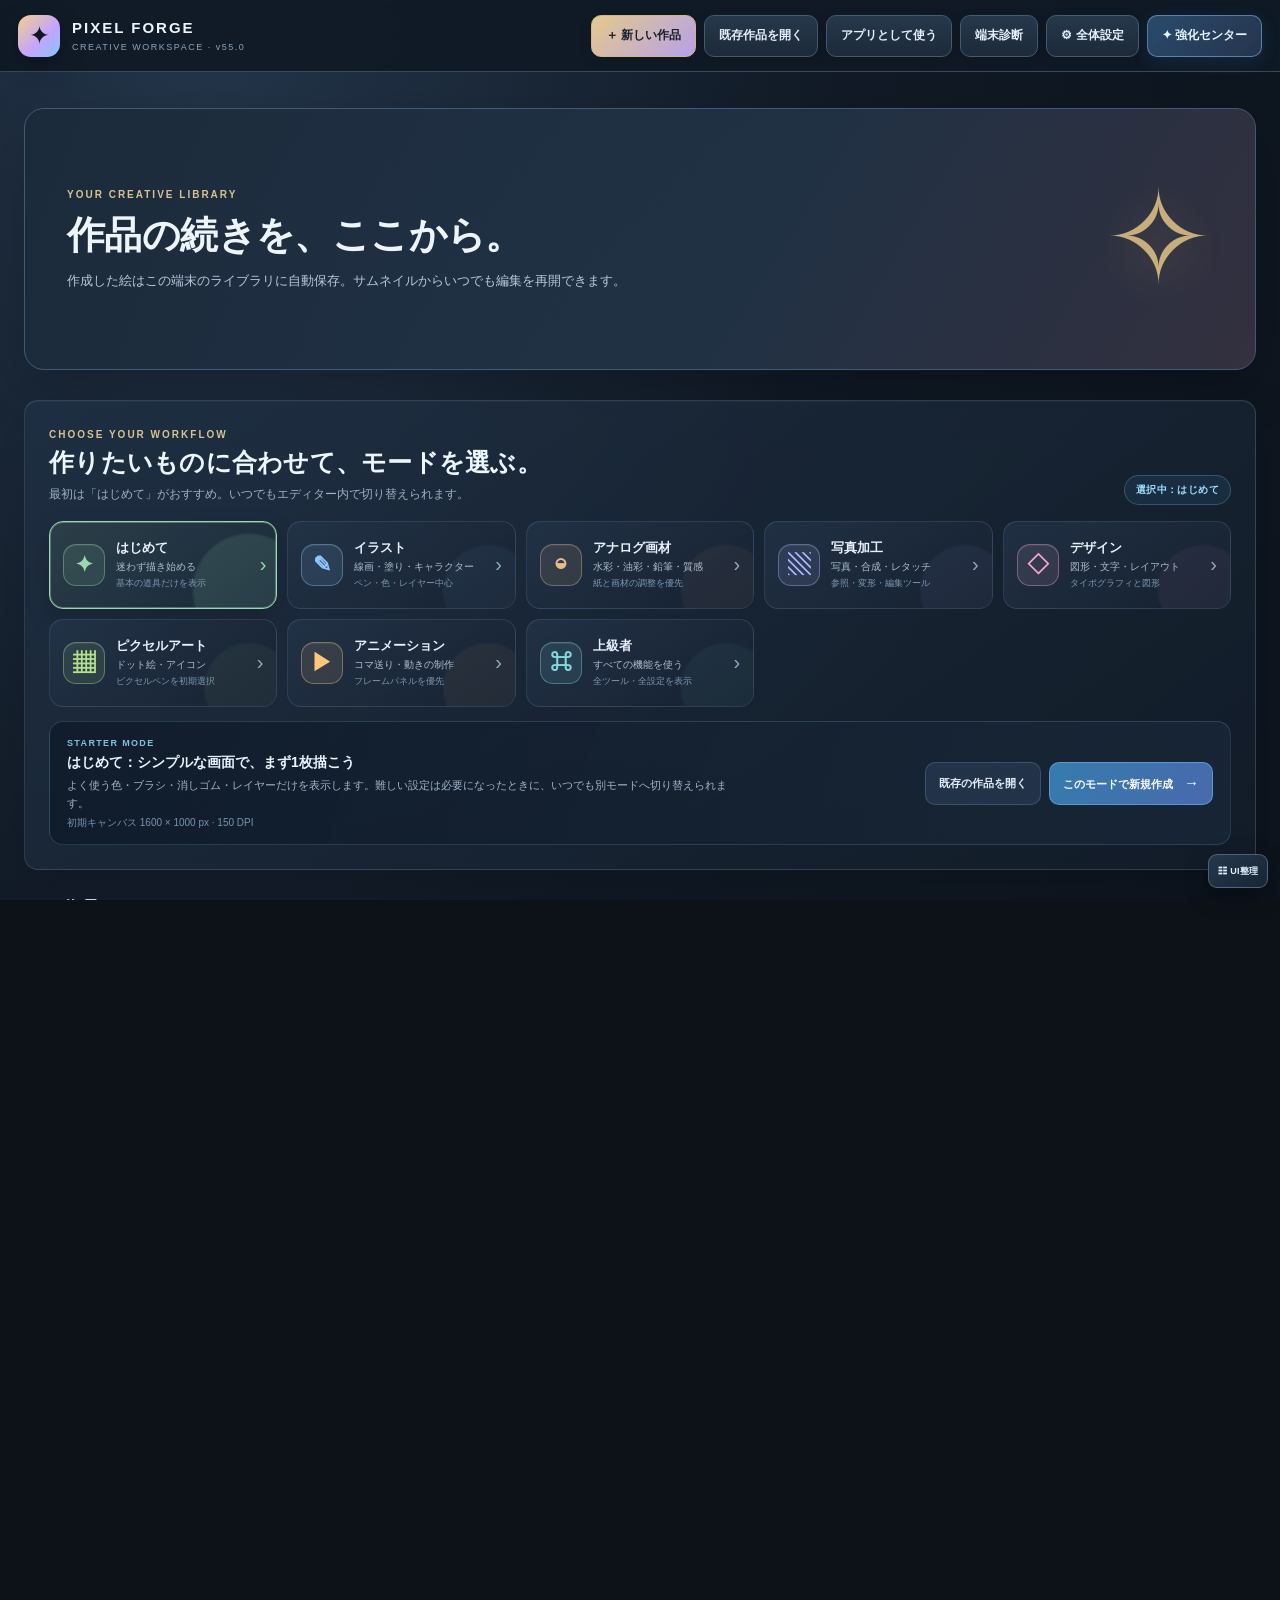
<file: index.html>
<!doctype html>
<html lang="ja">
<head>
<meta charset="utf-8">
<meta name="viewport" content="width=device-width, initial-scale=1, viewport-fit=cover">
<meta http-equiv="Content-Security-Policy" content="default-src 'self'; script-src 'self' 'unsafe-inline'; style-src 'self' 'unsafe-inline'; img-src 'self' data: blob:; font-src 'self' data:; connect-src 'self'; worker-src 'self' blob:; object-src 'none'; base-uri 'self'; form-action 'self'">
<meta name="referrer" content="same-origin">
<meta http-equiv="Permissions-Policy" content="camera=(), microphone=(), geolocation=(), payment=()">
<meta name="theme-color" content="#10151d">
<meta name="apple-mobile-web-app-capable" content="yes">
<meta name="apple-mobile-web-app-status-bar-style" content="black-translucent">
<meta name="apple-mobile-web-app-title" content="PIXEL FORGE">
<meta name="mobile-web-app-capable" content="yes">
<meta name="description" content="PIXEL FORGE STUDIO v55.0 - 制作管理・セキュリティ・配色ワークフロー強化">
<link rel="manifest" href="manifest.webmanifest">
<link rel="icon" href="./assets/images/icon.svg" type="image/svg+xml">
<link rel="apple-touch-icon" sizes="180x180" href="./assets/images/apple-touch-icon.png">
<title>PIXEL FORGE STUDIO · Web Studio Edition v55.0</title>
<style id="pf-startup-progress-critical">
#pfStartupProgress{position:fixed;z-index:2147483000;left:50%;bottom:max(12px,env(safe-area-inset-bottom));transform:translateX(-50%);width:min(430px,calc(100vw - 24px));padding:11px 13px 10px;border:1px solid rgba(133,171,213,.32);border-radius:13px;background:rgba(13,21,32,.94);color:#eaf2ff;box-shadow:0 12px 38px rgba(0,0,0,.32);font:500 12px/1.45 system-ui,-apple-system,"Segoe UI",sans-serif;backdrop-filter:blur(14px);pointer-events:none;opacity:1;visibility:visible;transition:opacity .35s ease,transform .35s ease}
#pfStartupProgress[hidden]{display:none!important}#pfStartupProgress.is-done{opacity:0;transform:translate(-50%,10px)}
#pfStartupProgress .pf-startup-top{display:flex;align-items:center;justify-content:space-between;gap:12px;margin-bottom:7px}
#pfStartupProgress .pf-startup-title{font-weight:750;letter-spacing:.02em}#pfStartupProgress .pf-startup-percent{font-variant-numeric:tabular-nums;color:#a9d1ff;font-weight:800}
#pfStartupProgress .pf-startup-track{height:6px;border-radius:99px;background:rgba(155,181,214,.17);overflow:hidden}
#pfStartupProgress .pf-startup-fill{display:block;width:4%;height:100%;border-radius:inherit;background:linear-gradient(90deg,#60b8ff,#8be7d1);box-shadow:0 0 12px rgba(96,184,255,.32);transition:width .24s ease-out}
#pfStartupProgress .pf-startup-detail{display:flex;justify-content:space-between;gap:10px;margin-top:6px;color:#a9b8cd;font-size:10px}
#pfStartupProgress .pf-startup-error{display:none;pointer-events:auto;margin-top:8px;padding:5px 10px;border:0;border-radius:7px;background:#d7eaff;color:#102033;font-weight:700}
#pfStartupProgress.is-error .pf-startup-error{display:inline-flex}#pfStartupProgress.is-error{pointer-events:auto}
@media(max-width:600px){#pfStartupProgress{bottom:max(8px,env(safe-area-inset-bottom));width:calc(100vw - 18px);padding:9px 11px;border-radius:10px}}
@media(prefers-reduced-motion:reduce){#pfStartupProgress,#pfStartupProgress *{transition:none!important;animation:none!important}}
</style>

<link rel="stylesheet" href="./css/style.css">
<link rel="stylesheet" href="./css/mobile-fix-v19.css">
<link rel="stylesheet" href="./css/home-ui-v21.css">
<link rel="stylesheet" href="./css/motion-engine-v26.css">
<link rel="stylesheet" href="./css/mobile-experience-v29.css">
<link rel="stylesheet" href="./css/mobile-experience-v30.css">
<link rel="stylesheet" href="./css/mobile-experience-v31.css">
<link rel="stylesheet" href="./css/mobile-experience-v32.css">
<link rel="stylesheet" href="./css/v34-fine-settings.css">
<link rel="stylesheet" href="./css/precision-motion-v35.css">
<link rel="stylesheet" href="./css/studio-expansion-v36.css">
  <link rel="stylesheet" href="./css/mode-workspaces-v37.css">
  <link rel="stylesheet" href="./css/mode-engines-v38.css">
  <link rel="stylesheet" href="./css/mobile-studio-v39.css">
  <link rel="stylesheet" href="./css/workbench-personalizer-v40.css">
  <link rel="stylesheet" href="./css/ui-layout-studio-v41.css">
  <link rel="stylesheet" href="./css/ui-compact-v43.css">
  <link rel="stylesheet" href="./css/window-manager-v44.css">
  <link rel="stylesheet" href="./css/window-manager-v45.css">
  <link rel="stylesheet" href="./css/forge-enhancement-suite-v48.css">
  <link rel="stylesheet" href="./css/adaptive-experience-v50.css">
<link rel="stylesheet" href="./css/adaptive-experience-v51.css">
<link rel="stylesheet" href="./css/adaptive-experience-v52.css">
<link rel="stylesheet" href="./css/adaptive-experience-v53.css">
<link rel="stylesheet" href="./css/mobile-workflow-v54.css">
<link rel="stylesheet" href="./css/forge-upgrade-v55.css">
</head>
<body class="pf-home-active pf-v45-starting">
<div id="pfStartupProgress" role="status" aria-live="polite" aria-label="PIXEL FORGEの起動状況">
  <div class="pf-startup-top"><span class="pf-startup-title" id="pfStartupTitle">PIXEL FORGE · 起動準備中</span><output class="pf-startup-percent" id="pfStartupPercent">4%</output></div>
  <div class="pf-startup-track"><span class="pf-startup-fill" id="pfStartupFill" role="progressbar" aria-label="アプリ起動の進捗" aria-valuemin="0" aria-valuemax="100" aria-valuenow="4"></span></div>
  <div class="pf-startup-detail"><span id="pfStartupDetail">画面と機能を準備しています</span><span id="pfStartupElapsed">0.0秒</span></div>
  <button type="button" class="pf-startup-error" id="pfStartupRetry">再読み込み</button>
</div>
<script id="pf-boot-progress-bootstrap">
(function(){
  'use strict';
  var root=document.getElementById('pfStartupProgress');if(!root)return;
  var started=performance.now(),value=4,loaded=0,failed=0,total=26,done=false,appLoaded=false;
  var title=document.getElementById('pfStartupTitle'),detail=document.getElementById('pfStartupDetail'),percent=document.getElementById('pfStartupPercent'),fill=document.getElementById('pfStartupFill'),elapsed=document.getElementById('pfStartupElapsed'),retry=document.getElementById('pfStartupRetry');
  function paint(){if(elapsed)elapsed.textContent=((performance.now()-started)/1000).toFixed(1)+'秒';}
  function set(next,label,sub){if(done)return;value=Math.max(value,Math.min(100,Math.max(0,Number(next)||0)));if(title&&label)title.textContent=label;if(detail&&sub!==undefined)detail.textContent=sub;if(percent)percent.textContent=Math.round(value)+'%';if(fill){fill.style.width=value+'%';fill.setAttribute('aria-valuenow',String(Math.round(value)));}paint();}
  function yieldPaint(){return new Promise(function(resolve){requestAnimationFrame(function(){requestAnimationFrame(resolve);});});}
  function complete(label,sub){if(done)return;clearTimeout(slow);clearTimeout(appLoadWatchdog);set(100,failed?'PIXEL FORGE · 起動完了（一部の拡張機能を読込できませんでした）':(label||'PIXEL FORGE · 準備完了'),sub||(failed?'任意モジュールの読込失敗 '+failed+' 件 · 基本機能は利用できます':'すべての初期化が完了しました'));done=true;document.body.classList.remove('pf-v45-starting');if(failed){root.classList.add('is-error');if(retry)retry.hidden=false;return;}root.classList.add('is-done');setTimeout(function(){root.hidden=true;},500);}
  function fail(message){if(done)return;clearTimeout(slow);clearTimeout(appLoadWatchdog);root.classList.add('is-error');set(99,'起動の一部で問題が発生しました',String(message||'ホーム画面は引き続き利用できます').slice(0,100));if(retry)retry.hidden=false;done=true;document.body.classList.remove('pf-v45-starting');}
  if(retry)retry.addEventListener('click',function(){location.reload();});
  var onScript=function(event){var target=event.target;if(!target||target.tagName!=='SCRIPT'||!target.hasAttribute('data-pf-boot-module'))return;loaded++;var isApp=/\/js\/app\.js(?:[?#]|$)/.test(target.src||'');if(event.type==='error'){failed++;if(target.hasAttribute('data-pf-required')||isApp){fail('必須スクリプトを読み込めません: '+(target.getAttribute('src')||'app.js'));return;}}else if(isApp){appLoaded=true;clearTimeout(appLoadWatchdog);}var pct=7+(loaded/total)*36;set(pct,'PIXEL FORGE · 機能モジュールを読み込み中',`スクリプト ${loaded}/${total}${failed?' · 任意機能の読込失敗 '+failed+'件':''}`);};
  document.addEventListener('load',onScript,true);document.addEventListener('error',onScript,true);
  var appLoadWatchdog=setTimeout(function(){if(!appLoaded&&!done)fail('必須の描画エンジン app.js の読み込みが20秒以内に完了しませんでした。通信・キャッシュを確認して再読み込みしてください。');},20000);
  document.addEventListener('DOMContentLoaded',function(){set(46,'PIXEL FORGE · 画面を初期化中',`機能モジュール ${loaded}/${total} 件を確認 · DOM準備完了`);},{once:true});
  var slow=setTimeout(function(){if(!done&&value<100)set(value,'PIXEL FORGE · 初期化を続行中','作品データや設定を確認しています。もう少しお待ちください');},7000);
  window.PF_BOOT_PROGRESS=Object.freeze({set:set,complete:function(a,b){clearTimeout(slow);complete(a,b);},fail:fail,yieldPaint:yieldPaint,getState:function(){return{percent:Math.round(value),loadedScripts:loaded,failedScripts:failed,totalScripts:total,elapsedMs:Math.round(performance.now()-started)};}});
  paint();var ticker=setInterval(function(){if(done){clearInterval(ticker);return;}paint();},500);
})();
</script>
<!-- First-paint guard: show the home shell before any async app/IndexedDB startup. -->
<script id="pf-home-first-paint-guard">
(function () {
  try {
    var root = document.documentElement;
    var body = document.body;
    body.classList.add('pf-home-active');
    var mobile = typeof window.matchMedia === 'function' &&
      window.matchMedia('(max-width:760px), (max-width:900px) and (any-pointer:coarse), (max-height:520px) and (any-pointer:coarse)').matches;
    root.setAttribute('data-pf-home-mode', mobile ? 'mobile' : 'desktop');
    root.classList.toggle('pf-home-mobile-active', !!mobile);
  } catch (error) {
    // The body class in the HTML is the final no-JS fallback.
  }
})();
</script>
<style id="pf-home-first-paint-fallback">
  body.pf-home-active #homeScreen { display:block !important; }
  body.pf-home-active #app { display:none !important; }
  @media (max-width:760px), (max-width:900px) and (any-pointer:coarse), (max-height:520px) and (any-pointer:coarse) {
    body.pf-home-active .pf-home-header { display:none !important; }
    body.pf-home-active .pf-home-mobile-header { display:flex !important; }
    body.pf-home-active .pf-home-mobile-hero { display:block !important; }
    body.pf-home-active .pf-home-mobile-dock { display:grid !important; }
  }
</style>
<section class="pf-home-screen" id="homeScreen" aria-label="作品ライブラリ">
  <header class="pf-home-header">
    <div class="pf-home-brand"><span class="pf-home-mark">✦</span><div><strong>PIXEL FORGE</strong><small>CREATIVE WORKSPACE · v55.0</small></div></div>
    <div class="pf-home-actions"><button type="button" class="pf-home-btn pf-home-primary" id="homeNew" data-pf-home-action="new">＋ 新しい作品</button><button type="button" class="pf-home-btn" id="homeImport" data-pf-home-action="import">既存作品を開く</button><button type="button" class="pf-home-btn" id="homeInstall" data-pf-home-action="install">アプリとして使う</button><button type="button" class="pf-home-btn" id="homeDiagnostics" data-pf-home-action="diagnostics">端末診断</button><button type="button" class="pf-home-btn" id="homeSettings" data-pf-home-action="settings">⚙ 全体設定</button></div>
  </header>
  <!-- Dedicated phone home shell. The library itself remains shared with desktop. -->
  <header class="pf-home-mobile-header" aria-label="スマホ用ホームヘッダー">
    <div class="pf-home-brand"><span class="pf-home-mark">✦</span><div><strong>PIXEL FORGE</strong><small>STUDIO · v55.0</small></div></div>
    <div class="pf-home-mobile-head-actions">
      <button type="button" class="pf-mobile-icon-btn" data-pf-home-action="install" aria-label="アプリとして使う" title="アプリとして使う">⇧</button>
      <button type="button" class="pf-mobile-icon-btn" data-pf-home-action="diagnostics" aria-label="端末診断" title="端末診断">✓</button>
      <button type="button" class="pf-mobile-icon-btn" data-pf-home-action="settings" aria-label="全体設定" title="全体設定">⚙</button>
    </div>
  </header>
  <main class="pf-home-main">
    <section class="pf-home-mobile-hero" aria-label="新しい作品を作成">
      <div class="pf-mobile-hero-top"><span>YOUR CREATIVE SPACE</span><span class="pf-mobile-local-pill"><i></i> この端末に保存</span></div>
      <h1>描く時間を、<br>ここから。</h1>
      <p>思いついたらすぐに描き始められます。作品はこの端末のライブラリに保存されます。</p>
      <div class="pf-mobile-quick-actions">
        <button type="button" class="pf-mobile-quick-primary" data-pf-home-action="new"><span class="pf-mobile-action-icon">＋</span><span><b>新しい作品</b><small>キャンバスを作成する</small></span><span class="pf-mobile-action-arrow">›</span></button>
        <button type="button" class="pf-mobile-quick-secondary" data-pf-home-action="import"><span class="pf-mobile-action-icon">↥</span><span><b>作品を読み込む</b><small>.pforge ファイルを開く</small></span><span class="pf-mobile-action-arrow">›</span></button>
      </div>
      <div class="pf-mobile-home-stats"><div><b id="mobileLibraryCount">0</b><span>保存中の作品</span></div><div><b>LOCAL</b><span>端末内ライブラリ</span></div><div><b>READY</b><span>いつでも編集再開</span></div></div>
    </section>
    <section class="pf-home-hero"><div><span class="pf-home-eyebrow">YOUR CREATIVE LIBRARY</span><h1>作品の続きを、ここから。</h1><p>作成した絵はこの端末のライブラリに自動保存。サムネイルからいつでも編集を再開できます。</p></div><div class="pf-home-hero-mark">✧</div></section>
    <section class="pf-mode-picker" id="pfModePicker" aria-labelledby="pfModePickerTitle">
      <div class="pf-mode-heading">
        <div><span class="pf-home-eyebrow">CHOOSE YOUR WORKFLOW</span><h2 id="pfModePickerTitle">作りたいものに合わせて、モードを選ぶ。</h2><p>最初は「はじめて」がおすすめ。いつでもエディター内で切り替えられます。</p></div>
        <span class="pf-mode-selected-pill" id="pfModeSelectedPill">選択中：はじめて</span>
      </div>
      <div class="pf-mode-grid" id="pfModeGrid" role="group" aria-label="制作モード">
        <button type="button" class="pf-mode-card" data-pf-mode-select="beginner" aria-pressed="true"><span class="pf-mode-icon">✦</span><span class="pf-mode-card-copy"><strong>はじめて</strong><small>迷わず描き始める</small><em>基本の道具だけを表示</em></span><span class="pf-mode-card-arrow">›</span></button>
        <button type="button" class="pf-mode-card" data-pf-mode-select="illustration" aria-pressed="false"><span class="pf-mode-icon">✎</span><span class="pf-mode-card-copy"><strong>イラスト</strong><small>線画・塗り・キャラクター</small><em>ペン・色・レイヤー中心</em></span><span class="pf-mode-card-arrow">›</span></button>
        <button type="button" class="pf-mode-card" data-pf-mode-select="painting" aria-pressed="false"><span class="pf-mode-icon">◒</span><span class="pf-mode-card-copy"><strong>アナログ画材</strong><small>水彩・油彩・鉛筆・質感</small><em>紙と画材の調整を優先</em></span><span class="pf-mode-card-arrow">›</span></button>
        <button type="button" class="pf-mode-card" data-pf-mode-select="photo" aria-pressed="false"><span class="pf-mode-icon">▧</span><span class="pf-mode-card-copy"><strong>写真加工</strong><small>写真・合成・レタッチ</small><em>参照・変形・編集ツール</em></span><span class="pf-mode-card-arrow">›</span></button>
        <button type="button" class="pf-mode-card" data-pf-mode-select="design" aria-pressed="false"><span class="pf-mode-icon">◇</span><span class="pf-mode-card-copy"><strong>デザイン</strong><small>図形・文字・レイアウト</small><em>タイポグラフィと図形</em></span><span class="pf-mode-card-arrow">›</span></button>
        <button type="button" class="pf-mode-card" data-pf-mode-select="pixel" aria-pressed="false"><span class="pf-mode-icon">▦</span><span class="pf-mode-card-copy"><strong>ピクセルアート</strong><small>ドット絵・アイコン</small><em>ピクセルペンを初期選択</em></span><span class="pf-mode-card-arrow">›</span></button>
        <button type="button" class="pf-mode-card" data-pf-mode-select="animation" aria-pressed="false"><span class="pf-mode-icon">▶</span><span class="pf-mode-card-copy"><strong>アニメーション</strong><small>コマ送り・動きの制作</small><em>フレームパネルを優先</em></span><span class="pf-mode-card-arrow">›</span></button>
        <button type="button" class="pf-mode-card" data-pf-mode-select="pro" aria-pressed="false"><span class="pf-mode-icon">⌘</span><span class="pf-mode-card-copy"><strong>上級者</strong><small>すべての機能を使う</small><em>全ツール・全設定を表示</em></span><span class="pf-mode-card-arrow">›</span></button>
      </div>
      <div class="pf-mode-detail" id="pfModeDetail" aria-live="polite">
        <div class="pf-mode-detail-copy"><span id="pfModeDetailLevel">STARTER MODE</span><strong id="pfModeDetailTitle">はじめて：シンプルな画面で描いてみよう</strong><p id="pfModeDetailText">よく使う色・ブラシ・レイヤーだけを表示します。難しい設定は必要になったときに、いつでも別モードで開けます。</p><small id="pfModeDetailMeta">初期キャンバス 1600 × 1000 px · 150 DPI</small></div>
        <div class="pf-mode-detail-actions"><button type="button" class="pf-mode-secondary" id="pfModeLibraryJump">既存の作品を開く</button><button type="button" class="pf-mode-start" id="pfModeStart">このモードで新規作成 <span>→</span></button></div>
      </div>
    </section>
    <section class="pf-library-section" id="librarySection"><div class="pf-library-heading"><div><h2>マイ作品</h2><span id="libraryCount">0 作品</span></div><button type="button" class="pf-home-btn" id="homeRefresh" data-pf-home-action="refresh">↻ 更新</button></div>
      <div class="pf-library-controls"><label class="pf-library-search"><span>⌕</span><input id="librarySearch" type="search" placeholder="作品名で検索" autocomplete="off" aria-label="作品名で検索"></label><select id="librarySort" aria-label="作品の並び順"><option value="updated">最終編集が新しい順</option><option value="created">作成日が新しい順</option><option value="name">名前順</option></select></div>
      <section class="pf-home-recovery" aria-label="作品の引き継ぎと復元">
        <div class="pf-home-recovery-copy"><b>作品の引き継ぎ・復元</b><p>バージョン更新や別端末への移行で作品が見つからないときは、以前の環境で作成した .pfarchive をここから復元できます。</p><small id="homeStorageOrigin">このブラウザの保存先を確認しています…</small></div>
        <div class="pf-home-recovery-actions"><button type="button" class="pf-home-btn pf-home-primary" id="homeArchiveImport">.pfarchive を復元</button><button type="button" class="pf-home-btn" id="homeArchiveExport">全作品をバックアップ</button></div>
      </section>
      <div class="pf-library-bulkbar" id="libraryBulkBar" aria-label="作品の一括操作">
        <div class="pf-library-bulkmeta"><strong id="librarySelectionCount" aria-live="polite">0 件選択中</strong><span id="librarySelectionHint">作品カードのチェックで選択できます</span></div>
        <div class="pf-library-bulkactions">
          <button class="pf-home-btn" type="button" id="librarySelectVisible">表示中を全選択</button>
          <button class="pf-home-btn" type="button" id="libraryClearSelection" disabled>選択解除</button>
          <button class="pf-home-btn pf-home-danger" type="button" id="libraryBulkDelete" disabled>選択した作品を一括削除</button>
        </div>
      </div>
      <div class="pf-art-grid" id="libraryGrid"></div><div class="pf-library-empty hidden" id="libraryEmpty"><div>✦</div><strong>まだ作品がありません</strong><p>「新しい作品」からキャンバスを作成するか、以前の .pforge ファイルを読み込んでください。</p><button class="pf-home-btn pf-home-primary" type="button" onclick="document.getElementById('homeNew').click()">最初の作品を作る</button></div>
      <p class="pf-library-status" id="libraryStatus">この端末の作品を読み込んでいます…</p><p class="pf-home-boot-warning hidden" id="homeBootWarning" role="alert" aria-live="assertive">アプリの一部機能を初期化できませんでした。ページを再読み込みしてください。</p>
    </section>
    <nav class="pf-home-mobile-dock" aria-label="ホームのクイック操作">
      <button type="button" data-pf-home-action="new"><span>＋</span><small>新規作成</small></button>
      <button type="button" data-pf-home-action="import"><span>↥</span><small>読み込む</small></button>
      <button type="button" data-pf-home-action="refresh"><span>↻</span><small>更新</small></button>
      <button type="button" data-pf-home-action="diagnostics"><span>✓</span><small>診断</small></button>
      <button type="button" data-pf-home-action="settings"><span>⚙</span><small>設定</small></button>
    </nav>
    <footer class="pf-home-footer"><span>PIXEL FORGE STUDIO · LOCAL FIRST</span><span>作品データはこのブラウザ内に保存されます。大切な作品は .pforge でもバックアップしてください。</span></footer>
  </main>
</section>
<div class="pf-settings-backdrop hidden" id="appSettingsModal" role="dialog" aria-modal="true" aria-labelledby="appSettingsTitle" aria-hidden="true"><section class="pf-settings-modal"><header><div><span>STUDIO PREFERENCES</span><h2 id="appSettingsTitle">アプリ全体設定</h2></div><button type="button" id="settingsClose" data-pf-window-close aria-label="閉じる">×</button></header><div class="pf-settings-content">
  <label class="pf-setting-row"><span><b>アプリの外観</b><small>ホームと編集画面のテーマ</small></span><select id="settingTheme"><option value="midnight">Midnight · ブルーグレー</option><option value="warm">Warm · ウォームダーク</option><option value="light">Light · ライト</option></select></label>
  <label class="pf-setting-row"><span><b>UI の表示倍率</b><small>ボタン・文字の見やすさ</small></span><span class="pf-setting-control"><input id="settingUiScale" type="range" min="85" max="120" value="100"><output id="settingUiScaleValue">100%</output></span></label>
  <label class="pf-setting-row"><span><b>自動保存間隔</b><small>作品データをライブラリへ保存する間隔</small></span><select id="settingAutosave"><option value="3">3 秒</option><option value="5">5 秒</option><option value="7">7 秒</option><option value="10">10 秒</option><option value="15">15 秒</option><option value="30">30 秒</option></select></label>
  <div class="pf-setting-row"><span><b>新規キャンバスの初期サイズ</b><small>新しい作品ダイアログの初期値</small></span><div class="pf-setting-size"><label>幅<input id="settingDefaultWidth" type="number" min="64" max="12000" value="1600"></label><label>高さ<input id="settingDefaultHeight" type="number" min="64" max="12000" value="1000"></label></div></div>
  <div class="pf-setting-row"><span><b>新規作品の背景</b><small>新しいキャンバスを作るときの初期背景</small></span><select id="settingDefaultBackground"><option value="white">白</option><option value="transparent">透明</option><option value="dark">ダークグレー</option></select></div>
  <div class="pf-setting-row"><span><b>新規作品の解像度</b><small>新しいキャンバスの初期 DPI</small></span><select id="settingDefaultDpi"><option value="72">72 DPI</option><option value="96">96 DPI</option><option value="150">150 DPI</option><option value="300">300 DPI</option><option value="350">350 DPI</option><option value="600">600 DPI</option></select></div>
  <div class="pf-setting-row"><span><b>ホームの作品カード</b><small>ライブラリ一覧の情報密度</small></span><select id="settingHomeGrid"><option value="comfortable">標準</option><option value="compact">コンパクト</option></select></div>
  <div class="pf-setting-row"><span><b>スマホのタッチボタン</b><small>指で押しやすいボタンサイズ</small></span><select id="settingTouchTargets"><option value="normal">標準</option><option value="large">大きめ</option></select></div>
  <label class="pf-setting-check"><input id="settingConfirmDelete" type="checkbox" checked><span><b>作品削除前に確認する</b><small>誤操作による削除を防止します</small></span></label>
  <label class="pf-setting-check"><input id="settingReducedMotion" type="checkbox"><span><b>アニメーションを減らす</b><small>画面効果を抑えて操作を落ち着かせます</small></span></label>
  <section class="pf-ui-layout-settings" aria-label="エディタUIの配置カスタマイズ">
    <div class="pf-ui-layout-head"><div><b>エディタUIの配置カスタマイズ</b><small>ツールバーや設定パネルをドラッグして移動。上部ボタン・下部クイックツールはドラッグで順番を変更できます。</small></div><span class="pf-ui-layout-tag">PERSONALIZE</span></div>
    <div class="pf-ui-layout-actions"><button type="button" class="pf-home-btn pf-ui-layout-start" id="pfUiCustomizeStart">配置をカスタマイズ</button><button type="button" class="pf-home-btn" id="pfUiLayoutReset">初期配置に戻す</button></div>
    <small class="pf-ui-layout-status" id="pfUiLayoutStatus" role="status" aria-live="polite">端末サイズごとに配置を保存します。</small>
  </section>
  <section class="pf-cache-settings" aria-label="サイトキャッシュ管理">
    <div class="pf-cache-settings-head"><div><b>サイトキャッシュ管理</b><small>作品・レイヤー・ブラシ設定を残したまま、オフライン用ファイルキャッシュだけを削除します。</small></div><span id="pfCacheStatus" role="status" aria-live="polite">容量を確認しています…</span></div>
    <div class="pf-cache-settings-actions"><button type="button" class="pf-home-btn pf-cache-clear" id="pfClearSiteCache">キャッシュを0にする</button><button type="button" class="pf-home-btn" id="pfEnableOfflineCache">オフラインキャッシュを再有効化</button></div>
    <p class="pf-prefs-storage-foot">削除対象はこのサイトの Cache Storage と Service Worker です。IndexedDB の作品、.pforge ファイル、ブラシ・画面設定は削除しません。ブラウザ内部のHTTPメモリ／ディスクキャッシュはWebアプリから直接削除できません。</p>
  </section>
  <section class="pf-prefs-storage" aria-label="編集設定の保存">
    <div class="pf-prefs-storage-head"><div><b>編集設定・筆設定の自動保存</b><small>ブラシ・紙質・筆圧・消しゴム・タッチ操作・各パネルの開閉状態を次回起動時に復元します。</small></div><span id="pfPrefsSaveStatus" role="status" aria-live="polite">設定を確認しています…</span></div>
    <div class="pf-prefs-storage-actions"><button type="button" class="pf-home-btn" id="pfPrefsSaveNow">今すぐ保存</button><button type="button" class="pf-home-btn" id="pfPrefsExport">設定をバックアップ</button><button type="button" class="pf-home-btn" id="pfPrefsImport">設定を復元</button><input type="file" id="pfPrefsImportFile" accept=".pfsettings,.json,application/json" hidden></div>
    <p class="pf-prefs-storage-foot">設定バックアップは別端末・別ブラウザへの移行にも使えます。作品の絵やレイヤー画像は含みません。作品は .pforge で別途保存してください。</p>
  </section>
  <section class="pf-archive-settings" aria-label="作品データ一括バックアップ・復元">
    <div><b>作品データ一括バックアップ・復元</b><small>保存済みの全作品を1つの .pfarchive にまとめます。PC・スマホ・ブラウザ間で移すときや、バージョン更新前の保険に使えます。</small></div>
    <div class="pf-archive-actions"><button type="button" class="pf-home-btn pf-home-primary" id="pfArchiveExport">全作品をバックアップ</button><button type="button" class="pf-home-btn" id="pfArchiveImport">バックアップを復元</button><input type="file" id="pfArchiveImportFile" accept=".pfarchive,application/json" hidden></div>
    <p>同じブラウザ・同じサイトURLでの更新では作品ライブラリを引き継ぎます。URLやポート番号が変わる別オリジンへの移行では、このバックアップを新しい環境で復元してください。</p>
  </section>
  <div class="pf-settings-note">作品ライブラリは IndexedDB に保存されます。設定もローカルストレージと IndexedDB に二重保存し、ブラウザのデータ消去に備えて .pfsettings と .pforge を別々にバックアップできます。</div>
</div><footer><button type="button" class="pf-home-btn" id="settingsReset">初期値に戻す</button><button type="button" class="pf-home-btn" id="settingsCancel">キャンセル</button><button type="button" class="pf-home-btn pf-home-primary" id="settingsSave">設定を保存</button></footer></section></div>
<div class="pf-settings-backdrop hidden" id="pfDiagnosticsModal" role="dialog" aria-modal="true" aria-labelledby="pfDiagnosticsTitle" aria-hidden="true">
  <section class="pf-settings-modal pf-diagnostics-modal">
    <header><div><span>DEVICE & BROWSER CHECK</span><h2 id="pfDiagnosticsTitle">端末・ブラウザ動作診断</h2></div><button type="button" id="pfDiagnosticsClose" data-pf-window-close aria-label="閉じる">×</button></header>
    <div class="pf-settings-content">
      <p class="pf-diagnostics-intro">表示領域、タッチ入力、保存機能、PWA対応などをこの端末上で確認します。診断は作品データを変更しません。</p>
      <div class="pf-diagnostics-summary" id="pfDiagnosticsSummary" role="status" aria-live="polite">診断を開始してください。</div>
      <div class="pf-diagnostics-list" id="pfDiagnosticsList" aria-label="診断結果"></div>
    </div>
    <footer><button type="button" class="pf-home-btn" id="pfDiagnosticsCopy">結果をコピー</button><div class="pf-diagnostics-actions"><button type="button" class="pf-home-btn" id="pfDiagnosticsCloseBottom">閉じる</button><button type="button" class="pf-home-btn pf-home-primary" id="pfDiagnosticsRun">再チェック</button></div></footer>
  </section>
</div>
<div class="pf-settings-backdrop hidden" id="installHelpModal" role="dialog" aria-modal="true" aria-labelledby="pfInstallHelpTitle" aria-hidden="true"><section class="pf-settings-modal pf-install-modal"><header><div><span>APP INSTALLATION</span><h2 id="pfInstallHelpTitle">PIXEL FORGE をアプリとして使う</h2></div><button type="button" id="installHelpClose" data-pf-window-close aria-label="閉じる">×</button></header><div class="pf-settings-content"><p>このブラウザでは自動インストール案内が利用できない場合があります。</p><ol><li>Edge / Chrome の右上メニューを開く</li><li>「アプリ」または「ホーム画面に追加」を選ぶ</li><li>PIXEL FORGE をインストール / 追加する</li></ol><p>インストール項目が表示されない場合は、HTTPS または localhost で開いてください。</p></div></section></div>
<div class="pf-command-backdrop hidden" id="pfCommandPalette" role="dialog" aria-modal="true" aria-labelledby="pfCommandTitle" aria-hidden="true">
  <section class="pf-command-dialog">
    <header class="pf-command-head"><div><span>PIXEL FORGE · QUICK ACTIONS</span><h2 id="pfCommandTitle">コマンドパレット</h2></div><button type="button" id="pfCommandClose" data-pf-window-close aria-label="閉じる">×</button></header>
    <label class="pf-command-search"><span>⌕</span><input id="pfCommandSearch" type="search" placeholder="画材・紙質・設定・操作を検索…" autocomplete="off" spellcheck="false" aria-label="コマンドを検索"><kbd>ESC</kbd></label>
    <div class="pf-command-meta"><span id="pfCommandCount" aria-live="polite">コマンドを準備しています…</span><span>↑ ↓ 選択 · Enter 実行</span></div>
    <div class="pf-command-results" id="pfCommandResults" role="listbox" aria-label="検索結果"></div>
    <footer class="pf-command-foot"><span>既存の設定と操作を直接実行 · Ctrl / ⌘ + K</span><span id="pfCommandCategoryCount"></span></footer>
  </section>
</div>
<div id="app">
  <header class="topbar">
    <div class="brand"><div class="brandmark">✦</div><div>PIXEL FORGE <small>PRO DIGITAL ART STUDIO</small></div></div>
    <nav class="menu">
      <button id="menuFile">ファイル ▾</button><button id="menuEdit">編集 ▾</button><button id="menuCanvas">キャンバス ▾</button><button id="menuView">表示 ▾</button><button id="menuHelp">ヘルプ</button>
    </nav>
    <div class="topspacer"></div><div class="docname" id="docName">Untitled · 1600 × 1000</div>
    <button class="topbtn" id="commandPaletteButton" title="コマンドパレット（Ctrl/⌘+K）" aria-label="コマンドパレットを開く">⌕<span class="toplabel">コマンド</span></button><button class="topbtn" id="homeButton" title="作品ライブラリへ戻る" aria-label="作品ライブラリへ戻る">⌂<span class="toplabel">ホーム</span></button><button class="topbtn" id="settingsButton" title="アプリ全体設定" aria-label="アプリ全体設定を開く">⚙</button><button class="topbtn" id="helpSiteButton" title="使い方サイトを開く" aria-label="使い方サイトを開く">？</button><button class="topbtn" id="panelToggle" title="設定パネルの表示/非表示"><span class="topicon">☷</span><span class="toplabel">パネル</span></button><button class="topbtn" id="newBtn" aria-label="新しい作品を作成"><span class="topicon">＋</span><span class="toplabel">新規</span></button><button class="topbtn primary" id="saveBtn" aria-label="作品を保存"><span class="topicon">▣</span><span class="toplabel">保存</span></button>
  </header>
  <section class="update-notice" id="updateNotice" aria-label="アップデート情報" aria-live="polite">
    <div class="update-notice-mark" aria-hidden="true">✦</div>
    <div class="update-notice-content">
      <div class="update-notice-title"><strong>PIXEL FORGE STUDIO v55.0 · FORGE CONTROL CENTER & SECURITY HARDENING</strong><span>NEW</span></div>
      <p>強化センターを追加。レイヤー管理、配色補助、ズーム、キャンバス拡張、作品バックアップ、診断ツールをまとめ、ファイル読込検査とローカル配信時のセキュリティヘッダーも強化しました。</p>
      <a href="./docs/CHANGELOG_v55_JA.md" target="_blank" rel="noopener noreferrer">v55.0の変更点を見る ↗</a>
    </div>
    <button type="button" class="update-notice-close" id="updateNoticeClose" aria-label="アップデート情報を閉じる" title="閉じる">×</button>
  </section>
  <div class="menuPopup hidden" id="menuPopup" role="menu" aria-label="メニュー" aria-hidden="true"></div>
  <main class="workspace">
    <aside class="leftbar" id="leftbar" aria-label="ツール">
      <button class="tool active" data-tool="brush" title="ブラシ (B)" aria-label="ブラシ"><svg class="ico" viewBox="0 0 24 24"><path d="m4 20 4.5-1 10-10a2.1 2.1 0 0 0-3-3l-10 10L4 20Z"/><path d="m14.5 7.5 3 3"/></svg><span class="tip">ブラシ <span class="kbd">B</span></span></button>
      <button class="tool" data-tool="eraser" title="消しゴム (E)" aria-label="消しゴム"><svg class="ico" viewBox="0 0 24 24"><path d="m7 17-3-3 9-9 7 7-5 5H7Z"/><path d="m11 9 7 7M7 17h12"/></svg><span class="tip">消しゴム <span class="kbd">E</span></span></button><button class="tool" data-tool="smudge" title="指先・ぼかし混色 (S)" aria-label="指先・ぼかし"><svg class="ico" viewBox="0 0 24 24"><path d="M7 20c-1.3-2.4-2.7-4.7-3.2-7.2-.3-1.3.9-2.1 2-1.2l2.3 2.2V5.5a1.5 1.5 0 0 1 3 0v5-7a1.5 1.5 0 0 1 3 0v7-5a1.5 1.5 0 0 1 3 0v6l1-2a1.5 1.5 0 0 1 2.8 1c-.3 4.6-1.4 7.5-4.2 9.5-2.4 1.7-8.1 1.2-10.7-1Z"/></svg><span class="tip">指先・ぼかし混色 <span class="kbd">S</span></span></button>
      <button class="tool" data-tool="line" title="直線 (L)" aria-label="直線"><svg class="ico" viewBox="0 0 24 24"><path d="M5 19 19 5"/></svg><span class="tip">直線 <span class="kbd">L</span></span></button>
      <button class="tool" data-tool="rect" title="四角形 (R)" aria-label="四角形"><svg class="ico" viewBox="0 0 24 24"><rect x="4" y="5" width="16" height="14" rx="1"/></svg><span class="tip">四角形 <span class="kbd">R</span></span></button>
      <button class="tool" data-tool="ellipse" title="楕円 (O)" aria-label="楕円"><svg class="ico" viewBox="0 0 24 24"><ellipse cx="12" cy="12" rx="8" ry="6.5"/></svg><span class="tip">楕円 <span class="kbd">O</span></span></button>

      <button class="tool" data-tool="triangle" title="三角形" aria-label="三角形"><svg class="ico" viewBox="0 0 24 24"><path d="M12 4 21 20H3L12 4Z"/></svg><span class="tip">三角形</span></button>
      <button class="tool" data-tool="star" title="星形" aria-label="星形"><svg class="ico" viewBox="0 0 24 24"><path d="m12 2 2.9 7.1 7.6.5-5.8 4.8 1.9 7.4-6.6-4-6.6 4 1.9-7.4L1.5 9.6l7.6-.5L12 2Z"/></svg><span class="tip">星形</span></button>
      <button class="tool" data-tool="roundedRect" title="角丸長方形" aria-label="角丸長方形"><svg class="ico" viewBox="0 0 24 24"><rect x="3" y="5" width="18" height="14" rx="4"/></svg><span class="tip">角丸長方形</span></button>
      <button class="tool" data-tool="polygon" title="多角形" aria-label="多角形"><svg class="ico" viewBox="0 0 24 24"><path d="m12 2 9 6-3.5 12h-11L3 8l9-6Z"/></svg><span class="tip">多角形</span></button>
      <button class="tool" data-tool="arrow" title="矢印" aria-label="矢印"><svg class="ico" viewBox="0 0 24 24"><path d="M4 20 20 4m-9 0h9v9"/></svg><span class="tip">矢印</span></button>
      <button class="tool" data-tool="curve" title="ベジェ曲線 (U)" aria-label="ベジェ曲線"><svg class="ico" viewBox="0 0 24 24"><path d="M3 19C7 19 7 5 21 5"/><circle cx="3" cy="19" r="1.5"/><circle cx="21" cy="5" r="1.5"/></svg><span class="tip">ベジェ曲線 <span class="kbd">U</span></span></button>
      <button class="tool" data-tool="gradient" title="グラデーション (D)" aria-label="グラデーション"><svg class="ico" viewBox="0 0 24 24"><path d="M4 18 18 4M7 20l13-13M4 12l8-8"/><path d="m4 18 2 2"/></svg><span class="tip">グラデーション <span class="kbd">D</span></span></button>
      <button class="tool" data-tool="move" title="レイヤー移動 (M)" aria-label="レイヤー移動"><svg class="ico" viewBox="0 0 24 24"><path d="M12 2v20M2 12h20M12 2l-3 3m3-3 3 3M12 22l-3-3m3 3 3-3M2 12l3-3m-3 3 3 3m16-3-3-3m3 3-3 3"/></svg><span class="tip">レイヤー移動 <span class="kbd">M</span></span></button>
      <button class="tool" data-tool="transform" title="オブジェクト変形 (V)" aria-label="オブジェクト変形"><svg class="ico" viewBox="0 0 24 24"><path d="M4 4h16v16H4z"/><path d="M12 4v-2m0 20v-2M4 12H2m20 0h-2M8 8l8 8"/><circle cx="12" cy="12" r="2"/></svg><span class="tip">変形（枠内で移動・上で回転・角で拡大） <span class="kbd">V</span></span></button>
      <div class="toolsep"></div>
      <button class="tool" data-tool="fill" title="塗りつぶし (G)" aria-label="塗りつぶし"><svg class="ico" viewBox="0 0 24 24"><path d="m4 13 8-8 8 8-8 8-8-8Z"/><path d="m8 9 8 8M18 18h3"/></svg><span class="tip">塗りつぶし <span class="kbd">G</span></span></button>
      <button class="tool" data-tool="eyedropper" title="スポイト (I)" aria-label="スポイト"><svg class="ico" viewBox="0 0 24 24"><path d="m15 4 5 5M13 6l5 5-9 9-5 1 1-5 8-10Z"/></svg><span class="tip">スポイト <span class="kbd">I</span></span></button>
      <button class="tool" data-tool="text" title="テキスト (T)" aria-label="テキスト"><svg class="ico" viewBox="0 0 24 24"><path d="M4 5h16M12 5v14M8 19h8"/></svg><span class="tip">テキスト <span class="kbd">T</span></span></button>
      <button class="tool" data-tool="hand" title="手のひら (H)" aria-label="手のひら"><svg class="ico" viewBox="0 0 24 24"><path d="M8 12V5a1.5 1.5 0 0 1 3 0v6-8a1.5 1.5 0 0 1 3 0v8-6a1.5 1.5 0 0 1 3 0v8-4a1.5 1.5 0 0 1 3 0v7c0 4-2.5 6-6 6h-2c-2 0-3.5-1-4.5-2.5L4 14a1.6 1.6 0 0 1 2.5-2L8 14"/></svg><span class="tip">手のひら <span class="kbd">H</span></span></button>
      <div class="toolsep"></div>
      <button class="tool" id="undoBtn" title="元に戻す (Ctrl+Z)" aria-label="元に戻す"><svg class="ico" viewBox="0 0 24 24"><path d="M9 14 4 9l5-5M4 9h9a7 7 0 0 1 0 14h-2"/></svg></button><button class="tool" id="redoBtn" title="やり直す (Ctrl+Shift+Z)" aria-label="やり直す"><svg class="ico" viewBox="0 0 24 24"><path d="m15 14 5-5-5-5m5 5h-9a7 7 0 0 0 0 14h2"/></svg></button>
      <div class="toolsep"></div>
      <button class="tool" id="importBtn" title="画像をレイヤーとして読み込む" aria-label="画像を読み込む"><svg class="ico" viewBox="0 0 24 24"><rect x="3" y="4" width="18" height="16" rx="2"/><circle cx="9" cy="9" r="1.5"/><path d="m4 17 5-5 4 4 3-3 4 4"/></svg></button><button class="tool" id="psdImportBtn" title="PSDを開く" aria-label="PSDを開く"><svg class="ico" viewBox="0 0 24 24"><path d="M5 3h10l4 4v14H5zM14 3v5h5"/><path d="M8 16v-5h3a2 2 0 0 1 0 4H8m7-4h3m-3 0v5"/></svg></button><input id="imageInput" type="file" accept="image/*" hidden><input id="traceInput" type="file" accept="image/*" hidden><input id="psdInput" type="file" accept=".psd,application/photoshop" hidden>
    </aside>
    <section class="center">
      <div class="contextbar">
        <div class="pf-editor-mode-control"><span>MODE</span><select id="pfEditorModeSelect" aria-label="エディターモード"><option value="beginner">はじめて</option><option value="illustration">イラスト</option><option value="painting">アナログ画材</option><option value="photo">写真加工</option><option value="design">デザイン</option><option value="pixel">ピクセルアート</option><option value="animation">アニメーション</option><option value="pro">上級者</option></select><button type="button" id="pfModeBackHome" title="ホームのモード一覧へ戻る">モード一覧</button></div>
        <div class="context-group"><label>サイズ</label><input id="sizeRange" type="range" min="1" max="250" value="18"><input id="sizeNumber" type="number" min="1" max="500" value="18"></div>
        <div class="context-group"><label>不透明度</label><input id="opacityRange" type="range" min="1" max="100" value="100"><span id="opacityValue" class="muted">100%</span></div>
        <div class="context-group"><label>安定化</label><input id="stabilizerRange" type="range" min="0" max="90" value="20"><span id="stabilizerValue" class="muted">20</span></div>
        <div class="context-group"><label>2色目</label><input type="color" id="gradientColor" value="#83b7ff" title="グラデーション終点色"><select id="gradientType" title="グラデーション種類"><option value="linear">線形</option><option value="radial">円形</option></select></div>
        <div class="context-group"><label>対称</label><select id="symmetry"><option value="none">OFF</option><option value="vertical">左右</option><option value="horizontal">上下</option><option value="quad">4分割</option><option value="radial">放射8</option></select></div>
        <div class="context-group"><label>ズーム</label><button class="smallbtn" id="zoomOut">−</button><span id="zoomText" class="muted">100%</span><button class="smallbtn" id="zoomIn">＋</button></div>
      </div>
      <section class="pf-beginner-coach" id="pfBeginnerCoach" hidden aria-label="初心者向けガイド">
        <div class="pf-coach-mark">✦</div><div class="pf-coach-copy"><strong id="pfCoachTitle">まずはブラシで描いてみましょう</strong><p id="pfCoachText">ブラシを選び、キャンバスをなぞるだけ。色や太さは上のバーから変えられます。</p></div>
        <div class="pf-coach-actions"><button type="button" id="pfCoachPrev" aria-label="前のヒント">‹</button><span id="pfCoachStep">1 / 4</span><button type="button" id="pfCoachNext" aria-label="次のヒント">›</button><button type="button" id="pfCoachOpenGuide">使い方を見る</button></div>
      </section>
      <div class="stage" id="stage">
        <canvas id="display" aria-label="描画キャンバス"></canvas><canvas id="overlay" aria-hidden="true"></canvas>
        <div class="toast" id="toast"></div>
        <nav class="mobile-dock" id="mobileDock" aria-label="スマホ用クイックツール">
          <button type="button" id="mobileHomeButton" aria-label="ホームへ戻る">⌂<small>ホーム</small></button>
          <button type="button" id="mobileSaveButton" aria-label="作品を保存">↓<small>保存</small></button>
          <button type="button" id="mobilePanelToggle" aria-label="設定を開く">☷<small>設定</small></button>
          <button type="button" data-mobile-tool="brush" aria-label="ブラシ">✎<small>ペン</small></button>
          <button type="button" data-mobile-tool="eraser" aria-label="消しゴム">⌫<small>消す</small></button>
          <button type="button" data-mobile-tool="smudge" aria-label="指先混色">◌<small>混色</small></button><button type="button" data-mobile-tool="eyedropper" aria-label="スポイト">◉<small>スポイト</small></button><button type="button" data-mobile-tool="fill" aria-label="塗りつぶし">▧<small>塗り</small></button><button type="button" data-mobile-tool="hand" aria-label="手のひら">✋<small>移動</small></button>
          <button type="button" id="mobileColor" aria-label="色を選択">●<small>色</small></button>
          <button type="button" id="mobileUndo" aria-label="元に戻す">↶<small>戻す</small></button>
          <button type="button" id="mobileRedo" aria-label="やり直す">↷<small>進む</small></button>
          <button type="button" id="mobileFit" aria-label="画面に合わせる">⛶<small>全体</small></button>
          <button type="button" id="mobileEraserSettings" aria-label="消しゴム設定を開く">⚙<small>E設定</small></button>
          <button type="button" id="mobileCommandPalette" aria-label="コマンド検索を開く">⌕<small>検索</small></button>
          <button type="button" id="mobileMore" aria-label="操作メニュー">⋯<small>操作</small></button>
        </nav>
      </div>
      <footer class="bottombar"><span id="statusText">準備完了</span><span id="coordsText">X: —　Y: —</span><div class="status-spacer"></div><span id="docSizeText">1600 × 1000 px</span><span class="status-pill" id="autosaveStatus">自動保存 ON</span></footer>
    </section>
    <div class="mobile-panel-scrim" id="mobilePanelScrim" aria-hidden="true"></div>
    <aside class="rightbar" id="rightbar" aria-label="設定パネル">
      <div class="mobile-panel-head"><strong>PIXEL FORGE · 設定</strong><button type="button" id="mobilePanelClose" aria-label="設定を閉じる" aria-controls="rightbar">×</button></div>
      <section class="panel">
        <div class="panelhead">COLOR <span>カラー</span></div>
        <div class="colorrow"><div class="currentcolor"><input type="color" id="colorPicker" value="#222b3a"></div><input class="hex" id="hexColor" value="#222B3A" maxlength="7" spellcheck="false"></div>
        <div class="pf-palette-tools"><input type="search" id="paletteSearch" placeholder="色を検索（ゴールド・蛍光など）" aria-label="色を検索"><select id="paletteCategory" aria-label="色カテゴリ"><option value="all">すべての色</option><option value="base">基本色</option><option value="gold">ゴールド・金属</option><option value="glow">ネオン・発光</option><option value="jewel">宝石・深色</option><option value="pastel">パステル</option></select></div><div class="swatches" id="swatches" style="margin-top:10px"></div>
      </section>
      <section class="panel">
        <div class="panelhead">BRUSH ENGINE <span>ブラシ設定</span></div>
        <div class="field"><div class="fieldrow"><label for="hardness">硬さ</label><span id="hardnessValue">85%</span></div><input id="hardness" type="range" min="0" max="100" value="85"></div>
        <div class="field"><div class="fieldrow"><label for="spacing">間隔</label><span id="spacingValue">20%</span></div><input id="spacing" type="range" min="1" max="100" value="20"></div>
        <div class="field"><div class="fieldrow"><label for="brushFlow">インク流量</label><span id="brushFlowValue">100%</span></div><input id="brushFlow" type="range" min="1" max="100" value="100"></div>
        <div class="field"><div class="fieldrow"><label for="brushJitter">散布・ブレ</label><span id="brushJitterValue">0%</span></div><input id="brushJitter" type="range" min="0" max="100" value="0"></div>
        <div class="field"><div class="fieldrow"><label for="brushAngle">ブラシ角度</label><span id="brushAngleValue">0°</span></div><input id="brushAngle" type="range" min="-180" max="180" value="0"></div>
        <div class="fieldrow"><label for="pressureOpacity">筆圧を濃さにも反映</label><input id="pressureOpacity" type="checkbox"></div>
        <div class="field"><div class="fieldrow"><label for="polygonSides">多角形の辺数</label><span id="polygonSidesValue">6辺</span></div><input id="polygonSides" type="range" min="3" max="16" value="6"></div>
        <div class="field"><div class="fieldrow"><label for="curveBend">曲線のふくらみ</label><span id="curveBendValue">35%</span></div><input id="curveBend" type="range" min="0" max="100" value="35"></div>
        <div class="field"><div class="fieldrow"><label for="pressureSize">筆圧サイズ（マウスでは固定）</label><input id="pressureSize" type="checkbox" checked></div></div>
        <div class="field"><div class="fieldrow"><label for="shapeFill">図形を塗りつぶす</label><input id="shapeFill" type="checkbox"></div></div><div class="field"><div class="fieldrow"><label for="fillTolerance">塗りつぶし許容値</label><span id="fillToleranceValue">24</span></div><input id="fillTolerance" type="range" min="0" max="100" value="24"></div><div class="field"><div class="fieldrow"><label for="fillContiguous">隣接領域だけ塗る</label><input id="fillContiguous" type="checkbox" checked></div></div><div class="field"><div class="fieldrow"><label for="fillMerged">表示レイヤーを参照</label><input id="fillMerged" type="checkbox"></div></div><div class="field"><div class="fieldrow"><label for="fillOpacity">塗りつぶし濃度</label><span id="fillOpacityValue">100%</span></div><input id="fillOpacity" type="range" min="1" max="100" value="100"></div><div class="field"><div class="fieldrow"><label for="fillFeather">境界をなじませる</label><span id="fillFeatherValue">0 px</span></div><input id="fillFeather" type="range" min="0" max="8" value="0"></div><div class="muted panelnote">Workerが使えない環境では時間分割式の代替エンジンへ自動切替します。</div>
      </section>
      <section class="panel eraser-panel" id="eraserSettingsPanel">
        <div class="panelhead">PIXEL ERASER <span>透明画素を直接消去</span></div>
        <div class="eraser-info"><strong>白を塗り重ねず、アルファ値を消去します。</strong><small>背景色や他レイヤーは塗りつぶしません。消去した部分は透明になり、PNGにも透明として保存されます。</small></div>
        <div class="field"><div class="fieldrow"><label for="eraserOpacity">消去強度</label><output id="eraserOpacityValue">100%</output></div><input id="eraserOpacity" type="range" min="1" max="100" value="100"></div>
        <div class="field"><div class="fieldrow"><label for="eraserHardness">縁の硬さ</label><output id="eraserHardnessValue">100%</output></div><input id="eraserHardness" type="range" min="0" max="100" value="100"></div>
        <div class="field"><div class="fieldrow"><label for="eraserMode">消去の縁</label></div><select id="eraserMode" class="fieldselect"><option value="hard">ハード（くっきり）</option><option value="soft">ソフト（なめらか）</option></select></div>
        <div class="fieldrow"><label for="eraserPressureOpacity">ペン筆圧を消去強度に反映</label><input id="eraserPressureOpacity" type="checkbox"></div>
        <div class="field"><div class="fieldrow"><label for="eraserPreset">クイック設定</label></div><select id="eraserPreset" class="fieldselect"><option value="hard">完全消去・標準</option><option value="soft">ソフト消去</option><option value="pencil">鉛筆ラフ</option><option value="cleanup">仕上げ・輪郭</option><option value="detail">細部・筆圧</option><option value="gentle">やさしく薄く</option><option value="broad">広範囲・ソフト</option></select></div>
        <div class="eraser-preset-row"><button type="button" class="smallbtn" data-eraser-preset="hard">完全</button><button type="button" class="smallbtn" data-eraser-preset="soft">ソフト</button><button type="button" class="smallbtn" data-eraser-preset="pencil">鉛筆</button><button type="button" class="smallbtn" data-eraser-preset="detail">細部</button></div>
        <button type="button" class="smallbtn eraser-clear-layer" id="clearActiveLayerPixels">選択レイヤーを透明化</button>
        <small class="muted">消去は現在選択中のレイヤーだけに作用します。Ctrl+Zで取り消せます。</small>
      </section>
      <section class="panel" id="smudgePanel"><div class="panelhead">SMUDGE TOOL <span>指先・混色</span></div><div class="field"><div class="fieldrow"><label for="smudgeStrength">混色の強さ</label><span id="smudgeStrengthValue">58%</span></div><input id="smudgeStrength" type="range" min="5" max="95" value="58"></div><small class="muted">Sキーで指先ツール。虹色ブラシを含む選択レイヤーの色をドラッグ方向へ引き延ばして混ぜます。</small></section>
      <section class="panel">
        <div class="panelhead">ANALOG BRUSH LIBRARY <span>画材プリセット</span></div>
        <div class="brush-discovery">
          <div class="field"><div class="fieldrow"><label for="brushSearch">画材を検索</label><button type="button" class="textbtn" id="brushGuideBtn">使い方？ F1</button></div><input id="brushSearch" type="search" class="fieldselect" placeholder="Gペン・鉛筆・水彩…"></div>
          <div class="field"><div class="fieldrow"><label for="brushCategory">画材カテゴリ</label></div><select id="brushCategory" class="fieldselect"><option value="all">すべての画材</option><option value="ink">インク・つけペン</option><option value="sketch">鉛筆・スケッチ</option><option value="paint">水彩・油彩・絵具</option><option value="marker">マーカー</option><option value="air">エアブラシ・散布</option><option value="effects">金属・ネオン・効果</option><option value="texture">特殊な質感筆</option></select><small id="brushFilterMeta" class="muted brush-filter-meta">38 / 38 画材</small></div>
          <div class="field"><div class="fieldrow"><label>ワンタッチ画材セット</label></div><div class="brush-pack-row"><button type="button" class="smallbtn" data-brush-pack="ink">インク</button><button type="button" class="smallbtn" data-brush-pack="sketch">スケッチ</button><button type="button" class="smallbtn" data-brush-pack="water">水彩</button><button type="button" class="smallbtn" data-brush-pack="paint">油彩</button><button type="button" class="smallbtn" data-brush-pack="marker">マーカー</button></div></div>
        </div>
        <div class="field"><div class="fieldrow"><label for="brushPreset">ペン・筆の種類</label><button type="button" class="textbtn" id="brushFavoriteToggle">☆ お気に入り</button></div>
          <select id="brushPreset" class="fieldselect">
            <option value="gpen">Gペン（強弱・漫画）</option><option value="maru">丸ペン（極細）</option><option value="millipen">ミリペン（均一）</option>
            <option value="pencilHB">鉛筆 HB</option><option value="pencilB">鉛筆 B</option><option value="pencil2B">鉛筆 2B</option><option value="pencil4B">鉛筆 4B</option>
            <option value="coloredPencil">色鉛筆</option><option value="watercolor">水彩（にじみ）</option><option value="acrylic">アクリル筆</option>
            <option value="glass">ガラスペン</option><option value="fountain">万年筆</option><option value="marker">アルコールマーカー</option>
            <option value="airbrush">エアブラシ</option><option value="pixel">ピクセルペン</option><option value="chalk">チョーク</option><option value="crayon">クレヨン</option><option value="brushPen">筆ペン</option><option value="sumi">墨筆</option><option value="dip">つけペン</option><option value="dryBrush">ドライブラシ</option><option value="oil">油彩ブラシ</option><option value="pastel">ソフトパステル</option><option value="highlighter">蛍光マーカー</option><option value="spray">スプレー</option><option value="neon">ネオンペン</option><option value="rainbow">🌈 虹色ブラシ（連続グラデーション）</option><option value="metalGold">金属ペン・ゴールド</option><option value="metalSilver">金属ペン・シルバー</option><option value="metalCopper">金属ペン・カッパー</option><option value="chrome">クローム反射</option><option value="neonPink">ネオン・ピンク</option><option value="neonCyan">ネオン・シアン</option><option value="neonLime">ネオン・ライム</option><option value="glitter">グリッター・ラメ</option><option value="calligraphy">カリグラフィー</option><option value="bristleOil">剛毛油彩</option><option value="granulating">粒状水彩</option><option value="softAirbrush">ソフトエアブラシ</option><option value="mappingPen">マッピングペン</option><option value="liner">ライナー・細密線</option><option value="saji">サジペン</option><option value="fude">毛筆・太筆</option><option value="drySumi">かすれ墨筆</option><option value="mechanicalPencil">シャープペンシル</option><option value="softPencil">柔らかい鉛筆</option><option value="charcoal">木炭</option><option value="conte">コンテ</option><option value="oilPastel">オイルパステル</option><option value="roundWatercolor">丸筆水彩</option><option value="flatWatercolor">平筆水彩</option><option value="gouache">ガッシュ</option><option value="textureBrush">テクスチャ筆</option><option value="watercolorBloom">水彩ブルーム・水溜まり</option><option value="dryGouache">ドライガッシュ</option><option value="sableRound">セーブル丸筆</option><option value="flatSable">セーブル平筆</option><option value="fanBrush">ファンブラシ</option><option value="paletteKnife">ペインティングナイフ</option><option value="stippling">点描・スタイプル</option><option value="splatter">飛沫・スパッタ</option><option value="inkWash">淡墨・インクウォッシュ</option><option value="softGraphite">ソフト黒鉛</option><option value="hardGraphite">硬質黒鉛</option><option value="chalkDust">チョーク粉</option><option value="textureMottler">モトラー・ぼかし筆</option><option value="grainMarker">粒状マーカー</option><option value="dryMarker">ドライマーカー</option><option value="wetMarker">ウェットマーカー</option><option value="filbertBrush">フィルバート・丸平筆</option><option value="hakeBrush">刷毛・ハケ・薄塗り</option><option value="mopBrush">モップ水彩・含水筆</option><option value="rakeBrush">レーキ・櫛目毛束</option><option value="daggerBrush">ダガー・斜刃筆</option><option value="blenderBrush">ブレンダー・なじませ筆</option><option value="fanDryBrush">ドライファン・乾いた扇筆</option><option value="softCarbon">ソフトカーボン・粉体芯</option><option value="waxCrayon">ワックスクレヨン</option><option value="graphitePowder">黒鉛粉・粉体デッサン</option><option value="sumiWide">幅広淡墨筆</option>
          </select>
        </div>
        <section class="pf-rainbow-lab" id="rainbowSettingsPanel" hidden aria-label="虹色ブラシ設定">
          <div class="pf-rainbow-title"><span class="pf-rainbow-swatch" aria-hidden="true"></span><div><strong>RAINBOW FLOW LAB</strong><small>虹色の向き・繰り返し・下色混色</small></div></div>
          <div class="field"><div class="fieldrow"><label for="rainbowDirection">虹色の方向</label></div><select id="rainbowDirection" class="fieldselect"><option value="along">カーブに沿って流れる</option><option value="horizontal">横虹色（左 → 右）</option><option value="vertical">縦虹色（上 → 下）</option></select></div>
          <div class="field"><div class="fieldrow"><label for="rainbowPhase">虹色の開始位置・色相</label><output id="rainbowPhaseValue">0°</output></div><input id="rainbowPhase" type="range" min="0" max="360" step="1" value="0"><small class="muted">色の流れ始めを0〜360°で微調整します。</small></div><div class="fieldrow"><label for="rainbowReverse">虹色の流れる順番を逆にする</label><input id="rainbowReverse" type="checkbox"></div><div class="field"><div class="fieldrow"><label for="rainbowCycles">虹色の繰り返し</label><output id="rainbowCyclesValue">2.5 周</output></div><input id="rainbowCycles" type="range" min="1" max="20" step="1" value="5"><small class="muted">0.5〜10周。長い線でも色が止まらず連続して変化します。</small></div>
          <div class="field"><div class="fieldrow"><label for="rainbowMix">下色の拾い上げ・指先混色補助</label><output id="rainbowMixValue">28%</output></div><input id="rainbowMix" type="range" min="0" max="85" value="28"><small class="muted">キャンバス上の色を虹色へ少し混ぜます。0%で純粋な虹色。</small></div>
          <div class="fieldrow"><label for="rainbowColorPickup">描画前の下色を拾って混ぜる</label><input id="rainbowColorPickup" type="checkbox" checked></div>
          <div class="fieldrow"><label for="smudgeSampleMerged">指先混色：表示中のレイヤー全体を参照</label><input id="smudgeSampleMerged" type="checkbox"></div><small class="muted">OFFは選択レイヤーだけを混ぜます。ONは下のレイヤーの色も拾い、空のレイヤーへ虹色を伸ばせます（処理は少し重くなります）。</small>
          <div class="pf-rainbow-preview" aria-hidden="true"></div>
          <p class="pf-rainbow-help">虹色を描いたあと、同じレイヤーを選んだまま指先・混色でなぞると色を伸ばせます。下色拾いは表示中レイヤーの色も参照します。</p>
          <button type="button" class="smallbtn pf-rainbow-smudge" id="rainbowSmudgeButton">✦ 指先・混色で虹色を伸ばす</button>
        </section>
        <div class="field"><div class="fieldrow"><label for="waterAmount">水分量・にじみ</label><span id="waterAmountValue">55%</span></div><input id="waterAmount" type="range" min="0" max="100" value="55"></div>
        <div class="field"><div class="fieldrow"><label for="pigment">顔料の粒子感</label><span id="pigmentValue">35%</span></div><input id="pigment" type="range" min="0" max="100" value="35"></div>
        <div class="field"><div class="fieldrow"><label for="waterSpread">水彩の広がり</label><span id="waterSpreadValue">45%</span></div><input id="waterSpread" type="range" min="0" max="100" value="45"></div>
        <div class="field"><div class="fieldrow"><label for="edgeDarkening">水彩の縁の濃さ</label><span id="edgeDarkeningValue">30%</span></div><input id="edgeDarkening" type="range" min="0" max="100" value="30"></div>
        <div class="muted" style="font-size:10px">筆圧対応デバイスではGペン・万年筆などの線幅に反映。水彩は重ね塗り・にじみ・粒状感を組み合わせたデジタル表現です。</div>
        <div class="field"><div class="fieldrow"><label for="waterPreset">水彩レシピ</label></div><select id="waterPreset" class="fieldselect"><option value="wet">ウェット・オン・ウェット</option><option value="wash">透明な薄塗り</option><option value="granulating">粒状顔料</option><option value="dry">乾き際・縁濃縮</option><option value="bloom">水の花・ブルーム</option></select></div><div class="field"><div class="fieldrow"><label for="waterAbsorption">紙への吸収</label><span id="waterAbsorptionValue">48%</span></div><input id="waterAbsorption" type="range" min="0" max="100" value="48"></div><div class="field"><div class="fieldrow"><label for="waterDiffusion">水分の拡散</label><span id="waterDiffusionValue">56%</span></div><input id="waterDiffusion" type="range" min="0" max="100" value="56"></div><div class="field"><div class="fieldrow"><label for="waterGranulation">顔料の粒状化</label><span id="waterGranulationValue">24%</span></div><input id="waterGranulation" type="range" min="0" max="100" value="24"></div><div class="field"><div class="fieldrow"><label for="waterDrying">乾燥速度</label><span id="waterDryingValue">38%</span></div><input id="waterDrying" type="range" min="0" max="100" value="38"></div><button class="smallbtn" id="waterSim" style="width:100%;margin-top:8px">水彩シミュレーションを実行</button><div class="muted panelnote">選択中のレイヤーに顔料拡散・水分にじみ・縁の濃縮を計算します。Worker別スレッド＋自動フォールバックで処理。</div>
      </section>
      <section class="panel">
        <div class="panelhead">PAPER LAB <span>紙の質感</span></div>
        <div class="field"><div class="fieldrow"><label for="paperTexture">用紙</label></div>
          <select id="paperTexture" class="fieldselect"><option value="none">なし・透明</option><option value="smooth">滑らかな画用紙</option><option value="coldpress">水彩紙・中目</option><option value="rough">水彩紙・荒目</option><option value="cotton">コットン紙</option><option value="rice">和紙</option><option value="canvas">キャンバス布</option><option value="vellum">羊皮紙風</option><option value="recycled">再生紙</option><option value="newsprint">新聞紙</option><option value="laid">簀目紙</option><option value="handmade">手すき和紙</option><option value="hotpress">水彩紙・細目</option><option value="parchment">羊皮紙</option><option value="kraft">クラフト紙</option><option value="pastel">パステル紙</option><option value="manga">漫画原稿用紙</option><option value="linen">リネン紙</option><option value="kozo">楮紙・長繊維和紙</option><option value="mulberry">雁皮・長い繊維紙</option><option value="bamboo">竹紙・自然繊維</option><option value="bristol">ブリストルボード・極細目</option><option value="charcoal">木炭紙・粗目</option><option value="pastelSand">サンドパステル紙</option><option value="canvasFine">キャンバス・細目</option><option value="canvasHeavy">キャンバス・荒目</option><option value="graphite">鉛筆デッサン紙</option><option value="riceThin">薄口和紙</option><option value="ledger">簀目・簿記用紙</option><option value="blueprint">青焼き・設計用紙</option><option value="cottonHot">コットン水彩紙・ホットプレス</option><option value="cottonCold">コットン水彩紙・コールドプレス</option><option value="vellumSmooth">ベラム・滑面</option><option value="vellumRough">ベラム・粗面</option><option value="mineral">鉱物顔料用紙</option><option value="fiberLong">長繊維・手すき紙</option><option value="fiberShort">短繊維・均質紙</option><option value="tracing">トレーシングペーパー</option><option value="charcoalGray">グレー木炭紙</option><option value="pastelVelour">ベルベット・パステル紙</option><option value="canvasLinen">リネンキャンバス</option><option value="recycledCard">再生厚紙</option></select>
        </div>
        <div class="field"><div class="fieldrow"><label for="paperStrength">紙目の強さ</label><span id="paperStrengthValue">35%</span></div><input id="paperStrength" type="range" min="0" max="100" value="35"></div>
        <div class="field"><div class="fieldrow"><label for="paperInteraction">画材への紙の影響</label><output id="paperInteractionValue">78%</output></div><input id="paperInteraction" type="range" min="0" max="100" value="78"></div>
        <div class="field"><div class="fieldrow"><label for="textureDetail">画材の粒子・繊維感</label><output id="textureDetailValue">62%</output></div><input id="textureDetail" type="range" min="0" max="100" value="62"></div>
        <div class="field"><div class="fieldrow"><label for="paperFiberDirection">紙繊維の方向</label><output id="paperFiberDirectionValue">0°</output></div><input id="paperFiberDirection" type="range" min="0" max="180" value="0"></div>
        <div class="field"><div class="fieldrow"><label for="paperGrainScale">紙目のスケール</label><output id="paperGrainScaleValue">1.00×</output></div><input id="paperGrainScale" type="range" min="50" max="250" value="100"></div>
        <div class="field"><div class="fieldrow"><label for="paperSurfaceRelief">表面の凹凸・陰影</label><output id="paperSurfaceReliefValue">55%</output></div><input id="paperSurfaceRelief" type="range" min="0" max="100" value="55"></div>
        <div class="material-preview"><div class="material-preview-head"><span>LIVE MATERIAL PREVIEW</span><span id="materialPreviewLabel">白紙 · Gペン</span></div><canvas id="materialPreview" width="360" height="76" aria-label="紙と画材の質感プレビュー"></canvas><small class="muted">紙質に応じて鉛筆の粒子、水彩の吸い込み、インクのにじみを調整します。</small></div>
      </section>
      <section class="panel" id="artistPhysicsPanel">
        <div class="panelhead">ARTIST PHYSICS LAB <span>筆先・顔料・塗膜の詳細調整</span></div>
        <p class="muted panelnote">値は描画エンジンに反映されます。端末性能に合わせて、粒子数や毛束数を下げても作品のキャンバス解像度は変わりません。</p>
        <div class="field"><div class="fieldrow"><label for="brushTipShape">筆先の断面</label></div><select id="brushTipShape" class="fieldselect"><option value="round">丸筆・円形</option><option value="flat">平筆・角形</option><option value="chisel">斜めカリグラフィ</option><option value="fan">扇形・毛束</option><option value="knife">ナイフ・薄刃</option><option value="soft">柔らかい先端</option><option value="square">四角・ピクセル</option></select></div>
        <div class="field"><div class="fieldrow"><label for="paintBlendMode">顔料の重なり方</label></div><select id="paintBlendMode" class="fieldselect"><option value="auto">画材に合わせる</option><option value="source-over">通常・不透明塗り</option><option value="multiply">透明水彩・染料</option><option value="soft-light">薄いグレーズ</option><option value="overlay">顔料のコントラスト</option></select></div>
        <div class="field"><div class="fieldrow"><label for="brushAspect">筆幅・扁平率</label><output id="brushAspectValue">100%</output></div><input id="brushAspect" type="range" min="25" max="175" value="100"></div>
        <div class="field"><div class="fieldrow"><label for="bristleCount">毛束・毛先の本数</label><output id="bristleCountValue">9本</output></div><input id="bristleCount" type="range" min="1" max="30" value="9"></div>
        <div class="field"><div class="fieldrow"><label for="bristleSpread">毛先の広がり</label><output id="bristleSpreadValue">45%</output></div><input id="bristleSpread" type="range" min="0" max="100" value="45"></div>
        <div class="field"><div class="fieldrow"><label for="bristleStiffness">毛の硬さ・反発</label><output id="bristleStiffnessValue">60%</output></div><input id="bristleStiffness" type="range" min="0" max="100" value="60"></div>
        <div class="field"><div class="fieldrow"><label for="paintThickness">絵具の厚み</label><output id="paintThicknessValue">45%</output></div><input id="paintThickness" type="range" min="0" max="100" value="45"></div>
        <div class="field"><div class="fieldrow"><label for="pigmentLoad">筆に含む顔料量</label><output id="pigmentLoadValue">100%</output></div><input id="pigmentLoad" type="range" min="0" max="100" value="100"></div>
        <div class="field"><div class="fieldrow"><label for="pigmentGranulation">顔料の粒状化</label><output id="pigmentGranulationValue">35%</output></div><input id="pigmentGranulation" type="range" min="0" max="100" value="35"></div>
        <div class="field"><div class="fieldrow"><label for="edgeRoughness">輪郭の不均一さ</label><output id="edgeRoughnessValue">20%</output></div><input id="edgeRoughness" type="range" min="0" max="100" value="20"></div>
        <div class="field"><div class="fieldrow"><label for="tipRotationJitter">筆先角度の揺らぎ</label><output id="tipRotationJitterValue">0%</output></div><input id="tipRotationJitter" type="range" min="0" max="100" value="0"></div>
        <div class="field"><div class="fieldrow"><label for="stampSpacingFine">筆跡サンプル密度</label><output id="stampSpacingFineValue">50%</output></div><input id="stampSpacingFine" type="range" min="0" max="100" value="50"></div>
        <div class="field"><div class="fieldrow"><label for="textureContrast">画材テクスチャのコントラスト</label><output id="textureContrastValue">55%</output></div><input id="textureContrast" type="range" min="0" max="100" value="55"></div>
        <div class="field"><div class="fieldrow"><label for="colorPickup">下色の拾い上げ・混色</label><output id="colorPickupValue">28%</output></div><input id="colorPickup" type="range" min="0" max="100" value="28"></div>
        <div class="field"><div class="fieldrow"><label for="wetMix">湿った顔料の混ざり</label><output id="wetMixValue">42%</output></div><input id="wetMix" type="range" min="0" max="100" value="42"></div>
        <div class="field"><div class="fieldrow"><label for="wetBleed">水分のにじみ距離</label><output id="wetBleedValue">24%</output></div><input id="wetBleed" type="range" min="0" max="100" value="24"></div>
        <div class="field"><div class="fieldrow"><label for="edgePooling">縁への顔料のたまり</label><output id="edgePoolingValue">28%</output></div><input id="edgePooling" type="range" min="0" max="100" value="28"></div>
        <div class="field"><div class="fieldrow"><label for="strokeWetness">筆跡の湿り具合</label><output id="strokeWetnessValue">55%</output></div><input id="strokeWetness" type="range" min="0" max="100" value="55"></div>
        <div class="layeractions"><button class="smallbtn" type="button" data-artist-preset="watercolor">透明水彩</button><button class="smallbtn" type="button" data-artist-preset="oil">厚塗り油彩</button><button class="smallbtn" type="button" data-artist-preset="graphite">黒鉛デッサン</button><button class="smallbtn" type="button" data-artist-preset="ink">精密インク</button></div>
      </section>

      <section class="panel" id="microDynamicsPanel">
        <div class="panelhead">ULTRA MICRO-DYNAMICS <span>全ペン共通・毛束物理・線の広がり</span></div>
        <p class="muted panelnote">ここは選択中ブラシの筆跡生成に反映されます。細かい値ほど高負荷になる場合があります。各ブラシの自動プロファイル保存にも対応。</p>
        <details open class="advanced-stroke-settings"><summary><strong>UNIVERSAL NIB & PRESSURE</strong><span>すべてのペンに効く線幅・傾き・角度</span></summary><div class="advanced-stroke-body">
          <div class="field"><div class="fieldrow"><label for="nibAngleMode">筆先の向きの追従</label></div><select id="nibAngleMode" class="fieldselect"><option value="fixed">固定角度</option><option value="follow" selected>線の進行方向に追従</option><option value="tilt">ペン傾きに追従</option><option value="combined">線方向＋ペン傾き</option></select></div>
          <div class="field"><div class="fieldrow"><label for="pressureWidthGain">筆圧による線幅の効き</label><output id="pressureWidthGainValue">100%</output></div><input id="pressureWidthGain" type="range" min="0" max="180" value="100"></div>
          <div class="field"><div class="fieldrow"><label for="tiltWidthGain">傾きによる幅の変化</label><output id="tiltWidthGainValue">42%</output></div><input id="tiltWidthGain" type="range" min="0" max="100" value="42"></div>
          <div class="field"><div class="fieldrow"><label for="nibFollow">筆先の方向追従量</label><output id="nibFollowValue">65%</output></div><input id="nibFollow" type="range" min="0" max="100" value="65"></div>
          <div class="field"><div class="fieldrow"><label for="strokeWidthNoise">線幅の微細な揺らぎ</label><output id="strokeWidthNoiseValue">4%</output></div><input id="strokeWidthNoise" type="range" min="0" max="30" value="4"></div>
          <div class="field"><div class="fieldrow"><label for="strokeWidthWave">線幅の周期変化</label><output id="strokeWidthWaveValue">8%</output></div><input id="strokeWidthWave" type="range" min="0" max="35" value="8"></div>
          <div class="field"><div class="fieldrow"><label for="strokeTaperPower">入り抜きカーブの指数</label><output id="strokeTaperPowerValue">1.35×</output></div><input id="strokeTaperPower" type="range" min="50" max="250" value="135"></div>
        </div></details>
        <details class="advanced-stroke-settings"><summary><strong>BRISTLE MICROSTRUCTURE</strong><span>毛先一本ずつの広がり・曲がり・追従</span></summary><div class="advanced-stroke-body">
          <div class="field"><div class="fieldrow"><label for="bristleSplay">押し圧による毛束の開き</label><output id="bristleSplayValue">55%</output></div><input id="bristleSplay" type="range" min="0" max="100" value="55"></div>
          <div class="field"><div class="fieldrow"><label for="bristleLengthVariation">毛先の長さの個体差</label><output id="bristleLengthVariationValue">28%</output></div><input id="bristleLengthVariation" type="range" min="0" max="100" value="28"></div>
          <div class="field"><div class="fieldrow"><label for="bristleClumping">毛束のまとまり</label><output id="bristleClumpingValue">30%</output></div><input id="bristleClumping" type="range" min="0" max="100" value="30"></div>
          <div class="field"><div class="fieldrow"><label for="bristleCurl">曲線での毛先の逃げ</label><output id="bristleCurlValue">24%</output></div><input id="bristleCurl" type="range" min="0" max="100" value="24"></div>
          <div class="field"><div class="fieldrow"><label for="bristleLag">速度に対する毛先の遅れ</label><output id="bristleLagValue">22%</output></div><input id="bristleLag" type="range" min="0" max="100" value="22"></div>
          <div class="field"><div class="fieldrow"><label for="bristleWaviness">毛先の細かなうねり</label><output id="bristleWavinessValue">12%</output></div><input id="bristleWaviness" type="range" min="0" max="100" value="12"></div>
          <div class="field"><div class="fieldrow"><label for="bristleWidthVariation">毛一本ごとの太さの差</label><output id="bristleWidthVariationValue">24%</output></div><input id="bristleWidthVariation" type="range" min="0" max="100" value="24"></div>
          <div class="field"><div class="fieldrow"><label for="bristleOpacityVariation">毛一本ごとの濃さの差</label><output id="bristleOpacityVariationValue">22%</output></div><input id="bristleOpacityVariation" type="range" min="0" max="100" value="22"></div>
          <div class="field"><div class="fieldrow"><label for="bristleDensity">毛束の描画密度</label><output id="bristleDensityValue">100%</output></div><input id="bristleDensity" type="range" min="35" max="180" value="100"></div>
          <div class="field"><div class="fieldrow"><label for="bristleWetness">毛に残る水分</label><output id="bristleWetnessValue">58%</output></div><input id="bristleWetness" type="range" min="0" max="100" value="58"></div>
          <div class="field"><div class="fieldrow"><label for="bristleColorVariation">毛筋の色の揺らぎ</label><output id="bristleColorVariationValue">18%</output></div><input id="bristleColorVariation" type="range" min="0" max="70" value="18"></div>
        </div></details>
        <details class="advanced-stroke-settings"><summary><strong>PIGMENT & EDGE FLOW</strong><span>顔料の残量・引きずり・乾燥・にじみ</span></summary><div class="advanced-stroke-body">
          <div class="field"><div class="fieldrow"><label for="paintDrag">塗膜・顔料の引きずり</label><output id="paintDragValue">32%</output></div><input id="paintDrag" type="range" min="0" max="100" value="32"></div>
          <div class="field"><div class="fieldrow"><label for="pigmentReservoir">筆に残る顔料の初期量</label><output id="pigmentReservoirValue">78%</output></div><input id="pigmentReservoir" type="range" min="0" max="100" value="78"></div>
          <div class="field"><div class="fieldrow"><label for="pigmentDepletion">顔料不足による濃度低下</label><output id="pigmentDepletionValue">25%</output></div><input id="pigmentDepletion" type="range" min="0" max="100" value="25"></div>
          <div class="field"><div class="fieldrow"><label for="strokeDrying">ストローク内の乾燥感</label><output id="strokeDryingValue">32%</output></div><input id="strokeDrying" type="range" min="0" max="100" value="32"></div>
          <div class="field"><div class="fieldrow"><label for="wetEdgeSpread">濡れ縁の広がり</label><output id="wetEdgeSpreadValue">42%</output></div><input id="wetEdgeSpread" type="range" min="0" max="100" value="42"></div>
          <div class="field"><div class="fieldrow"><label for="colorPickupRadius">下色を拾う半径</label><output id="colorPickupRadiusValue">4 px</output></div><input id="colorPickupRadius" type="range" min="1" max="12" value="4"></div>
          <div class="field"><div class="fieldrow"><label for="edgeBreakup">筆跡内部テクスチャの粗さ</label><output id="edgeBreakupValue">18%</output></div><input id="edgeBreakup" type="range" min="0" max="100" value="18"></div>
        </div></details>
      </section>
      <section class="panel" id="paperPhysicsPanel">
        <div class="panelhead">PAPER MICROSTRUCTURE <span>紙の内部構造と表面</span></div>
        <div class="field"><div class="fieldrow"><label for="paperTooth">紙の歯・顔料の引っ掛かり</label><output id="paperToothValue">50%</output></div><input id="paperTooth" type="range" min="0" max="100" value="50"></div>
        <div class="field"><div class="fieldrow"><label for="paperFiberDensity">繊維の密度</label><output id="paperFiberDensityValue">50%</output></div><input id="paperFiberDensity" type="range" min="0" max="100" value="50"></div>
        <div class="field"><div class="fieldrow"><label for="paperFiberLength">繊維の長さ</label><output id="paperFiberLengthValue">55%</output></div><input id="paperFiberLength" type="range" min="0" max="100" value="55"></div>
        <div class="field"><div class="fieldrow"><label for="paperWarp">繊維のうねり</label><output id="paperWarpValue">28%</output></div><input id="paperWarp" type="range" min="0" max="100" value="28"></div>
        <div class="field"><div class="fieldrow"><label for="paperNoise">微細な紙粉・ノイズ</label><output id="paperNoiseValue">24%</output></div><input id="paperNoise" type="range" min="0" max="100" value="24"></div>
        <div class="field"><div class="fieldrow"><label for="paperTemperature">紙の色温度</label><output id="paperTemperatureValue">+8</output></div><input id="paperTemperature" type="range" min="-40" max="40" value="8"></div>
        <div class="field"><div class="fieldrow"><label for="paperBrightness">紙の明るさ</label><output id="paperBrightnessValue">100%</output></div><input id="paperBrightness" type="range" min="70" max="130" value="100"></div>
        <div class="field"><div class="fieldrow"><label for="paperPorosity">紙の多孔質・吸水性</label><output id="paperPorosityValue">50%</output></div><input id="paperPorosity" type="range" min="0" max="100" value="50"></div>
        <div class="field"><div class="fieldrow"><label for="canvasWeave">布目・縦横の織り</label><output id="canvasWeaveValue">55%</output></div><input id="canvasWeave" type="range" min="0" max="100" value="55"></div>
        <div class="field"><div class="fieldrow"><label for="paperBleed">裏抜け・裏移り表現</label><output id="paperBleedValue">10%</output></div><input id="paperBleed" type="range" min="0" max="100" value="10"></div>
        <small class="muted">物理紙のスキャンではなく、繊維・凹凸・吸水・紙粉を計算した再現モデルです。</small>
      </section>
      <section class="panel" id="mobileArtistPanel">
        <div class="panelhead">MOBILE & DEVICE CONTROL <span>小画面・タッチ・ペン</span></div>
        <div class="field"><div class="fieldrow"><label for="mobilePreviewFps">スマホのプレビュー更新頻度</label></div><select id="mobilePreviewFps" class="fieldselect"><option value="24">24 FPS・省電力</option><option value="30">30 FPS・低負荷</option><option value="45" selected>45 FPS・バランス</option><option value="60">60 FPS・滑らか</option></select></div>
        <div class="field"><div class="fieldrow"><label for="touchDrawMode">指での操作</label></div><select id="touchDrawMode" class="fieldselect"><option value="draw">指で描く・2本指でズーム</option><option value="pan">指で移動・2本指でズーム</option><option value="stylus">ペン優先・指は描画しない</option></select></div>
        <div class="field"><div class="fieldrow"><label for="touchSmoothing">指入力の補間</label><output id="touchSmoothingValue">45%</output></div><input id="touchSmoothing" type="range" min="0" max="90" value="45"></div>
        <div class="field"><div class="fieldrow"><label for="touchMinDistance">指入力の最小移動量</label><output id="touchMinDistanceValue">0.20 px</output></div><input id="touchMinDistance" type="range" min="0" max="100" value="20"></div>
        <div class="field"><div class="fieldrow"><label for="palmRejectionRadius">ペン周辺の誤タッチ除外範囲</label><output id="palmRejectionRadiusValue">24 px</output></div><input id="palmRejectionRadius" type="range" min="6" max="64" value="24"></div>
        <div class="fieldrow"><label for="leftHandedUI">左利き向けUI配置</label><input id="leftHandedUI" type="checkbox"></div>
        <div class="field"><div class="fieldrow"><label for="mobileToolbarScale">スマホツールの大きさ</label><output id="mobileToolbarScaleValue">100%</output></div><input id="mobileToolbarScale" type="range" min="75" max="140" value="100"></div>
        <div class="field"><div class="fieldrow"><label for="mobileDockOpacity">クイックバーの不透明度</label><output id="mobileDockOpacityValue">92%</output></div><input id="mobileDockOpacity" type="range" min="45" max="100" value="92"></div>
        <div class="fieldrow"><label for="mobileCompactUI">コンパクトUI（設定項目を詰める）</label><input id="mobileCompactUI" type="checkbox" checked></div>
        <div class="fieldrow"><label for="showPressureHUD">筆圧・入力情報を表示</label><input id="showPressureHUD" type="checkbox" checked></div>
        <div class="fieldrow"><label for="tapDotMode">短いタップも点として描く</label><input id="tapDotMode" type="checkbox" checked></div>
        <button class="smallbtn" id="resetMobileArtist" style="width:100%;margin-top:8px">スマホ操作設定を初期化</button>
      </section>
      <section class="panel">
        <div class="panelhead">TRACE / REFERENCE <span>写真を下敷きにする</span></div>
        <div class="layeractions"><button class="smallbtn" id="loadTrace">写真を下敷きに読込</button><button class="smallbtn" id="clearTrace">解除</button></div>
        <div class="field"><div class="fieldrow"><label for="traceOpacity">下敷きの不透明度</label><span id="traceOpacityValue">30%</span></div><input id="traceOpacity" type="range" min="0" max="100" value="30"></div>
        <div class="field"><div class="fieldrow"><label for="traceScale">下敷きサイズ</label><span id="traceScaleValue">100%</span></div><input id="traceScale" type="range" min="10" max="300" value="100"></div>
        <div class="field"><div class="fieldrow"><label for="traceX">左右位置</label><span id="traceXValue">0</span></div><input id="traceX" type="range" min="-1000" max="1000" value="0"></div>
        <div class="field"><div class="fieldrow"><label for="traceY">上下位置</label><span id="traceYValue">0</span></div><input id="traceY" type="range" min="-1000" max="1000" value="0"></div>
        <div class="field"><div class="fieldrow"><label for="traceVisible">下敷きを表示</label><input id="traceVisible" type="checkbox" checked></div></div>
        <button class="smallbtn" id="traceReset" style="width:100%">下敷き位置・サイズをリセット</button>
        <div class="muted" style="font-size:10px">写真は描画レイヤーの下に固定されます。線画は別レイヤーに描けます。</div>
      </section>
      <section class="panel">
        <div class="panelhead">TYPOGRAPHY <span>文字レイヤー</span></div>
        <div class="field"><div class="fieldrow"><label for="textContent">文字</label></div><textarea id="textContent" rows="2" style="width:100%;resize:vertical;background:#222a37;border:1px solid #394658;color:#e5edf7;border-radius:6px;padding:7px" placeholder="キャンバスに配置する文字"></textarea></div>
        <div class="field"><div class="fieldrow"><label for="textFont">フォント</label></div><select id="textFont" class="fieldselect"><option>Segoe UI</option><option>Meiryo</option><option>Yu Gothic</option><option>Arial</option><option>Georgia</option><option>Times New Roman</option><option>monospace</option><option>serif</option></select></div>
        <div class="field"><div class="fieldrow"><label for="textSize">文字サイズ</label></div><input id="textSize" type="number" min="4" max="1200" value="72"></div>
        <div class="field"><div class="fieldrow"><label for="textWeight">太さ</label></div><select id="textWeight" class="fieldselect"><option value="400">標準</option><option value="600">セミボールド</option><option value="700">太字</option><option value="900">極太</option></select></div>
        <div class="field"><div class="fieldrow"><label for="textAlign">配置</label></div><select id="textAlign" class="fieldselect"><option value="left">左揃え</option><option value="center">中央揃え</option><option value="right">右揃え</option></select></div>
        <div class="field"><div class="fieldrow"><label for="textStroke">文字のフチ</label><input id="textStroke" type="checkbox"></div></div>
        <div class="field"><div class="fieldrow"><label for="textStrokeColor">フチ色・太さ</label><input type="color" id="textStrokeColor" value="#ffffff"><input type="number" id="textStrokeWidth" min="0" max="40" value="3" style="width:54px"></div></div>
        <button class="smallbtn" id="placeText" style="width:100%">テキストツールで配置</button>
        <button class="smallbtn" id="editTextLayer" style="width:100%;margin-top:6px">選択中の文字を編集</button>
      </section>
      <section class="panel">
        <div class="panelhead">ANIMATION DESK <span>フレームアニメ</span></div>
        <div class="layeractions"><button class="smallbtn" id="framePrev">◀ 前</button><button class="smallbtn" id="frameNext">次 ▶</button><button class="smallbtn" id="frameAdd">＋空白</button></div>
        <div class="layeractions"><button class="smallbtn" id="frameDuplicate">複製</button><button class="smallbtn" id="frameDelete">削除</button><button class="smallbtn" id="animationPlay" aria-pressed="false">▶ 再生</button></div>
        <div class="layeractions"><button class="smallbtn" id="frameMoveLeft" title="前のフレームへ移動">← 順序</button><button class="smallbtn" id="frameMoveRight" title="次のフレームへ移動">順序 →</button><span class="muted" id="animationFrameCount">1 フレーム · 1/1</span></div>
        <div class="field"><div class="fieldrow"><label for="animationFps">再生速度 FPS</label><span id="animationFpsValue">12</span></div><input id="animationFps" type="range" min="1" max="60" value="12"></div>
        <div class="field"><div class="fieldrow"><label for="animationLoopMode">再生方式</label></div><select id="animationLoopMode" class="fieldselect"><option value="loop">ループ再生</option><option value="once">1回再生して停止</option><option value="pingpong">往復再生</option></select></div>
        <div class="field"><div class="fieldrow"><label for="onionSkin">前後オニオンスキン</label><input id="onionSkin" type="checkbox"></div><small class="muted">前のフレームを青、次のフレームを赤で薄く表示します。</small></div>
        <div id="timelineFrames" class="timelineframes" aria-label="アニメーションのフレーム一覧"></div>
        <div class="layeractions"><button class="smallbtn" id="animationExport" style="flex:1">WebM動画</button><button class="smallbtn" id="animationPNGExport" style="flex:1">PNG連番ZIP</button></div>
        <button class="smallbtn" id="animationSpriteExport" style="width:100%;margin-top:6px">スプライトシートPNG</button>
        <div class="muted" style="font-size:10px;margin-top:5px">簡易フレームアニメーション。フレームごとにレイヤーを保持します。</div>
      </section>
      <section class="panel">
        <div class="panelhead">CREATIVE LAB <span>編集ツール</span></div>
        <div class="field"><div class="fieldrow"><label>フィルター・効果</label></div>
          <div class="toolgrid">
            <button class="smallbtn" data-filter="grayscale">モノクロ</button><button class="smallbtn" data-filter="sepia">セピア</button><button class="smallbtn" data-filter="invert">反転</button><button class="smallbtn" data-filter="blur">ぼかし</button><button class="smallbtn" data-filter="pixelate">ピクセル化</button><button class="smallbtn" data-filter="posterize">ポスタライズ</button><button class="smallbtn" data-filter="noise">ノイズ</button><button class="smallbtn" data-filter="hue">色相回転</button><button class="smallbtn" data-filter="threshold">二値化</button><button class="smallbtn" data-filter="emboss">エンボス</button><button class="smallbtn" data-filter="sharpen">シャープ</button><button class="smallbtn" data-filter="edge">輪郭抽出</button>
          </div>
        </div>
        <div class="field"><div class="fieldrow"><label>キャンバス変形</label></div><div class="toolgrid"><button class="smallbtn" id="flipH">左右反転</button><button class="smallbtn" id="flipV">上下反転</button><button class="smallbtn" id="rotate90">90°回転</button><button class="smallbtn" id="randomPalette">配色を生成</button></div></div>
        <div class="layeractions"><button class="smallbtn" id="exportOra">OpenRaster書き出し</button></div>
      </section>
      <section class="panel" id="transformPanel">
        <div class="panelhead"><span class="paneltitle">OBJECT TRANSFORM</span><span>選択レイヤーを変形</span></div>
        <div class="muted panelnote">Vで変形。絵の上をクリックしてそのレイヤーを自動選択し、そのままドラッグで移動。上中央で回転、四隅で縦横別に拡大縮小。Shiftで縦横比固定。</div>
        <div class="field"><div class="fieldrow"><label for="objectRotation">回転角度</label><output id="objectRotationValue">0°</output></div><input id="objectRotation" type="range" min="-180" max="180" value="0"></div>
        <div class="field"><div class="fieldrow"><label for="objectScale">拡大・縮小</label><output id="objectScaleValue">100%</output></div><input id="objectScale" type="range" min="10" max="400" value="100"></div>
        <div class="field twofields"><label>位置 X <input id="objectX" type="number" value="0" step="1"></label><label>位置 Y <input id="objectY" type="number" value="0" step="1"></label></div>
        <div class="toolgrid"><button class="smallbtn" id="applyObjectTransform">変形を適用</button><button class="smallbtn" id="resetObjectTransform">数値を初期化</button><button class="smallbtn" id="rotateLeft15">−15°</button><button class="smallbtn" id="rotateRight15">＋15°</button><button class="smallbtn" id="rotateObject90">90°回転</button><button class="smallbtn" id="flipObjectH">左右反転</button></div>
      </section>
      <section class="panel" id="feelPanel">
        <div class="panelhead">STYLUS FEEL <span>描き心地シミュレーター</span></div>
        <div class="field"><div class="fieldrow"><label for="feelPreset">描き心地</label></div><select id="feelPreset" class="fieldselect"><option value="neutral">標準・滑らか</option><option value="paper">画用紙の抵抗</option><option value="glass">ガラス面・低摩擦</option><option value="canvas">キャンバス布</option><option value="rough">ざらざら鉛筆</option><option value="ink">インクペン・粘り</option><option value="soft">水彩筆・柔らか</option></select></div>
        <div class="field"><div class="fieldrow"><label for="feelFriction">摩擦感</label><output id="feelFrictionValue">25%</output></div><input id="feelFriction" type="range" min="0" max="100" value="25"></div>
        <div class="field"><div class="fieldrow"><label for="feelSmoothing">追従補間</label><output id="feelSmoothingValue">35%</output></div><input id="feelSmoothing" type="range" min="0" max="100" value="35"></div>
        <div class="field"><div class="fieldrow"><label for="strokeSmoothing">線のなめらかさ</label><output id="strokeSmoothingValue">42%</output></div><input id="strokeSmoothing" type="range" min="0" max="85" value="42"><small class="muted">細かな入力点を整理し、曲線を自然につなぎます</small></div>
        <div class="field"><div class="fieldrow"><label for="strokeTaper">線の入り抜き</label><output id="strokeTaperValue">14%</output></div><input id="strokeTaper" type="range" min="0" max="80" value="14"><small class="muted">線の始点と終点を自然に細くします</small></div>
        <div class="field"><div class="fieldrow"><label for="pressureCurve">筆圧カーブ</label><output id="pressureCurveValue">標準</output></div><input id="pressureCurve" type="range" min="50" max="200" value="100"></div>
        <div class="fieldrow"><label for="tiltEnabled">ペン傾きで太さを変える</label><input id="tiltEnabled" type="checkbox" checked></div>
      </section>
      <section class="panel" id="devicePanel">
        <div class="panelhead">DEVICE & PERFORMANCE <span>外部機器・軽量化</span></div>
        <div class="devicechips"><span id="pointerTypeChip">入力: マウス</span><span id="devicePressureChip">筆圧: 待機</span></div>
        <div class="fieldrow"><label for="lowMemoryMode">軽量モード</label><input id="lowMemoryMode" type="checkbox"></div>
        <div class="field"><div class="fieldrow"><label for="renderQuality">画面描画品質</label></div><select id="renderQuality" class="fieldselect"><option value="performance">高速優先 · 1×表示</option><option value="balanced" selected>バランス · 高速＋精細</option><option value="fidelity">高精細 · 最大2×表示</option></select></div>
        <div class="perf-readout"><span>描画速度</span><strong id="perfFps">待機中</strong><span>1フレーム</span><strong id="perfRender">—</strong></div>
        <div class="fieldrow"><label for="tabletMode">タブレットUI</label><input id="tabletMode" type="checkbox"></div>
        <button class="smallbtn" id="detectDevice" style="width:100%;margin-top:7px">入力デバイスを確認</button>
        <div class="fieldrow"><label for="touchPalmRejection">ペン使用中の指・手のひら誤入力を防ぐ</label><input id="touchPalmRejection" type="checkbox" checked></div>
        <p class="muted panelnote">Wacom / Huion / XP-PenなどはブラウザのPointer Events経由で筆圧・傾きを取得。メーカー専用機能の一部は別途ドライバーが必要。</p>
      </section>
      <section class="panel">
        <div class="panelhead">LAYERS <span id="layerCount">1 layer</span></div>
        <div class="field"><div class="fieldrow"><label for="layerOpacity">レイヤー不透明度</label><span id="layerOpacityValue">100%</span></div><input id="layerOpacity" type="range" min="0" max="100" value="100"></div>
        <div class="blendrow"><select id="blendMode"><option value="source-over">通常</option><option value="multiply">乗算</option><option value="screen">スクリーン</option><option value="overlay">オーバーレイ</option><option value="soft-light">ソフトライト</option><option value="darken">比較（暗）</option><option value="lighten">比較（明）</option><option value="color-dodge">覆い焼きカラー</option><option value="color-burn">焼き込みカラー</option><option value="difference">差の絶対値</option></select></div>
        <div class="layers" id="layersList" style="margin-top:9px"></div>
        <div class="layeractions"><button class="smallbtn" id="addLayer">＋ レイヤー</button><button class="smallbtn" id="duplicateLayer">複製 · Ctrl+J</button><button class="smallbtn" id="deleteLayer">削除</button></div>
        <div class="layeractions"><button class="smallbtn" id="layerUp">▲ 上へ</button><button class="smallbtn" id="layerDown">▼ 下へ</button><button class="smallbtn" id="mergeDown">結合</button></div>
      </section>
      <section class="panel pf35-precision-panel folded" id="pf35PrecisionPanel">
        <div class="panelhead" id="pf35PrecisionHead" role="button" tabindex="0" aria-expanded="false"><span>PRECISION CONTROL · v35</span><span>350個の筆微調整</span></div>
        <p class="pf35-intro">35種類の実際の筆・水彩・紙質パラメーターに、各10個の独立した微調整を追加。<strong>50 = 補正なし</strong>。補正は元の設定範囲内に収まり、描画エンジンの元設定も維持します。</p>
        <div class="pf35-tune-tools">
          <input id="pf35TuneSearch" type="search" placeholder="筆サイズ・水彩・紙質などを検索" aria-label="350項目の微調整を検索">
          <button type="button" id="pf35TuneExpand">すべて展開</button><button type="button" id="pf35TuneCollapse">すべて折りたたむ</button>
          <button type="button" id="pf35TuneReset">350項目を中立値に戻す</button><button type="button" id="pf35TuneExport">調整セットを書き出す</button>
          <button type="button" id="pf35TuneImport">調整セットを読み込む</button><input type="file" id="pf35TuneImportFile" accept=".pf35tune,.json,application/json" hidden>
        </div>
        <small id="pf35TuneStatus" role="status" aria-live="polite">設定を読み込んでいます…</small>
        <div id="pf35TuneCategories" class="pf35-tune-categories"></div>
      </section>
      <section class="panel" id="enginePanel"><div class="panelhead">ENGINE STATUS <span>処理状態</span></div><div class="engine-health" id="workerHealth" aria-live="polite">処理エンジン: 起動確認中</div><div class="layeractions"><button class="smallbtn" id="retryPixelWorker">処理エンジン再接続</button></div><small class="muted">Workerが停止しても塗りつぶし・水彩は代替エンジンで継続します。</small></section>
      <section class="panel">
        <div class="panelhead">CANVAS <span>キャンバスと出力</span></div>
        <div class="field"><div class="fieldrow"><label for="canvasPreset">サイズプリセット</label></div><select id="canvasPreset" class="fieldselect"><option value="custom">カスタム</option><option value="square">正方形 2048</option><option value="landscape">横長 1920×1080</option><option value="portrait">縦長 1080×1920</option><option value="a4p">A4 縦・300dpi</option><option value="a4l">A4 横・300dpi</option><option value="a5p">A5 縦・300dpi</option><option value="b5p">B5 縦・350dpi</option><option value="comic">漫画原稿・高解像度</option><option value="4k">4K UHD 3840×2160</option><option value="social">SNS投稿 1080×1350</option><option value="story">ストーリー 1080×1920</option><option value="banner">バナー 2560×720</option></select></div>
        <div class="field"><div class="fieldrow"><label for="documentDpi">解像度メタ情報</label><span>dpi</span></div><input id="documentDpi" type="number" min="36" max="1200" value="300"></div>
        <div class="field"><div class="fieldrow"><label>背景グリッド</label><input type="checkbox" id="gridToggle" checked></div></div>
        <div class="field"><div class="fieldrow"><label>キャンバス背景</label><select id="backgroundMode"><option value="transparent">透明</option><option value="white" selected>白</option><option value="dark">ダークグレー</option></select></div></div>
        <div class="layeractions"><button class="smallbtn" id="fitBtn">画面に合わせる</button><button class="smallbtn" id="centerBtn">中央へ</button></div>
        <div class="layeractions"><button class="smallbtn" id="exportPng">PNG書き出し</button><button class="smallbtn" id="exportJpg">JPG書き出し</button></div>
        <div class="layeractions"><button class="smallbtn" id="exportWebp">WebP書き出し</button><button class="smallbtn" id="saveProject">プロジェクト保存</button></div>
        <div class="field"><div class="fieldrow"><label for="exportScale">書き出し倍率</label></div><select id="exportScale" class="fieldselect"><option value="1">1× 原寸</option><option value="2">2× 高解像度</option><option value="3">3×</option><option value="4">4×</option><option value="6">6× 超高精細</option><option value="8">8× 最大品質</option></select></div>
        <div class="field"><div class="fieldrow"><label for="exportQuality">JPG / WebP品質</label><span id="exportQualityValue">92%</span></div><input id="exportQuality" type="range" min="40" max="100" value="92"></div>
        <div class="field"><div class="fieldrow"><label for="exportMatte">透明部分の背景色</label><input type="color" id="exportMatte" value="#ffffff"></div></div>
        <button class="smallbtn" id="loadProject" style="width:100%;margin-top:7px">プロジェクトを開く</button><div class="layeractions"><button class="smallbtn" id="exportPsd">PSDで保存</button><button class="smallbtn" id="openPsd">PSDを開く</button></div><div class="muted panelnote">PSD：通常ピクセルレイヤー・8bit RGBの互換を実装。Photoshop固有の調整レイヤーやスマートオブジェクト等は対象外。</div><input id="projectInput" type="file" accept=".pforge,.json,application/json" hidden>
      </section>
      <section class="panel brush-lab-panel" id="brushLabPanel">
        <div class="panelhead">BRUSH LAB <span>筆跡の詳細チューニング</span></div>
        <div class="brush-preview-wrap"><canvas id="brushPreview" width="300" height="58" aria-label="現在のブラシの筆跡プレビュー"></canvas><small id="brushPreviewName" class="muted">選択した画材の筆跡プレビュー</small><small id="brushInfoLive" class="brush-info-live">Gペン · 筆圧で強弱が出る漫画インク</small></div>
        <div class="brush-fav-head"><label>お気に入り画材</label><button type="button" class="textbtn" id="brushLabReset">詳細設定を初期化</button></div><div id="brushFavorites" class="brush-favorites"></div>
        <div class="brush-profile-manager" id="brushProfileManager">
          <div class="brush-profile-title"><b>画材別の設定を完全保存</b><span id="brushProfileStatus" class="muted">設定を画材ごとに記憶</span></div>
          <label class="brush-profile-auto"><input id="brushProfileAuto" type="checkbox" checked> ブラシを切り替えると設定を自動記憶・復元</label>
          <input id="brushProfileName" type="text" class="fieldselect" maxlength="48" placeholder="この画材設定の名前（任意）">
          <select id="brushProfileSelect" class="fieldselect"><option value="">保存済みの画材設定を選択</option></select>
          <div class="brush-profile-actions"><button type="button" class="smallbtn" id="saveBrushProfile">現在の設定を保存</button><button type="button" class="smallbtn" id="applyBrushProfile">選択した設定を復元</button><button type="button" class="smallbtn" id="deleteBrushProfile">削除</button></div><div class="brush-profile-copy"><label for="brushProfileCopyTarget">この画材の詳細設定を別の画材へコピー</label><div class="brush-profile-actions"><select id="brushProfileCopyTarget" class="fieldselect"><option value="">コピー先の画材を選択</option></select><button type="button" class="smallbtn" id="copyBrushProfileToTarget">全設定をコピー</button></div><small class="muted">現在の筆圧・筆跡・紙質・虹色・指先混色など、画材別設定をまとめて複製します。コピー先の設定は置き換わります。</small></div>
          <div class="brush-profile-actions"><button type="button" class="smallbtn" id="exportBrushProfiles">設定パックを書き出す</button><button type="button" class="smallbtn" id="importBrushProfiles">設定パックを読み込む</button></div>
          <input id="brushProfileFile" type="file" accept=".pfbrushes.json,application/json" hidden>
          <small class="muted">プロジェクト（.pforge）には、全画材の個別設定・お気に入り・画面設定も一緒に保存されます。</small>
        </div>
        <div class="field"><div class="fieldrow"><label for="pressureProfile">筆圧の反応</label></div><select id="pressureProfile" class="fieldselect"><option value="natural">ナチュラル</option><option value="soft">柔らかい・軽い筆圧で反応</option><option value="firm">硬め・強く押して反応</option><option value="ink">インクペン・メリハリ</option></select><small class="muted">タブレットの筆圧カーブを画材に合わせます</small></div>
        <div class="field"><div class="fieldrow"><label for="velocitySize">速度で線幅を変える</label><output id="velocitySizeValue">12%</output></div><input id="velocitySize" type="range" min="0" max="80" value="12"></div>
        <div class="field"><div class="fieldrow"><label for="velocityOpacity">速度で濃さを変える</label><output id="velocityOpacityValue">6%</output></div><input id="velocityOpacity" type="range" min="0" max="80" value="6"></div>
        <div class="field"><div class="fieldrow"><label for="taperStart">始筆の入り抜き</label><output id="taperStartValue">6%</output></div><input id="taperStart" type="range" min="0" max="35" value="6"></div>
        <div class="field"><div class="fieldrow"><label for="taperEnd">終筆の入り抜き</label><output id="taperEndValue">9%</output></div><input id="taperEnd" type="range" min="0" max="35" value="9"></div>
        <div class="field"><div class="fieldrow"><label for="wetEdge">水彩の濡れ縁</label><output id="wetEdgeValue">16%</output></div><input id="wetEdge" type="range" min="0" max="100" value="16"></div>
        <div class="field"><div class="fieldrow"><label for="textureScale">紙目・画材粒度</label></div><select id="textureScale" class="fieldselect"><option value="0.5">細かい ×0.5</option><option value="1" selected>標準 ×1</option><option value="1.5">粗め ×1.5</option><option value="2">大きい ×2</option><option value="2.5">特大 ×2.5</option></select></div>
        <div class="field"><div class="fieldrow"><label for="edgeSoftness">筆跡の縁の柔らかさ</label><output id="edgeSoftnessValue">6%</output></div><input id="edgeSoftness" type="range" min="0" max="100" value="6"></div>
        <div class="field"><div class="fieldrow"><label for="nibTiltSensitivity">ペン傾きの感度</label><output id="nibTiltSensitivityValue">55%</output></div><input id="nibTiltSensitivity" type="range" min="0" max="100" value="55"></div>
        <div class="field"><div class="fieldrow"><label for="strokeCorrection">線の補正モード</label></div><select id="strokeCorrection" class="fieldselect"><option value="responsive">追従優先</option><option value="balanced" selected>バランス</option><option value="precise">精密・強補正</option><option value="loose">自由・弱補正</option></select></div>
        <p class="muted panelnote">ここでの設定は選択中の画材に反映されます。Gペン・丸ペン・ミリペンは粒子を使わない連続インク形状で描画し、鉛筆や絵具は控えめな紙目を重ねます。</p>
        <details class="advanced-stroke-settings">
          <summary><strong>PRO STROKE ENGINE</strong><span>描画の超詳細設定 · 7項目</span></summary>
          <div class="advanced-stroke-body">
            <div class="field"><div class="fieldrow"><label for="strokePreviewMode">ライブプレビュー方式</label></div><select id="strokePreviewMode" class="fieldselect"><option value="accurate" selected>高精度・確定後と同じ合成</option><option value="responsive">低遅延・軽量プレビュー</option></select><small class="muted">高精度では選択中レイヤーの位置・合成モード・紙目まで反映した状態を表示します。</small></div>
            <div class="field"><div class="fieldrow"><label for="strokeStability">線の微振動補正</label><output id="strokeStabilityValue">18%</output></div><input id="strokeStability" type="range" min="0" max="100" value="18"><small class="muted">手ブレを抑える強さ。上げるほど線の追従はゆっくりになります。</small></div>
            <div class="field"><div class="fieldrow"><label for="strokePressureSmoothing">筆圧変化の安定化</label><output id="strokePressureSmoothingValue">62%</output></div><input id="strokePressureSmoothing" type="range" min="0" max="100" value="62"></div>
            <div class="field"><div class="fieldrow"><label for="pressureFloor">筆圧の最小反応</label><output id="pressureFloorValue">2%</output></div><input id="pressureFloor" type="range" min="0" max="45" value="2"><small class="muted">ペンが浮きかけた時の微小な入力ノイズを抑えます。</small></div>
            <div class="field"><div class="fieldrow"><label for="pressureCeiling">筆圧の最大反応</label><output id="pressureCeilingValue">100%</output></div><input id="pressureCeiling" type="range" min="55" max="100" value="100"></div>
            <div class="field"><div class="fieldrow"><label for="strokeSampleDensity">筆跡サンプル密度</label><output id="strokeSampleDensityValue">1.00×</output></div><input id="strokeSampleDensity" type="range" min="35" max="200" value="100"><small class="muted">上げると細かい動きを多く残し、下げると入力点を整理して軽くします。</small></div>
            <div class="field"><div class="fieldrow"><label for="strokeResampleQuality">曲線補間の精細さ</label><output id="strokeResampleQualityValue">80%</output></div><input id="strokeResampleQuality" type="range" min="25" max="100" value="80"><small class="muted">曲線の輪郭と筆圧のつながりを調整します。高精細ほど処理量が増えます。</small></div>
          </div>
        </details>
      </section>
    </aside>
  </main>
</div>
<div class="busyback hidden" id="busyOverlay" role="status" aria-live="polite" aria-hidden="true"><div class="busycard"><div class="spinner"></div><div class="busytitle" id="busyTitle">処理中...</div><div class="busytext" id="busyText">キャンバスを準備しています</div><div class="progressTrack"><div id="busyProgress" class="progressFill" role="progressbar" aria-label="保存の進捗" aria-valuemin="0" aria-valuemax="100" aria-valuenow="0"></div></div><div class="progressMeta"><span id="busyPercent">0%</span><span id="busyBytes">画面は応答中です</span></div></div></div>
<div class="modalback hidden" id="newModal" role="dialog" aria-modal="true" aria-labelledby="newModalTitle" aria-hidden="true"><div class="modal"><header class="pf-v44-modal-head"><h2 id="newModalTitle">新しいキャンバス</h2><button type="button" id="newModalClose" data-pf-window-close aria-label="新しいキャンバスを閉じる">×</button></header><div class="field"><div class="fieldrow"><label for="newProjectName">作品名</label></div><input type="text" id="newProjectName" maxlength="80" value="Untitled" placeholder="作品名"></div><div class="field"><div class="fieldrow"><label>プリセット</label></div><select id="newPreset" class="fieldselect"><option value="custom">カスタム</option><option value="square">正方形 2048</option><option value="landscape">横長 1920×1080</option><option value="portrait">縦長 1080×1920</option><option value="a4p">A4 縦・300dpi</option><option value="a4l">A4 横・300dpi</option><option value="a5p">A5 縦・300dpi</option><option value="b5p">B5 縦・350dpi</option><option value="comic">漫画原稿・高解像度</option><option value="4k">4K UHD 3840×2160</option><option value="social">SNS投稿 1080×1350</option><option value="story">ストーリー 1080×1920</option><option value="banner">バナー 2560×720</option></select></div><div class="field"><div class="fieldrow"><label>幅（px）</label></div><input type="number" id="newWidth" min="1" max="12000" value="1600"></div><div class="field"><div class="fieldrow"><label>高さ（px）</label></div><input type="number" id="newHeight" min="1" max="12000" value="1000"></div><div class="field"><div class="fieldrow"><label>解像度（dpi）</label></div><input type="number" id="newDpi" min="36" max="1200" value="300"></div><div class="field"><div class="fieldrow"><label>背景</label></div><select id="newBackground"><option value="transparent">透明</option><option value="white" selected>白</option><option value="dark">ダークグレー</option></select></div><div class="modalbuttons"><button class="smallbtn" id="cancelNew">キャンセル</button><button class="topbtn primary" id="createNew">作成</button></div></div></div>
<div class="modalback hidden" id="brushGuideModal" role="dialog" aria-modal="true" aria-labelledby="brushGuideTitle" aria-hidden="true"><div class="modal brush-guide-modal"><div class="guide-top"><h2 id="brushGuideTitle">PIXEL FORGE · はじめての描き方</h2><button type="button" class="smallbtn" id="brushGuideClose" data-pf-window-close>閉じる ✕</button></div><div class="guide-scroll"><div class="guide-step"><b>01 · 画材や各種設定を選ぶ</b><p>右側の「画材を検索」でGペン・丸ペン・鉛筆・水彩などを探します。カテゴリやワンタッチセットからも選べます。</p></div><div class="guide-step"><b>02 · サイズと濃さを決める</b><p>上部の「サイズ」「不透明度」で基本の太さと濃さを調整。細い線はズームして描くと位置を合わせやすくなります。</p></div><div class="guide-step"><b>03 · 描き心地を整える</b><p>「STYLUS FEEL」の線のなめらかさ・入り抜き、「BRUSH LAB」の筆圧・速度・縁の柔らかさを画材に合わせます。</p></div><div class="guide-step"><b>04 · 紙と画材を合わせる</b><p>紙質を選び、「紙との相互作用」と「紙目・画材粒度」を調整。Gペンやミリペンは滑らかなインク線、鉛筆や水彩は紙目が生きます。</p></div><div class="guide-step"><b>05 · 修正・保存</b><p>Ctrl+Zで戻す、Ctrl+Shift+Zでやり直す、Ctrl+Jでレイヤー複製、Ctrl+Sでプロジェクト保存。</p></div><div class="guide-shortcuts"><b>よく使うショートカット</b><div><kbd>B</kbd> ブラシ　<kbd>E</kbd> 消しゴム　<kbd>G</kbd> 塗りつぶし　<kbd>I</kbd> スポイト</div><div><kbd>V</kbd> 変形　<kbd>M</kbd> 移動　<kbd>T</kbd> 文字　<kbd>Space</kbd>＋ドラッグで移動</div><div><kbd>[</kbd> <kbd>]</kbd> ブラシサイズ　<kbd>F1</kbd> このガイド</div><div><kbd>Esc</kbd> 最前面のメニュー／ウィンドウを閉じる　<kbd>Alt</kbd>+<kbd>Shift</kbd>+<kbd>W</kbd> 閉じる</div></div><div class="guide-note">画材の特徴：Gペン＝筆圧で強弱、丸ペン＝細く均一、ミリペン＝一定幅、鉛筆＝芯の濃さと紙目、色鉛筆＝色の重なり、水彩＝水分と顔料、油彩＝厚みと筆毛、マーカー＝重ね塗り。</div><div class="guide-recipes"><h3>画材別・最初のおすすめ設定</h3><div class="guide-recipe-grid"><div><b>Gペン</b><span>3〜7px · 筆圧サイズON · 入り抜き10〜20%</span></div><div><b>丸ペン</b><span>1〜3px · 硬さ95% · 入り抜き3〜8%</span></div><div><b>ミリペン</b><span>2〜4px · 流量100% · 散布0%</span></div><div><b>鉛筆・色鉛筆</b><span>2B · 画用紙 · 紙目×1.5 · 流量60〜80%</span></div><div><b>水彩</b><span>水彩紙 · 水分60〜75% · 拡散50〜70%</span></div><div><b>油彩・剛毛</b><span>20〜40px · 紙目×1.5 · 筆圧ON</span></div><div><b>アルコールマーカー</b><span>8〜20px · 硬さ75〜90% · 重ね塗り</span></div><div><b>ガラス・万年筆</b><span>1〜4px · 硬さ90% · 筆圧を弱めに</span></div></div><p>線に点や四角が並んで見える場合は、Gペン・丸ペン・ミリペン・鉛筆・水彩などの連続ブラシを選んでください。Pixel / Spray / Glitterだけは、画材の性質に合わせて意図的に点や粒を使います。</p></div></div><div class="modalbuttons"><button type="button" class="topbtn primary" id="brushGuideCloseBottom" data-pf-window-close>描き始める</button></div></div></div>
<script src="./js/startup-performance-v45.js" defer data-pf-boot-module></script>
<script src="./js/psd-compat.js" defer data-pf-boot-module></script>
<script src="./js/app.js" defer data-pf-boot-module data-pf-required></script>
<script src="./js/ui-enhance.js" defer data-pf-boot-module></script>
<script src="./js/material-preview.js" defer data-pf-boot-module></script>
<script src="./js/compatibility.js" defer data-pf-boot-module></script>
<script src="./js/home-ui-v21.js" defer data-pf-boot-module></script>
<script src="./js/motion-engine-v26.js" defer data-pf-boot-module></script>
<script src="./js/precision-motion-v35.js" defer data-pf-boot-module></script>
<script src="./js/studio-expansion-v36.js" defer data-pf-boot-module></script>
<script src="./js/mode-workspaces-v37.js" defer data-pf-boot-module></script>
<script src="./js/mode-engines-v38.js" defer data-pf-boot-module></script>
<script src="./js/workbench-personalizer-v40.js" defer data-pf-boot-module></script>
<script src="./js/ui-layout-studio-v43.js" defer data-pf-boot-module></script>
<script src="./js/window-manager-v45.js" defer data-pf-boot-module></script>
<script src="./js/mobile-experience-v29.js" defer data-pf-boot-module></script>
<script src="./js/mobile-experience-v30.js" defer data-pf-boot-module></script>
<script src="./js/mobile-experience-v31.js" defer data-pf-boot-module></script>
<script src="./js/mobile-experience-v32.js" defer data-pf-boot-module></script>
<script src="./js/mobile-studio-v39.js" defer data-pf-boot-module></script>
<script src="./js/adaptive-experience-v50.js" defer data-pf-boot-module></script>
<script src="./js/forge-enhancement-suite-v48.js" defer data-pf-boot-module></script>
<script src="./js/adaptive-experience-v51.js" defer data-pf-boot-module></script>
<script src="./js/adaptive-experience-v53.js" defer data-pf-boot-module></script>
<script src="./js/mobile-workflow-v54.js" defer data-pf-boot-module></script>
<script src="./js/forge-upgrade-v55.js" defer data-pf-boot-module></script>
</body>
</html>
</file>
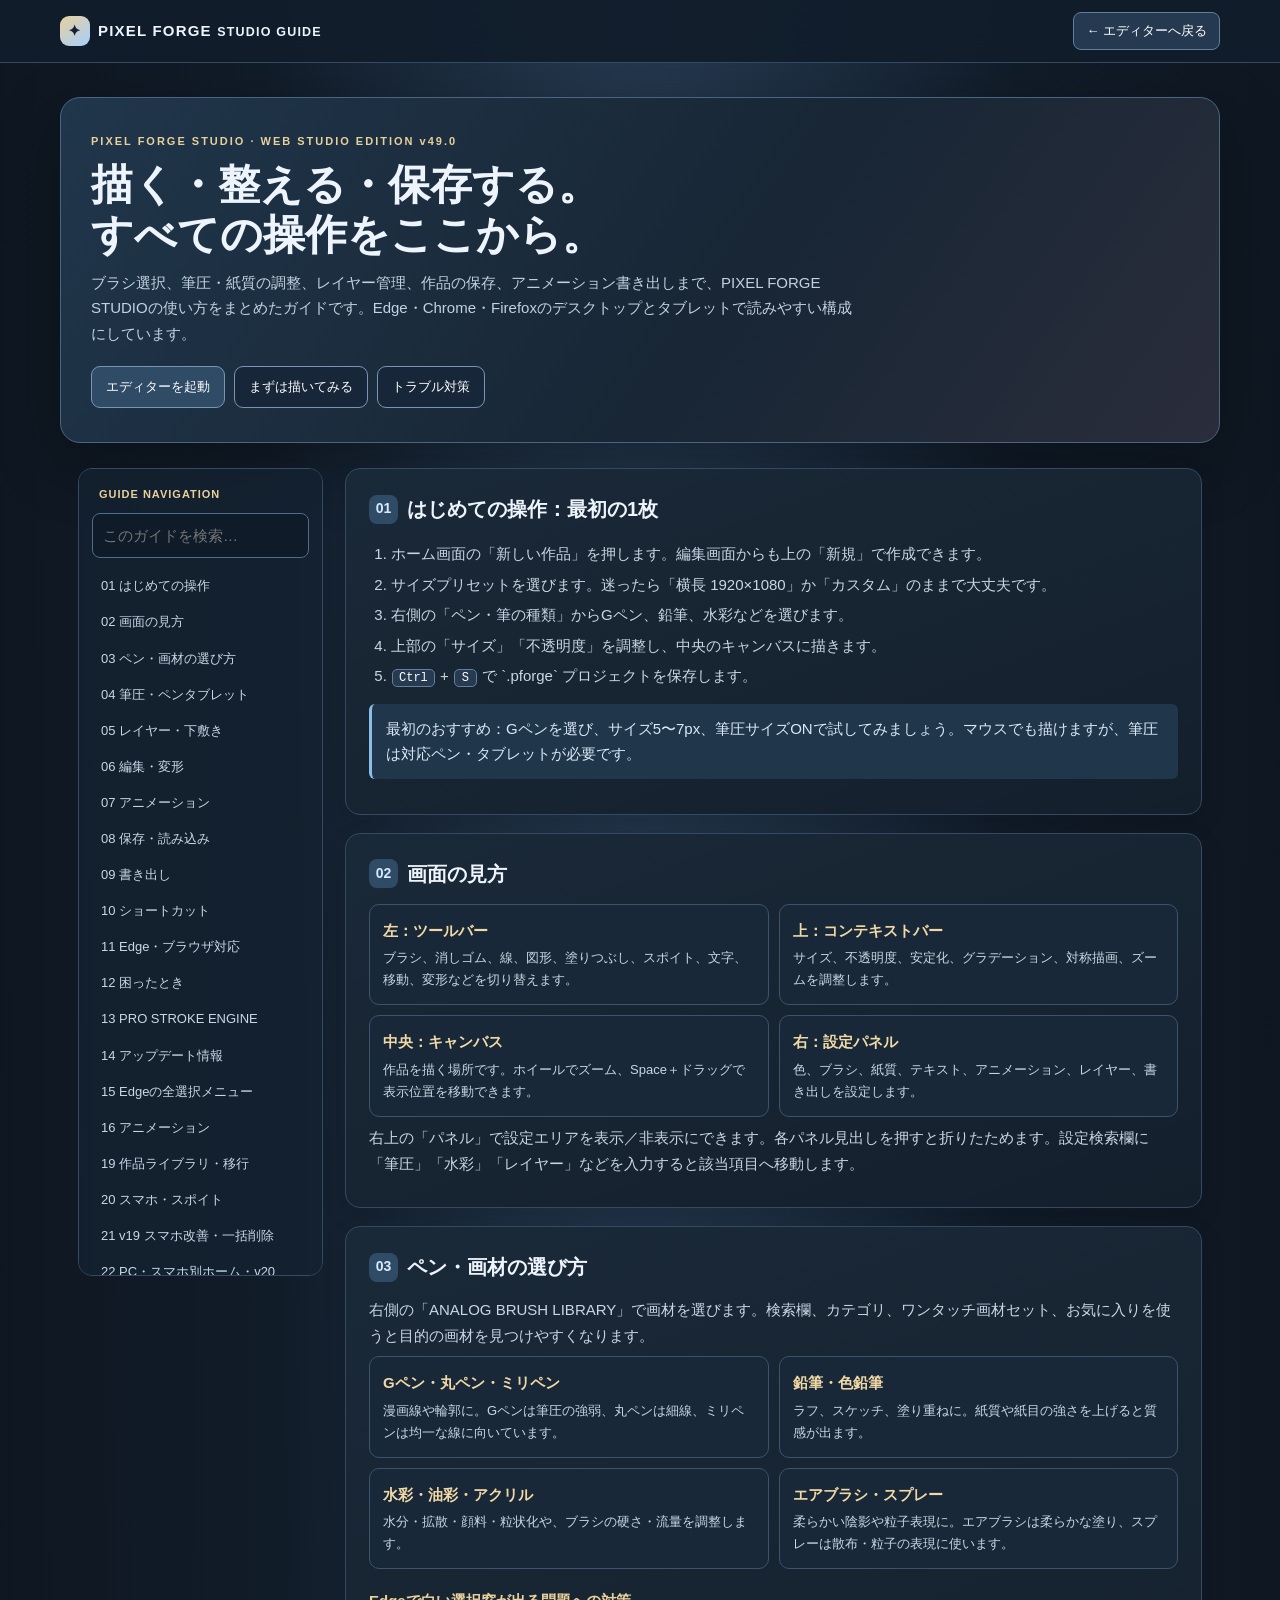
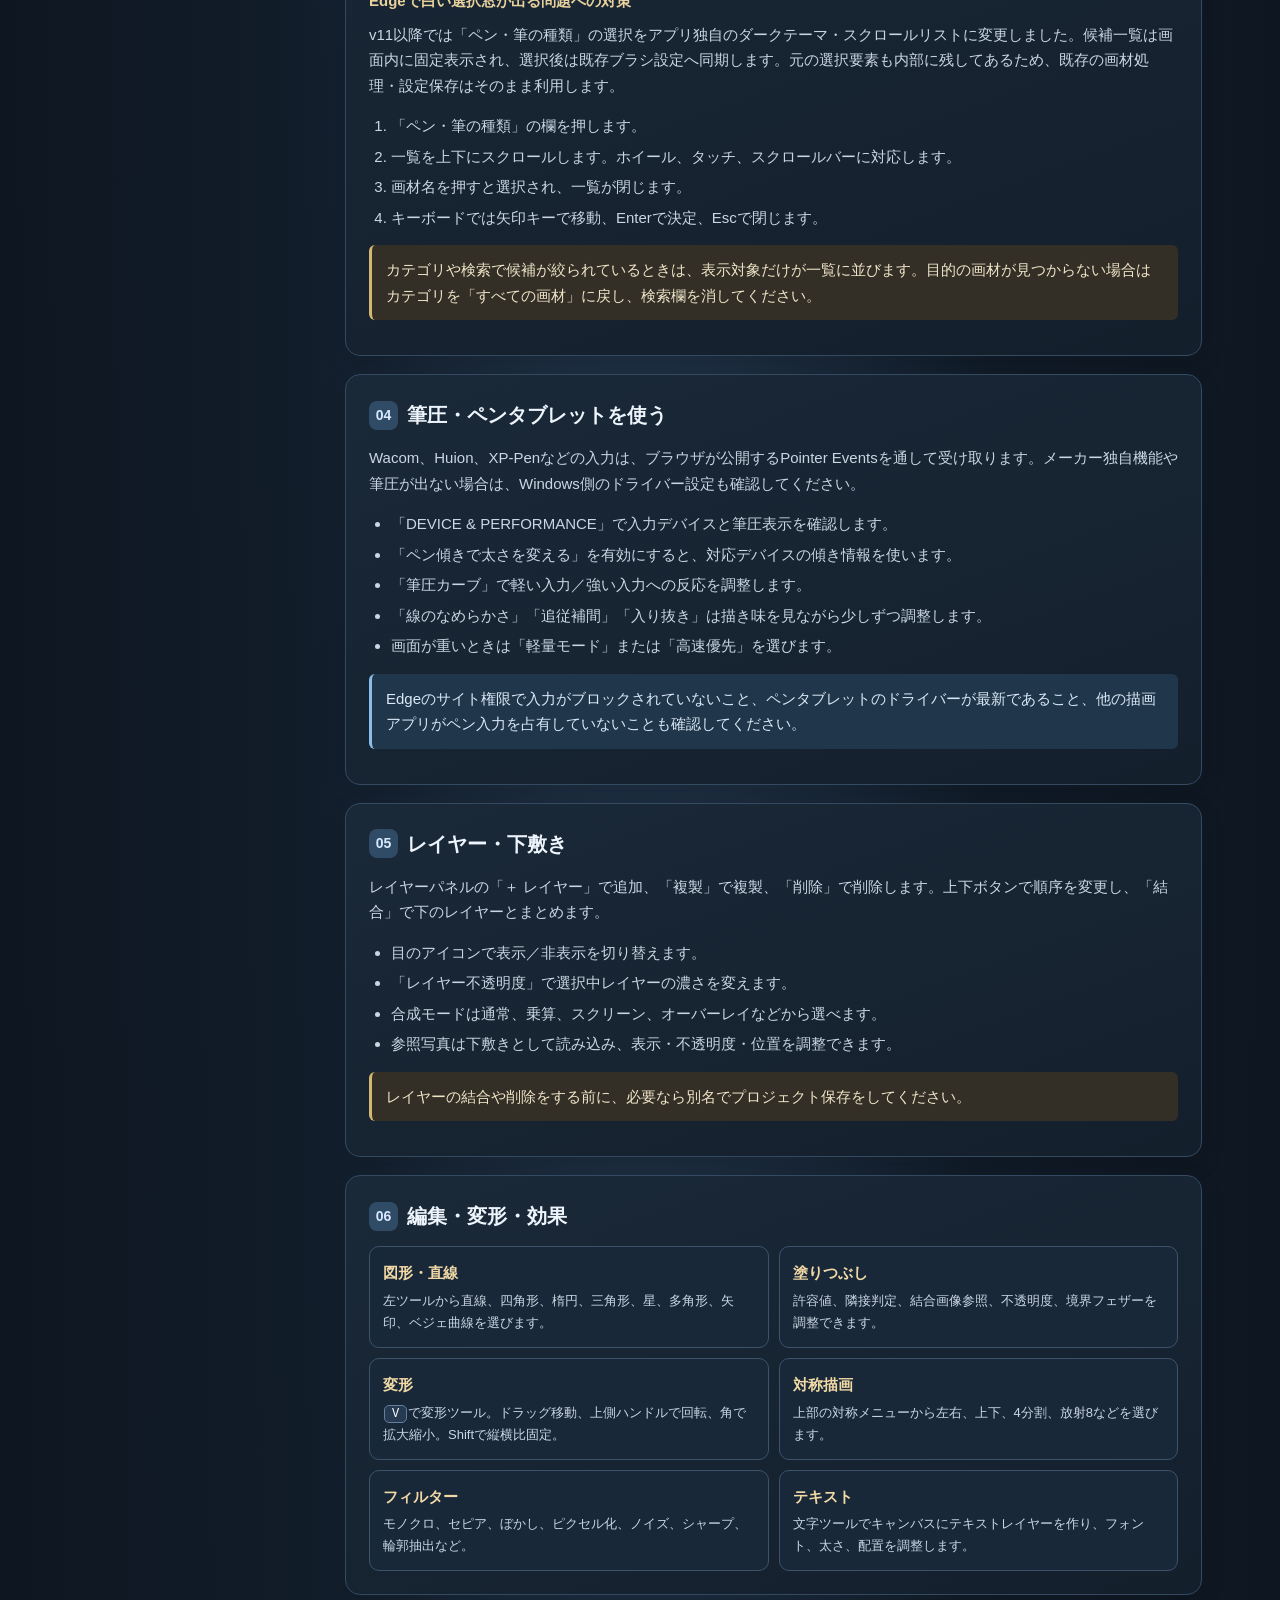
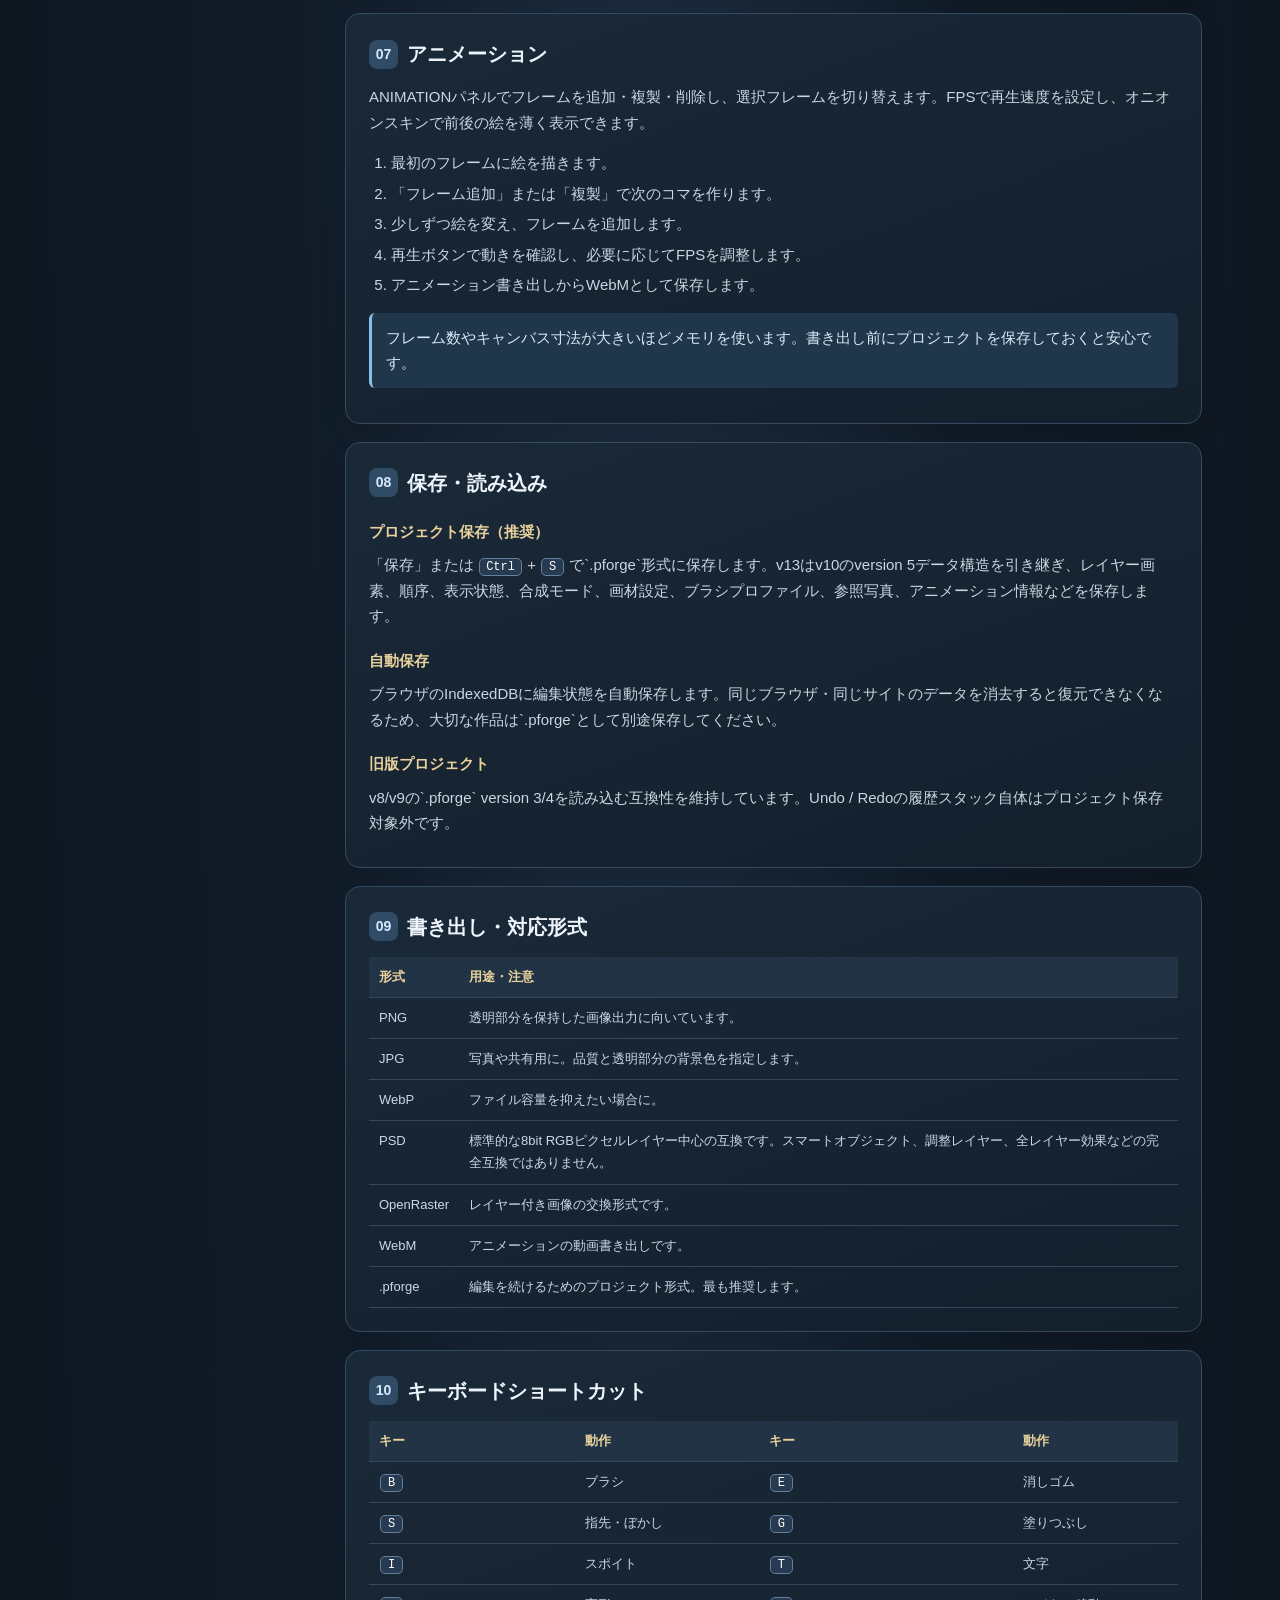
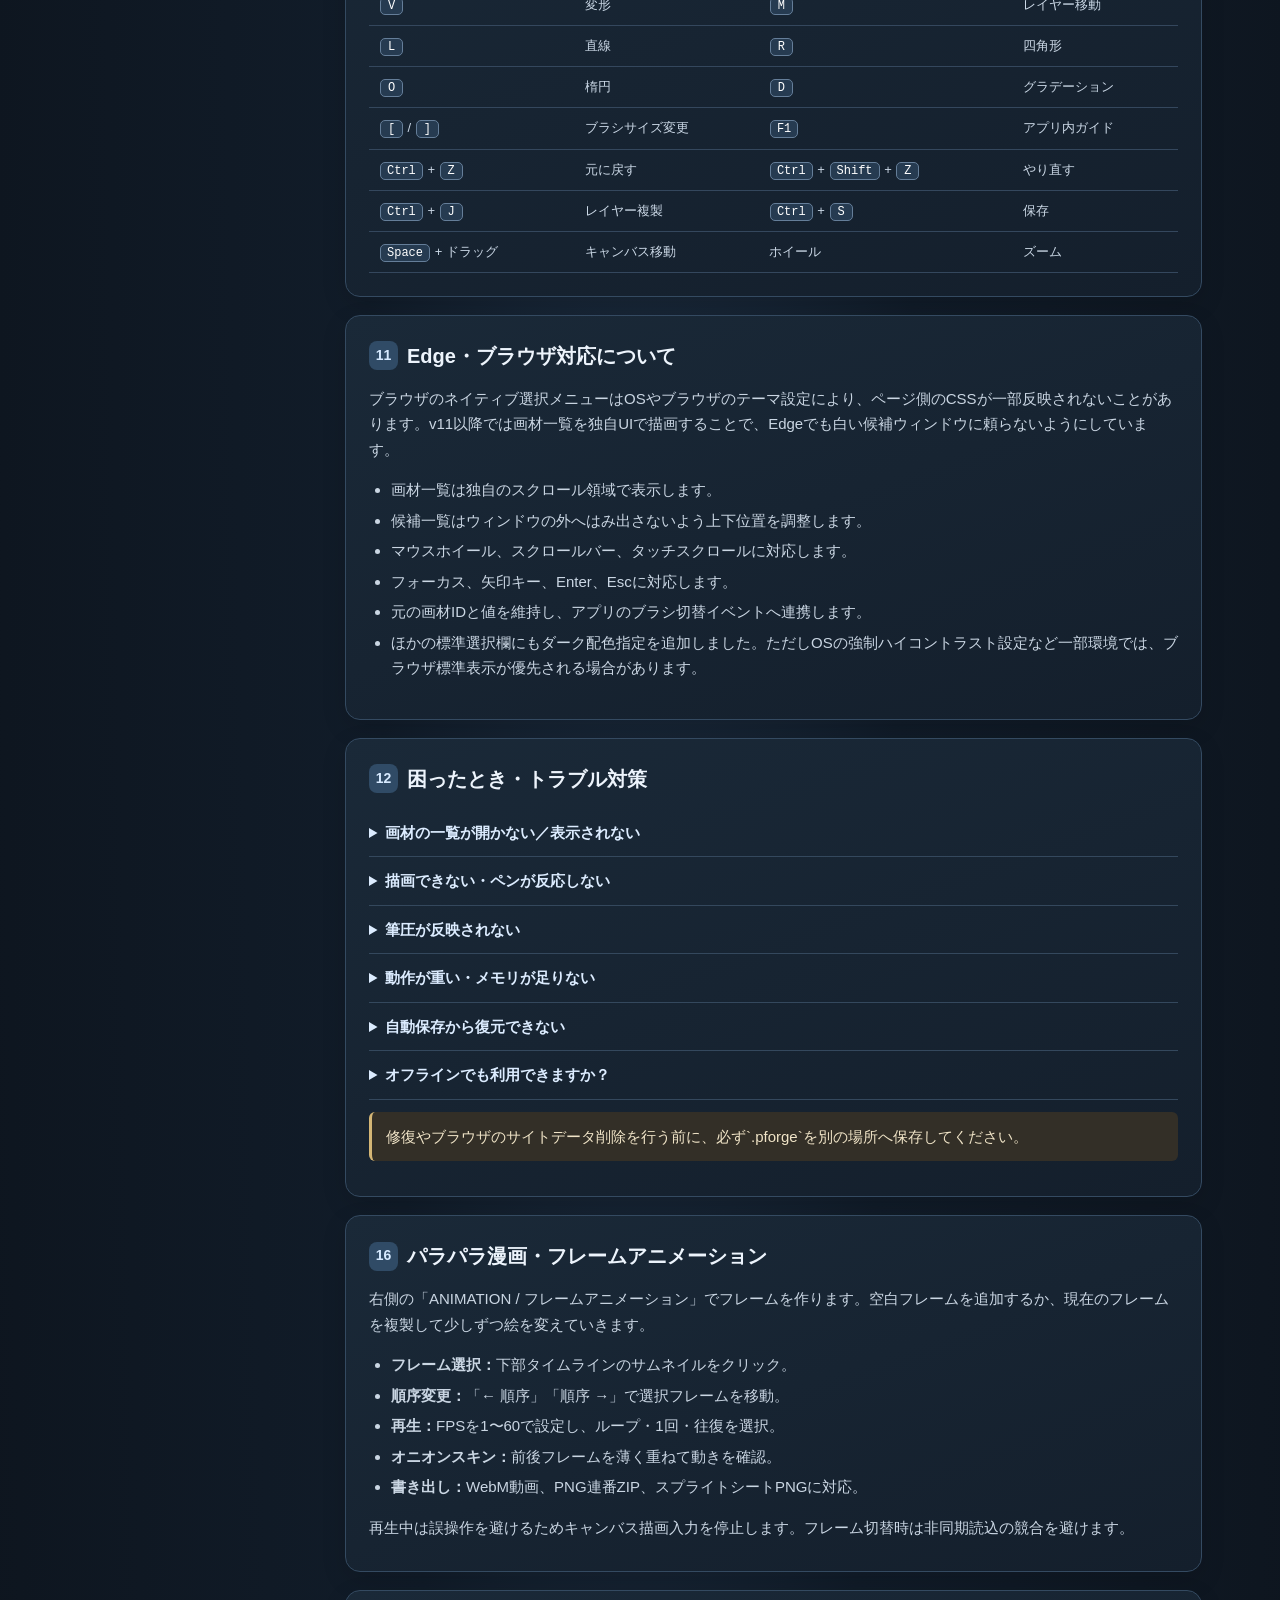
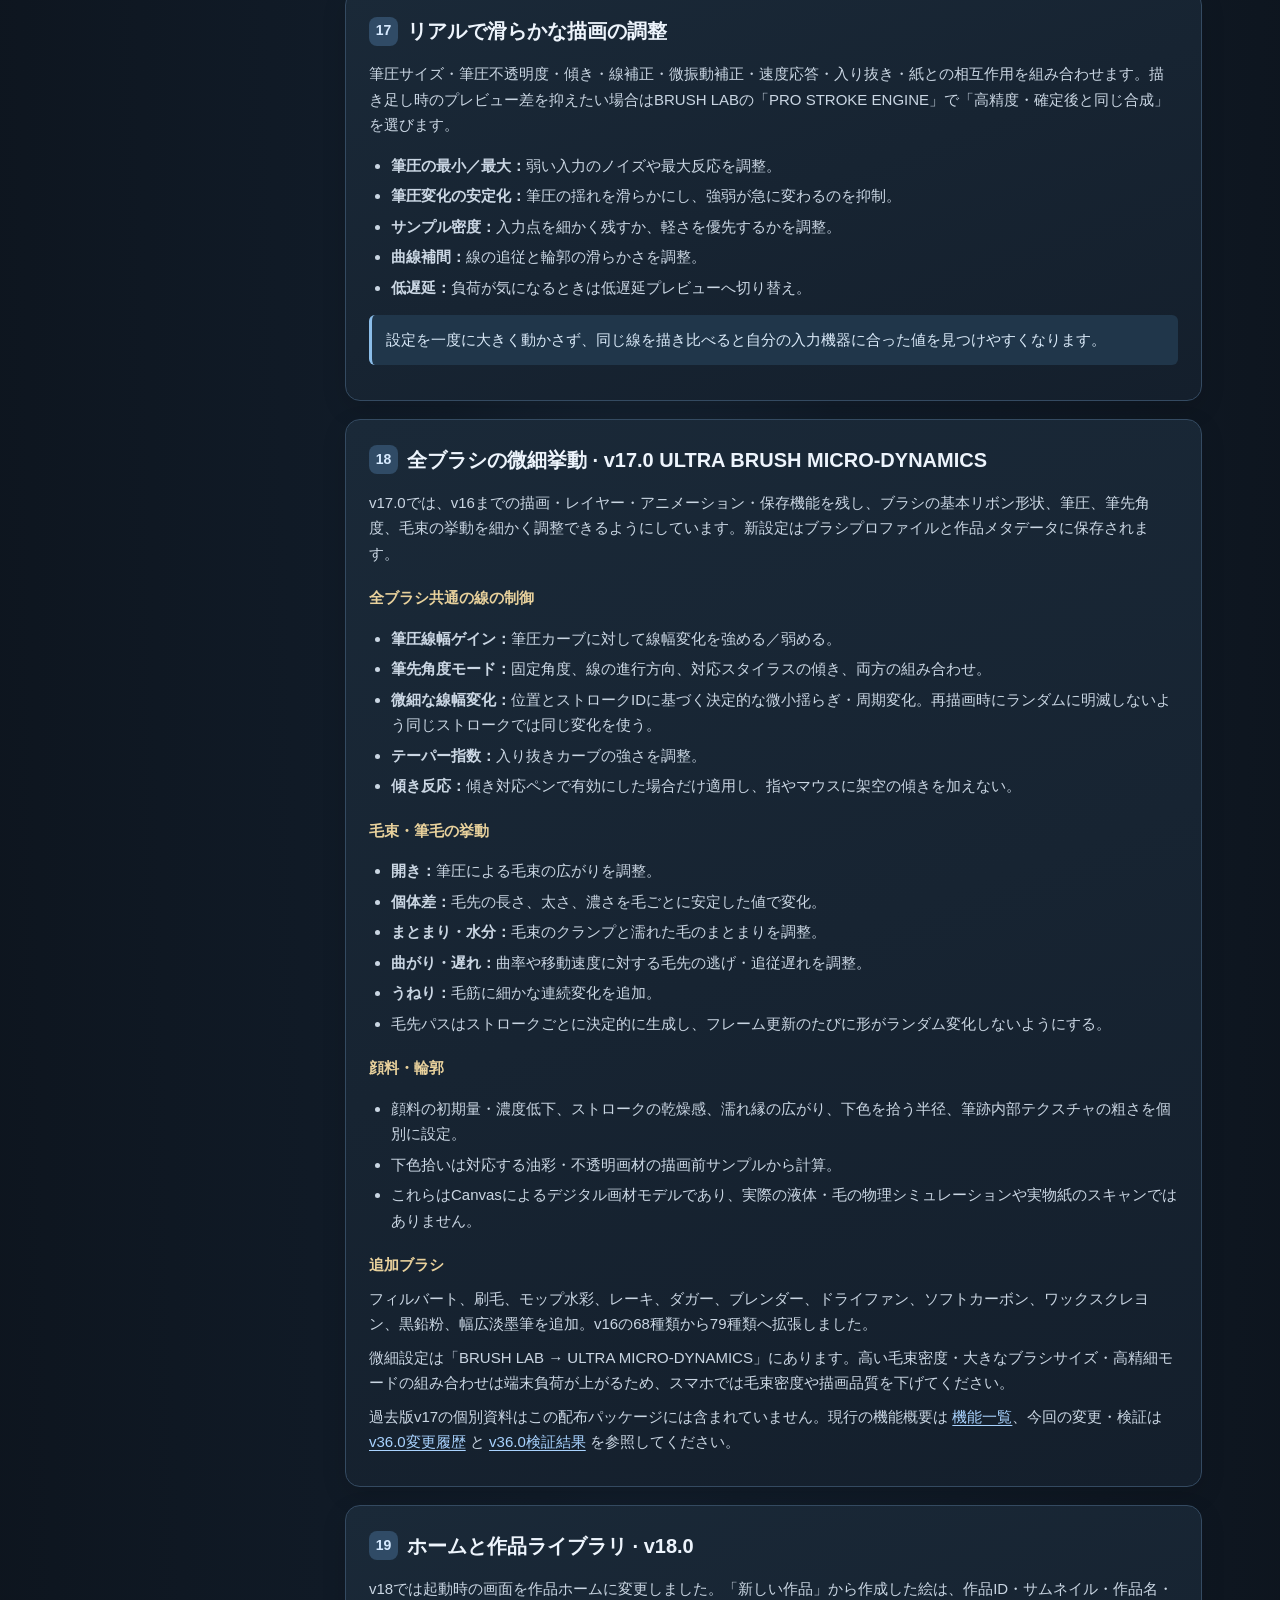
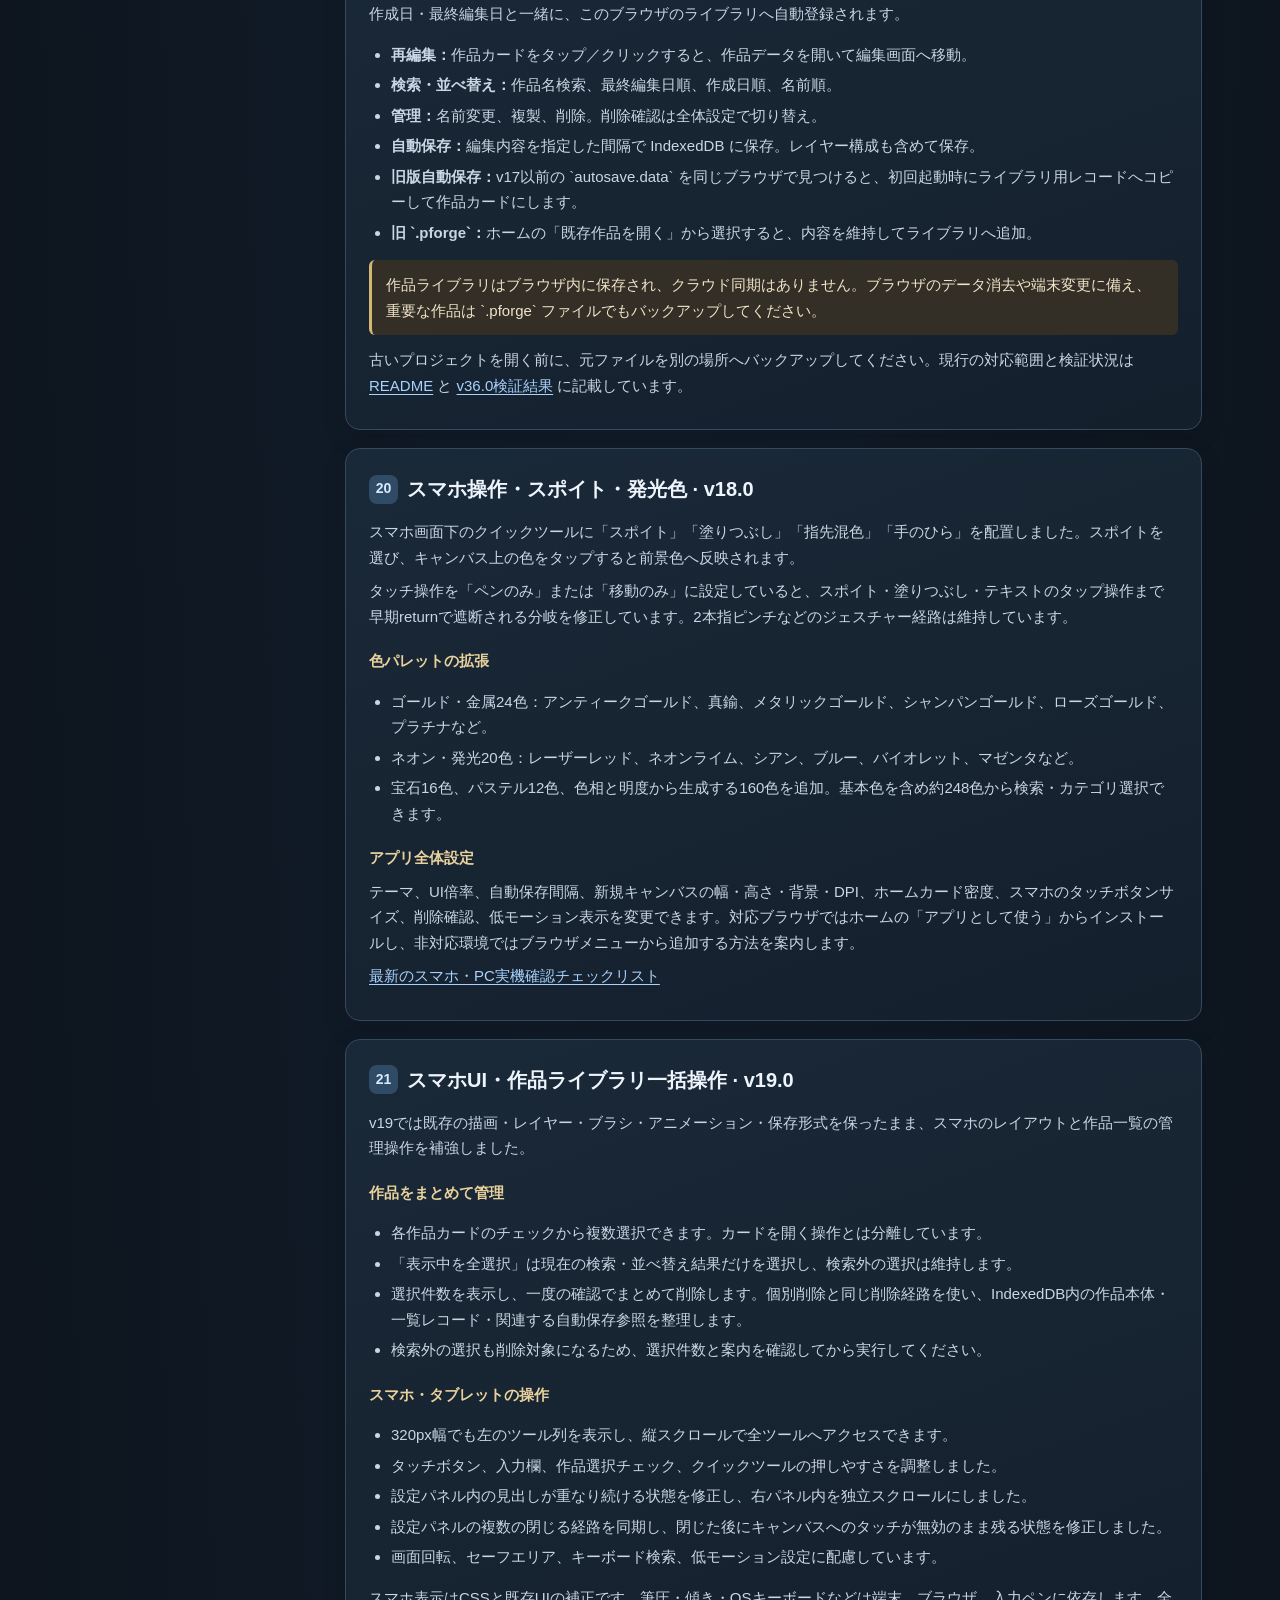
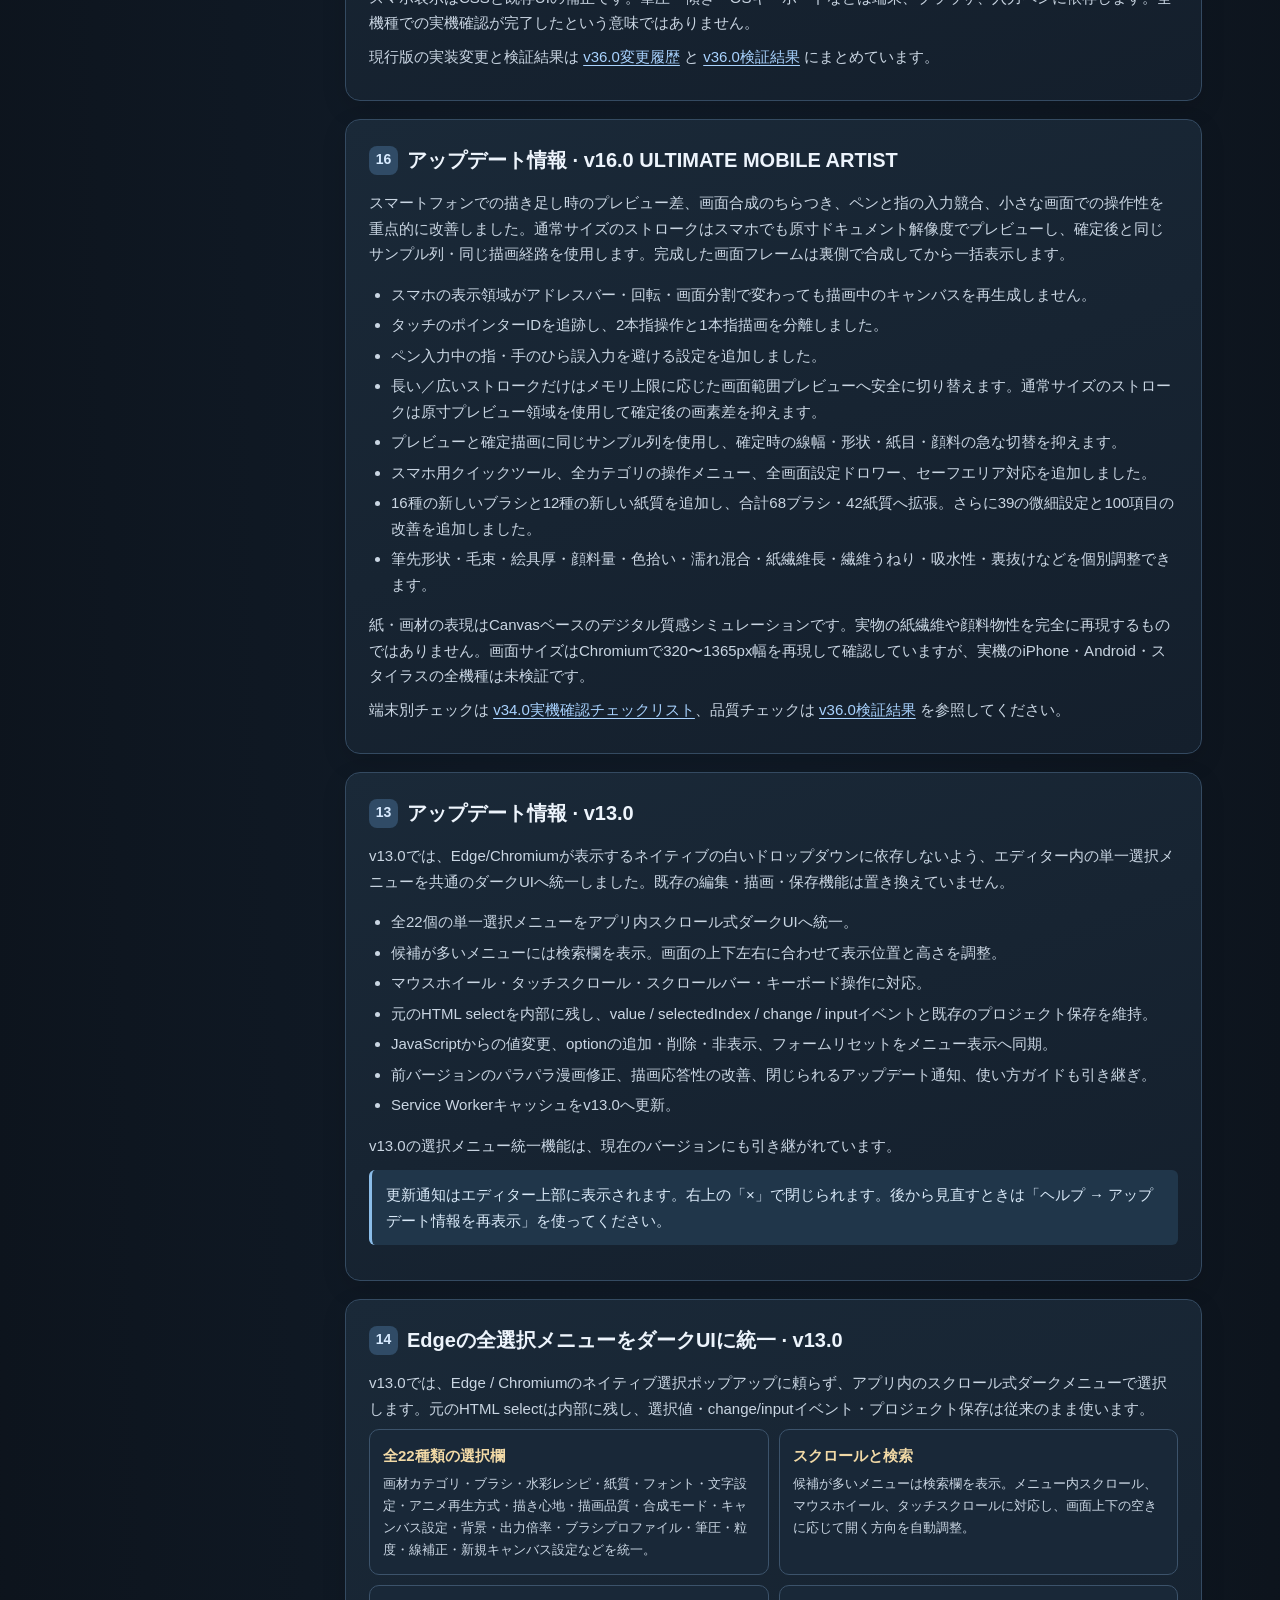
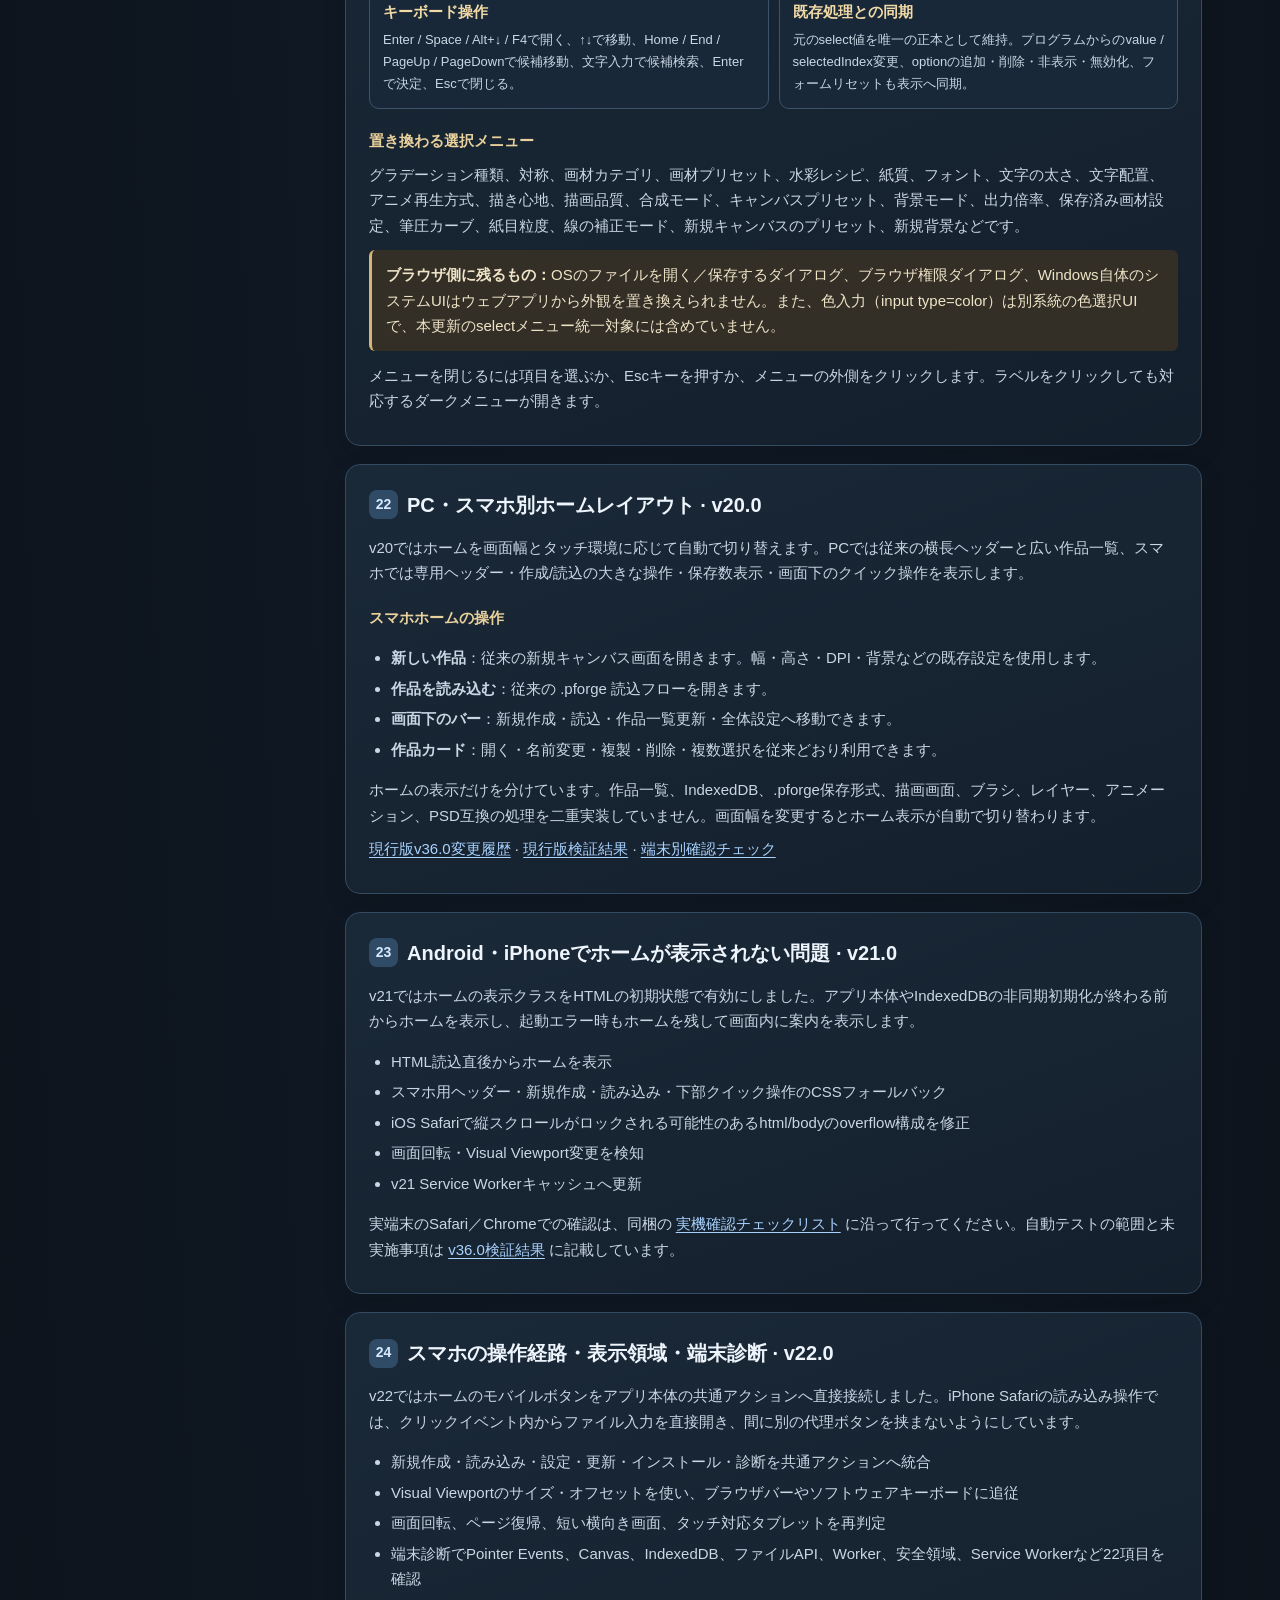
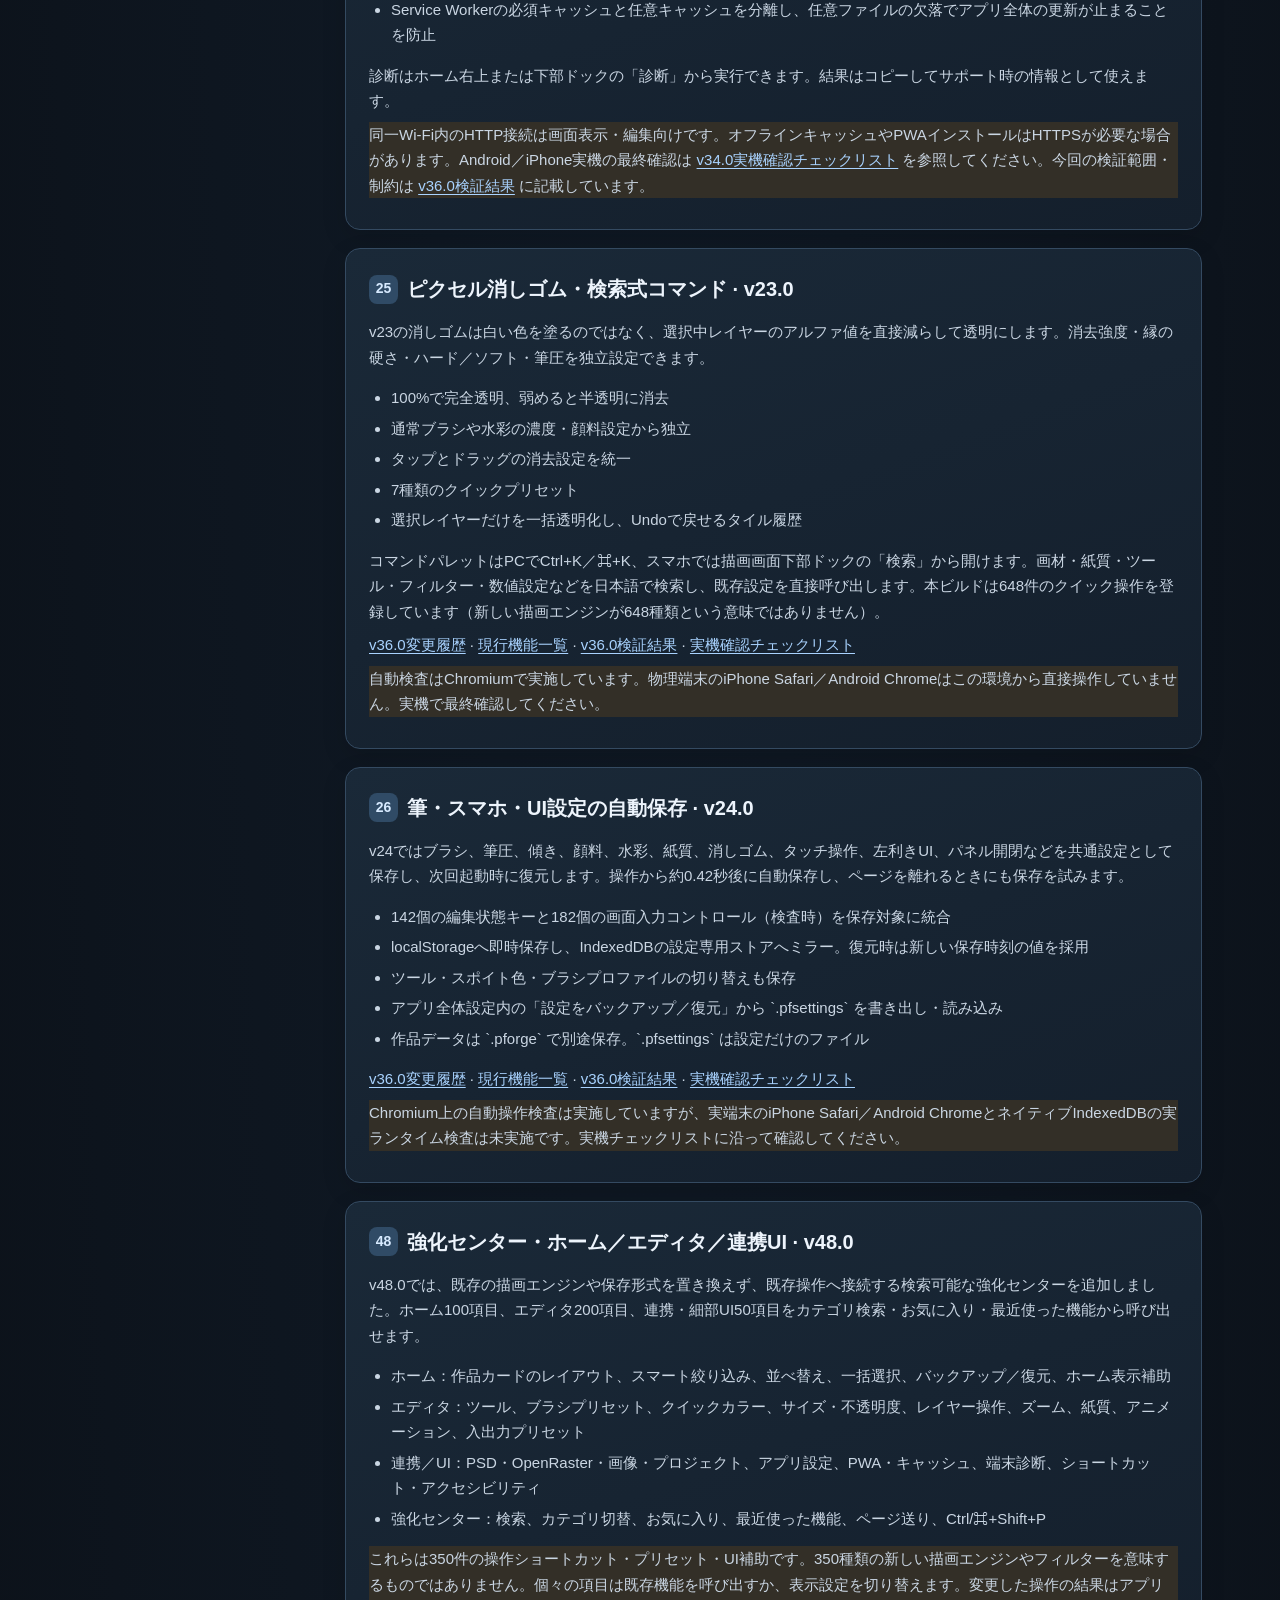
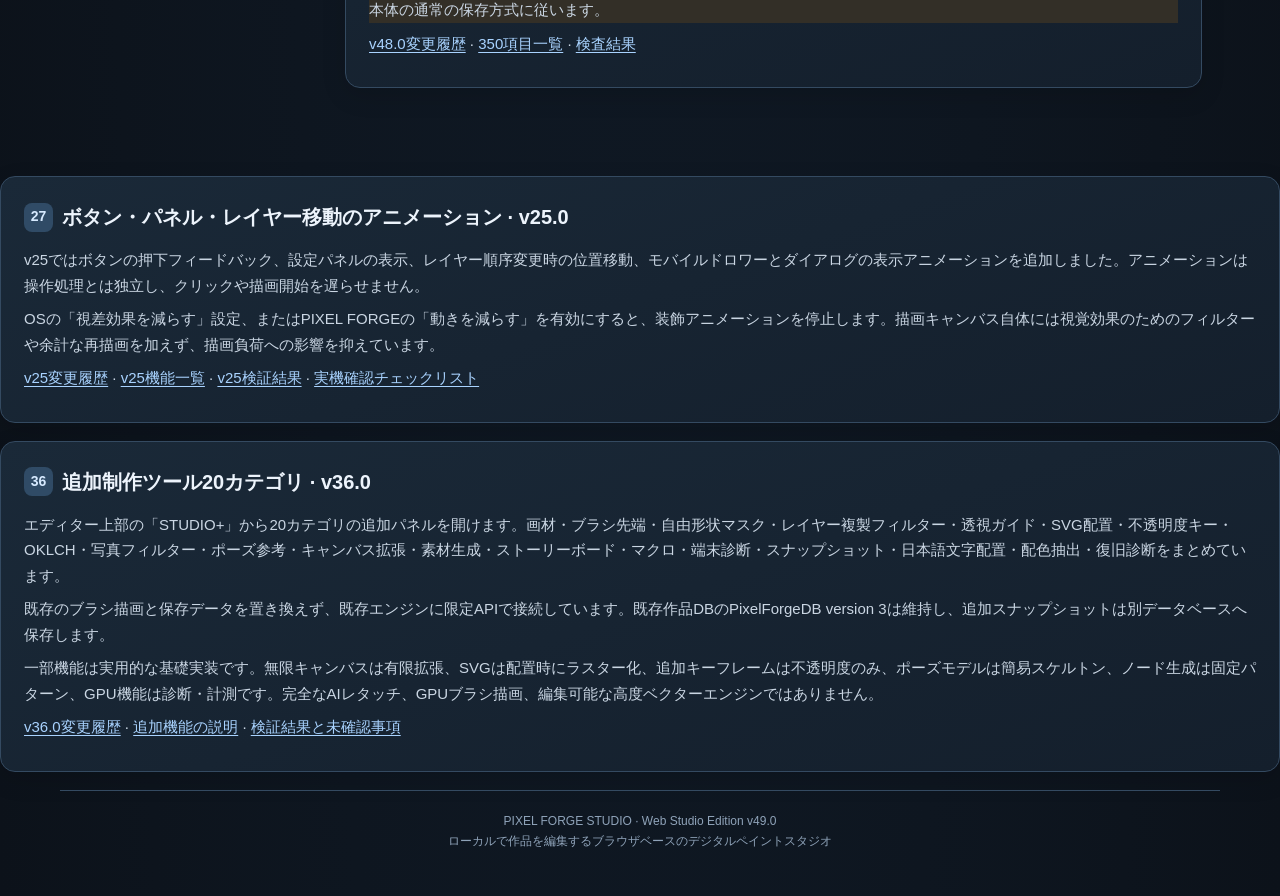
<file: help.html>
<!doctype html>
<html lang="ja">
<head>
<meta charset="utf-8">
<meta name="viewport" content="width=device-width,initial-scale=1">
<meta name="theme-color" content="#101722">
<meta name="description" content="PIXEL FORGE STUDIOの操作方法、画材の選び方、保存・書き出し、トラブル対策をまとめた公式ガイド。">
<title>PIXEL FORGE STUDIO · 使い方ガイド</title>
<link rel="icon" href="./assets/images/icon.svg" type="image/svg+xml">
<style>
:root{color-scheme:dark;--bg:#0d141e;--panel:#172331;--panel2:#1e2d3e;--line:#344a61;--text:#edf4fc;--muted:#a6b6c8;--blue:#a9d3ff;--gold:#e8d09b;--max:1160px}
*{box-sizing:border-box}html{scroll-behavior:smooth;scroll-padding-top:82px}body{margin:0;background:radial-gradient(ellipse at 50% -18%,#293f58 0,#111c29 43%,#0c121a 100%);color:var(--text);font:15px/1.7 "Segoe UI",Meiryo,sans-serif}a{color:var(--blue);text-underline-offset:3px}a:hover{color:#fff}button,input{font:inherit}.top{position:sticky;top:0;z-index:20;display:flex;align-items:center;gap:14px;padding:12px max(18px,calc((100vw - var(--max))/2));background:#121d2beF;border-bottom:1px solid var(--line);backdrop-filter:blur(14px)}.brand{font-weight:900;letter-spacing:1.2px;white-space:nowrap}.brand i{display:inline-grid;place-items:center;width:30px;height:30px;margin-right:8px;border-radius:9px;background:linear-gradient(145deg,#e8d09b,#a6cfff);color:#152130;font-style:normal}.top-spacer{flex:1}.top a.button{display:inline-block;padding:7px 12px;border:1px solid #617e9d;border-radius:8px;background:#253a50;text-decoration:none;color:#fff;font-size:13px}.hero{max-width:var(--max);margin:34px auto 25px;padding:34px 30px;border:1px solid #4a6580;border-radius:20px;background:linear-gradient(125deg,#20364b,#182635 58%,#2a2d3b);box-shadow:0 20px 65px #0005}.eyebrow{color:var(--gold);font-size:11px;font-weight:800;letter-spacing:2px}.hero h1{margin:9px 0;font-size:clamp(25px,4vw,42px);line-height:1.2}.hero p{max-width:770px;margin:0;color:#c3d2e2}.hero-actions{display:flex;flex-wrap:wrap;gap:9px;margin-top:20px}.pill{padding:9px 14px;border:1px solid #7795b5;border-radius:9px;background:#304b66;color:white;text-decoration:none;font-size:13px}.pill.secondary{background:#172638}.wrap{display:grid;grid-template-columns:245px minmax(0,1fr);gap:22px;max-width:var(--max);margin:0 auto;padding:0 18px 70px}.sidebar{position:sticky;top:75px;align-self:start;max-height:calc(100vh - 92px);overflow:auto;padding:13px;border:1px solid var(--line);border-radius:14px;background:#152231cc}.sidebar strong{display:block;margin:3px 7px 9px;color:var(--gold);font-size:11px;letter-spacing:1px}.sidebar a{display:block;padding:7px 9px;border-radius:7px;color:#cad8e6;text-decoration:none;font-size:13px}.sidebar a:hover,.sidebar a.active{background:#2a4057;color:white}.search{width:100%;margin:0 0 10px;padding:9px 10px;border:1px solid #526c87;border-radius:8px;background:#0f1b29;color:white}.content{min-width:0}.section{margin:0 0 18px;padding:23px;border:1px solid var(--line);border-radius:15px;background:linear-gradient(160deg,#1a2938,#141f2c);box-shadow:0 8px 25px #0002}.section h2{display:flex;align-items:center;gap:9px;margin:0 0 13px;font-size:20px}.section h2 span{display:grid;place-items:center;width:29px;height:29px;border-radius:8px;background:#304b66;color:#d7eaff;font-size:14px}.section h3{margin:19px 0 7px;color:#e8d19c;font-size:15px}.section p{margin:8px 0;color:#cad6e3}.section ul,.section ol{padding-left:22px;color:#cad6e3}.section li{margin:5px 0}.tip{margin:12px 0;padding:12px 14px;border-left:3px solid #8bbde9;border-radius:6px;background:#20364a;color:#d9e9f8}.warn{border-left-color:#d4b675;background:#332f27;color:#f0e4c7}.grid{display:grid;grid-template-columns:repeat(2,minmax(0,1fr));gap:10px}.tile{padding:13px;border:1px solid #3c536b;border-radius:10px;background:#192838}.tile b{display:block;margin-bottom:4px;color:#f1d9a6}.tile p{margin:0;font-size:13px}.kbd{display:inline-block;min-width:23px;padding:1px 6px;margin:1px;border:1px solid #657e99;border-radius:5px;background:#263b51;color:white;text-align:center;font:12px ui-monospace,monospace}.table-scroll{overflow:auto}table{width:100%;border-collapse:collapse;font-size:13px}th,td{padding:9px 10px;border-bottom:1px solid #34475d;text-align:left;vertical-align:top}th{color:#e8d19c;background:#223346}td{color:#cbd8e6}.faq details{padding:11px 0;border-bottom:1px solid #34485d}.faq summary{cursor:pointer;color:#dcecff;font-weight:650}.faq details p{padding-left:8px}.hidden-result{display:none!important}.footer{max-width:var(--max);margin:0 auto;padding:20px 18px 45px;border-top:1px solid var(--line);color:#8fa3b9;text-align:center;font-size:12px}
@media(max-width:820px){.hero{margin:18px 12px;padding:23px 18px}.wrap{grid-template-columns:1fr;padding:0 12px 45px}.sidebar{position:static;max-height:none;display:grid;grid-template-columns:repeat(2,minmax(0,1fr));gap:2px}.sidebar strong{grid-column:1/-1}.sidebar input{grid-column:1/-1}.section{padding:18px}.top{padding:9px 12px}.top .top-spacer{display:none}.top{flex-wrap:wrap}.top a.button{margin-left:auto}}
@media(max-width:520px){body{font-size:14px}.grid{grid-template-columns:1fr}.sidebar{grid-template-columns:1fr 1fr}.hero h1{font-size:27px}.hero{padding:20px 16px}.section h2{font-size:18px}}
@media(prefers-reduced-motion:reduce){html{scroll-behavior:auto}}
</style>
</head>
<body>
<header class="top"><div class="brand"><i>✦</i>PIXEL FORGE <small>STUDIO GUIDE</small></div><div class="top-spacer"></div><a class="button" href="./index.html">← エディターへ戻る</a></header>
<section class="hero">
  <div class="eyebrow">PIXEL FORGE STUDIO · WEB STUDIO EDITION v49.0</div>
  <h1>描く・整える・保存する。<br>すべての操作をここから。</h1>
  <p>ブラシ選択、筆圧・紙質の調整、レイヤー管理、作品の保存、アニメーション書き出しまで、PIXEL FORGE STUDIOの使い方をまとめたガイドです。Edge・Chrome・Firefoxのデスクトップとタブレットで読みやすい構成にしています。</p>
  <div class="hero-actions"><a class="pill" href="./index.html">エディターを起動</a><a class="pill secondary" href="#quickstart">まずは描いてみる</a><a class="pill secondary" href="#troubleshoot">トラブル対策</a></div>
</section>
<div class="wrap">
  <nav class="sidebar" aria-label="ガイド目次">
    <strong>GUIDE NAVIGATION</strong>
    <input class="search" id="guideSearch" type="search" placeholder="このガイドを検索…" aria-label="ガイドを検索">
    <a href="#quickstart">01 はじめての操作</a><a href="#workspace">02 画面の見方</a><a href="#brushes">03 ペン・画材の選び方</a><a href="#stylus">04 筆圧・ペンタブレット</a><a href="#layers">05 レイヤー・下敷き</a><a href="#edit">06 編集・変形</a><a href="#animation">07 アニメーション</a><a href="#save">08 保存・読み込み</a><a href="#export">09 書き出し</a><a href="#shortcuts">10 ショートカット</a><a href="#edge">11 Edge・ブラウザ対応</a><a href="#troubleshoot">12 困ったとき</a><a href="#smooth-drawing">13 PRO STROKE ENGINE</a><a href="#updates-v16">14 アップデート情報</a><a href="#edge-all-select-menus">15 Edgeの全選択メニュー</a><a href="#flipbook-guide">16 アニメーション</a><a href="#library-home">19 作品ライブラリ・移行</a><a href="#mobile-v18">20 スマホ・スポイト</a><a href="#mobile-v19">21 v19 スマホ改善・一括削除</a><a href="#home-ui-v20">22 PC・スマホ別ホーム・v20</a><a href="#home-ui-v21">23 Android・iPhone初期表示修正・v21</a><a href="#home-ui-v22">24 スマホ操作・端末診断・v22</a><a href="#release-v23">25 消しゴム・クイックコマンド・v23</a><a href="#release-v24">26 設定の自動保存・v24</a><a href="#release-v25">27 ボタン・パネル移動アニメーション・v25</a><a href="#release-v48">28 強化センター・ホーム／エディタ追加操作・v48</a>
  </nav>
  <main class="content" id="guideContent">
    <section class="section" id="quickstart" data-search="最初 はじめて 新規 描く 操作">
      <h2><span>01</span>はじめての操作：最初の1枚</h2>
      <ol><li>ホーム画面の「新しい作品」を押します。編集画面からも上の「新規」で作成できます。</li><li>サイズプリセットを選びます。迷ったら「横長 1920×1080」か「カスタム」のままで大丈夫です。</li><li>右側の「ペン・筆の種類」からGペン、鉛筆、水彩などを選びます。</li><li>上部の「サイズ」「不透明度」を調整し、中央のキャンバスに描きます。</li><li><span class="kbd">Ctrl</span> + <span class="kbd">S</span> で `.pforge` プロジェクトを保存します。</li></ol>
      <div class="tip">最初のおすすめ：Gペンを選び、サイズ5〜7px、筆圧サイズONで試してみましょう。マウスでも描けますが、筆圧は対応ペン・タブレットが必要です。</div>
    </section>

    <section class="section" id="workspace" data-search="画面 パネル ツールバー ステージ 設定">
      <h2><span>02</span>画面の見方</h2>
      <div class="grid">
        <div class="tile"><b>左：ツールバー</b><p>ブラシ、消しゴム、線、図形、塗りつぶし、スポイト、文字、移動、変形などを切り替えます。</p></div>
        <div class="tile"><b>上：コンテキストバー</b><p>サイズ、不透明度、安定化、グラデーション、対称描画、ズームを調整します。</p></div>
        <div class="tile"><b>中央：キャンバス</b><p>作品を描く場所です。ホイールでズーム、Space＋ドラッグで表示位置を移動できます。</p></div>
        <div class="tile"><b>右：設定パネル</b><p>色、ブラシ、紙質、テキスト、アニメーション、レイヤー、書き出しを設定します。</p></div>
      </div>
      <p>右上の「パネル」で設定エリアを表示／非表示にできます。各パネル見出しを押すと折りたためます。設定検索欄に「筆圧」「水彩」「レイヤー」などを入力すると該当項目へ移動します。</p>
    </section>

    <section class="section" id="brushes" data-search="画材 ペン 筆 エアブラシ エアスプレー スプレー 選択 ドロップダウン">
      <h2><span>03</span>ペン・画材の選び方</h2>
      <p>右側の「ANALOG BRUSH LIBRARY」で画材を選びます。検索欄、カテゴリ、ワンタッチ画材セット、お気に入りを使うと目的の画材を見つけやすくなります。</p>
      <div class="grid">
        <div class="tile"><b>Gペン・丸ペン・ミリペン</b><p>漫画線や輪郭に。Gペンは筆圧の強弱、丸ペンは細線、ミリペンは均一な線に向いています。</p></div>
        <div class="tile"><b>鉛筆・色鉛筆</b><p>ラフ、スケッチ、塗り重ねに。紙質や紙目の強さを上げると質感が出ます。</p></div>
        <div class="tile"><b>水彩・油彩・アクリル</b><p>水分・拡散・顔料・粒状化や、ブラシの硬さ・流量を調整します。</p></div>
        <div class="tile"><b>エアブラシ・スプレー</b><p>柔らかい陰影や粒子表現に。エアブラシは柔らかな塗り、スプレーは散布・粒子の表現に使います。</p></div>
      </div>
      <h3>Edgeで白い選択窓が出る問題への対策</h3>
      <p>v11以降では「ペン・筆の種類」の選択をアプリ独自のダークテーマ・スクロールリストに変更しました。候補一覧は画面内に固定表示され、選択後は既存ブラシ設定へ同期します。元の選択要素も内部に残してあるため、既存の画材処理・設定保存はそのまま利用します。</p>
      <ol><li>「ペン・筆の種類」の欄を押します。</li><li>一覧を上下にスクロールします。ホイール、タッチ、スクロールバーに対応します。</li><li>画材名を押すと選択され、一覧が閉じます。</li><li>キーボードでは矢印キーで移動、Enterで決定、Escで閉じます。</li></ol>
      <div class="tip warn">カテゴリや検索で候補が絞られているときは、表示対象だけが一覧に並びます。目的の画材が見つからない場合はカテゴリを「すべての画材」に戻し、検索欄を消してください。</div>
    </section>

    <section class="section" id="stylus" data-search="筆圧 ペンタブレット Wacom Huion XP Pen 傾き 入り抜き">
      <h2><span>04</span>筆圧・ペンタブレットを使う</h2>
      <p>Wacom、Huion、XP-Penなどの入力は、ブラウザが公開するPointer Eventsを通して受け取ります。メーカー独自機能や筆圧が出ない場合は、Windows側のドライバー設定も確認してください。</p>
      <ul><li>「DEVICE & PERFORMANCE」で入力デバイスと筆圧表示を確認します。</li><li>「ペン傾きで太さを変える」を有効にすると、対応デバイスの傾き情報を使います。</li><li>「筆圧カーブ」で軽い入力／強い入力への反応を調整します。</li><li>「線のなめらかさ」「追従補間」「入り抜き」は描き味を見ながら少しずつ調整します。</li><li>画面が重いときは「軽量モード」または「高速優先」を選びます。</li></ul>
      <div class="tip">Edgeのサイト権限で入力がブロックされていないこと、ペンタブレットのドライバーが最新であること、他の描画アプリがペン入力を占有していないことも確認してください。</div>
    </section>

    <section class="section" id="layers" data-search="レイヤー 下敷き 参照写真 不透明度 合成">
      <h2><span>05</span>レイヤー・下敷き</h2>
      <p>レイヤーパネルの「＋ レイヤー」で追加、「複製」で複製、「削除」で削除します。上下ボタンで順序を変更し、「結合」で下のレイヤーとまとめます。</p>
      <ul><li>目のアイコンで表示／非表示を切り替えます。</li><li>「レイヤー不透明度」で選択中レイヤーの濃さを変えます。</li><li>合成モードは通常、乗算、スクリーン、オーバーレイなどから選べます。</li><li>参照写真は下敷きとして読み込み、表示・不透明度・位置を調整できます。</li></ul>
      <div class="tip warn">レイヤーの結合や削除をする前に、必要なら別名でプロジェクト保存をしてください。</div>
    </section>

    <section class="section" id="edit" data-search="編集 変形 図形 フィルター 対称 グラデーション 文字">
      <h2><span>06</span>編集・変形・効果</h2>
      <div class="grid">
        <div class="tile"><b>図形・直線</b><p>左ツールから直線、四角形、楕円、三角形、星、多角形、矢印、ベジェ曲線を選びます。</p></div>
        <div class="tile"><b>塗りつぶし</b><p>許容値、隣接判定、結合画像参照、不透明度、境界フェザーを調整できます。</p></div>
        <div class="tile"><b>変形</b><p><span class="kbd">V</span>で変形ツール。ドラッグ移動、上側ハンドルで回転、角で拡大縮小。Shiftで縦横比固定。</p></div>
        <div class="tile"><b>対称描画</b><p>上部の対称メニューから左右、上下、4分割、放射8などを選びます。</p></div>
        <div class="tile"><b>フィルター</b><p>モノクロ、セピア、ぼかし、ピクセル化、ノイズ、シャープ、輪郭抽出など。</p></div>
        <div class="tile"><b>テキスト</b><p>文字ツールでキャンバスにテキストレイヤーを作り、フォント、太さ、配置を調整します。</p></div>
      </div>
    </section>

    <section class="section" id="animation" data-search="アニメーション フレーム FPS オニオンスキン WebM">
      <h2><span>07</span>アニメーション</h2>
      <p>ANIMATIONパネルでフレームを追加・複製・削除し、選択フレームを切り替えます。FPSで再生速度を設定し、オニオンスキンで前後の絵を薄く表示できます。</p>
      <ol><li>最初のフレームに絵を描きます。</li><li>「フレーム追加」または「複製」で次のコマを作ります。</li><li>少しずつ絵を変え、フレームを追加します。</li><li>再生ボタンで動きを確認し、必要に応じてFPSを調整します。</li><li>アニメーション書き出しからWebMとして保存します。</li></ol>
      <div class="tip">フレーム数やキャンバス寸法が大きいほどメモリを使います。書き出し前にプロジェクトを保存しておくと安心です。</div>
    </section>

    <section class="section" id="save" data-search="保存 自動保存 pforge 読み込み IndexedDB プロジェクト">
      <h2><span>08</span>保存・読み込み</h2>
      <h3>プロジェクト保存（推奨）</h3><p>「保存」または <span class="kbd">Ctrl</span> + <span class="kbd">S</span> で`.pforge`形式に保存します。v13はv10のversion 5データ構造を引き継ぎ、レイヤー画素、順序、表示状態、合成モード、画材設定、ブラシプロファイル、参照写真、アニメーション情報などを保存します。</p>
      <h3>自動保存</h3><p>ブラウザのIndexedDBに編集状態を自動保存します。同じブラウザ・同じサイトのデータを消去すると復元できなくなるため、大切な作品は`.pforge`として別途保存してください。</p>
      <h3>旧版プロジェクト</h3><p>v8/v9の`.pforge` version 3/4を読み込む互換性を維持しています。Undo / Redoの履歴スタック自体はプロジェクト保存対象外です。</p>
    </section>

    <section class="section" id="export" data-search="書き出し PNG JPG WebP PSD OpenRaster ORA">
      <h2><span>09</span>書き出し・対応形式</h2>
      <div class="table-scroll"><table><thead><tr><th>形式</th><th>用途・注意</th></tr></thead><tbody>
      <tr><td>PNG</td><td>透明部分を保持した画像出力に向いています。</td></tr><tr><td>JPG</td><td>写真や共有用に。品質と透明部分の背景色を指定します。</td></tr><tr><td>WebP</td><td>ファイル容量を抑えたい場合に。</td></tr><tr><td>PSD</td><td>標準的な8bit RGBピクセルレイヤー中心の互換です。スマートオブジェクト、調整レイヤー、全レイヤー効果などの完全互換ではありません。</td></tr><tr><td>OpenRaster</td><td>レイヤー付き画像の交換形式です。</td></tr><tr><td>WebM</td><td>アニメーションの動画書き出しです。</td></tr><tr><td>.pforge</td><td>編集を続けるためのプロジェクト形式。最も推奨します。</td></tr>
      </tbody></table></div>
    </section>

    <section class="section" id="shortcuts" data-search="ショートカット キーボード Ctrl Space">
      <h2><span>10</span>キーボードショートカット</h2>
      <div class="table-scroll"><table><thead><tr><th>キー</th><th>動作</th><th>キー</th><th>動作</th></tr></thead><tbody>
      <tr><td><span class="kbd">B</span></td><td>ブラシ</td><td><span class="kbd">E</span></td><td>消しゴム</td></tr><tr><td><span class="kbd">S</span></td><td>指先・ぼかし</td><td><span class="kbd">G</span></td><td>塗りつぶし</td></tr><tr><td><span class="kbd">I</span></td><td>スポイト</td><td><span class="kbd">T</span></td><td>文字</td></tr><tr><td><span class="kbd">V</span></td><td>変形</td><td><span class="kbd">M</span></td><td>レイヤー移動</td></tr><tr><td><span class="kbd">L</span></td><td>直線</td><td><span class="kbd">R</span></td><td>四角形</td></tr><tr><td><span class="kbd">O</span></td><td>楕円</td><td><span class="kbd">D</span></td><td>グラデーション</td></tr><tr><td><span class="kbd">[</span> / <span class="kbd">]</span></td><td>ブラシサイズ変更</td><td><span class="kbd">F1</span></td><td>アプリ内ガイド</td></tr><tr><td><span class="kbd">Ctrl</span> + <span class="kbd">Z</span></td><td>元に戻す</td><td><span class="kbd">Ctrl</span> + <span class="kbd">Shift</span> + <span class="kbd">Z</span></td><td>やり直す</td></tr><tr><td><span class="kbd">Ctrl</span> + <span class="kbd">J</span></td><td>レイヤー複製</td><td><span class="kbd">Ctrl</span> + <span class="kbd">S</span></td><td>保存</td></tr><tr><td><span class="kbd">Space</span> + ドラッグ</td><td>キャンバス移動</td><td>ホイール</td><td>ズーム</td></tr>
      </tbody></table></div>
    </section>

    <section class="section" id="edge" data-search="Edge Chrome Firefox ブラウザ 白い 選択窓 スクロール">
      <h2><span>11</span>Edge・ブラウザ対応について</h2>
      <p>ブラウザのネイティブ選択メニューはOSやブラウザのテーマ設定により、ページ側のCSSが一部反映されないことがあります。v11以降では画材一覧を独自UIで描画することで、Edgeでも白い候補ウィンドウに頼らないようにしています。</p>
      <ul><li>画材一覧は独自のスクロール領域で表示します。</li><li>候補一覧はウィンドウの外へはみ出さないよう上下位置を調整します。</li><li>マウスホイール、スクロールバー、タッチスクロールに対応します。</li><li>フォーカス、矢印キー、Enter、Escに対応します。</li><li>元の画材IDと値を維持し、アプリのブラシ切替イベントへ連携します。</li><li>ほかの標準選択欄にもダーク配色指定を追加しました。ただしOSの強制ハイコントラスト設定など一部環境では、ブラウザ標準表示が優先される場合があります。</li></ul>
    </section>

    <section class="section faq" id="troubleshoot" data-search="困った トラブル バグ 動かない 保存 筆圧 真っ白">
      <h2><span>12</span>困ったとき・トラブル対策</h2>
      <details><summary>画材の一覧が開かない／表示されない</summary><p>画材欄を再度押してみてください。検索欄を空にし、カテゴリを「すべての画材」に戻します。それでも改善しない場合はページを再読み込みしてください。保存済みプロジェクトがあることを確認してから再読み込みしてください。</p></details>
      <details><summary>描画できない・ペンが反応しない</summary><p>ブラシツールを選択し、ロックされていないレイヤーがあるか確認します。ペンタブレットのドライバー、Windows Ink設定、ブラウザ権限を確認し、マウスでも描画できるか試してください。</p></details>
      <details><summary>筆圧が反映されない</summary><p>ブラウザが筆圧イベントを受け取れている必要があります。デバイス確認パネルを見て、タブレットドライバーとWindows側の筆圧設定を確認してください。ブラウザによって取得できるペン情報に差があります。</p></details>
      <details><summary>動作が重い・メモリが足りない</summary><p>軽量モードまたは高速優先に切り替え、キャンバスサイズ・レイヤー数・アニメーションフレーム数を抑えてください。作業中の作品を先に保存してください。</p></details>
      <details><summary>自動保存から復元できない</summary><p>別のブラウザ・別のプロファイル・プライベートウィンドウでは保存領域が別です。ブラウザのサイトデータを削除した場合も自動保存は消えます。外部ファイルの`.pforge`をバックアップとして使ってください。</p></details>
      <details><summary>オフラインでも利用できますか？</summary><p>一度ローカルサーバーまたはWeb配信で読み込んだ後、Service Workerのキャッシュが有効なら、同じオリジン内のファイルをオフラインで開ける場合があります。初回読み込みやキャッシュ更新にはネットワークが必要です。</p></details>
      <div class="tip warn">修復やブラウザのサイトデータ削除を行う前に、必ず`.pforge`を別の場所へ保存してください。</div>
    </section>

    <section class="section" id="flipbook-guide" data-search="パラパラ漫画 フレームアニメーション FPS オニオンスキン WebM PNG連番">
      <h2><span>16</span>パラパラ漫画・フレームアニメーション</h2>
      <p>右側の「ANIMATION / フレームアニメーション」でフレームを作ります。空白フレームを追加するか、現在のフレームを複製して少しずつ絵を変えていきます。</p>
      <ul><li><b>フレーム選択：</b>下部タイムラインのサムネイルをクリック。</li><li><b>順序変更：</b>「← 順序」「順序 →」で選択フレームを移動。</li><li><b>再生：</b>FPSを1〜60で設定し、ループ・1回・往復を選択。</li><li><b>オニオンスキン：</b>前後フレームを薄く重ねて動きを確認。</li><li><b>書き出し：</b>WebM動画、PNG連番ZIP、スプライトシートPNGに対応。</li></ul>
      <p>再生中は誤操作を避けるためキャンバス描画入力を停止します。フレーム切替時は非同期読込の競合を避けます。</p>
    </section>
    <section class="section" id="smooth-drawing" data-search="リアル 滑らか 描画 筆圧 細かい線 補間 ちらつき">
      <h2><span>17</span>リアルで滑らかな描画の調整</h2>
      <p>筆圧サイズ・筆圧不透明度・傾き・線補正・微振動補正・速度応答・入り抜き・紙との相互作用を組み合わせます。描き足し時のプレビュー差を抑えたい場合はBRUSH LABの「PRO STROKE ENGINE」で「高精度・確定後と同じ合成」を選びます。</p>
      <ul><li><b>筆圧の最小／最大：</b>弱い入力のノイズや最大反応を調整。</li><li><b>筆圧変化の安定化：</b>筆圧の揺れを滑らかにし、強弱が急に変わるのを抑制。</li><li><b>サンプル密度：</b>入力点を細かく残すか、軽さを優先するかを調整。</li><li><b>曲線補間：</b>線の追従と輪郭の滑らかさを調整。</li><li><b>低遅延：</b>負荷が気になるときは低遅延プレビューへ切り替え。</li></ul>
      <div class="tip">設定を一度に大きく動かさず、同じ線を描き比べると自分の入力機器に合った値を見つけやすくなります。</div>
    </section>
    <section class="section" id="brush-micro-dynamics" data-search="v17 ブラシ 筆先 毛束 毛先 広がり 筆圧 顔料 微細設定 リアル">
      <h2><span>18</span>全ブラシの微細挙動 · v17.0 ULTRA BRUSH MICRO-DYNAMICS</h2>
      <p>v17.0では、v16までの描画・レイヤー・アニメーション・保存機能を残し、ブラシの基本リボン形状、筆圧、筆先角度、毛束の挙動を細かく調整できるようにしています。新設定はブラシプロファイルと作品メタデータに保存されます。</p>
      <h3>全ブラシ共通の線の制御</h3>
      <ul>
        <li><b>筆圧線幅ゲイン：</b>筆圧カーブに対して線幅変化を強める／弱める。</li>
        <li><b>筆先角度モード：</b>固定角度、線の進行方向、対応スタイラスの傾き、両方の組み合わせ。</li>
        <li><b>微細な線幅変化：</b>位置とストロークIDに基づく決定的な微小揺らぎ・周期変化。再描画時にランダムに明滅しないよう同じストロークでは同じ変化を使う。</li>
        <li><b>テーパー指数：</b>入り抜きカーブの強さを調整。</li>
        <li><b>傾き反応：</b>傾き対応ペンで有効にした場合だけ適用し、指やマウスに架空の傾きを加えない。</li>
      </ul>
      <h3>毛束・筆毛の挙動</h3>
      <ul>
        <li><b>開き：</b>筆圧による毛束の広がりを調整。</li>
        <li><b>個体差：</b>毛先の長さ、太さ、濃さを毛ごとに安定した値で変化。</li>
        <li><b>まとまり・水分：</b>毛束のクランプと濡れた毛のまとまりを調整。</li>
        <li><b>曲がり・遅れ：</b>曲率や移動速度に対する毛先の逃げ・追従遅れを調整。</li>
        <li><b>うねり：</b>毛筋に細かな連続変化を追加。</li>
        <li>毛先パスはストロークごとに決定的に生成し、フレーム更新のたびに形がランダム変化しないようにする。</li>
      </ul>
      <h3>顔料・輪郭</h3>
      <ul>
        <li>顔料の初期量・濃度低下、ストロークの乾燥感、濡れ縁の広がり、下色を拾う半径、筆跡内部テクスチャの粗さを個別に設定。</li>
        <li>下色拾いは対応する油彩・不透明画材の描画前サンプルから計算。</li>
        <li>これらはCanvasによるデジタル画材モデルであり、実際の液体・毛の物理シミュレーションや実物紙のスキャンではありません。</li>
      </ul>
      <h3>追加ブラシ</h3>
      <p>フィルバート、刷毛、モップ水彩、レーキ、ダガー、ブレンダー、ドライファン、ソフトカーボン、ワックスクレヨン、黒鉛粉、幅広淡墨筆を追加。v16の68種類から79種類へ拡張しました。</p>
      <p>微細設定は「BRUSH LAB → ULTRA MICRO-DYNAMICS」にあります。高い毛束密度・大きなブラシサイズ・高精細モードの組み合わせは端末負荷が上がるため、スマホでは毛束密度や描画品質を下げてください。</p>
      <p>過去版v17の個別資料はこの配布パッケージには含まれていません。現行の機能概要は <a href="./docs/FEATURES_JA.md">機能一覧</a>、今回の変更・検証は <a href="./docs/CHANGELOG_v52_JA.md">v36.0変更履歴</a> と <a href="./docs/TEST_RESULTS_v52_JA.md">v36.0検証結果</a> を参照してください。</p>
    </section>
    <section class="section" id="library-home" data-search="v18 ホーム ライブラリ 作品一覧 サムネイル 検索 日付 自動保存 移行 pforge">
      <h2><span>19</span>ホームと作品ライブラリ · v18.0</h2>
      <p>v18では起動時の画面を作品ホームに変更しました。「新しい作品」から作成した絵は、作品ID・サムネイル・作品名・作成日・最終編集日と一緒に、このブラウザのライブラリへ自動登録されます。</p>
      <ul>
        <li><b>再編集：</b>作品カードをタップ／クリックすると、作品データを開いて編集画面へ移動。</li>
        <li><b>検索・並べ替え：</b>作品名検索、最終編集日順、作成日順、名前順。</li>
        <li><b>管理：</b>名前変更、複製、削除。削除確認は全体設定で切り替え。</li>
        <li><b>自動保存：</b>編集内容を指定した間隔で IndexedDB に保存。レイヤー構成も含めて保存。</li>
        <li><b>旧版自動保存：</b>v17以前の `autosave.data` を同じブラウザで見つけると、初回起動時にライブラリ用レコードへコピーして作品カードにします。</li>
        <li><b>旧 `.pforge`：</b>ホームの「既存作品を開く」から選択すると、内容を維持してライブラリへ追加。</li>
      </ul>
      <div class="tip warn">作品ライブラリはブラウザ内に保存され、クラウド同期はありません。ブラウザのデータ消去や端末変更に備え、重要な作品は `.pforge` ファイルでもバックアップしてください。</div>
      <p>古いプロジェクトを開く前に、元ファイルを別の場所へバックアップしてください。現行の対応範囲と検証状況は <a href="./docs/README_JA.md">README</a> と <a href="./docs/TEST_RESULTS_v52_JA.md">v36.0検証結果</a> に記載しています。</p>
    </section>
    <section class="section" id="mobile-v18" data-search="v18 スマホ スポイト タッチ ペンのみ 移動のみ ネオン 金色 ゴールド 発光">
      <h2><span>20</span>スマホ操作・スポイト・発光色 · v18.0</h2>
      <p>スマホ画面下のクイックツールに「スポイト」「塗りつぶし」「指先混色」「手のひら」を配置しました。スポイトを選び、キャンバス上の色をタップすると前景色へ反映されます。</p>
      <p>タッチ操作を「ペンのみ」または「移動のみ」に設定していると、スポイト・塗りつぶし・テキストのタップ操作まで早期returnで遮断される分岐を修正しています。2本指ピンチなどのジェスチャー経路は維持しています。</p>
      <h3>色パレットの拡張</h3>
      <ul>
        <li>ゴールド・金属24色：アンティークゴールド、真鍮、メタリックゴールド、シャンパンゴールド、ローズゴールド、プラチナなど。</li>
        <li>ネオン・発光20色：レーザーレッド、ネオンライム、シアン、ブルー、バイオレット、マゼンタなど。</li>
        <li>宝石16色、パステル12色、色相と明度から生成する160色を追加。基本色を含め約248色から検索・カテゴリ選択できます。</li>
      </ul>
      <h3>アプリ全体設定</h3>
      <p>テーマ、UI倍率、自動保存間隔、新規キャンバスの幅・高さ・背景・DPI、ホームカード密度、スマホのタッチボタンサイズ、削除確認、低モーション表示を変更できます。対応ブラウザではホームの「アプリとして使う」からインストールし、非対応環境ではブラウザメニューから追加する方法を案内します。</p>
      <p><a href="./docs/MOBILE_REPAIR_CHECKLIST_100_JA.md">最新のスマホ・PC実機確認チェックリスト</a></p>
    </section>
    <section class="section" id="mobile-v19" data-search="v19 スマホ モバイル UI タッチ 一括削除 選択 ライブラリ 設定ドロワー PWA キャッシュ">
      <h2><span>21</span>スマホUI・作品ライブラリ一括操作 · v19.0</h2>
      <p>v19では既存の描画・レイヤー・ブラシ・アニメーション・保存形式を保ったまま、スマホのレイアウトと作品一覧の管理操作を補強しました。</p>
      <h3>作品をまとめて管理</h3>
      <ul>
        <li>各作品カードのチェックから複数選択できます。カードを開く操作とは分離しています。</li>
        <li>「表示中を全選択」は現在の検索・並べ替え結果だけを選択し、検索外の選択は維持します。</li>
        <li>選択件数を表示し、一度の確認でまとめて削除します。個別削除と同じ削除経路を使い、IndexedDB内の作品本体・一覧レコード・関連する自動保存参照を整理します。</li>
        <li>検索外の選択も削除対象になるため、選択件数と案内を確認してから実行してください。</li>
      </ul>
      <h3>スマホ・タブレットの操作</h3>
      <ul>
        <li>320px幅でも左のツール列を表示し、縦スクロールで全ツールへアクセスできます。</li>
        <li>タッチボタン、入力欄、作品選択チェック、クイックツールの押しやすさを調整しました。</li>
        <li>設定パネル内の見出しが重なり続ける状態を修正し、右パネル内を独立スクロールにしました。</li>
        <li>設定パネルの複数の閉じる経路を同期し、閉じた後にキャンバスへのタッチが無効のまま残る状態を修正しました。</li>
        <li>画面回転、セーフエリア、キーボード検索、低モーション設定に配慮しています。</li>
      </ul>
      <p>スマホ表示はCSSと既存UIの補正です。筆圧・傾き・OSキーボードなどは端末、ブラウザ、入力ペンに依存します。全機種での実機確認が完了したという意味ではありません。</p>
      <p>現行版の実装変更と検証結果は <a href="./docs/CHANGELOG_v52_JA.md">v36.0変更履歴</a> と <a href="./docs/TEST_RESULTS_v52_JA.md">v36.0検証結果</a> にまとめています。</p>
    </section>
    <section class="section" id="updates-v16" data-search="アップデート 更新 v16 スマホ タッチ チカつき ペン 紙質 画材">
      <h2><span>16</span>アップデート情報 · v16.0 ULTIMATE MOBILE ARTIST</h2>
      <p>スマートフォンでの描き足し時のプレビュー差、画面合成のちらつき、ペンと指の入力競合、小さな画面での操作性を重点的に改善しました。通常サイズのストロークはスマホでも原寸ドキュメント解像度でプレビューし、確定後と同じサンプル列・同じ描画経路を使用します。完成した画面フレームは裏側で合成してから一括表示します。</p>
      <ul>
        <li>スマホの表示領域がアドレスバー・回転・画面分割で変わっても描画中のキャンバスを再生成しません。</li>
        <li>タッチのポインターIDを追跡し、2本指操作と1本指描画を分離しました。</li>
        <li>ペン入力中の指・手のひら誤入力を避ける設定を追加しました。</li>
        <li>長い／広いストロークだけはメモリ上限に応じた画面範囲プレビューへ安全に切り替えます。通常サイズのストロークは原寸プレビュー領域を使用して確定後の画素差を抑えます。</li>
        <li>プレビューと確定描画に同じサンプル列を使用し、確定時の線幅・形状・紙目・顔料の急な切替を抑えます。</li>
        <li>スマホ用クイックツール、全カテゴリの操作メニュー、全画面設定ドロワー、セーフエリア対応を追加しました。</li>
        <li>16種の新しいブラシと12種の新しい紙質を追加し、合計68ブラシ・42紙質へ拡張。さらに39の微細設定と100項目の改善を追加しました。</li>
        <li>筆先形状・毛束・絵具厚・顔料量・色拾い・濡れ混合・紙繊維長・繊維うねり・吸水性・裏抜けなどを個別調整できます。</li>
      </ul>
      <p>紙・画材の表現はCanvasベースのデジタル質感シミュレーションです。実物の紙繊維や顔料物性を完全に再現するものではありません。画面サイズはChromiumで320〜1365px幅を再現して確認していますが、実機のiPhone・Android・スタイラスの全機種は未検証です。</p>
      <p>端末別チェックは <a href="./docs/MOBILE_REPAIR_CHECKLIST_100_JA.md">v34.0実機確認チェックリスト</a>、品質チェックは <a href="./docs/TEST_RESULTS_v52_JA.md">v36.0検証結果</a> を参照してください。</p>
    </section>
    <section class="section" id="updates-v13" data-search="アップデート 更新 v13 changelog 変更履歴">
      <h2><span>13</span>アップデート情報 · v13.0</h2>
      <p>v13.0では、Edge/Chromiumが表示するネイティブの白いドロップダウンに依存しないよう、エディター内の単一選択メニューを共通のダークUIへ統一しました。既存の編集・描画・保存機能は置き換えていません。</p>
      <ul><li>全22個の単一選択メニューをアプリ内スクロール式ダークUIへ統一。</li><li>候補が多いメニューには検索欄を表示。画面の上下左右に合わせて表示位置と高さを調整。</li><li>マウスホイール・タッチスクロール・スクロールバー・キーボード操作に対応。</li><li>元のHTML selectを内部に残し、value / selectedIndex / change / inputイベントと既存のプロジェクト保存を維持。</li><li>JavaScriptからの値変更、optionの追加・削除・非表示、フォームリセットをメニュー表示へ同期。</li><li>前バージョンのパラパラ漫画修正、描画応答性の改善、閉じられるアップデート通知、使い方ガイドも引き継ぎ。</li><li>Service Workerキャッシュをv13.0へ更新。</li></ul>
      <p>v13.0の選択メニュー統一機能は、現在のバージョンにも引き継がれています。</p>
      <div class="tip">更新通知はエディター上部に表示されます。右上の「×」で閉じられます。後から見直すときは「ヘルプ → アップデート情報を再表示」を使ってください。</div>
    </section>
    <section class="section" id="edge-all-select-menus" data-search="Edge 全選択メニュー select ダークUI スクロール コンボボックス 検索 キーボード">
      <h2><span>14</span>Edgeの全選択メニューをダークUIに統一 · v13.0</h2>
      <p>v13.0では、Edge / Chromiumのネイティブ選択ポップアップに頼らず、アプリ内のスクロール式ダークメニューで選択します。元のHTML selectは内部に残し、選択値・change/inputイベント・プロジェクト保存は従来のまま使います。</p>
      <div class="grid">
        <div class="tile"><b>全22種類の選択欄</b><p>画材カテゴリ・ブラシ・水彩レシピ・紙質・フォント・文字設定・アニメ再生方式・描き心地・描画品質・合成モード・キャンバス設定・背景・出力倍率・ブラシプロファイル・筆圧・粒度・線補正・新規キャンバス設定などを統一。</p></div>
        <div class="tile"><b>スクロールと検索</b><p>候補が多いメニューは検索欄を表示。メニュー内スクロール、マウスホイール、タッチスクロールに対応し、画面上下の空きに応じて開く方向を自動調整。</p></div>
        <div class="tile"><b>キーボード操作</b><p>Enter / Space / Alt+↓ / F4で開く、↑↓で移動、Home / End / PageUp / PageDownで候補移動、文字入力で候補検索、Enterで決定、Escで閉じる。</p></div>
        <div class="tile"><b>既存処理との同期</b><p>元のselect値を唯一の正本として維持。プログラムからのvalue / selectedIndex変更、optionの追加・削除・非表示・無効化、フォームリセットも表示へ同期。</p></div>
      </div>
      <h3>置き換わる選択メニュー</h3>
      <p>グラデーション種類、対称、画材カテゴリ、画材プリセット、水彩レシピ、紙質、フォント、文字の太さ、文字配置、アニメ再生方式、描き心地、描画品質、合成モード、キャンバスプリセット、背景モード、出力倍率、保存済み画材設定、筆圧カーブ、紙目粒度、線の補正モード、新規キャンバスのプリセット、新規背景などです。</p>
      <div class="tip warn"><b>ブラウザ側に残るもの：</b>OSのファイルを開く／保存するダイアログ、ブラウザ権限ダイアログ、Windows自体のシステムUIはウェブアプリから外観を置き換えられません。また、色入力（input type=color）は別系統の色選択UIで、本更新のselectメニュー統一対象には含めていません。</div>
      <p>メニューを閉じるには項目を選ぶか、Escキーを押すか、メニューの外側をクリックします。ラベルをクリックしても対応するダークメニューが開きます。</p>
    </section>
<section class="section" id="home-ui-v20" data-search="v20 ホーム PC スマホ モバイル レイアウト 自動切替 クイック操作">
  <h2><span>22</span>PC・スマホ別ホームレイアウト · v20.0</h2>
  <p>v20ではホームを画面幅とタッチ環境に応じて自動で切り替えます。PCでは従来の横長ヘッダーと広い作品一覧、スマホでは専用ヘッダー・作成/読込の大きな操作・保存数表示・画面下のクイック操作を表示します。</p>
  <h3>スマホホームの操作</h3>
  <ul><li><b>新しい作品</b>：従来の新規キャンバス画面を開きます。幅・高さ・DPI・背景などの既存設定を使用します。</li><li><b>作品を読み込む</b>：従来の .pforge 読込フローを開きます。</li><li><b>画面下のバー</b>：新規作成・読込・作品一覧更新・全体設定へ移動できます。</li><li><b>作品カード</b>：開く・名前変更・複製・削除・複数選択を従来どおり利用できます。</li></ul>
  <p>ホームの表示だけを分けています。作品一覧、IndexedDB、.pforge保存形式、描画画面、ブラシ、レイヤー、アニメーション、PSD互換の処理を二重実装していません。画面幅を変更するとホーム表示が自動で切り替わります。</p>
  <p><a href="./docs/CHANGELOG_v52_JA.md">現行版v36.0変更履歴</a> · <a href="./docs/TEST_RESULTS_v52_JA.md">現行版検証結果</a> · <a href="./docs/MOBILE_REPAIR_CHECKLIST_100_JA.md">端末別確認チェック</a></p>
</section>
  
<section class="section" id="home-ui-v21" data-search="v21 Android iPhone Safari Chrome ホーム 初期表示 空白画面 ファーストペイント">
  <h2><span>23</span>Android・iPhoneでホームが表示されない問題 · v21.0</h2>
  <p>v21ではホームの表示クラスをHTMLの初期状態で有効にしました。アプリ本体やIndexedDBの非同期初期化が終わる前からホームを表示し、起動エラー時もホームを残して画面内に案内を表示します。</p>
  <ul><li>HTML読込直後からホームを表示</li><li>スマホ用ヘッダー・新規作成・読み込み・下部クイック操作のCSSフォールバック</li><li>iOS Safariで縦スクロールがロックされる可能性のあるhtml/bodyのoverflow構成を修正</li><li>画面回転・Visual Viewport変更を検知</li><li>v21 Service Workerキャッシュへ更新</li></ul>
  <p>実端末のSafari／Chromeでの確認は、同梱の <a href="./docs/MOBILE_REPAIR_CHECKLIST_100_JA.md">実機確認チェックリスト</a> に沿って行ってください。自動テストの範囲と未実施事項は <a href="./docs/TEST_RESULTS_v52_JA.md">v36.0検証結果</a> に記載しています。</p>
</section>
<section class="section" id="home-ui-v22" data-search="v22 Android iPhone iOS Safari モバイル ボタン 診断 visualViewport ファイル選択">
  <h2><span>24</span>スマホの操作経路・表示領域・端末診断 · v22.0</h2>
  <p>v22ではホームのモバイルボタンをアプリ本体の共通アクションへ直接接続しました。iPhone Safariの読み込み操作では、クリックイベント内からファイル入力を直接開き、間に別の代理ボタンを挟まないようにしています。</p>
  <ul>
    <li>新規作成・読み込み・設定・更新・インストール・診断を共通アクションへ統合</li>
    <li>Visual Viewportのサイズ・オフセットを使い、ブラウザバーやソフトウェアキーボードに追従</li>
    <li>画面回転、ページ復帰、短い横向き画面、タッチ対応タブレットを再判定</li>
    <li>端末診断でPointer Events、Canvas、IndexedDB、ファイルAPI、Worker、安全領域、Service Workerなど22項目を確認</li>
    <li>Service Workerの必須キャッシュと任意キャッシュを分離し、任意ファイルの欠落でアプリ全体の更新が止まることを防止</li>
  </ul>
  <p>診断はホーム右上または下部ドックの「診断」から実行できます。結果はコピーしてサポート時の情報として使えます。</p>
  <p class="warn">同一Wi-Fi内のHTTP接続は画面表示・編集向けです。オフラインキャッシュやPWAインストールはHTTPSが必要な場合があります。Android／iPhone実機の最終確認は <a href="./docs/MOBILE_REPAIR_CHECKLIST_100_JA.md">v34.0実機確認チェックリスト</a> を参照してください。今回の検証範囲・制約は <a href="./docs/TEST_RESULTS_v52_JA.md">v36.0検証結果</a> に記載しています。</p>
</section>

<section class="section" id="release-v23" data-search="v23 消しゴム 透明 destination-out アルファ ピクセル コマンドパレット Ctrl K スマホ 検索">
  <h2><span>25</span>ピクセル消しゴム・検索式コマンド · v23.0</h2>
  <p>v23の消しゴムは白い色を塗るのではなく、選択中レイヤーのアルファ値を直接減らして透明にします。消去強度・縁の硬さ・ハード／ソフト・筆圧を独立設定できます。</p>
  <ul><li>100%で完全透明、弱めると半透明に消去</li><li>通常ブラシや水彩の濃度・顔料設定から独立</li><li>タップとドラッグの消去設定を統一</li><li>7種類のクイックプリセット</li><li>選択レイヤーだけを一括透明化し、Undoで戻せるタイル履歴</li></ul>
  <p>コマンドパレットはPCでCtrl+K／⌘+K、スマホでは描画画面下部ドックの「検索」から開けます。画材・紙質・ツール・フィルター・数値設定などを日本語で検索し、既存設定を直接呼び出します。本ビルドは648件のクイック操作を登録しています（新しい描画エンジンが648種類という意味ではありません）。</p>
  <p><a href="./docs/CHANGELOG_v52_JA.md">v36.0変更履歴</a> · <a href="./docs/FEATURES_JA.md">現行機能一覧</a> · <a href="./docs/TEST_RESULTS_v52_JA.md">v36.0検証結果</a> · <a href="./docs/MOBILE_REPAIR_CHECKLIST_100_JA.md">実機確認チェックリスト</a></p>
  <p class="warn">自動検査はChromiumで実施しています。物理端末のiPhone Safari／Android Chromeはこの環境から直接操作していません。実機で最終確認してください。</p>
</section>

<section class="section" id="release-v24" data-search="v24 設定保存 永続化 自動保存 次回起動 ブラシ 筆圧 タッチ UI 消しゴム pfsettings バックアップ">
  <h2><span>26</span>筆・スマホ・UI設定の自動保存 · v24.0</h2>
  <p>v24ではブラシ、筆圧、傾き、顔料、水彩、紙質、消しゴム、タッチ操作、左利きUI、パネル開閉などを共通設定として保存し、次回起動時に復元します。操作から約0.42秒後に自動保存し、ページを離れるときにも保存を試みます。</p>
  <ul><li>142個の編集状態キーと182個の画面入力コントロール（検査時）を保存対象に統合</li><li>localStorageへ即時保存し、IndexedDBの設定専用ストアへミラー。復元時は新しい保存時刻の値を採用</li><li>ツール・スポイト色・ブラシプロファイルの切り替えも保存</li><li>アプリ全体設定内の「設定をバックアップ／復元」から `.pfsettings` を書き出し・読み込み</li><li>作品データは `.pforge` で別途保存。`.pfsettings` は設定だけのファイル</li></ul>
  <p><a href="./docs/CHANGELOG_v52_JA.md">v36.0変更履歴</a> · <a href="./docs/FEATURES_JA.md">現行機能一覧</a> · <a href="./docs/TEST_RESULTS_v52_JA.md">v36.0検証結果</a> · <a href="./docs/MOBILE_REPAIR_CHECKLIST_100_JA.md">実機確認チェックリスト</a></p>
  <p class="warn">Chromium上の自動操作検査は実施していますが、実端末のiPhone Safari／Android ChromeとネイティブIndexedDBの実ランタイム検査は未実施です。実機チェックリストに沿って確認してください。</p>
</section>

<section class="section" id="release-v48" data-search="v48 強化センター ホーム100 エディタ200 連携50 検索 お気に入り レイアウト 操作プリセット">
  <h2><span>48</span>強化センター・ホーム／エディタ／連携UI · v48.0</h2>
  <p>v48.0では、既存の描画エンジンや保存形式を置き換えず、既存操作へ接続する検索可能な強化センターを追加しました。ホーム100項目、エディタ200項目、連携・細部UI50項目をカテゴリ検索・お気に入り・最近使った機能から呼び出せます。</p>
  <ul>
    <li>ホーム：作品カードのレイアウト、スマート絞り込み、並べ替え、一括選択、バックアップ／復元、ホーム表示補助</li>
    <li>エディタ：ツール、ブラシプリセット、クイックカラー、サイズ・不透明度、レイヤー操作、ズーム、紙質、アニメーション、入出力プリセット</li>
    <li>連携／UI：PSD・OpenRaster・画像・プロジェクト、アプリ設定、PWA・キャッシュ、端末診断、ショートカット・アクセシビリティ</li>
    <li>強化センター：検索、カテゴリ切替、お気に入り、最近使った機能、ページ送り、Ctrl/⌘+Shift+P</li>
  </ul>
  <p class="warn">これらは350件の操作ショートカット・プリセット・UI補助です。350種類の新しい描画エンジンやフィルターを意味するものではありません。個々の項目は既存機能を呼び出すか、表示設定を切り替えます。変更した操作の結果はアプリ本体の通常の保存方式に従います。</p>
  <p><a href="./docs/CHANGELOG_v52_JA.md">v48.0変更履歴</a> · <a href="./docs/FEATURES_JA.md">350項目一覧</a> · <a href="./docs/TEST_RESULTS_v52_JA.md">検査結果</a></p>
</section>
</main>
</div>


<section class="section" id="release-v25" data-search="v25 ボタン アニメーション 移動 レイヤー 並び替え モーション reduced motion QA">
  <h2><span>27</span>ボタン・パネル・レイヤー移動のアニメーション · v25.0</h2>
  <p>v25ではボタンの押下フィードバック、設定パネルの表示、レイヤー順序変更時の位置移動、モバイルドロワーとダイアログの表示アニメーションを追加しました。アニメーションは操作処理とは独立し、クリックや描画開始を遅らせません。</p>
  <p>OSの「視差効果を減らす」設定、またはPIXEL FORGEの「動きを減らす」を有効にすると、装飾アニメーションを停止します。描画キャンバス自体には視覚効果のためのフィルターや余計な再描画を加えず、描画負荷への影響を抑えています。</p>
  <p><a href="./docs/CHANGELOG_v52_JA.md">v25変更履歴</a> · <a href="./docs/FEATURES_JA.md">v25機能一覧</a> · <a href="./docs/TEST_RESULTS_v52_JA.md">v25検証結果</a> · <a href="./docs/MOBILE_REPAIR_CHECKLIST_100_JA.md">実機確認チェックリスト</a></p>
</section>
<section class="section" id="release-v36" data-search="v36 STUDIO+ 20種類 選択マスク 透視 SVG OKLCH 画材 3Dポーズ ストーリーボード スナップショット">
  <h2><span>36</span>追加制作ツール20カテゴリ · v36.0</h2>
  <p>エディター上部の「STUDIO+」から20カテゴリの追加パネルを開けます。画材・ブラシ先端・自由形状マスク・レイヤー複製フィルター・透視ガイド・SVG配置・不透明度キー・OKLCH・写真フィルター・ポーズ参考・キャンバス拡張・素材生成・ストーリーボード・マクロ・端末診断・スナップショット・日本語文字配置・配色抽出・復旧診断をまとめています。</p>
  <p>既存のブラシ描画と保存データを置き換えず、既存エンジンに限定APIで接続しています。既存作品DBのPixelForgeDB version 3は維持し、追加スナップショットは別データベースへ保存します。</p>
  <p>一部機能は実用的な基礎実装です。無限キャンバスは有限拡張、SVGは配置時にラスター化、追加キーフレームは不透明度のみ、ポーズモデルは簡易スケルトン、ノード生成は固定パターン、GPU機能は診断・計測です。完全なAIレタッチ、GPUブラシ描画、編集可能な高度ベクターエンジンではありません。</p>
  <p><a href="./docs/CHANGELOG_v52_JA.md">v36.0変更履歴</a> · <a href="./docs/CHANGELOG_v52_JA.md">追加機能の説明</a> · <a href="./docs/TEST_RESULTS_v52_JA.md">検証結果と未確認事項</a></p>
</section>
<footer class="footer">PIXEL FORGE STUDIO · Web Studio Edition v49.0<br>ローカルで作品を編集するブラウザベースのデジタルペイントスタジオ</footer>
<script>
(() => {
 const input=document.getElementById('guideSearch');
 const sections=[...document.querySelectorAll('.content .section')];
 const links=[...document.querySelectorAll('.sidebar a[href^="#"]')];
 const normalize=s=>(s||'').toLocaleLowerCase('ja').replace(/[\s　・:：()（）]/g,'');
 input.addEventListener('input',()=>{
   const q=normalize(input.value);
   sections.forEach(section=>{
     const text=normalize(section.innerText+' '+section.dataset.search);
     section.classList.toggle('hidden-result',!!q&&!text.includes(q));
   });
 });
 const observer=new IntersectionObserver(entries=>{
   const visible=entries.filter(e=>e.isIntersecting).sort((a,b)=>b.intersectionRatio-a.intersectionRatio)[0];
   if(!visible)return;
   links.forEach(link=>link.classList.toggle('active',link.hash==='#'+visible.target.id));
 },{rootMargin:'-15% 0px -70% 0px',threshold:[0,.2,.5]});
 sections.forEach(section=>observer.observe(section));
})();
</script>

</body>
</html>
</file>
<file: css/style.css>
:root{--bg:#11141b;--panel:#191e28;--panel2:#202633;--line:#303949;--text:#e8edf5;--muted:#8f9bad;--accent:#83b7ff;--accent2:#577fb9;--danger:#ff687b;--radius:10px;--top:48px;--status:28px}
*{box-sizing:border-box}html,body{height:100%;margin:0;overflow:hidden;background:var(--bg);color:var(--text);font:13px/1.35 Inter,"Segoe UI",Meiryo,sans-serif}button,input,select{font:inherit}button{color:inherit;border:1px solid transparent;background:transparent;cursor:pointer}button:focus-visible,input:focus-visible,select:focus-visible{outline:2px solid var(--accent);outline-offset:1px}button:disabled{opacity:.35;cursor:not-allowed}
#app{height:100%;display:flex;flex-direction:column;min-width:0;font-size:calc(13px * var(--pf-ui-scale,1))}.topbar{height:var(--top);display:flex;align-items:center;gap:8px;padding:0 12px;background:#151923;border-bottom:1px solid #2a3341;flex-shrink:0}.brand{display:flex;align-items:center;gap:9px;font-weight:800;letter-spacing:1.5px;font-size:14px;white-space:nowrap}.brandmark{width:25px;height:25px;border-radius:8px;background:linear-gradient(145deg,#9bd5ff,#6b80ff 55%,#b77dff);display:grid;place-items:center;color:#141927;font-weight:900}.brand small{font-size:9px;letter-spacing:1.2px;color:#77869a;font-weight:600}.menu{display:flex;gap:2px;margin-left:14px}.menu button{padding:7px 9px;border-radius:6px;color:#aeb8c7;font-size:12px}.menu button:hover,.toolbar button:hover,.iconbtn:hover{background:#2a3444;color:#fff}.topspacer{flex:1}.docname{font-size:11px;color:#92a0b4;white-space:nowrap}.topbtn{background:#273244;border:1px solid #3a4d67;padding:7px 12px;border-radius:7px;font-weight:650}.topbtn.primary{background:#6b9de0;color:#101824;border-color:#85b3ef}.workspace{display:flex;flex:1;min-height:0}.leftbar{width:54px;background:#171c25;border-right:1px solid #2a3341;display:flex;flex-direction:column;align-items:center;padding:9px 6px;gap:5px;flex-shrink:0}.tool{width:40px;height:40px;border-radius:9px;display:grid;place-items:center;color:#aab6c8;font-size:17px;position:relative}.tool.active{background:#2d4059;color:#b9dcff;box-shadow:inset 0 0 0 1px #4d719b}.tool .tip{display:none;position:absolute;left:47px;z-index:30;white-space:nowrap;background:#0d1118;border:1px solid #445066;padding:5px 8px;border-radius:5px;font-size:11px;color:#fff}.tool:hover .tip{display:block}.toolsep{width:28px;height:1px;background:#303949;margin:5px 0}.center{flex:1;min-width:0;display:flex;flex-direction:column;background:#10141c}.contextbar{height:43px;display:flex;align-items:center;gap:10px;padding:0 12px;background:#171c25;border-bottom:1px solid #2a3341;flex-shrink:0}.context-group{display:flex;align-items:center;gap:6px}.contextbar label{color:#91a0b4;font-size:11px}.contextbar input[type=range]{width:94px;accent-color:#83b7ff}.contextbar input[type=color]{width:25px;height:25px;border:1px solid #596578;background:none;border-radius:6px;padding:1px;cursor:pointer}.contextbar select,.contextbar input[type=number]{background:#222a37;color:#dce5f1;border:1px solid #394658;padding:5px 7px;border-radius:6px;max-width:145px}.contextbar input[type=number]{width:63px}.stage{flex:1;min-height:0;position:relative;overflow:hidden;background-color:#141923;background-image:radial-gradient(#293342 0.7px,transparent .7px);background-size:18px 18px;touch-action:none}.stage canvas{position:absolute;inset:0;width:100%;height:100%;display:block;touch-action:none}#overlay{pointer-events:none}.stagehint{display:none!important}.stagehint strong{display:block;color:#64758e;font-size:16px;letter-spacing:2px}.stagehint span{font-size:11px}.bottombar{height:var(--status);background:#171c25;border-top:1px solid #2a3341;display:flex;align-items:center;gap:14px;padding:0 12px;color:#8391a5;font-size:10px;flex-shrink:0}.status-spacer{flex:1}.status-pill{border:1px solid #354255;padding:2px 7px;border-radius:10px;color:#9fb6d4}.rightbar{width:286px;max-width:38vw;background:#171c25;border-left:1px solid #2a3341;display:flex;flex-direction:column;overflow:auto;flex-shrink:0}.panel{border-bottom:1px solid #2b3544;padding:12px}.panelhead{display:flex;align-items:center;justify-content:space-between;margin-bottom:10px;font-weight:750;font-size:11px;letter-spacing:.8px;color:#c7d1df}.panelhead span{color:#8797ad;font-weight:500;font-size:10px;letter-spacing:0}.field{margin:8px 0}.fieldrow{display:flex;align-items:center;justify-content:space-between;gap:8px;margin-bottom:5px;color:#aab6c8;font-size:11px}.field input[type=range]{width:100%;accent-color:#83b7ff}.field input[type=number],.field select,.field input[type=text]{background:#222a37;border:1px solid #394658;color:#e5edf7;padding:6px 7px;border-radius:6px;width:100%}.field input[type=checkbox]{accent-color:#83b7ff}.smallbtn{padding:5px 8px;border:1px solid #3a4658;border-radius:6px;background:#222a37;color:#cbd5e3;font-size:11px}.smallbtn:hover{background:#2b394c}.swatches{display:grid;grid-template-columns:repeat(8,1fr);gap:5px}.swatch{height:20px;border-radius:5px;border:1px solid #ffffff30;cursor:pointer}.colorrow{display:flex;gap:8px;align-items:center}.currentcolor{width:34px;height:34px;border:1px solid #6b7584;border-radius:8px;overflow:hidden}.currentcolor input{width:100%;height:100%;border:0;padding:0;background:none;cursor:pointer}.hex{flex:1;background:#222a37;border:1px solid #394658;border-radius:6px;padding:8px;color:#e5edf7;font-family:ui-monospace,monospace}.layers{display:flex;flex-direction:column;gap:5px}.layer{display:flex;align-items:center;gap:7px;padding:7px;background:#202734;border:1px solid #303b4c;border-radius:7px;min-height:42px}.layer.active{border-color:#6a9bd5;background:#29384c}.layer .eye{width:22px;color:#aab9cc;padding:3px}.thumb{width:35px;height:27px;border-radius:4px;border:1px solid #566174;background-color:#dce2e9;background-image:linear-gradient(45deg,#b9c2cf 25%,transparent 25%),linear-gradient(-45deg,#b9c2cf 25%,transparent 25%),linear-gradient(45deg,transparent 75%,#b9c2cf 75%),linear-gradient(-45deg,transparent 75%,#b9c2cf 75%);background-size:8px 8px;background-position:0 0,0 4px,4px -4px,-4px 0;overflow:hidden;flex-shrink:0}.thumb canvas{width:100%;height:100%}.layername{flex:1;min-width:0;overflow:hidden;text-overflow:ellipsis;white-space:nowrap;font-size:11px}.layeractions{display:flex;gap:5px;margin-top:8px}.layeractions button{flex:1}.blendrow{display:flex;gap:7px;margin-top:8px}.blendrow select{flex:1;background:#222a37;border:1px solid #394658;color:#dce5f1;border-radius:6px;padding:5px;font-size:11px}.divider{height:1px;background:#303949;margin:10px 0}.muted{color:#8492a6}.kbd{border:1px solid #526074;border-radius:4px;padding:1px 4px;font-size:9px;color:#9cabc0}.hidden{display:none!important}.modalback{position:fixed;inset:0;background:#070a10b8;z-index:100;display:grid;place-items:center}.modal{width:min(420px,90vw);background:#1c2330;border:1px solid #3c4a60;border-radius:14px;padding:18px;box-shadow:0 24px 80px #0009}.modal h2{margin:0 0 14px;font-size:16px}.modal .field{margin:12px 0}.modalbuttons{display:flex;justify-content:flex-end;gap:8px;margin-top:18px}.toast{position:absolute;bottom:16px;left:50%;transform:translateX(-50%);padding:8px 13px;border-radius:8px;background:#26364b;border:1px solid #58779d;color:#e7f2ff;z-index:50;box-shadow:0 8px 25px #0006;pointer-events:none;opacity:0;transition:opacity .2s}.toast.show{opacity:1}
.menuPopup{position:absolute;top:45px;left:160px;z-index:80;min-width:210px;max-height:75vh;overflow:auto;padding:6px;background:#1d2532;border:1px solid #40506a;border-radius:9px;box-shadow:0 16px 38px #0008}.menuPopup button{display:block;width:100%;text-align:left;padding:8px 10px;border-radius:6px;color:#d8e2ef;font-size:12px}.menuPopup button:hover{background:#30445e}.menuPopup .menuDivider{height:1px;background:#39465a;margin:5px 2px}
.rightbar.collapsed{width:0;max-width:0;overflow:hidden;border:0;display:none}
@media(max-width:1050px){.rightbar{width:250px;max-width:42vw}.menu{margin-left:3px}.menu button{padding:7px 5px}.docname{display:none}}
@media(max-width:760px){.topbar{gap:4px;padding:0 6px}.brand{font-size:11px}.brand small{display:none}.menu{display:none}.contextbar{overflow-x:auto;gap:8px;padding:0 7px}.context-group{flex-shrink:0}.leftbar{width:44px;padding:6px 3px}.tool{width:36px;height:36px}.rightbar{position:absolute;z-index:20;right:0;top:48px;bottom:28px;width:min(310px,82vw);max-width:82vw;box-shadow:-12px 0 34px #0007}.rightbar.collapsed{display:none}.topbtn{padding:6px 8px;font-size:11px}.bottombar{gap:7px;padding:0 7px}.status-pill{display:none}}

.fieldselect{width:100%;background:#222a37;border:1px solid #394658;color:#e5edf7;padding:7px;border-radius:6px}.toolgrid{display:grid;grid-template-columns:repeat(3,minmax(0,1fr));gap:5px}.toolgrid .smallbtn{padding:6px 3px;font-size:10px}.timelineframes{display:flex;gap:5px;overflow:auto;padding:6px 1px;min-height:52px}.framechip{min-width:42px;height:42px;border:1px solid #425168;border-radius:6px;background:#232c3b;color:#ccd6e5;font-size:10px;display:grid;place-items:center}.framechip.active{border-color:#8fc2ff;background:#304762}.stage{background-color:#141923}.layername{cursor:pointer}.hintbadge{display:none!important}#traceInput{display:none!important}

/* PIXEL FORGE WEB v4 — touch-first responsive refinements */
:root{--touch:44px;--panel-gap:10px}
button,.tool,input,select{touch-action:manipulation}
button{user-select:none;-webkit-user-select:none}
.tool{min-width:var(--touch);min-height:var(--touch);width:var(--touch);height:var(--touch);font-size:17px}
.ico{width:21px;height:21px;fill:none;stroke:currentColor;stroke-width:1.8;stroke-linecap:round;stroke-linejoin:round;display:block}
.topbtn{display:inline-flex;align-items:center;justify-content:center;gap:6px;min-height:36px}
.topicon{font-size:16px;line-height:1}.toplabel{font-size:11px}
.leftbar{overflow-y:auto;overscroll-behavior:contain;scrollbar-width:thin}
.paneltitle{color:#dbe7f6}
.panelnote{font-size:10px;line-height:1.5;margin:6px 0 9px;color:#8494aa}
.twofields{display:grid;grid-template-columns:1fr 1fr;gap:8px}
.twofields label{display:grid;gap:4px;color:#aab6c8;font-size:10px}
.twofields input{min-width:0;width:100%;background:#222a37;border:1px solid #394658;border-radius:6px;padding:6px;color:#e5edf7}
.devicechips{display:flex;gap:6px;flex-wrap:wrap;margin:8px 0}
.devicechips span{font-size:10px;padding:4px 7px;border-radius:20px;background:#243348;border:1px solid #3e5878;color:#c6dcf8}
#transformPanel .toolgrid{grid-template-columns:repeat(3,minmax(0,1fr))}
#transformPanel .field input[type=range],#feelPanel .field input[type=range]{width:100%}
.busyback{position:fixed;inset:0;z-index:200;background:#080c13a8;display:grid;place-items:center;backdrop-filter:blur(5px)}
.busycard{width:min(360px,calc(100vw - 32px));padding:22px;background:#1d2634;border:1px solid #50637d;border-radius:16px;box-shadow:0 24px 90px #0009;display:grid;gap:10px}
.spinner{width:34px;height:34px;border-radius:50%;border:3px solid #41536c;border-top-color:#a5d0ff;animation:pfspin .8s linear infinite}
@keyframes pfspin{to{transform:rotate(360deg)}}
.busytitle{font-weight:800;font-size:14px}.busytext{font-size:11px;color:#aab9ce}
.progressTrack{height:8px;border-radius:99px;background:#111925;overflow:hidden;border:1px solid #35445a}
.progressFill{height:100%;width:0;background:linear-gradient(90deg,#62a5fa,#9e8bff);transition:width .12s linear}
.progressMeta{display:flex;justify-content:space-between;color:#91a5bf;font-size:10px;font-variant-numeric:tabular-nums}
.transform-box{stroke:#8fc6ff;stroke-width:1.5;stroke-dasharray:6 4;fill:#6fa9e51a}
.transform-handle{fill:#e9f4ff;stroke:#3976b9;stroke-width:1.5}
@media(max-width:1100px){.rightbar{width:260px;max-width:34vw}.menu{margin-left:3px}.menu button{padding:6px 6px}}
@media(max-width:900px){
  .topbar{height:46px;gap:5px;padding:0 7px}.brand{font-size:12px;letter-spacing:1px}.brandmark{width:24px;height:24px}.brand small{display:none}.menu{display:none}.docname{display:none}
  .workspace{position:relative}.leftbar{width:50px;padding:6px 4px;gap:4px}.tool{width:42px;height:42px}
  .rightbar{position:absolute;z-index:40;right:0;top:0;bottom:0;width:min(330px, min(46vw, 390px));max-width:calc(100vw - 64px);box-shadow:-14px 0 38px #0008;border-left:1px solid #47566b}
  .rightbar.collapsed{display:none}.contextbar{height:48px;overflow-x:auto;scrollbar-width:thin;gap:12px;padding:0 10px}.context-group{flex-shrink:0}.contextbar input[type=range]{width:76px}
  .stage{touch-action:none}.topbtn{min-height:38px;padding:6px 9px}.panel{padding:10px}.panelhead{font-size:10px}
}
@media(max-width:680px){
  .brand{font-size:10px}.brandmark{width:22px;height:22px}.topbtn{padding:5px 7px}.toplabel{font-size:10px}.leftbar{width:46px}.tool{width:38px;height:40px;min-width:38px}.tool .tip{display:none}.rightbar{width:min(310px,calc(100vw - 52px));max-width:calc(100vw - 52px)}
  .contextbar{height:44px}.contextbar label{font-size:10px}.contextbar input[type=range]{width:60px}.bottombar{height:25px;font-size:9px}.bottombar #coordsText{display:none}
  .layeractions .smallbtn{min-height:36px}.smallbtn{min-height:34px}.field input[type=range]{min-height:28px}
}
@media(hover:none){.tool .tip{display:none!important}.tool{min-width:44px;min-height:44px}.smallbtn{min-height:40px}.menuPopup button{min-height:42px}}
@media(max-height:620px) and (min-width:681px){.topbar{height:40px}.leftbar{padding-top:3px;gap:2px}.tool{height:36px;min-height:36px}.contextbar{height:38px}.bottombar{height:23px}.panel{padding:8px}.field{margin:5px 0}}
.panelhead{cursor:pointer;user-select:none}
.panelhead:after{content:'⌄';font-size:15px;color:#7186a1;margin-left:7px;transition:transform .15s}
.panel.folded .panelhead{margin-bottom:0}
.panel.folded .panelhead:after{transform:rotate(-90deg)}
.panel.folded>:not(.panelhead){display:none!important}
.panelhead:focus-visible{outline:2px solid #83b7ff;outline-offset:3px;border-radius:4px}
.tablet-mode .rightbar{position:absolute;z-index:60;right:0;top:0;bottom:0;width:min(360px,60vw);max-width:calc(100vw - 56px);box-shadow:-14px 0 36px #0008}
.tablet-mode .rightbar.collapsed{display:none}

/* PIXEL FORGE v5: precision drawing and expanded toolbar */
.leftbar{overflow-y:auto;scrollbar-width:thin;overscroll-behavior:contain}
.tool{flex:0 0 auto}
.layer .eye{flex:0 0 22px;min-width:22px}
.layer .eye:hover{background:#34465f;border-radius:5px}
.layer .layername{min-width:0}
.contextbar{scrollbar-width:thin}
#transformPanel .panelnote{line-height:1.65}
@media(max-width:900px){.leftbar{width:52px}.tool{width:42px;height:42px;min-height:42px}.rightbar{width:min(340px,48vw)}}
@media(max-width:680px){.workspace{min-height:0}.leftbar{width:48px;gap:3px}.tool{width:42px;height:42px;min-height:42px}.rightbar{width:min(320px,calc(100vw - 50px));max-width:calc(100vw - 50px)}.panel{padding:9px}.toolgrid{grid-template-columns:repeat(2,minmax(0,1fr))}}
@media(hover:none){.tool .tip{display:none!important}}


/* ==========================================================
   PIXEL FORGE v6 — INK ATELIER UI SYSTEM
   UI-only refinement. Existing drawing controls and functions
   remain intact; this layer improves navigation and comfort.
   ========================================================== */
:root{
  --bg:#0d1219;
  --panel:#171e28;
  --panel2:#202a38;
  --line:#2e3b4b;
  --text:#eaf0f8;
  --muted:#96a5b8;
  --accent:#8fc4ff;
  --accent2:#638fbe;
  --warm:#d5b77f;
  --radius:11px;
  --top:50px;
  --status:29px;
  --pf-shadow:0 10px 28px #0005;
  --pf-focus:0 0 0 3px #8fc4ff2b;
}
html{color-scheme:dark;scrollbar-color:#52657b #151c26;scrollbar-width:thin}
body{background:radial-gradient(ellipse at 50% -30%,#243348 0%,#111822 48%,#0c1118 100%);}
button,input,select,textarea{font-family:inherit}
button{transition:background-color .14s ease,border-color .14s ease,color .14s ease,box-shadow .14s ease,transform .14s ease}
button:active{transform:translateY(1px)}
button:focus-visible,input:focus-visible,select:focus-visible,textarea:focus-visible{outline:0;box-shadow:var(--pf-focus);border-color:var(--accent)!important}

/* Fine, consistent scrollbars for every scrollable work area */
*{scrollbar-width:thin;scrollbar-color:#52657a #151c26}
*::-webkit-scrollbar{width:10px;height:10px}
*::-webkit-scrollbar-track{background:#121923;border-radius:99px}
*::-webkit-scrollbar-thumb{background:linear-gradient(180deg,#52677f,#394a60);border:2px solid #121923;border-radius:99px}
*::-webkit-scrollbar-thumb:hover{background:linear-gradient(180deg,#7896b8,#526d8d)}
*::-webkit-scrollbar-corner{background:#121923}
.leftbar,.rightbar,.contextbar,.menuPopup,.timelineframes{overscroll-behavior:contain;scrollbar-gutter:stable}
.leftbar{background:linear-gradient(180deg,#171f2a,#131a23);border-right-color:#344253;padding-top:10px;padding-bottom:12px}
.rightbar{background:linear-gradient(180deg,#18212c,#141b25);border-left-color:#344253;box-shadow:inset 1px 0 #ffffff05;flex:0 0 300px;width:300px;max-width:46vw;scroll-behavior:smooth;scroll-padding-top:58px}
.center{background:#0d131b}
.stage{background-color:#111923;background-image:radial-gradient(#344252 0.65px,transparent .65px),linear-gradient(135deg,#121a25,#0f151e);background-size:19px 19px,100% 100%}
.topbar{background:linear-gradient(180deg,#1a2430,#151d27);border-bottom-color:#354456;box-shadow:0 3px 14px #0003;z-index:10}
.brand{letter-spacing:1.35px}.brandmark{background:linear-gradient(145deg,#f0d6a0,#9abfff 55%,#a98ee9);box-shadow:0 3px 12px #94bfff35}
.brand small{color:#a1afc2}
.menu button{color:#bbc7d6;border:1px solid transparent}
.menu button:hover,.menu button[aria-expanded="true"]{background:#29384a;border-color:#3a506a;color:#f3f7fc}
.topbtn{background:linear-gradient(180deg,#2b394b,#222f3e);border:1px solid #465b73;color:#dce8f6;box-shadow:0 2px 5px #0002}
.topbtn:hover{background:linear-gradient(180deg,#3a4e66,#2b3d52);border-color:#6b89ab}
.topbtn.primary{background:linear-gradient(180deg,#a4cefa,#78a9dc);color:#0e1b2a;border-color:#bedbfb;box-shadow:0 3px 12px #7db5f333}
.topbtn.primary:hover{background:linear-gradient(180deg,#b8dbff,#8dbce9)}
.docname{max-width:min(25vw,340px);overflow:hidden;text-overflow:ellipsis}
.contextbar{background:linear-gradient(180deg,#1a2430,#17202b);border-bottom-color:#344253;box-shadow:0 2px 10px #0002;gap:12px}
.context-group{gap:7px;padding:0 2px}
.contextbar label{color:#aab8c9;font-weight:600;white-space:nowrap}
.contextbar select,.contextbar input[type=number],.field input[type=number],.field select,.field input[type=text],.fieldselect,.hex,.blendrow select{background:linear-gradient(180deg,#202c3a,#1b2633);border-color:#3c4c60;color:#e8eff8;box-shadow:inset 0 1px #ffffff06}
.contextbar select:hover,.contextbar input[type=number]:hover,.field select:hover,.field input[type=number]:hover,.field input[type=text]:hover,.fieldselect:hover,.hex:hover{border-color:#607c9c}
input[type=range]{appearance:none;-webkit-appearance:none;height:18px;background:transparent;cursor:pointer;accent-color:var(--accent)}
input[type=range]::-webkit-slider-runnable-track{height:5px;border-radius:99px;background:linear-gradient(90deg,#527da9,#50617b);box-shadow:inset 0 1px 2px #0006}
input[type=range]::-moz-range-track{height:5px;border-radius:99px;background:linear-gradient(90deg,#527da9,#50617b);box-shadow:inset 0 1px 2px #0006}
input[type=range]::-webkit-slider-thumb{-webkit-appearance:none;width:15px;height:15px;margin-top:-5px;border-radius:50%;background:linear-gradient(145deg,#e8f4ff,#8ebdea);border:2px solid #456b93;box-shadow:0 2px 5px #0007}
input[type=range]::-moz-range-thumb{width:12px;height:12px;border-radius:50%;background:linear-gradient(145deg,#e8f4ff,#8ebdea);border:2px solid #456b93;box-shadow:0 2px 5px #0007}
input[type=checkbox]{width:16px;height:16px;accent-color:#8dbff2;cursor:pointer}
input[type=color]{border-radius:7px;overflow:hidden}

/* Tool rail: consistent hit targets, active rail and readable tips */
.leftbar{gap:5px}
.tool{border:1px solid transparent;border-radius:11px;color:#aab9ca;background:transparent;position:relative}
.tool:hover{background:linear-gradient(145deg,#2b3b4e,#202d3d);border-color:#455c76;color:#f0f6ff;box-shadow:0 4px 12px #0003}
.tool.active{background:linear-gradient(145deg,#344c67,#263b53);border-color:#5d84ad;color:#e1f1ff;box-shadow:inset 0 0 0 1px #8ebbe633,0 3px 12px #0003}
.tool.active:before{content:"";position:absolute;left:-6px;top:9px;bottom:9px;width:3px;border-radius:4px;background:linear-gradient(180deg,#e3c58e,#8fc4ff)}
.ico{width:22px;height:22px;filter:drop-shadow(0 1px 1px #0003)}
.tool .tip{left:calc(100% + 9px);top:50%;transform:translateY(-50%);padding:8px 10px;background:#202b39;border:1px solid #627b98;border-radius:8px;box-shadow:var(--pf-shadow);font-size:11px;line-height:1.4;color:#f1f6fc}
.toolsep{background:linear-gradient(90deg,transparent,#43546a,transparent);width:31px;margin:6px 0}

/* Polished buttons and fields */
.smallbtn{background:linear-gradient(180deg,#263344,#202b39);border:1px solid #405269;color:#dce7f4;border-radius:8px;min-height:31px;box-shadow:inset 0 1px #ffffff08,0 2px 4px #0002}
.smallbtn:hover{background:linear-gradient(180deg,#34475e,#293b50);border-color:#6887aa;color:#fff;box-shadow:0 4px 10px #0003}
.smallbtn:active{background:#1c2a39}
.field{margin:10px 0}
.fieldrow{color:#bdc9d8;gap:10px}
.fieldrow label,.twofields label{color:#b8c6d6;font-weight:550}
.panelnote{color:#93a4b8;line-height:1.65}

/* Panel header & content hierarchy */
.panel{padding:13px 13px 14px;border-bottom:1px solid #2d3b4c;background:linear-gradient(180deg,#1a2430aa,#161f2a99);transition:background .18s ease}
.panel:nth-child(even){background:linear-gradient(180deg,#17212caa,#141d27aa)}
.panel:hover{background-color:#ffffff04}
.panelhead{display:flex;align-items:center;justify-content:space-between;gap:8px;min-height:30px;margin:-2px 0 11px;padding:5px 7px;border-radius:8px;color:#e0e9f5;letter-spacing:.75px;font-size:10.5px;font-weight:800;background:linear-gradient(90deg,#2a394b88,transparent);border:1px solid #3a4c6066;position:relative}
.panelhead:after{content:'⌄';font-size:16px;color:#9cb7d5;margin-left:auto;transition:transform .16s ease}
.panelhead:hover{background:linear-gradient(90deg,#344a6188,transparent);border-color:#536b86;color:#fff}
.panelhead:focus-visible{outline:0;box-shadow:var(--pf-focus)}
.panelhead>span:not(.pf-panel-icon){color:#91a4bb;font-weight:550;font-size:10px;letter-spacing:0;white-space:nowrap}
.pf-panel-icon{display:inline-grid;place-items:center;flex:0 0 22px;width:22px;height:22px;border-radius:7px;background:linear-gradient(145deg,#33475f,#26384b);border:1px solid #4a617b;color:#e4c994;font-size:12px;line-height:1}
.panel.folded{padding-bottom:9px}
.panel.folded .panelhead{margin-bottom:0}
.panel.folded .panelhead:after{transform:rotate(-90deg)}
.panel.search-match{outline:1px solid #8dbceb66;outline-offset:-2px;background:linear-gradient(90deg,#8dbceb12,transparent 70%)}
.panel.search-match .panelhead{border-color:#6b8eaf}

/* Layers / swatches / chips */
.layer{background:linear-gradient(180deg,#222e3d,#1c2734);border-color:#35475d;border-radius:9px;transition:border-color .13s,background .13s,transform .13s}
.layer:hover{background:linear-gradient(180deg,#2a3a4d,#223143);border-color:#5a7390}
.layer.active{border-color:#82b8ed;background:linear-gradient(110deg,#314b66,#27394d);box-shadow:inset 3px 0 #a5c9ee,0 3px 9px #0002}
.swatch{border-radius:7px;min-height:22px;box-shadow:inset 0 0 0 1px #ffffff14,0 1px 3px #0004;transition:transform .12s,box-shadow .12s}
.swatch:hover{transform:translateY(-2px) scale(1.06);box-shadow:0 4px 9px #0005}
.currentcolor{border-color:#7890ab;box-shadow:0 2px 8px #0003}
.devicechips span{background:#24364a;border-color:#496481;color:#d3e6fa}
.framechip{background:linear-gradient(180deg,#273749,#202d3c);border-color:#465c75;border-radius:8px}
.framechip:hover{border-color:#83b9ec}
.framechip.active{background:linear-gradient(180deg,#3a5674,#2b415b);border-color:#9cc9f3;box-shadow:0 3px 9px #0003}

/* Sticky panel utility strip, searchable controls, keyboard guidance */
.panel-toolbar{position:sticky;top:0;z-index:15;padding:10px 11px 9px;background:linear-gradient(180deg,#202c3a,#19232e);border-bottom:1px solid #40546b;box-shadow:0 5px 14px #0003;backdrop-filter:blur(12px)}
.panel-search-wrap{display:flex;align-items:center;gap:7px;position:relative}
.panel-search-icon{width:19px;height:19px;display:grid;place-items:center;color:#9db4ce;flex:0 0 auto}
.panel-search{width:100%;min-width:0;height:36px;padding:7px 10px 7px 1px;border:0!important;outline:0;background:transparent;color:#edf4fc;font-size:12px}
.panel-search::placeholder{color:#8fa0b5}
.panel-search-wrap:focus-within{outline:1px solid #769ec5;border-radius:9px;box-shadow:var(--pf-focus);background:#263648}
.panel-search-wrap{border:1px solid #40556d;border-radius:9px;background:#1a2633;padding:0 8px}
.panel-search-clear{width:27px;height:27px;border:0;border-radius:7px;color:#aabbd0;background:transparent;display:grid;place-items:center;font-size:15px;flex:0 0 auto}
.panel-search-clear:hover{background:#3a4b5e;color:#fff}
.panel-search-results{display:none;position:absolute;top:calc(100% + 5px);left:0;right:0;max-height:min(42vh,300px);overflow:auto;padding:5px;background:#1c2937;border:1px solid #526b87;border-radius:10px;box-shadow:0 14px 35px #0009;z-index:30}
.panel-search-results.open{display:block}
.panel-search-result{display:flex;align-items:center;gap:8px;width:100%;min-height:36px;padding:7px 9px;text-align:left;border:0;border-radius:7px;background:transparent;color:#dce8f5;font-size:11px}
.panel-search-result:hover,.panel-search-result:focus-visible{background:#30445a;color:#fff}
.panel-search-result small{margin-left:auto;color:#91a6bf;font-size:9px;white-space:nowrap}
.panel-toolbar-actions{display:flex;gap:6px;margin-top:7px}
.panel-toolbar-actions button{flex:1;min-height:29px;padding:4px 7px;font-size:10px}
.pf-search-flash{animation:pfSearchFlash 1.1s ease}
@keyframes pfSearchFlash{0%,100%{box-shadow:inset 0 0 0 0 #9ecfff00}25%,70%{box-shadow:inset 0 0 0 2px #a7d3ffb0,0 0 18px #7fbaff33}}

/* Resizable right panel separator */
.panel-resizer{flex:0 0 6px;width:6px;cursor:col-resize;position:relative;background:transparent;z-index:6;touch-action:none}
.panel-resizer:before{content:"";position:absolute;top:0;bottom:0;left:2px;width:2px;background:#34465a;transition:background .15s,width .15s,left .15s}
.panel-resizer:after{content:"⋮";position:absolute;top:50%;left:50%;transform:translate(-50%,-50%);padding:9px 0;color:#8299b4;font-size:13px;opacity:0;transition:opacity .15s}
.panel-resizer:hover:before,.panel-resizer.dragging:before{left:1px;width:4px;background:#8ab9e7}
.panel-resizer:hover:after,.panel-resizer.dragging:after{opacity:1}
.panel-resizer[aria-disabled="true"]{display:none}
.workspace.panel-closed .panel-resizer{display:none}
.drawer-scrim{display:none}

/* Menus, dialogs, progress and status bar */
.menuPopup{background:linear-gradient(180deg,#202d3c,#192431);border-color:#50647c;border-radius:11px;box-shadow:0 18px 50px #000a;backdrop-filter:blur(14px)}
.menuPopup button{min-height:34px;border:1px solid transparent}
.menuPopup button:hover{background:#30475f;border-color:#4e6987}
.modal{background:linear-gradient(160deg,#233142,#18222e);border-color:#536982;box-shadow:0 24px 90px #000b}
.modal h2{color:#f0f5fb}
.bottombar{background:linear-gradient(180deg,#1a2531,#151e28);border-top-color:#34465a;color:#9aaabd}
.status-pill{background:#26394c;border-color:#526c88;color:#c3dcf5}
.toast{background:linear-gradient(180deg,#2c4057,#203246);border-color:#6889aa;box-shadow:0 8px 26px #0008}
.busycard{background:linear-gradient(160deg,#28394c,#1b2735);border-color:#607a98}
.progressFill{background:linear-gradient(90deg,#76b6f1,#b9a1e8,#dfc28e)}

@media(max-width:1100px){.rightbar{flex-basis:285px;width:285px}}
@media(max-width:900px){
  .rightbar{flex:0 0 auto;width:min(360px, min(48vw,420px));max-width:calc(100vw - 58px);border-left:1px solid #536981;border-radius:0 0 0 13px}
  .panel-resizer{display:none!important}
  .panel-toolbar{padding-top:9px}
  .drawer-scrim{display:block;position:absolute;inset:0;z-index:35;background:#060a11a6;backdrop-filter:blur(2px);opacity:0;pointer-events:none;transition:opacity .18s}
  .drawer-scrim.visible{opacity:1;pointer-events:auto}
  .workspace.panel-open .rightbar{z-index:41}
  .workspace.panel-open .drawer-scrim{z-index:39}
  .panel-toolbar-actions button{min-height:34px}
}
@media(max-width:680px){
  .topbar{height:48px}.brand{font-size:10px}.brandmark{box-shadow:0 2px 8px #94bfff24}
  .topbtn{min-height:36px;border-radius:8px}.topicon{font-size:15px}
  .leftbar{background:linear-gradient(180deg,#1a2430,#141c26);border-right-color:#35465a}
  .tool{border-radius:10px}
  .contextbar{height:46px;background:#192430;border-bottom-color:#35465a}
  .context-group{gap:5px}
  .rightbar{width:min(340px,calc(100vw - 52px));max-width:calc(100vw - 52px);border-radius:0 0 0 12px}
  .panel{padding:11px 10px 12px}
  .panelhead{min-height:32px;font-size:10px}
  .panelhead>span:not(.pf-panel-icon){font-size:9px}
  .bottombar{height:27px}
}
@media(hover:none){
  .tool:hover,.smallbtn:hover,.swatch:hover{transform:none}
  .panel-search-results{max-height:38vh}
}
@media(prefers-reduced-motion:reduce){*,*:before,*:after{scroll-behavior:auto!important;animation-duration:.01ms!important;animation-iteration-count:1!important;transition-duration:.01ms!important}}

.panel-toolbar-actions button{white-space:nowrap;min-width:0;font-size:10px;letter-spacing:-.2px}


/* v7 — Studio Ivory / high-precision material UI */
:root{--paper-ui:#f3f5f8;--ink-ui:#182231;--gold-ui:#d7bd86;--line-hi:#455a72;--focus-hi:#a9d3ff}
*{scrollbar-width:thin;scrollbar-color:#627b97 #182330}
*::-webkit-scrollbar{width:9px;height:9px}
*::-webkit-scrollbar-track{background:linear-gradient(90deg,#111a25,#1a2633);border-radius:10px}
*::-webkit-scrollbar-thumb{background:linear-gradient(180deg,#8097b1,#526a84);border:2px solid #182330;border-radius:10px;min-height:28px}
*::-webkit-scrollbar-thumb:hover{background:linear-gradient(180deg,#b1c9e3,#718daa)}
*::-webkit-scrollbar-corner{background:#17212d}
.rightbar{overscroll-behavior:contain;scrollbar-gutter:stable;background:linear-gradient(180deg,#192431,#151e28)}
.panel{scroll-margin-top:72px}
.field input[type=range]{height:18px;cursor:ew-resize;accent-color:#9bbde1}
.field input[type=range]::-webkit-slider-runnable-track{height:4px;background:linear-gradient(90deg,#526a84,#35485e);border-radius:99px}
.field input[type=range]::-webkit-slider-thumb{margin-top:-5px;width:14px;height:14px;border-radius:50%;background:linear-gradient(145deg,#f4e2b6,#9fc8ee);border:1px solid #e1ecf7;box-shadow:0 2px 6px #0006}
.field input[type=range]::-moz-range-track{height:4px;background:#40566f;border-radius:99px}
.field input[type=range]::-moz-range-thumb{width:13px;height:13px;border-radius:50%;background:#d7c28e;border:1px solid #eff5fb;box-shadow:0 2px 6px #0006}
.field select,.field input[type=number],.field input[type=text],.fieldselect,.contextbar select,.contextbar input[type=number]{min-height:34px;border-radius:8px;border-color:#435970;background:linear-gradient(180deg,#263647,#202d3b);box-shadow:inset 0 1px #ffffff08;color:#edf4fb}
.field select:hover,.field input[type=number]:hover,.fieldselect:hover{border-color:#7896b5}
.field select:focus,.field input:focus,.fieldselect:focus{outline:2px solid #9bc3ea55;outline-offset:1px;border-color:#92b9e3}
.fieldrow output{font-variant-numeric:tabular-nums;color:#e4d3aa;font-size:10px;min-width:35px;text-align:right}
.muted{color:#9aabbf}
.material-preview{margin-top:12px;padding:10px;border:1px solid #43566c;border-radius:10px;background:linear-gradient(145deg,#1a2734,#202d3b);box-shadow:inset 0 1px #ffffff08,0 5px 14px #0002}
.material-preview-head{display:flex;justify-content:space-between;gap:8px;margin-bottom:7px;color:#d7c697;font-size:9px;letter-spacing:.7px;font-weight:750}
.material-preview-head span:last-child{color:#a9bdd3;letter-spacing:0;font-weight:550}
#materialPreview{width:100%;height:76px;display:block;border:1px solid #75839a55;border-radius:7px;background:#fff}
.material-preview small{display:block;margin-top:6px;line-height:1.5;font-size:9px}
.perf-readout{display:grid;grid-template-columns:1fr auto 1fr auto;align-items:center;gap:6px;padding:8px 9px;margin-top:8px;border:1px solid #40566f;border-radius:9px;background:linear-gradient(120deg,#1c2a38,#24364a);color:#91a5bd;font-size:9px}
.perf-readout strong{color:#d7e8fa;font-size:10px;font-variant-numeric:tabular-nums}
.stage{background-color:#121a24;background-image:radial-gradient(#2c3b4d .65px,transparent .65px);background-size:20px 20px}
.stage canvas{image-rendering:auto}
#display{filter:none}
.panel-toolbar{scrollbar-gutter:stable}
.panelhead{user-select:none}
button,.smallbtn,.tool,.topbtn{touch-action:manipulation}
@media(max-width:680px){
 .material-preview{padding:8px}
 .perf-readout{font-size:8px;gap:4px}
 .panel-search{font-size:16px}
 .field input[type=range]{height:24px}
 .smallbtn{min-height:36px}
}

/* v7.1 — compact-screen reachability: every toolbar control remains scrollable */
.contextbar{
  min-width:0;
  overflow-x:auto;
  overflow-y:hidden;
  overscroll-behavior-x:contain;
  scrollbar-width:thin;
  scrollbar-color:#7189a3 #172330;
  -webkit-overflow-scrolling:touch;
}
.contextbar .context-group{flex:0 0 auto;white-space:nowrap}
.contextbar::-webkit-scrollbar{height:5px}
.contextbar::-webkit-scrollbar-track{background:#172330;border-radius:99px}
.contextbar::-webkit-scrollbar-thumb{background:linear-gradient(90deg,#7891ac,#506a85);border-radius:99px}
.leftbar{
  min-height:0;
  overflow-x:hidden;
  overflow-y:auto;
  overscroll-behavior-y:contain;
  scrollbar-width:thin;
  scrollbar-color:#7189a3 #172330;
  -webkit-overflow-scrolling:touch;
}
.leftbar .tool{flex:0 0 40px}
.leftbar::-webkit-scrollbar{width:5px}
.leftbar::-webkit-scrollbar-track{background:#172330;border-radius:99px}
.leftbar::-webkit-scrollbar-thumb{background:linear-gradient(180deg,#7891ac,#506a85);border-radius:99px}
@media(max-width:680px){
  .contextbar{padding-inline:7px;gap:7px}
  .contextbar .context-group{gap:5px}
  .leftbar{padding-block:7px;gap:5px}
  .leftbar .tool{flex-basis:42px;min-height:42px}
}

/* v8 stability and engine feedback */
.busyback{pointer-events:none!important;background:#080c1370!important;backdrop-filter:blur(2px)!important}.busycard{pointer-events:none!important}.engine-health{padding:8px 10px;border:1px solid #3e5878;border-radius:8px;background:#192738;color:#bcdcff;font-size:11px;font-variant-numeric:tabular-nums}.tool[data-tool="smudge"]{color:#a9c7e5}.tool[data-tool="smudge"].active{background:#31506b;color:#e4f4ff}.contextbar,.leftbar,.rightbar,.menuPopup{overscroll-behavior:contain;scrollbar-gutter:stable}.field input[type=range]{cursor:ew-resize}.panelhead{position:sticky;top:0;z-index:2}.rightbar .panel{scroll-margin-top:8px}.busycard{border-color:#7897bd;box-shadow:0 15px 50px #0007}.toast{max-width:min(90vw,520px);text-align:center}


/* PIXEL FORGE v9 — continuous ink + brush lab + onboarding */
.brush-discovery{padding:8px;margin:7px 0 10px;border:1px solid #3a4d63;border-radius:10px;background:linear-gradient(145deg,#202d3a,#17222e)}
.brush-discovery .field{margin:5px 0 9px}.brush-discovery .field:last-child{margin-bottom:2px}
.brush-pack-row{display:grid;grid-template-columns:repeat(5,minmax(0,1fr));gap:4px}.brush-pack-row .smallbtn{padding:6px 2px;font-size:10px;min-width:0}
.textbtn{border:1px solid #536a83;border-radius:7px;background:#233347;color:#c9def4;padding:4px 7px;font-size:10px;white-space:nowrap}.textbtn:hover{background:#2f4965;border-color:#8ab6e4;color:white}
.brush-lab-panel{background:linear-gradient(165deg,#1d2b3a,#151e29)!important}.brush-preview-wrap{padding:8px;border:1px solid #3e5771;border-radius:10px;background:linear-gradient(135deg,#101923,#1c2a39);margin:8px 0 12px}.brush-preview-wrap canvas{display:block;width:100%;height:58px;border-radius:6px;background:linear-gradient(90deg,#f5f1e8,#fff 50%,#f3efe6);touch-action:none}.brush-preview-wrap small{display:block;margin-top:5px;line-height:1.45}.brush-info-live{color:#d8c69d!important}.brush-fav-head{display:flex;justify-content:space-between;align-items:center;gap:8px;margin:10px 0 6px;color:#becddd;font-size:11px}.brush-favorites{display:flex;flex-wrap:wrap;gap:5px;min-height:26px}.brushfav-chip{max-width:100%;border:1px solid #506a85;border-radius:99px;background:#25384c;color:#dceafa;padding:5px 8px;font-size:10px;overflow:hidden;text-overflow:ellipsis;white-space:nowrap}.brushfav-chip.active{border-color:#e0c58e;background:#4b4434;color:#fff2cd}
.brush-guide-modal{width:min(620px,94vw);max-height:min(84vh,780px);display:flex;flex-direction:column;gap:8px}.guide-top{display:flex;align-items:center;justify-content:space-between;gap:10px}.guide-top h2{margin:0}.guide-scroll{overflow:auto;min-height:0;padding-right:5px}.guide-step{border:1px solid #40566e;background:#202d3b;border-radius:9px;padding:10px 12px;margin:8px 0}.guide-step b{color:#e7d4a8;font-size:12px}.guide-step p{margin:5px 0 0;color:#c0cddd;font-size:11px;line-height:1.65}.guide-shortcuts,.guide-note{margin:10px 0;padding:11px;border:1px solid #465d76;border-radius:9px;background:#182638;color:#c9d7e7;font-size:11px;line-height:1.8}.guide-shortcuts kbd{display:inline-block;background:#2d4055;border:1px solid #69809a;border-radius:4px;padding:1px 5px;color:#fff;font:11px ui-monospace,monospace}.guide-note{color:#e0d1ae;background:#2b2a25;border-color:#605840}
@media(max-width:680px){.brush-pack-row{grid-template-columns:repeat(3,minmax(0,1fr))}.brush-guide-modal{max-height:88dvh}.guide-top{align-items:flex-start}.guide-top h2{font-size:14px}}
.brush-filter-meta{display:block;margin-top:5px;text-align:right;font-size:9px;color:#a9bdd3;font-variant-numeric:tabular-nums}
.guide-recipes{margin:10px 0 14px;padding:12px;border:1px solid #526a84;border-radius:10px;background:linear-gradient(145deg,#1b2b3b,#202b35)}
.guide-recipes h3{margin:0 0 9px;color:#e6d3a7;font-size:12px}
.guide-recipe-grid{display:grid;grid-template-columns:1fr 1fr;gap:6px}
.guide-recipe-grid>div{padding:8px;border:1px solid #40566c;border-radius:7px;background:#182433;display:flex;flex-direction:column;gap:4px}
.guide-recipe-grid b{color:#e8eef5;font-size:10px}
.guide-recipe-grid span,.guide-recipes p{color:#b8c7d7;font-size:9px;line-height:1.6;margin:0}
.guide-recipes p{margin-top:9px;color:#d7c99f}
@media(max-width:460px){.guide-recipe-grid{grid-template-columns:1fr}}

/* v10: persistent per-brush profile manager */
.brush-profile-manager{margin:10px 0 14px;padding:11px;border:1px solid rgba(123,153,188,.24);border-radius:10px;background:linear-gradient(145deg,rgba(30,43,60,.72),rgba(18,27,40,.72));display:grid;gap:8px}
.brush-profile-title{display:flex;flex-wrap:wrap;align-items:baseline;justify-content:space-between;gap:5px;color:var(--text,#e7edf6);font-size:12px}
.brush-profile-title .muted,.brush-profile-manager small{font-size:10px;line-height:1.55}
.brush-profile-auto{display:flex;align-items:center;gap:7px;font-size:11px;color:var(--text,#e7edf6);cursor:pointer}
.brush-profile-auto input{accent-color:#78aee8}
.brush-profile-actions{display:grid;grid-template-columns:repeat(2,minmax(0,1fr));gap:6px}
.brush-profile-actions button{min-width:0;white-space:normal;line-height:1.35;padding:7px 6px}
@media(max-width:540px){.brush-profile-manager{padding:9px}.brush-profile-actions{grid-template-columns:1fr 1fr}}


/* ==========================================================
   PIXEL FORGE STUDIO v11 — Edge / Chromium picker recovery
   ========================================================== */
html,body{color-scheme:dark}
select,option,optgroup{color-scheme:dark!important}
select{background-color:#202c3a!important;color:#edf4fb!important}
select option,select optgroup{background-color:#182433!important;color:#edf4fb!important}
select option:checked{background-color:#31506e!important;color:#fff!important}
select option:disabled{color:#8798ad!important}
select:disabled{opacity:.58;cursor:not-allowed}

/* Native select stays in the DOM as the app's source of truth, but the brush
   chooser uses an app-painted list to avoid white native popup surfaces. */
.pf-brush-picker{position:relative;width:100%;min-width:0}
.pf-native-select-proxy{position:absolute!important;width:1px!important;height:1px!important;min-height:1px!important;padding:0!important;margin:-1px!important;overflow:hidden!important;clip:rect(0 0 0 0)!important;clip-path:inset(50%)!important;white-space:nowrap!important;border:0!important;opacity:0!important;pointer-events:none!important}
.pf-brush-picker-trigger{display:flex;align-items:center;justify-content:space-between;gap:10px;width:100%;min-height:39px;padding:8px 11px;border:1px solid #536d89;border-radius:9px;background:linear-gradient(180deg,#26394c,#1d2a39);color:#f0f5fb;text-align:left;box-shadow:inset 0 1px #ffffff0b,0 2px 6px #0002;cursor:pointer}
.pf-brush-picker-trigger:hover{border-color:#89b7e4;background:linear-gradient(180deg,#304860,#223448)}
.pf-brush-picker-trigger:focus-visible{outline:2px solid #a5d0ff;outline-offset:2px}
.pf-brush-picker-trigger:disabled{opacity:.5;cursor:not-allowed}
.pf-brush-picker-value{overflow:hidden;text-overflow:ellipsis;white-space:nowrap;font-weight:650;font-size:12px}
.pf-brush-picker-arrow{flex:0 0 auto;color:#c5d9ef;font-size:15px;transition:transform .14s ease}
.pf-brush-picker-trigger[aria-expanded="true"] .pf-brush-picker-arrow{transform:rotate(180deg)}
.pf-brush-picker-popover{position:fixed;z-index:10000;display:flex;flex-direction:column;min-width:min(220px,calc(100vw - 20px));max-width:calc(100vw - 20px);box-sizing:border-box;padding:8px;border:1px solid #627f9d;border-radius:12px;background:#142131;color:#edf4fb;box-shadow:0 18px 55px #000c,0 0 0 1px #ffffff08;overflow:hidden;overscroll-behavior:contain;backdrop-filter:blur(16px)}
.pf-brush-picker-popover[hidden]{display:none!important}
.pf-brush-picker-heading{display:flex;align-items:center;justify-content:space-between;gap:10px;padding:5px 7px 9px;border-bottom:1px solid #344a61;color:#e8f1fb;font-size:11px}
.pf-brush-picker-count{color:#9fb6d0;font-size:10px;font-variant-numeric:tabular-nums}
.pf-brush-picker-list{overflow-y:auto;overscroll-behavior:contain;scrollbar-gutter:stable;min-height:0;padding:6px 2px 2px;display:flex;flex-direction:column;gap:3px}
.pf-brush-picker-option{display:flex;align-items:center;justify-content:space-between;gap:12px;width:100%;min-height:36px;padding:7px 9px;border:1px solid transparent;border-radius:7px;background:#1c2b3b;color:#dce8f5;text-align:left;font-size:11px;line-height:1.35;cursor:pointer}
.pf-brush-picker-option:hover,.pf-brush-picker-option.is-active{border-color:#56799e;background:#2a4057;color:#fff}
.pf-brush-picker-option.is-selected{border-color:#6d8eae;background:linear-gradient(90deg,#304d68,#24384d);color:#fff}
.pf-brush-option-label{min-width:0;overflow-wrap:anywhere}
.pf-brush-option-mark{flex:0 0 auto;color:#c5e3ff;font-weight:800}
.pf-brush-picker-empty{padding:18px 12px;color:#b4c2d2;text-align:center;font-size:11px;line-height:1.6}

/* Version-keyed announcement: dismissing it never hides future releases. */
.update-notice{position:relative;z-index:9;display:flex;align-items:flex-start;gap:11px;flex:0 0 auto;padding:10px 48px 10px 14px;border-bottom:1px solid #536b85;background:linear-gradient(105deg,#23374b,#1b2938 65%,#263145);color:#e9f2fb;box-shadow:0 3px 12px #0002}
.update-notice[hidden]{display:none!important}
.update-notice-mark{display:grid;place-items:center;flex:0 0 29px;width:29px;height:29px;border-radius:9px;background:linear-gradient(145deg,#e9d29e,#9ac5f5);color:#182332;font-size:16px}
.update-notice-content{min-width:0}
.update-notice-title{display:flex;align-items:center;gap:8px;flex-wrap:wrap;font-size:12px}
.update-notice-title span{padding:2px 6px;border:1px solid #7199bf;border-radius:99px;background:#355473;color:#deefff;font-size:8px;font-weight:800;letter-spacing:.8px}
.update-notice p{margin:3px 0 2px;color:#c0d0e1;font-size:10px;line-height:1.5}
.update-notice a{color:#a9d4ff;font-size:10px;text-decoration:underline;text-underline-offset:2px}
.update-notice a:hover{color:#fff}
.update-notice-close{position:absolute;top:7px;right:10px;display:grid;place-items:center;width:31px;height:31px;border:1px solid #617b96;border-radius:8px;background:#2b4055;color:#e7f1fb;font-size:20px;line-height:1;cursor:pointer}
.update-notice-close:hover{background:#405b77;border-color:#9fc6ed}
.pf-runtime-status{max-width:38vw;overflow:hidden;text-overflow:ellipsis;white-space:nowrap;color:#8fa9c4;font-size:9px}
.pf-runtime-status[data-network="offline"]{color:#e2bd83}
@media(max-width:760px){.update-notice{padding:9px 45px 9px 10px;gap:8px}.update-notice p{font-size:9px}.update-notice-title{font-size:11px}.pf-runtime-status{display:none}}
@media(max-width:420px){.update-notice-mark{display:none}.update-notice p{max-width:100%;display:-webkit-box;-webkit-line-clamp:2;-webkit-box-orient:vertical;overflow:hidden}}
@media(prefers-reduced-motion:reduce){.pf-brush-picker-arrow{transition:none}.update-notice,.pf-brush-picker-popover{scroll-behavior:auto}}

@media(forced-colors:active){
  .pf-brush-picker-trigger,.pf-brush-picker-popover,.pf-brush-picker-option,.update-notice,.update-notice-close{forced-color-adjust:auto;border:1px solid ButtonText;color:CanvasText;background:Canvas}
  .pf-brush-picker-option.is-selected,.pf-brush-picker-option.is-active{outline:2px solid Highlight;outline-offset:-2px}
  .update-notice a{color:LinkText}
}


/* v12 flipbook timeline: visual thumbnails, clear active frame, touch-safe scrolling. */
.timelineframes{align-items:flex-start;min-height:82px;max-height:180px;gap:7px;padding:8px 2px;scroll-snap-type:x proximity}
.framechip{position:relative;display:flex;flex:0 0 66px;flex-direction:column;align-items:center;justify-content:center;gap:3px;width:66px;height:66px;min-width:66px;padding:4px;background:#1b2634;border:1px solid #40536b;border-radius:8px;scroll-snap-align:start;overflow:hidden}
.framechip:hover{background:#26384b;border-color:#84b9e9}
.framechip.active{border:2px solid #a9d4ff;background:#304862;box-shadow:0 0 0 2px #78b7ed30,0 4px 12px #0005}
.framechip-thumb{display:block;width:52px;height:36px;object-fit:contain;border:1px solid #53677e;border-radius:3px;background-color:#e9edf2;background-image:linear-gradient(45deg,#bac4d0 25%,transparent 25%),linear-gradient(-45deg,#bac4d0 25%,transparent 25%),linear-gradient(45deg,transparent 75%,#bac4d0 75%),linear-gradient(-45deg,transparent 75%,#bac4d0 75%);background-size:8px 8px;background-position:0 0,0 4px,4px -4px,-4px 0}
.framechip-number{display:block;color:#d6e3f2;font-size:9px;line-height:1.1;font-variant-numeric:tabular-nums}
#animationFrameCount{align-self:center;white-space:nowrap;font-size:9px;color:#a8b9ce;padding:0 4px}
#animationPlay[aria-pressed="true"]{background:#684149;border-color:#b66d7a;color:#fff}
#animationLoopMode{width:100%}
@media(max-width:540px){.framechip{flex-basis:62px;width:62px;min-width:62px;height:64px}.framechip-thumb{width:48px;height:34px}.timelineframes{max-height:150px}}


/* v13: every single-select dropdown is rendered inside the app, not by Edge's
   native popup surface. The hidden native select remains the data/event source. */
.pf-select-host{display:inline-flex;position:relative;vertical-align:middle;min-width:0;max-width:100%;box-sizing:border-box}
.pf-select-host .pf-select-trigger{width:100%;min-width:0;min-height:34px;box-sizing:border-box}
.pf-select-host.pf-select-compact .pf-select-trigger{min-height:29px;padding:4px 7px;border-radius:6px;font-size:11px}
.pf-select-host.pf-select-compact .pf-brush-picker-value{font-size:11px;font-weight:600}
.pf-select-popover{z-index:11000;isolation:isolate;color-scheme:dark}
.pf-select-search{display:block;flex:0 0 auto;width:100%;height:34px;box-sizing:border-box;margin:7px 0 2px;padding:7px 9px;border:1px solid #455b73;border-radius:7px;background:#101b29;color:#eef5fd;font:inherit;font-size:12px;outline:none}
.pf-select-search:focus{border-color:#93bde8;box-shadow:0 0 0 2px #8bb8e544}
.pf-select-search[hidden]{display:none!important}
.pf-select-list{flex:1 1 auto;max-height:300px;min-height:0;overflow-x:hidden;overflow-y:auto;overscroll-behavior:contain;touch-action:pan-y;scrollbar-width:thin;scrollbar-color:#526d89 #182536}
.pf-select-group-heading{position:sticky;top:0;z-index:1;padding:7px 9px 4px;background:#142131;color:#8fb1d3;font-size:10px;font-weight:750;letter-spacing:.04em}
.pf-select-host .pf-brush-picker-trigger:focus-visible{outline:2px solid #a5d0ff;outline-offset:2px}
.pf-select-host .pf-brush-picker-option{flex:0 0 auto}
.pf-select-host .pf-brush-picker-option:disabled{opacity:.45;cursor:not-allowed}
.pf-select-host .pf-brush-picker-option[aria-selected="true"]{font-weight:700}
@media(max-width:760px){.pf-select-popover{max-width:calc(100vw - 20px)}.pf-select-list{max-height: min(52vh,300px)}.pf-select-host.pf-select-compact .pf-select-trigger{min-height:34px}}
@media(forced-colors:active){.pf-select-search{forced-color-adjust:auto;background:Canvas;color:CanvasText;border:1px solid ButtonText}.pf-select-group-heading{background:Canvas;color:CanvasText}}

/* v14.0: compact, keyboard-accessible advanced stroke controls */
.advanced-stroke-settings{margin-top:14px;border:1px solid #35465b;border-radius:11px;background:linear-gradient(145deg,#111c2b,#142033);overflow:hidden}
.advanced-stroke-settings>summary{display:flex;flex-direction:column;gap:3px;padding:11px 12px;cursor:pointer;list-style:none;color:#e7f0fa}
.advanced-stroke-settings>summary::-webkit-details-marker{display:none}
.advanced-stroke-settings>summary::after{content:'＋';float:right;margin-left:auto;color:#9ec8ef}
.advanced-stroke-settings[open]>summary::after{content:'−'}
.advanced-stroke-settings>summary strong{font-size:10px;letter-spacing:1px}
.advanced-stroke-settings>summary span{color:#8ea5bd;font-size:10px;font-weight:500}
.advanced-stroke-body{padding:0 11px 10px;border-top:1px solid #2c3c50}
.advanced-stroke-body .field{margin-top:10px}
.advanced-stroke-body small{display:block;margin-top:4px;line-height:1.45}
.advanced-stroke-settings:focus-within{border-color:#78a9d9;box-shadow:0 0 0 2px #78a9d922}


/* PIXEL FORGE STUDIO v15 — mobile viewport, touch and drawer reliability */
html,body{height:100%;height:100dvh;overscroll-behavior:none}
#app{height:100dvh;min-height:100svh;min-height:0;padding-top:env(safe-area-inset-top);padding-bottom:env(safe-area-inset-bottom)}
.stage,#display,#overlay{touch-action:none;-webkit-user-select:none;user-select:none;-webkit-tap-highlight-color:transparent}
#display{will-change:transform;transform:translateZ(0)}
.mobile-panel-head,.mobile-dock,.mobile-panel-scrim{display:none}
@media(max-width:760px){
  #app{height:100dvh;min-height:100svh}
  .topbar{flex:0 0 auto;min-height:46px;padding-left:max(6px,env(safe-area-inset-left));padding-right:max(6px,env(safe-area-inset-right));gap:4px}
  .brand{min-width:0;letter-spacing:.4px}.brandmark{flex:0 0 22px}
  .topbtn{min-height:42px;min-width:40px;padding:5px 7px;flex:0 0 auto}
  #helpSiteButton{display:none}
  .update-notice{max-height:100px;overflow:hidden;padding:7px 38px 7px 9px}
  .update-notice p{font-size:10px;line-height:1.4;display:-webkit-box;-webkit-line-clamp:2;-webkit-box-orient:vertical;overflow:hidden}
  .workspace{position:relative;min-height:0;overflow:hidden}
  .center{min-width:0;min-height:0;width:100%;}
  .contextbar{height:46px;flex:0 0 46px;padding-inline:7px;gap:9px;overscroll-behavior-x:contain;-webkit-overflow-scrolling:touch}
  .contextbar .context-group{gap:5px}
  .contextbar input[type=range]{width:62px;min-height:32px}
  .leftbar{width:48px;flex:0 0 48px;min-height:0;overflow-y:auto;overscroll-behavior:contain;padding:6px 3px calc(72px + env(safe-area-inset-bottom));}
  .leftbar .tool{width:42px;min-width:42px;height:44px;min-height:44px;flex:0 0 44px}
  .stage{min-height:0;flex:1 1 auto;contain:layout paint;overscroll-behavior:none}
  .stage canvas{inset:0;max-width:100%;max-height:100%}
  .bottombar{height:25px;flex:0 0 25px;padding-inline:7px;gap:6px}
  .bottombar #coordsText,.bottombar .status-pill{display:none}
  .rightbar{display:none;position:absolute;z-index:62;inset:0 0 0 auto;width:min(390px,calc(100vw - 48px));max-width:calc(100vw - 48px);height:100%;max-height:100%;border-radius:14px 0 0 14px;overflow-x:hidden;overflow-y:auto;overscroll-behavior:contain;-webkit-overflow-scrolling:touch;padding-bottom:max(14px,env(safe-area-inset-bottom));box-shadow:-16px 0 40px #0009}
  body.mobile-panel-open .rightbar{display:flex}
  .mobile-panel-head{display:flex;position:sticky;top:0;z-index:8;align-items:center;justify-content:space-between;flex:0 0 48px;min-height:48px;padding:0 12px;background:linear-gradient(120deg,#23364a,#182431);border-bottom:1px solid #49617a;color:#eaf4ff}
  .mobile-panel-head button{width:40px;height:40px;border-radius:9px;background:#344a61;font-size:24px;line-height:1}
  .mobile-panel-scrim{display:none;position:absolute;inset:0;z-index:58;background:#03070dbb;backdrop-filter:blur(2px)}
  .mobile-panel-head{display:flex;position:sticky;top:0;z-index:8;align-items:center;justify-content:space-between;flex:0 0 48px;min-height:48px;padding:0 12px;background:linear-gradient(120deg,#23364a,#182431);border-bottom:1px solid #49617a;color:#eaf4ff}
  .mobile-panel-head button{width:40px;height:40px;border-radius:9px;background:#344a61;font-size:24px;line-height:1}
  body.mobile-panel-open .mobile-panel-scrim{display:block}
  .mobile-dock{display:flex;position:absolute;z-index:24;left:50%;bottom:max(7px,env(safe-area-inset-bottom));transform:translateX(-50%);max-width:calc(100% - 12px);gap:3px;padding:5px;border:1px solid #506985;border-radius:14px;background:linear-gradient(145deg,#1c2a3aee,#111a25f2);box-shadow:0 7px 25px #0008;overflow-x:auto;overscroll-behavior-x:contain;scrollbar-width:none;backdrop-filter:blur(10px)}
  .mobile-dock::-webkit-scrollbar{display:none}
  .mobile-dock button{display:flex;flex:0 0 42px;min-width:42px;height:46px;align-items:center;justify-content:center;flex-direction:column;gap:1px;border:1px solid transparent;border-radius:9px;background:#28384b;color:#eaf2fc;font-size:18px;line-height:1}
  .mobile-dock button small{font-size:9px;color:#b8c9dc;line-height:1.1}
  .mobile-dock button:active,.mobile-dock button:focus-visible{background:#3c5877;border-color:#9ccaff}
  .mobile-dock [data-mobile-tool="brush"]{background:#3a5270;border-color:#83b7ff}
  .panel{padding:10px 11px}
  .panelhead{min-height:34px;font-size:11px}
  .field{margin:10px 0}
  .field input[type=range]{height:30px;min-height:30px}
  .field input[type=number],.field input[type=text],.field select,.fieldselect,.contextbar select,.hex{font-size:16px;min-height:40px}
  .fieldrow{font-size:12px}
  .smallbtn,.layeractions button{min-height:42px;font-size:12px}
  .layer{min-height:48px}
  .swatch{min-height:25px}
  .panel-toolbar-actions button{min-height:42px}
  .modal{width:min(94vw,480px);max-height:calc(100dvh - 24px);overflow:auto}
  .brush-guide-modal{max-height:calc(100dvh - 24px)}
  .toast{bottom:68px;max-width:calc(100vw - 28px);z-index:55}
}
@media(max-width:760px) and (orientation:landscape){
  .topbar{min-height:40px}.contextbar{height:39px;flex-basis:39px}.bottombar{height:20px;flex-basis:20px}
  .leftbar{width:45px;flex-basis:45px;gap:2px;padding-top:3px}
  .leftbar .tool{height:38px;min-height:38px;flex-basis:38px;width:38px;min-width:38px}
  .mobile-dock{bottom:4px;padding:3px}.mobile-dock button{height:40px;flex-basis:39px;min-width:39px}
  .update-notice{max-height:70px}
}
@media(max-width:380px){
 .topbar{gap:2px;padding-inline:4px}.brand{font-size:9px}.topbtn{min-width:35px;padding:4px 5px}.toplabel{font-size:9px}
 .mobile-dock{max-width:calc(100% - 8px);gap:2px;padding:4px}.mobile-dock button{flex-basis:38px;min-width:38px}
 .rightbar{width:calc(100vw - 44px);max-width:calc(100vw - 44px)}
}
@media(hover:none){button,.tool,.smallbtn,.topbtn{touch-action:manipulation}.mobile-dock button{touch-action:manipulation}}

/* v15 mobile interaction pass: full-height controls, reachable menus and safe-area layouts */
@media(max-width:760px){
  .topbar{display:flex;flex-wrap:nowrap;min-width:0;overflow:hidden}
  .topbar .menu{display:none!important}
  .topbar .docname{display:none!important}
  .topbar .topspacer{display:none!important}
  .topbar .brand{flex:1 1 auto;min-width:0;white-space:nowrap;overflow:hidden;text-overflow:ellipsis}
  .topbar #panelToggle{display:none}
  .topbar #helpSiteButton{display:none!important}
  .topbar #newBtn .toplabel,.topbar #saveBtn .toplabel{display:none}
  .topbar #newBtn,.topbar #saveBtn{width:40px;min-width:40px;height:40px;justify-content:center}
  .mobile-dock{display:grid;grid-template-columns:repeat(5,minmax(0,1fr));grid-auto-rows:43px;width:min(430px,calc(100% - 10px));max-width:430px;overflow:visible;gap:3px;padding:5px;box-sizing:border-box}
  .mobile-dock button{width:100%;min-width:0;min-height:43px;height:43px;flex:none}
  .mobile-dock button small{white-space:nowrap}
  .rightbar{width:min(520px,100vw);max-width:100vw;border-radius:0;inset:0 0 0 auto;padding-left:max(10px,env(safe-area-inset-left));padding-right:max(10px,env(safe-area-inset-right));}
  .mobile-panel-head{padding-top:env(safe-area-inset-top)}
  .mobile-panel-scrim{inset:0}
  .menuPopup{z-index:12000;max-width:calc(100vw - 16px);max-height:calc(100dvh - 100px);}
  .menuPopup button{min-height:46px;font-size:14px;padding:10px 12px}
  .contextbar{max-width:100%;overflow-x:auto;overflow-y:hidden;white-space:nowrap}
  .contextbar .context-group{flex:0 0 auto}
  .leftbar{padding-bottom:120px}
  .stage{padding-bottom:0}
  .field input[type=range]{width:100%;touch-action:pan-y}
  .field input[type=color]{min-width:48px;min-height:42px}
  .layeractions{gap:6px;flex-wrap:wrap}
  .layeractions>*{flex:1 1 110px}
}
@media(max-width:380px){
  .mobile-dock{grid-template-columns:repeat(5,minmax(0,1fr));grid-auto-rows:40px}
  .mobile-dock button{height:40px;min-height:40px;font-size:16px}
  .mobile-dock button small{font-size:8px}
  .topbar .brand{font-size:10px}
  .topbar .brand small{font-size:7px}
}
@media(max-width:760px) and (orientation:landscape){
  .mobile-dock{display:flex;flex-wrap:nowrap;width:auto;max-width:calc(100% - 10px);overflow-x:auto;grid-template-columns:none;grid-auto-rows:auto}
  .mobile-dock button{width:42px;min-width:42px;flex:0 0 42px;height:40px;min-height:40px}
  .rightbar{width:min(440px,92vw)}
}
body.mobile-panel-open{overflow:hidden}
body.mobile-panel-open .stage{pointer-events:none}
body.mobile-panel-open .rightbar{pointer-events:auto}

/* v15.0 fix: keep the mobile settings drawer above its dimming scrim */
@media(max-width:760px){
  .workspace .rightbar,
  .workspace.panel-open .rightbar,
  .workspace .rightbar.collapsed{z-index:80!important}
  .workspace .mobile-panel-scrim{z-index:58!important}
  .workspace .mobile-panel-head button{position:relative;z-index:81;pointer-events:auto}
}

/* v15.0 touch layouts: include wide phones in landscape and compact touch tablets */
@media (max-height:520px) and (any-pointer:coarse), (min-width:761px) and (max-width:900px) and (any-pointer:coarse){
  .topbar{display:flex;flex-wrap:nowrap;min-width:0;overflow:hidden}
  .topbar .menu,.topbar .docname,.topbar .topspacer{display:none!important}
  .topbar .brand{flex:1 1 auto;min-width:0;white-space:nowrap;overflow:hidden;text-overflow:ellipsis}
  .topbar #panelToggle,.topbar #helpSiteButton{display:none!important}
  .topbar #newBtn .toplabel,.topbar #saveBtn .toplabel{display:none}
  .mobile-dock{display:flex;position:absolute;z-index:24;left:50%;bottom:max(4px,env(safe-area-inset-bottom));transform:translateX(-50%);width:auto;max-width:calc(100% - 10px);overflow-x:auto;flex-wrap:nowrap;gap:3px;padding:4px}
  .mobile-dock button{display:flex;flex:0 0 44px;width:44px;min-width:44px;height:43px;min-height:43px;align-items:center;justify-content:center;flex-direction:column;gap:1px}
  .mobile-dock button small{font-size:9px;white-space:nowrap}
  .rightbar{display:none;position:absolute;z-index:80;inset:0 0 0 auto;width:min(440px,100vw);max-width:100vw;height:100%;max-height:100%;border-radius:0;overflow-x:hidden;overflow-y:auto;overscroll-behavior:contain;-webkit-overflow-scrolling:touch;padding-bottom:max(14px,env(safe-area-inset-bottom));box-shadow:-16px 0 40px #0009}
  .rightbar.collapsed{display:none}
  body.mobile-panel-open .rightbar{display:flex}
  .mobile-panel-scrim{display:none;position:absolute;inset:0;z-index:58;background:#03070dbb;backdrop-filter:blur(2px)}
  .mobile-panel-head{display:flex;position:sticky;top:0;z-index:8;align-items:center;justify-content:space-between;flex:0 0 48px;min-height:48px;padding:0 12px;background:linear-gradient(120deg,#23364a,#182431);border-bottom:1px solid #49617a;color:#eaf4ff}
  .mobile-panel-head button{width:40px;height:40px;border-radius:9px;background:#344a61;font-size:24px;line-height:1}
  body.mobile-panel-open .mobile-panel-scrim{display:block}
  .workspace .rightbar,.workspace.panel-open .rightbar{z-index:80!important}
  .workspace .mobile-panel-close,.workspace #mobilePanelClose{position:relative;z-index:81;pointer-events:auto}
  .mobile-panel-head{padding-top:env(safe-area-inset-top)}
  .contextbar{max-width:100%;overflow-x:auto;overflow-y:hidden;white-space:nowrap}
  .contextbar .context-group{flex:0 0 auto}
  .leftbar{padding-bottom:72px}
  .field input[type=range]{width:100%;touch-action:pan-y}
  .menuPopup{z-index:12000;max-width:calc(100vw - 16px);max-height:calc(100dvh - 70px)}
  .menuPopup button{min-height:44px;font-size:14px;padding:9px 12px}
}
@media (max-height:420px) and (any-pointer:coarse){
  .topbar{min-height:38px}
  .contextbar{height:38px;flex-basis:38px}
  .bottombar{height:19px;flex-basis:19px}
  .mobile-dock{bottom:2px;padding:3px}
  .mobile-dock button{height:37px;min-height:37px;flex-basis:39px;min-width:39px;width:39px;font-size:16px}
  .mobile-dock button small{font-size:8px}
}


/* v16: tiny viewport and artist controls refinement */
:root{--mobile-toolbar-scale:1;--mobile-dock-alpha:.92}
.mobile-dock{opacity:var(--mobile-dock-alpha)}
@media(max-width:760px){
 .mobile-dock{display:flex;flex-wrap:nowrap;justify-content:flex-start;overflow-x:auto;overflow-y:hidden;width:calc(100% - 10px);max-width:calc(100% - 10px);scroll-snap-type:x proximity;-webkit-overflow-scrolling:touch;padding:4px;gap:4px}
 .mobile-dock button{flex:0 0 calc(42px * var(--mobile-toolbar-scale));width:calc(42px * var(--mobile-toolbar-scale));min-width:calc(42px * var(--mobile-toolbar-scale));height:calc(43px * var(--mobile-toolbar-scale));min-height:calc(43px * var(--mobile-toolbar-scale));font-size:calc(17px * var(--mobile-toolbar-scale));scroll-snap-align:start}
 .mobile-dock button small{font-size:calc(8px * var(--mobile-toolbar-scale));}
 .rightbar{height:100vh;height:100dvh;max-height:100dvh;padding-bottom:max(18px,env(safe-area-inset-bottom));}
 .mobile-panel-head{padding-top:env(safe-area-inset-top);min-height:max(48px,calc(48px + env(safe-area-inset-top)));}
 .mobile-panel-head button{min-width:44px;min-height:44px;flex:0 0 44px}
 .panelhead{position:sticky;top:0;z-index:2;background:#1a2635;padding:8px 0}
 .field input[type=range]{min-height:36px;height:36px;touch-action:pan-y}
 .field select,.field input:not([type=checkbox]):not([type=range]),.field textarea{min-height:42px;font-size:16px}
 .mobile-panel-open .mobile-dock{pointer-events:none}
 body.mobile-panel-open{overflow:hidden;overscroll-behavior:none}
}
@media(max-width:390px){
 .mobile-dock{bottom:max(4px,env(safe-area-inset-bottom));}
 .mobile-dock button{flex-basis:40px;min-width:40px;width:40px;height:42px;min-height:42px}
 .topbar{min-height:42px;padding-inline:5px}
 .contextbar{min-height:38px;flex-basis:38px}
 .leftbar{display:none!important}
 .stage{min-width:0;min-height:100px}
 .rightbar{width:100vw;max-width:100vw}
 .panel{padding:8px 9px}
 .panelhead{font-size:10px}
 .field{margin:8px 0}
 .toolgrid{grid-template-columns:repeat(2,minmax(0,1fr))}
}
@media(max-height:480px) and (any-pointer:coarse){
 .topbar{min-height:36px;height:36px;flex-basis:36px}
 .contextbar{min-height:33px;height:33px;flex-basis:33px;overflow-x:auto}
 .bottombar{min-height:18px;height:18px;flex-basis:18px}
 .mobile-dock{left:50%;bottom:max(2px,env(safe-area-inset-bottom));max-width:calc(100% - 8px);padding:2px}
 .mobile-dock button{height:36px;min-height:36px;flex-basis:39px;min-width:39px;width:39px}
 .rightbar{height:100vh;height:100dvh;inset:0 0 0 auto}
 .mobile-panel-head{min-height:44px;flex-basis:44px}
}
body.left-handed-ui .mobile-dock{left:8px;right:auto;transform:none}
body.left-handed-ui .rightbar{left:0;right:auto;border-radius:0 14px 14px 0}
body.mobile-compact-ui .panel{padding-block:6px}
body.mobile-compact-ui .field{margin-block:6px}
body.mobile-compact-ui .panelhead{min-height:28px}
@media(min-width:761px) and (max-width:1100px) and (any-pointer:coarse){
 .rightbar{width:min(430px,45vw)}
 .panel{padding:10px}
 .field input[type=range]{min-height:32px}
}


/* v16.0: keep the update strip from consuming the canvas on tiny phones. */
@media(max-width:360px){
 .update-notice{max-height:64px;padding:5px 40px 5px 8px;gap:4px;overflow:hidden}
 .update-notice-mark{display:none}
 .update-notice-content{min-width:0;width:100%}
 .update-notice-title{display:block;white-space:nowrap;font-size:10px;line-height:1.2}
 .update-notice-title strong{display:inline-block;max-width:100%;overflow:hidden;text-overflow:ellipsis;vertical-align:middle;white-space:nowrap}
 .update-notice-title span{display:none}
 .update-notice p{display:block;max-width:100%;margin:3px 0 0;font-size:9px;line-height:1.2;white-space:nowrap;overflow:hidden;text-overflow:ellipsis}
 .update-notice a{display:none}
 .update-notice-close{top:5px;right:5px;width:30px;height:30px;min-width:30px;min-height:30px}
}


/* PIXEL FORGE v18 · library-first home, responsive shell and palette upgrades */
:root{--pf-ui-scale:1;--pf-current-color:#222b3a}
body.pf-home-active{overflow:auto;background:#0d131c}
body.pf-home-active #app{display:none!important}
.pf-home-screen{display:none;min-height:100dvh;background:radial-gradient(ellipse at 16% 0%,#24364b 0%,#111a26 42%,#0b1119 100%);color:#edf4fc;padding:0 0 max(28px,env(safe-area-inset-bottom));}
body.pf-home-active .pf-home-screen{display:block}
.pf-home-header{position:sticky;top:0;z-index:20;display:flex;align-items:center;justify-content:space-between;gap:16px;padding:14px clamp(16px,4vw,52px);background:#111a26eF;border-bottom:1px solid #36485d;backdrop-filter:blur(18px)}
.pf-home-brand{display:flex;align-items:center;gap:12px;min-width:0}.pf-home-mark{width:42px;height:42px;display:grid;place-items:center;border-radius:13px;background:linear-gradient(135deg,#f1d18c,#c4a4ff 58%,#83c7ff);color:#101722;font-size:25px;box-shadow:0 8px 24px #0004}.pf-home-brand strong{display:block;font-weight:850;letter-spacing:2px;font-size:15px}.pf-home-brand small{display:block;margin-top:2px;color:#8da4bf;font-size:9px;letter-spacing:1.5px}
.pf-home-actions{display:flex;flex-wrap:wrap;justify-content:flex-end;gap:8px}.pf-home-btn{min-height:40px;padding:9px 14px;border:1px solid #435a73;border-radius:10px;background:linear-gradient(180deg,#26384b,#1c2a3a);color:#e5effb;font-size:12px;font-weight:700;box-shadow:0 3px 12px #0002}.pf-home-btn:hover{border-color:#91b8e1;background:#314b66}.pf-home-primary{border-color:#d2b77e;background:linear-gradient(135deg,#e5c98d,#b6a1e8);color:#17202c}.pf-home-main{width:min(1320px,calc(100% - 48px));margin:0 auto}.pf-home-hero{display:flex;align-items:center;justify-content:space-between;gap:22px;margin:36px 0 30px;padding:clamp(22px,4vw,42px);border:1px solid #415a74;border-radius:20px;background:linear-gradient(120deg,#1b2a3aef,#223448dc 58%,#3a3545d9);box-shadow:0 18px 55px #0003;overflow:hidden}.pf-home-eyebrow{color:#d8c28f;font-size:10px;font-weight:800;letter-spacing:2px}.pf-home-hero h1{margin:8px 0;font-size:clamp(24px,4vw,38px);letter-spacing:-.6px}.pf-home-hero p{max-width:650px;margin:0;color:#b8c8db;font-size:13px;line-height:1.8}.pf-home-hero-mark{flex:0 0 auto;color:#d9bd83;font-size:clamp(65px,12vw,130px);filter:drop-shadow(0 8px 22px #e0bd6b44);opacity:.9}.pf-library-heading{display:flex;align-items:center;justify-content:space-between;gap:12px;margin-bottom:13px}.pf-library-heading h2{margin:0 0 3px;font-size:19px}.pf-library-heading span{color:#91a5bc;font-size:11px}.pf-library-controls{display:flex;gap:10px;margin:14px 0 20px}.pf-library-search{display:flex;align-items:center;gap:10px;flex:1;min-width:0;height:44px;padding:0 13px;border:1px solid #3c526c;border-radius:11px;background:#151f2c;color:#a7bbd1}.pf-library-search span{font-size:23px}.pf-library-search input{width:100%;min-width:0;border:0;outline:0;background:transparent;color:#edf4fc;font-size:14px}.pf-library-search input::placeholder{color:#778da6}.pf-library-controls select{min-width:185px;padding:0 12px;border:1px solid #3c526c;border-radius:11px;background:#151f2c;color:#dce8f5;font-size:12px}.pf-art-grid{display:grid;grid-template-columns:repeat(auto-fill,minmax(220px,1fr));gap:17px}.pf-art-card{min-width:0;overflow:hidden;border:1px solid #354a62;border-radius:14px;background:linear-gradient(180deg,#1b2938,#141e2a);box-shadow:0 8px 25px #0002;transition:transform .16s,border-color .16s}.pf-art-card:hover{transform:translateY(-2px);border-color:#7899bb}.pf-art-open{display:block;width:100%;padding:0;text-align:left;background:transparent}.pf-art-preview{position:relative;display:grid;place-items:center;height:158px;overflow:hidden;background:linear-gradient(45deg,#9ca9b8 25%,transparent 25%,transparent 75%,#9ca9b8 75%),linear-gradient(45deg,#9ca9b8 25%,transparent 25%,transparent 75%,#9ca9b8 75%),#dce2e9;background-size:18px 18px;background-position:0 0,9px 9px}.pf-art-preview img{width:100%;height:100%;object-fit:contain}.pf-art-placeholder{display:grid;place-items:center;width:100%;height:100%;color:#627a96;font-size:60px;background:radial-gradient(circle,#e8edf4,#cbd5e1)}.pf-art-info{display:grid;gap:5px;padding:12px 13px 9px}.pf-art-info strong{overflow:hidden;color:#f0f5fb;font-size:14px;text-overflow:ellipsis;white-space:nowrap}.pf-art-info span{color:#a9bbcf;font-size:11px;font-variant-numeric:tabular-nums}.pf-art-info small{color:#8196ae;font-size:10px}.pf-art-tools{display:flex;gap:6px;padding:0 11px 11px}.pf-art-tools button{flex:1;min-height:32px;border:1px solid #394e65;border-radius:7px;background:#202f40;color:#b9c9dc;font-size:10px}.pf-art-tools button:hover{background:#334b64;color:#fff}.pf-recovery-tag{position:absolute;top:8px;left:8px;padding:4px 7px;border-radius:6px;background:#e5c98d;color:#1d2733;font-size:9px;font-weight:800}.pf-library-empty{margin:20px 0;padding:42px 18px;text-align:center;border:1px dashed #4b6078;border-radius:16px;background:#16233188}.pf-library-empty>div{color:#d6bc84;font-size:34px}.pf-library-empty strong{display:block;margin:8px 0;font-size:16px}.pf-library-empty p{max-width:510px;margin:0 auto 15px;color:#9db0c6;font-size:12px;line-height:1.7}.pf-library-status{margin-top:20px;color:#8196ad;font-size:10px}.pf-home-footer{display:flex;justify-content:space-between;gap:20px;margin-top:36px;padding-top:14px;border-top:1px solid #2c3d51;color:#73869d;font-size:9px}.pf-settings-backdrop{position:fixed;inset:0;z-index:300;display:grid;place-items:center;padding:14px;background:#070c13d9;backdrop-filter:blur(9px)}.pf-settings-modal{width:min(620px,100%);max-height:min(90dvh,820px);overflow:auto;border:1px solid #506985;border-radius:18px;background:linear-gradient(160deg,#26384b,#172331);box-shadow:0 28px 100px #000b}.pf-settings-modal>header{display:flex;align-items:flex-start;justify-content:space-between;padding:19px 22px;border-bottom:1px solid #41556c}.pf-settings-modal>header span{color:#d2b982;font-size:9px;font-weight:800;letter-spacing:1.7px}.pf-settings-modal h2{margin:4px 0 0;font-size:20px}.pf-settings-modal>header button{width:38px;height:38px;border:1px solid #506984;border-radius:9px;background:#25384c;font-size:24px}.pf-settings-content{display:grid;gap:0;padding:8px 22px}.pf-setting-row,.pf-setting-check{display:flex;align-items:center;justify-content:space-between;gap:18px;padding:15px 0;border-bottom:1px solid #36495e}.pf-setting-row span:first-child,.pf-setting-check span{display:grid;gap:4px}.pf-setting-row b,.pf-setting-check b{font-size:12px}.pf-setting-row small,.pf-setting-check small{color:#9aacc1;font-size:10px}.pf-setting-row select,.pf-setting-size input{min-width:150px;min-height:38px;padding:7px 9px;border:1px solid #50647d;border-radius:8px;background:#172536;color:#ecf4fd}.pf-setting-control{display:flex;align-items:center;gap:10px;min-width:190px}.pf-setting-control input{width:145px;accent-color:#d7bd85}.pf-setting-control output{min-width:42px;color:#d7c18f;font-size:11px}.pf-setting-size{display:flex;gap:8px}.pf-setting-size label{display:grid;gap:4px;color:#a9bad0;font-size:10px}.pf-setting-size input{width:95px;min-width:0}.pf-setting-check{justify-content:flex-start}.pf-setting-check input{width:19px;height:19px;accent-color:#d7bd85}.pf-settings-note{margin:16px 0;padding:12px;border:1px solid #4d6077;border-radius:9px;background:#131f2c;color:#9eb2ca;font-size:10px;line-height:1.7}.pf-settings-modal>footer{display:flex;justify-content:flex-end;gap:8px;padding:14px 22px 19px}.pf-install-modal ol{padding-left:22px;color:#d8e5f3;font-size:12px;line-height:2}.pf-install-modal p{color:#aabbd0;font-size:12px;line-height:1.7}
.pf-palette-tools{display:grid;grid-template-columns:1.3fr 1fr;gap:6px;margin-top:9px}.pf-palette-tools input,.pf-palette-tools select{width:100%;min-width:0;height:32px;padding:5px 7px;border:1px solid #40546c;border-radius:7px;background:#1b2938;color:#e4edf8;font-size:10px}.swatches{max-height:230px;overflow:auto;padding:2px;overscroll-behavior:contain}.swatch{min-height:22px;position:relative}.swatch:hover{outline:2px solid #f5e6c4;outline-offset:1px;transform:scale(1.08);z-index:2}.mobile-dock button[data-mobile-tool="eyedropper"]{color:#ffe5aa}.mobile-dock button[data-mobile-tool="eyedropper"]:active{background:#634f31}
body.pf-theme-warm{--bg:#17130f;--panel:#241d17;--panel2:#30251d;--line:#574231;--accent:#e7bd78}.pf-theme-warm .topbar,.pf-theme-warm .leftbar,.pf-theme-warm .rightbar,.pf-theme-warm .contextbar,.pf-theme-warm .bottombar{filter:sepia(.13)}body.pf-theme-light{--bg:#e8edf3;--panel:#f6f8fb;--panel2:#e5ebf2;--line:#b7c3d0;--text:#172433;--muted:#526477}.pf-theme-light #app{color:#172433}.pf-theme-light .topbar,.pf-theme-light .leftbar,.pf-theme-light .rightbar,.pf-theme-light .contextbar,.pf-theme-light .bottombar{background:#edf2f7;color:#1b2a3a;border-color:#c3cfda}.pf-theme-light .panel,.pf-theme-light .layer{background:#f1f5f9;color:#26374a;border-color:#c5d0dc}.pf-theme-light .field input,.pf-theme-light .field select,.pf-theme-light .field input[type=text],.pf-theme-light .hex{background:#fff;color:#18283a;border-color:#b8c6d5}.pf-reduced-motion *{scroll-behavior:auto!important;animation-duration:.01ms!important;transition-duration:.01ms!important}
@media(max-width:760px){.pf-home-header{align-items:flex-start;flex-direction:column;padding:12px 14px}.pf-home-actions{width:100%;display:grid;grid-template-columns:repeat(2,minmax(0,1fr))}.pf-home-btn{min-height:44px}.pf-home-main{width:calc(100% - 26px)}.pf-home-hero{margin:18px 0 22px;padding:22px 18px;border-radius:15px}.pf-home-hero p{font-size:11px}.pf-home-hero-mark{font-size:64px}.pf-library-controls{flex-direction:column}.pf-library-controls select{min-height:43px}.pf-art-grid{grid-template-columns:repeat(2,minmax(0,1fr));gap:10px}.pf-art-preview{height:118px}.pf-art-info{padding:9px}.pf-art-info strong{font-size:12px}.pf-art-info small{font-size:9px}.pf-art-tools{gap:4px;padding:0 7px 8px}.pf-art-tools button{font-size:9px;min-height:35px;padding:3px}.pf-home-footer{flex-direction:column;gap:6px}.pf-setting-row{align-items:flex-start;flex-direction:column;gap:9px}.pf-setting-row select,.pf-setting-control,.pf-setting-size{width:100%}.pf-setting-control input{flex:1}.pf-settings-content{padding:7px 15px}.pf-settings-modal>header,.pf-settings-modal>footer{padding-left:15px;padding-right:15px}.pf-settings-modal>footer{flex-wrap:wrap}.mobile-dock{max-width:calc(100% - 6px)!important}.mobile-dock button{flex:0 0 43px!important;min-width:43px!important}}
@media(max-width:390px){.pf-art-grid{grid-template-columns:1fr}.pf-art-preview{height:160px}.pf-home-hero-mark{display:none}.pf-home-actions{grid-template-columns:1fr 1fr}}
@media(prefers-reduced-motion:reduce){.pf-art-card{transition:none}}

#mobileColor{border-color:var(--pf-current-color);color:var(--pf-current-color)}

/* v18 global preference refinements */
body.pf-home-compact .pf-art-grid{grid-template-columns:repeat(auto-fill,minmax(175px,1fr));gap:10px}
body.pf-home-compact .pf-art-preview{height:118px}
body.pf-home-compact .pf-art-info{padding:8px 10px 6px}
@media(max-width:760px){body.pf-touch-large .mobile-dock button{flex-basis:52px!important;min-width:52px!important;width:52px!important;height:50px!important;min-height:50px!important;font-size:19px!important}body.pf-touch-large .topbar .topbtn{min-width:46px;min-height:44px}body.pf-home-compact .pf-art-grid{grid-template-columns:repeat(2,minmax(0,1fr))}}
@media(max-width:390px){body.pf-home-compact .pf-art-grid{grid-template-columns:1fr}}

/* v18 theme coverage for the Home library and touch tool selection */
.pf-home-screen{font-size:calc(13px * var(--pf-ui-scale,1))}
.pf-theme-warm .pf-home-screen{background:radial-gradient(ellipse at 16% 0%,#4a3428 0%,#241a14 44%,#15110e 100%);color:#f7ead9}
.pf-theme-warm .pf-home-btn{border-color:#73573b;background:linear-gradient(180deg,#493323,#322419);color:#f7e7d2}
.pf-theme-warm .pf-home-primary{background:linear-gradient(135deg,#efcf8b,#c18f62);color:#281d15}
.pf-theme-light .pf-home-screen{background:radial-gradient(ellipse at 16% 0%,#e1eaf3 0%,#f1f4f8 50%,#e7edf4 100%);color:#1d2b3b}
.pf-theme-light .pf-home-header{border-color:#c5d1dd;background:#f8fafce8}
.pf-theme-light .pf-home-brand small,.pf-theme-light .pf-library-heading span,.pf-theme-light .pf-library-status,.pf-theme-light .pf-home-footer{color:#64778b}
.pf-theme-light .pf-home-hero{border-color:#c3ceda;background:linear-gradient(120deg,#fff,#e7eef6 58%,#f2edf7);box-shadow:0 18px 55px #314b6418}
.pf-theme-light .pf-home-hero p{color:#52667b}
.pf-theme-light .pf-home-btn{border-color:#c1cedb;background:linear-gradient(180deg,#fff,#e9eff5);color:#24364a;box-shadow:0 3px 12px #29405a14}
.pf-theme-light .pf-home-primary{border-color:#c4ab72;background:linear-gradient(135deg,#f2dcaa,#d5c8ef);color:#243143}
.pf-theme-light .pf-library-search,.pf-theme-light .pf-library-controls select{border-color:#bfccd9;background:#fff;color:#24364a}
.pf-theme-light .pf-library-search input{color:#24364a}
.pf-theme-light .pf-art-card{border-color:#c4d0dc;background:linear-gradient(180deg,#fff,#f0f4f8);box-shadow:0 8px 25px #334c6414}
.pf-theme-light .pf-art-info strong{color:#1d2d40}
.pf-theme-light .pf-art-info span{color:#526a82}
.pf-theme-light .pf-art-info small{color:#687c91}
.pf-theme-light .pf-art-tools button{border-color:#c2cfdb;background:#eaf0f6;color:#30465d}
.pf-theme-light .pf-library-empty{border-color:#b8c7d6;background:#ffffff99}
.pf-theme-light .pf-library-empty p{color:#5b7086}
.mobile-dock button.active{background:#354c67;color:#fff;box-shadow:inset 0 0 0 1px #89b4df}
.mobile-dock button[data-mobile-tool="eyedropper"].active{background:#6b542e;color:#fff2c8;box-shadow:inset 0 0 0 1px #e7c77d}

/* PIXEL FORGE v23 · Pixel eraser controls */
.eraser-panel{border-color:#786d62;scroll-margin-top:10px}
.eraser-info{display:grid;gap:5px;padding:10px 11px;margin:5px 0 12px;border:1px solid #526b82;border-radius:9px;background:linear-gradient(135deg,#1c2c3d,#192431)}
.eraser-info strong{font-size:11px;color:#d9ecff;line-height:1.5}
.eraser-info small{font-size:10px;line-height:1.55;color:#b8c9da}
.eraser-preset-row{display:grid;grid-template-columns:repeat(4,minmax(0,1fr));gap:5px;margin:8px 0}
.eraser-preset-row .smallbtn{min-width:0;min-height:38px;padding:5px 3px;white-space:nowrap}
.eraser-clear-layer{width:100%;min-height:42px;border-color:#9a6a6a;color:#ffdede;margin:4px 0 8px}
#mobileEraserSettings{color:#ffdca5}
#mobileEraserSettings:focus-visible,.eraser-panel button:focus-visible,.eraser-panel input:focus-visible,.eraser-panel select:focus-visible{outline:2px solid #9bd0ff;outline-offset:2px}
@media(max-width:760px){.eraser-panel{padding-bottom:max(14px,env(safe-area-inset-bottom))}.eraser-preset-row .smallbtn{min-height:44px;font-size:11px}.eraser-clear-layer{min-height:48px;font-size:12px}.eraser-info{padding:12px}.eraser-info strong{font-size:12px}.eraser-info small{font-size:11px}}
@media(prefers-reduced-motion:reduce){.eraser-panel *{scroll-behavior:auto!important;transition:none!important}}


/* PIXEL FORGE v23 · searchable command palette */
.pf-command-backdrop{position:fixed;inset:var(--pf-visual-viewport-top,0px) auto auto var(--pf-visual-viewport-left,0px);width:var(--pf-visual-viewport-width,100vw);height:var(--pf-visual-viewport-height,100vh);max-height:var(--pf-visual-viewport-height,100vh);overflow-y:auto;z-index:10050;display:flex;align-items:flex-start;justify-content:center;padding: min(12vh,90px) 16px 20px;background:rgba(4,9,16,.72);backdrop-filter:blur(12px);-webkit-backdrop-filter:blur(12px)}
.pf-command-backdrop.hidden{display:none!important}
.pf-command-dialog{width:min(720px,100%);max-height:min(78vh,760px);display:flex;flex-direction:column;overflow:hidden;border:1px solid #53677d;border-radius:18px;background:linear-gradient(160deg,#1c2837,#101821 72%);box-shadow:0 28px 90px #0009;color:#eaf2fa;animation:pf-command-in .18s cubic-bezier(.2,.8,.2,1)}
@keyframes pf-command-in{from{opacity:0;transform:translateY(-10px) scale(.99)}to{opacity:1;transform:translateY(0) scale(1)}}
.pf-command-head{display:flex;align-items:center;justify-content:space-between;padding:18px 20px 12px;border-bottom:1px solid #ffffff14}.pf-command-head span{font-size:9px;letter-spacing:.16em;color:#91a9c3}.pf-command-head h2{margin:4px 0 0;font-size:19px}.pf-command-head button{width:38px;height:38px;border-radius:10px;border:1px solid #596c80;background:#263547;color:#fff;font-size:25px}
.pf-command-search{margin:14px 16px 8px;min-height:48px;display:flex;align-items:center;gap:10px;padding:0 12px;border:1px solid #6283a2;border-radius:12px;background:#0d1621}.pf-command-search>span{font-size:22px;color:#a8c5e0}.pf-command-search input{flex:1;min-width:0;height:44px;border:0;outline:0;background:transparent;color:#f5f8fc;font:inherit;font-size:15px}.pf-command-search kbd{padding:3px 6px;border:1px solid #526477;border-radius:5px;color:#b9c9d9;font-size:10px}
.pf-command-meta,.pf-command-foot{display:flex;justify-content:space-between;gap:10px;padding:6px 18px;color:#9caec1;font-size:10px}.pf-command-results{overflow:auto;overscroll-behavior:contain;padding:5px 10px 12px;min-height:110px}.pf-command-item{width:100%;display:flex;align-items:center;gap:12px;text-align:left;padding:10px 12px;min-height:44px;border:1px solid transparent;border-radius:9px;background:transparent;color:#e7eef7;cursor:pointer}.pf-command-item:hover,.pf-command-item:focus-visible,.pf-command-item.active{outline:none;border-color:#577fa5;background:linear-gradient(90deg,#27425e,#1a2b3e)}.pf-command-icon{width:28px;height:28px;display:grid;place-items:center;flex:0 0 28px;border-radius:8px;background:#30455c;color:#c6e1fa;font-size:12px}.pf-command-copy{min-width:0;flex:1;display:grid;gap:2px}.pf-command-copy strong{font-size:12px;font-weight:650;white-space:nowrap;overflow:hidden;text-overflow:ellipsis}.pf-command-copy small{font-size:10px;color:#9fb1c5;white-space:nowrap;overflow:hidden;text-overflow:ellipsis}.pf-command-group{padding:9px 12px 4px;color:#83a6c7;font-size:9px;letter-spacing:.12em;text-transform:uppercase}.pf-command-empty{padding:26px 16px;text-align:center;color:#9eb0c3;font-size:12px}.pf-command-foot{border-top:1px solid #ffffff14;padding:11px 18px;flex-wrap:wrap}
#commandPaletteButton{color:#c3e5ff}#mobileCommandPalette{color:#a9dcff}
@media(max-width:760px){.pf-command-backdrop{align-items:flex-end;padding:0;background:rgba(3,7,12,.76)}.pf-command-dialog{width:100%;max-height:min(88dvh,860px);border-radius:18px 18px 0 0;padding-bottom:max(8px,env(safe-area-inset-bottom));animation:pf-command-up .2s ease-out}.pf-command-head{padding:13px 16px 9px}.pf-command-head h2{font-size:17px}.pf-command-search{margin:10px 12px 6px;min-height:50px}.pf-command-search input{font-size:16px}.pf-command-results{padding:3px 8px 8px;max-height:55dvh}.pf-command-item{min-height:49px;padding:10px}.pf-command-copy strong{font-size:13px}.pf-command-meta,.pf-command-foot{padding-left:13px;padding-right:13px;font-size:9px}}
@keyframes pf-command-up{from{opacity:.4;transform:translateY(18px)}to{opacity:1;transform:translateY(0)}}
@media(prefers-reduced-motion:reduce){.pf-command-dialog{animation:none!important}.pf-command-backdrop *{scroll-behavior:auto!important;transition:none!important}}


/* PIXEL FORGE STUDIO v25 · Motion system (decorative only; no input timing changes) */
:root{--pf-motion-fast:140ms;--pf-motion-panel:240ms;--pf-motion-ease:cubic-bezier(.2,.75,.25,1)}
button:not(:disabled):not([data-motion-static]){transform-origin:center;transition:transform var(--pf-motion-fast) var(--pf-motion-ease),box-shadow 160ms ease,filter 160ms ease}
@media(hover:hover) and (pointer:fine){
  button:not(:disabled):not([data-motion-static]):hover{filter:brightness(1.055)}
  .smallbtn:not(:disabled):hover,.topbtn:not(:disabled):hover,.tool:not(:disabled):hover,.framechip:not(:disabled):hover{transform:translateY(-1px)}
  .pf-home-mobile-dock button:not(:disabled):hover,.pf-mobile-quick-actions button:not(:disabled):hover{transform:translateY(-2px)}
}
button:not(:disabled):active{transform:scale(.975) translateY(1px)}
.pf-motion-click{animation:pfButtonTap 240ms var(--pf-motion-ease)}
@keyframes pfButtonTap{0%{transform:scale(1)}38%{transform:scale(.955) translateY(1px)}72%{transform:scale(1.012)}100%{transform:scale(1)}}
@keyframes pfPanelContentIn{from{opacity:0;transform:translateY(-5px)}to{opacity:1;transform:translateY(0)}}
@keyframes pfLayerEnter{from{opacity:0;transform:translateY(7px) scale(.99)}to{opacity:1;transform:translateY(0) scale(1)}}
@keyframes pfDrawerIn{from{opacity:.7;transform:translateX(18px)}to{opacity:1;transform:translateX(0)}}
@keyframes pfModalIn{from{opacity:0;transform:translateY(12px) scale(.985)}to{opacity:1;transform:translateY(0) scale(1)}}
@keyframes pfHomeIn{from{opacity:0;transform:translateY(8px)}to{opacity:1;transform:translateY(0)}}
@media(prefers-reduced-motion:no-preference){
  body:not(.pf-reduced-motion) .panel.pf-panel-open-motion>:not(.panelhead){animation:pfPanelContentIn 230ms var(--pf-motion-ease) both}
  body:not(.pf-reduced-motion) .workspace.panel-open .rightbar{animation:pfDrawerIn var(--pf-motion-panel) var(--pf-motion-ease) both}
  body:not(.pf-reduced-motion) .modalback:not(.hidden) .modal,
  body:not(.pf-reduced-motion) .pf-settings-backdrop:not(.hidden) .pf-settings-modal{animation:pfModalIn 210ms var(--pf-motion-ease) both}
  body:not(.pf-reduced-motion).pf-home-active .pf-home-screen:not(.hidden){animation:pfHomeIn 260ms var(--pf-motion-ease) both}
  body:not(.pf-reduced-motion) .pf-layer-enter{animation:pfLayerEnter 220ms var(--pf-motion-ease) both}
}
.workspace.panel-open .drawer-scrim{transition:opacity 180ms ease}
.tool,.mobile-dock button,.pf-home-mobile-dock button,.pf-command-item,.pf-art-card{transform-origin:center}
@media(prefers-reduced-motion:reduce){
  button:not(:disabled),.tool,.mobile-dock button,.pf-home-mobile-dock button,.pf-command-item,.pf-art-card{transition:none!important;animation:none!important;transform:none!important;filter:none!important}
  .pf-motion-click,.pf-layer-enter,.pf-panel-open-motion,.workspace.panel-open .rightbar{animation:none!important}
}
body.pf-reduced-motion button:not(:disabled),body.pf-reduced-motion .tool,body.pf-reduced-motion .mobile-dock button,body.pf-reduced-motion .pf-home-mobile-dock button,body.pf-reduced-motion .pf-command-item,body.pf-reduced-motion .pf-art-card{transition:none!important;animation:none!important;transform:none!important;filter:none!important}
</file>
<file: css/mobile-fix-v19.css>
/* PIXEL FORGE STUDIO v19 — consolidated phone/tablet layout corrections.
   Does not replace the drawing surface, tools, panels or stored project format. */
:root{--pf-safe-top:env(safe-area-inset-top,0px);--pf-safe-right:env(safe-area-inset-right,0px);--pf-safe-bottom:env(safe-area-inset-bottom,0px);--pf-safe-left:env(safe-area-inset-left,0px)}
html{min-height:100%;-webkit-text-size-adjust:100%;text-size-adjust:100%}
button,input,select,textarea{max-width:100%;min-width:0}
.pf-home-screen{min-height:100vh;min-height:100dvh;padding-bottom:calc(18px + var(--pf-safe-bottom));box-sizing:border-box}
.pf-home-header{padding-left:max(18px,var(--pf-safe-left));padding-right:max(18px,var(--pf-safe-right))}
.pf-home-main{box-sizing:border-box}
.pf-art-card{position:relative;min-width:0}
.pf-art-select{position:absolute;z-index:4;top:9px;left:9px;display:inline-flex;align-items:center;gap:7px;min-height:40px;padding:5px 10px;border:1px solid #7890a9;border-radius:10px;background:#111c2bdc;color:#f4f8fd;font-size:11px;font-weight:750;box-shadow:0 3px 12px #0005;backdrop-filter:blur(8px);cursor:pointer;touch-action:manipulation}
.pf-art-select input{width:19px;height:19px;min-width:19px;min-height:19px;margin:0;accent-color:#8fc4ff}
.pf-art-card.is-selected{border-color:#8fc4ff;box-shadow:0 0 0 2px #8fc4ff55,0 10px 28px #0003}
.pf-art-card.is-selected .pf-art-select{background:#244565;color:#fff;border-color:#a9d3ff}
.pf-art-tools button{min-height:40px;font-size:11px;touch-action:manipulation}
.pf-library-bulkbar{display:flex;align-items:center;justify-content:space-between;gap:12px;margin:0 0 16px;padding:12px;border:1px solid #405770;border-radius:13px;background:linear-gradient(120deg,#172737,#1c2b3b);}
.pf-library-bulkmeta{display:grid;gap:4px;min-width:0}
.pf-library-bulkmeta strong{font-size:13px;color:#eef5fc;font-variant-numeric:tabular-nums}
.pf-library-bulkmeta span{font-size:10px;color:#9db1c7;line-height:1.4}
.pf-library-bulkactions{display:flex;gap:7px;flex-wrap:wrap;justify-content:flex-end}
.pf-library-bulkactions .pf-home-btn{min-height:40px;padding:8px 12px;font-size:11px;white-space:normal}
.pf-library-bulkactions button:disabled{opacity:.42;filter:saturate(.45);cursor:not-allowed;transform:none}
.pf-home-danger{border-color:#86505a!important;background:linear-gradient(180deg,#6a3540,#4d2731)!important;color:#fff0f1!important}
.pf-home-danger:not(:disabled):hover{background:linear-gradient(180deg,#85414e,#63303a)!important}
.pf-theme-light .pf-library-bulkbar{border-color:#bdcbd8;background:linear-gradient(120deg,#fff,#edf3f8)}
.pf-theme-light .pf-library-bulkmeta strong{color:#203348}
.pf-theme-light .pf-library-bulkmeta span{color:#5c7188}
.pf-theme-light .pf-art-select{background:#142236dc;border-color:#7c91a7;color:#fff}
@media(max-width:760px), (max-width:900px) and (any-pointer:coarse), (max-height:520px) and (any-pointer:coarse){
  html,body{width:100%;height:100%;height:100dvh;min-height:0;overflow:hidden}
  body.pf-home-active{height:auto;min-height:100%;min-height:100dvh;overflow-x:hidden;overflow-y:auto;-webkit-overflow-scrolling:touch}
  #app{height:100%;height:100dvh;min-height:0;padding-top:var(--pf-safe-top);padding-right:var(--pf-safe-right);padding-bottom:var(--pf-safe-bottom);padding-left:var(--pf-safe-left);box-sizing:border-box}
  .workspace{flex:1 1 auto;min-height:0;min-width:0;overflow:hidden}
  .topbar{padding-left:max(5px,var(--pf-safe-left));padding-right:max(5px,var(--pf-safe-right));gap:4px}
  .topbar .brand{min-width:0;flex:1 1 auto}
  .topbar .topbtn{min-width:42px;min-height:42px}
  .contextbar{flex:0 0 auto;min-height:42px;scrollbar-width:thin;touch-action:pan-x;overscroll-behavior-x:contain}
  .contextbar .context-group{padding-block:2px}
  .contextbar input[type=range]{min-width:58px;min-height:34px}
  .contextbar select{min-height:38px;font-size:16px}
  /* Keep the complete toolset reachable on small phones; the old <=390px rule hid it. */
  .leftbar{display:flex!important;flex:0 0 44px;width:44px;min-width:44px;max-width:44px;overflow-x:hidden;overflow-y:auto;padding:6px 2px calc(118px + var(--pf-safe-bottom));gap:4px;scrollbar-width:thin}
  .leftbar .tool{flex:0 0 42px;width:40px;min-width:40px;height:42px;min-height:42px;font-size:16px}
  .leftbar .toolsep{flex:0 0 1px;width:28px}
  .center{flex:1 1 auto;min-width:0;min-height:0}
  .stage{flex:1 1 auto;min-width:0;min-height:0;contain:layout paint}
  .stage canvas{width:100%;height:100%;max-width:none;max-height:none}
  .bottombar{flex:0 0 25px;min-width:0;overflow:hidden;padding-inline:6px}
  .bottombar #statusText{overflow:hidden;text-overflow:ellipsis;white-space:nowrap}
  .bottombar #docSizeText{white-space:nowrap}
  .rightbar{inset:0 0 0 auto;width:min(520px,100%);max-width:100%;height:100%;max-height:100%;box-sizing:border-box;padding-top:0;padding-right:max(10px,var(--pf-safe-right));padding-bottom:max(18px,var(--pf-safe-bottom));padding-left:max(10px,var(--pf-safe-left));border-radius:0;overscroll-behavior:contain;scrollbar-gutter:stable;z-index:80}
  body.mobile-panel-open .rightbar{display:flex;z-index:12020!important}
  .mobile-panel-head{top:0;min-height:calc(50px + var(--pf-safe-top));flex-basis:calc(50px + var(--pf-safe-top));padding-top:var(--pf-safe-top);padding-right:8px;padding-left:12px;box-sizing:border-box}
  .mobile-panel-head button{width:44px;height:44px;min-width:44px;min-height:44px}
  /* Only the drawer title stays fixed. Individual panel headings must scroll normally. */
  .rightbar .panelhead{position:relative!important;top:auto!important;z-index:auto!important;scroll-margin-top:12px;background:linear-gradient(90deg,#2a394b88,transparent)}
  .rightbar .panelhead:focus-visible{outline:2px solid #9bcfff;outline-offset:2px}
  .rightbar .panel-toolbar{position:sticky;top:calc(50px + var(--pf-safe-top));z-index:7;background:#172431;border-bottom:1px solid #3b5067;padding-bottom:8px}
  .rightbar .panel-search{font-size:16px;min-height:44px}
  .rightbar .panel-toolbar-actions button{min-height:40px;font-size:11px}
  .rightbar .panel{padding:10px 10px 12px}
  .rightbar .field{margin:10px 0}
  .rightbar .field input[type=range]{width:100%;height:38px;min-height:38px;touch-action:pan-y}
  .rightbar .field select,.rightbar .field input:not([type=checkbox]):not([type=range]):not([type=color]),.rightbar .field textarea,.rightbar .fieldselect,.rightbar .hex{min-height:44px;font-size:16px;box-sizing:border-box}
  .rightbar .smallbtn,.rightbar .layeractions button,.rightbar .panel-toolbar-actions button{min-height:42px}
  .rightbar .fieldrow{align-items:center;flex-wrap:wrap;gap:7px}
  .rightbar .fieldrow label{min-width:0;overflow-wrap:anywhere}
  .mobile-dock{left:50%;right:auto;bottom:max(6px,var(--pf-safe-bottom));width:calc(100% - 10px);max-width:calc(100% - 10px);max-height:calc(2 * 54px + 18px);overflow-x:auto;overflow-y:hidden;display:flex;flex-wrap:nowrap;justify-content:flex-start;gap:5px;padding:5px;box-sizing:border-box;scrollbar-width:thin;scroll-snap-type:x proximity;-webkit-overflow-scrolling:touch;touch-action:pan-x;z-index:24}
  .mobile-dock button{flex:0 0 max(44px,calc(42px * var(--mobile-toolbar-scale)));width:max(44px,calc(42px * var(--mobile-toolbar-scale)));min-width:44px;height:48px;min-height:48px;font-size:18px;scroll-snap-align:start}
  .mobile-dock button small{font-size:9px}
  body.mobile-panel-open .mobile-dock{pointer-events:none;opacity:.35}
  .mobile-panel-scrim{z-index:58!important;inset:0;touch-action:manipulation}
  .toast{bottom:calc(65px + var(--pf-safe-bottom));max-width:calc(100vw - 24px)}
  .modalback,.pf-settings-backdrop{padding:calc(10px + var(--pf-safe-top)) max(10px,var(--pf-safe-right)) calc(10px + var(--pf-safe-bottom)) max(10px,var(--pf-safe-left));box-sizing:border-box}
  .modal{width:min(94vw,520px);max-width:100%;max-height:calc(100dvh - 20px - var(--pf-safe-top) - var(--pf-safe-bottom));overflow:auto;overscroll-behavior:contain}
  .pf-settings-modal{width:100%;max-height:calc(100dvh - 20px - var(--pf-safe-top) - var(--pf-safe-bottom));border-radius:14px}
  .pf-settings-modal>header{position:sticky;top:0;z-index:2;background:#203144}
  .pf-settings-modal>footer{position:sticky;bottom:0;z-index:2;background:#1b2938;padding-bottom:max(14px,var(--pf-safe-bottom))}
  .pf-library-bulkbar{align-items:stretch;flex-direction:column;gap:9px;padding:10px}
  .pf-library-bulkactions{display:grid;grid-template-columns:repeat(2,minmax(0,1fr));justify-content:stretch}
  .pf-library-bulkactions .pf-home-btn{width:100%;min-height:44px;padding:8px 7px;font-size:11px}
  .pf-library-bulkactions #libraryBulkDelete{grid-column:1/-1}
  .pf-art-select{top:7px;left:7px;min-height:44px;padding-inline:9px;font-size:12px}
  .pf-art-select input{width:21px;height:21px}
  .pf-art-tools{gap:5px;padding:0 7px 9px}
  .pf-art-tools button{flex:1 1 0;min-width:0;min-height:42px;font-size:10px;padding:5px 3px}
  .pf-home-btn,.pf-settings-modal button{touch-action:manipulation}
}
@media(max-width:390px){
  .leftbar{display:flex!important;flex-basis:42px;width:42px;min-width:42px;max-width:42px}
  .leftbar .tool{flex-basis:40px;width:38px;min-width:38px;height:42px;min-height:42px}
  .pf-home-main{width:calc(100% - 20px)}
  .pf-home-hero{padding:18px 15px}
  .pf-library-heading{align-items:center}
  .pf-library-controls select{width:100%;min-width:0}
  .pf-art-grid{grid-template-columns:repeat(2,minmax(0,1fr));gap:8px}
  .pf-art-preview{height:112px}
  .pf-art-info{padding:8px 8px 6px;gap:4px}
  .pf-art-info strong{font-size:11px}
  .pf-art-info span{font-size:9px}
  .pf-art-info small{font-size:8px;line-height:1.35}
  .pf-art-tools{gap:3px;padding-inline:5px}
  .pf-art-tools button{font-size:9px}
}
@media(max-width:360px){
  .pf-art-grid{grid-template-columns:1fr}
  .pf-art-preview{height:150px}
  .pf-home-actions{grid-template-columns:repeat(2,minmax(0,1fr))}
  .pf-home-btn{padding-inline:8px;font-size:11px}
}
@media(max-width:900px) and (any-pointer:coarse) and (orientation:landscape), (max-height:520px) and (any-pointer:coarse){
  .topbar{min-height:39px}
  .contextbar{min-height:36px}
  .leftbar{padding-top:3px;padding-bottom:calc(74px + var(--pf-safe-bottom))}
  .leftbar .tool{flex-basis:37px;height:37px;min-height:37px}
  .mobile-dock{bottom:max(3px,var(--pf-safe-bottom));max-width:calc(100% - 8px);width:calc(100% - 8px);padding:3px}
  .mobile-dock button{height:39px;min-height:39px}
  .rightbar .mobile-panel-head{min-height:calc(44px + var(--pf-safe-top));flex-basis:calc(44px + var(--pf-safe-top))}
  .rightbar .panel-toolbar{top:calc(44px + var(--pf-safe-top))}
  .rightbar .panel{padding-block:7px}
  .rightbar .field{margin-block:6px}
}
@media(min-width:761px) and (max-width:1100px) and (any-pointer:coarse){
  .rightbar{width:min(390px,48vw);max-width:48vw}
  .panel-resizer{display:none!important}
}
@media(hover:none){
  .pf-art-card:hover{transform:none}
  .pf-art-tools button:hover,.pf-library-bulkactions button:hover{transform:none}
  .pf-art-select{user-select:none;-webkit-user-select:none}
}
@media(prefers-reduced-motion:reduce){
  .pf-art-card,.mobile-dock,.rightbar,.panelhead{transition:none!important;scroll-behavior:auto!important}
}


/* v22: iOS visual viewport / keyboard and consistent touch target fallbacks. */
.pf-settings-backdrop,.modalback{min-height:0}
.pf-settings-modal{max-height:calc(var(--pf-visual-viewport-height,100vh) - 28px)}
@media(max-width:760px), (max-width:900px) and (any-pointer:coarse), (max-height:520px) and (any-pointer:coarse){
  html.pf-home-mobile-active body.pf-home-active{min-height:100vh;min-height:var(--pf-visual-viewport-height,100vh)}
  body.pf-home-active .pf-home-screen{min-height:100vh;min-height:var(--pf-visual-viewport-height,100vh)}
  .pf-settings-backdrop{inset:var(--pf-visual-viewport-top,0px) auto auto var(--pf-visual-viewport-left,0px);width:var(--pf-visual-viewport-width,100vw);height:var(--pf-visual-viewport-height,100vh);max-height:var(--pf-visual-viewport-height,100vh);overflow-y:auto;align-items:center;overscroll-behavior:contain}
  .pf-settings-modal{max-height:calc(var(--pf-visual-viewport-height,100vh) - 20px - var(--pf-safe-top) - var(--pf-safe-bottom));overflow-y:auto;-webkit-overflow-scrolling:touch}
  .pf-settings-modal>header,.pf-settings-modal>footer{position:sticky}
  .pf-home-mobile-dock button,.pf-mobile-icon-btn,.pf-mobile-quick-actions button{min-height:44px}
  .pf-home-mobile-dock button{touch-action:manipulation;-webkit-tap-highlight-color:transparent}
  input,select,textarea,button{max-width:100%}
  input:not([type=checkbox]):not([type=radio]):not([type=range]):not([type=color]),select,textarea{font-size:16px}
}
@media(max-width:900px) and (any-pointer:coarse) and (orientation:landscape), (max-height:520px) and (any-pointer:coarse){
  .pf-home-main{padding-bottom:8px}
  .pf-home-mobile-dock{bottom:max(4px,env(safe-area-inset-bottom,0px))}
  .pf-home-mobile-hero{margin-block:8px 12px}
}
@media(prefers-reduced-motion:reduce){
  .pf-home-mobile-dock,.pf-mobile-quick-actions button,.pf-diagnostics-modal *{scroll-behavior:auto!important;animation:none!important;transition:none!important}
}
</file>
<file: css/home-ui-v21.css>
/* PIXEL FORGE STUDIO v22 — deliberately separate PC and phone home layouts.
   The library DOM and original controls are shared; only the home chrome changes. */
.pf-home-mobile-header,.pf-home-mobile-hero,.pf-home-mobile-dock{display:none}
.pf-home-screen{--pf-home-ink:#edf4fc;--pf-home-muted:#9aadc2;--pf-home-line:#344a60;--pf-home-panel:#162332}
.pf-home-header{min-height:72px}
.pf-home-header .pf-home-actions .pf-home-btn{min-height:42px}
.pf-home-hero{min-height:176px}
.pf-library-section{scroll-margin-top:90px}
.pf-art-card:focus-within{outline:2px solid #8fc4ff;outline-offset:2px}
.pf-home-btn:focus-visible,.pf-mobile-icon-btn:focus-visible,.pf-home-mobile-dock button:focus-visible,.pf-mobile-quick-actions button:focus-visible{outline:3px solid #a9d3ff;outline-offset:3px}
.pf-home-mobile-header button,.pf-home-mobile-dock button,.pf-mobile-quick-actions button{-webkit-tap-highlight-color:transparent}

@media (max-width:760px), (max-width:900px) and (any-pointer:coarse), (max-height:520px) and (any-pointer:coarse){
  /* Keep the document itself scrollable. iOS Safari can lock page scrolling
     when html is overflow:hidden and body is separately overflow:auto. */
  html.pf-home-mobile-active{height:auto;min-height:100%;overflow:visible!important;-webkit-text-size-adjust:100%;text-size-adjust:100%}
  html.pf-home-mobile-active body, html.pf-home-mobile-active body.pf-home-active{width:100%;height:auto;min-height:100dvh;overflow:visible!important;-webkit-overflow-scrolling:touch}
  body.pf-home-active{background:#0b111a!important;width:100%;max-width:100%;}
  body.pf-home-active .pf-home-screen{width:100%;max-width:100%;min-height:100dvh;padding:0 0 calc(94px + env(safe-area-inset-bottom, 0px));background:
    radial-gradient(ellipse at 92% 3%,#293c54 0%,transparent 38%),
    radial-gradient(ellipse at 2% 30%,#222d43 0%,transparent 42%),#0b111a;}
  body.pf-home-active .pf-home-header{display:none!important}
  body.pf-home-active .pf-home-mobile-header{position:sticky;top:0;z-index:35;display:flex;align-items:center;justify-content:space-between;gap:12px;min-height:calc(62px + env(safe-area-inset-top, 0px));padding:env(safe-area-inset-top, 0px) max(15px,env(safe-area-inset-right, 0px)) 0 max(15px,env(safe-area-inset-left, 0px));box-sizing:border-box;background:#101a27ed;border-bottom:1px solid #35485e;backdrop-filter:blur(18px);-webkit-backdrop-filter:blur(18px)}
  .pf-home-mobile-header .pf-home-brand{gap:9px;min-width:0;flex:1 1 auto}
  .pf-home-mobile-header .pf-home-brand>div{min-width:0}
  .pf-home-mobile-header .pf-home-mark{width:37px;height:37px;border-radius:12px;font-size:22px}
  .pf-home-mobile-header .pf-home-brand strong{font-size:13px;letter-spacing:1.7px}
  .pf-home-mobile-header .pf-home-brand small{font-size:8px;letter-spacing:1.3px}
  .pf-home-mobile-head-actions{display:flex;gap:8px;flex:0 0 auto}
  .pf-mobile-icon-btn{display:grid;place-items:center;width:44px;height:44px;min-width:44px;border:1px solid #435a73;border-radius:13px;background:linear-gradient(150deg,#26394e,#1a2939);color:#edf5ff;font-size:19px;box-shadow:0 4px 15px #0003;touch-action:manipulation}
  .pf-home-main{width:calc(100% - 28px);max-width:620px;margin:0 auto;padding-bottom:12px}
  body.pf-home-active .pf-home-mobile-hero{display:block;margin:17px 0 21px;padding:19px 17px 15px;border:1px solid #435b75;border-radius:20px;background:linear-gradient(145deg,#1e3044f5,#1a2839f2 58%,#302d40f0);box-shadow:0 18px 42px #0004;overflow:hidden;position:relative}
  .pf-home-mobile-hero:after{content:"✦";position:absolute;right:15px;top:34px;color:#d6bd8c25;font-size:112px;line-height:1;pointer-events:none}
  .pf-mobile-hero-top{display:flex;align-items:center;justify-content:space-between;gap:8px;position:relative;z-index:1}
  .pf-mobile-hero-top>span:first-child{font-size:9px;font-weight:850;letter-spacing:1.7px;color:#d9c38f}
  .pf-mobile-local-pill{display:inline-flex;align-items:center;gap:6px;padding:6px 8px;border:1px solid #49634f;border-radius:99px;background:#18312699;color:#b9dfc2;font-size:9px;white-space:nowrap}
  .pf-mobile-local-pill i{width:6px;height:6px;border-radius:50%;background:#73d49c;box-shadow:0 0 9px #73d49c;}
  .pf-home-mobile-hero h1{position:relative;z-index:1;margin:15px 0 7px;color:#f3f6fb;font-size:clamp(25px,7vw,34px);line-height:1.25;letter-spacing:-.7px}
  .pf-home-mobile-hero p{position:relative;z-index:1;max-width:440px;margin:0;color:#b5c6d9;font-size:12px;line-height:1.8}
  .pf-mobile-quick-actions{position:relative;z-index:1;display:grid;grid-template-columns:1fr;gap:9px;margin-top:17px}
  .pf-mobile-quick-actions button{display:flex;align-items:center;gap:12px;width:100%;min-width:0;min-height:64px;padding:10px 13px;border:1px solid #d8bd85;border-radius:14px;background:linear-gradient(110deg,#e5ca91,#c9b0df);color:#182435;text-align:left;box-shadow:0 7px 18px #050a1240;touch-action:manipulation}
  .pf-mobile-quick-actions .pf-mobile-quick-secondary{border-color:#526b86;background:linear-gradient(110deg,#2a4057,#243549);color:#eaf2fb}
  .pf-mobile-action-icon{display:grid;place-items:center;flex:0 0 39px;width:39px;height:39px;border-radius:12px;background:#1723371c;font-size:25px;font-weight:500}
  .pf-mobile-quick-secondary .pf-mobile-action-icon{background:#eaf3ff16}
  .pf-mobile-quick-actions b{display:block;font-size:13px;font-weight:850}
  .pf-mobile-quick-actions small{display:block;margin-top:3px;font-size:10px;opacity:.76}
  .pf-mobile-action-arrow{margin-left:auto;font-size:24px;opacity:.75}
  .pf-mobile-home-stats{position:relative;z-index:1;display:grid;grid-template-columns:repeat(3,minmax(0,1fr));gap:7px;margin-top:15px;padding-top:12px;border-top:1px solid #ffffff1c}
  .pf-mobile-home-stats>div{display:grid;gap:3px;min-width:0}
  .pf-mobile-home-stats b{color:#f0dcae;font-size:12px;letter-spacing:.6px;font-variant-numeric:tabular-nums}
  .pf-mobile-home-stats span{overflow:hidden;color:#9fb2c7;font-size:9px;text-overflow:ellipsis;white-space:nowrap}
  body.pf-home-active .pf-home-hero{display:none!important}
  .pf-library-section{padding-top:2px}
  .pf-library-heading{align-items:center;margin:0 0 11px;padding:0 1px}
  .pf-library-heading h2{font-size:19px;letter-spacing:-.3px}
  .pf-library-heading span{display:inline-block;margin-top:3px;font-size:10px}
  .pf-library-heading>#homeRefresh{display:none}
  .pf-library-controls{display:grid;grid-template-columns:minmax(0,1fr);gap:8px;margin:0 0 12px}
  .pf-library-search{height:48px;min-height:48px;padding-inline:12px;border-color:#3e5269;border-radius:13px;background:#151f2c}
  .pf-library-search span{font-size:21px}
  .pf-library-search input{min-width:0;height:44px;font-size:16px}
  .pf-library-controls select{width:100%;min-width:0;height:44px;min-height:44px;border-radius:11px;font-size:14px}
  .pf-library-bulkbar{position:relative;gap:9px;margin-bottom:12px;padding:11px;border-color:#3e536b;border-radius:14px;background:linear-gradient(135deg,#172636,#1b2b3c)}
  .pf-library-bulkmeta strong{font-size:13px}
  .pf-library-bulkmeta span{font-size:10px}
  .pf-library-bulkactions{display:grid;grid-template-columns:repeat(2,minmax(0,1fr));gap:7px}
  .pf-library-bulkactions .pf-home-btn{min-width:0;min-height:46px;padding:8px 6px;border-radius:10px;font-size:11px;line-height:1.35}
  .pf-library-bulkactions #libraryBulkDelete{grid-column:1/-1;min-height:48px}
  .pf-art-grid{grid-template-columns:repeat(2,minmax(0,1fr));gap:10px}
  .pf-art-card{border-radius:13px;background:linear-gradient(180deg,#1b2939,#131e2b);box-shadow:0 7px 19px #0003}
  .pf-art-open{display:block;min-width:0}
  .pf-art-preview{height:clamp(98px,30vw,155px)}
  .pf-art-info{gap:4px;padding:9px 9px 8px}
  .pf-art-info strong{font-size:11px;line-height:1.4}
  .pf-art-info span{font-size:9px}
  .pf-art-info small{font-size:8px;line-height:1.35;overflow-wrap:anywhere}
  .pf-art-select{top:6px;left:6px;min-height:39px;padding:5px 8px;border-radius:10px;font-size:10px}
  .pf-art-select input{width:20px;height:20px}
  .pf-art-tools{display:grid;grid-template-columns:repeat(3,minmax(0,1fr));gap:4px;padding:0 6px 7px}
  .pf-art-tools button{min-width:0;min-height:40px;padding:5px 2px;border-radius:7px;font-size:9px;line-height:1.2;overflow-wrap:anywhere}
  .pf-library-empty{margin:14px 0;padding:30px 14px}
  .pf-library-status{margin:13px 2px;font-size:10px;line-height:1.6;overflow-wrap:anywhere}
  .pf-home-footer{display:grid;gap:6px;margin-top:20px;padding:13px 2px 8px;font-size:9px;line-height:1.5}
  .pf-home-footer span:last-child{max-width:100%}
  .pf-home-mobile-dock{position:fixed;z-index:45;left:max(8px,env(safe-area-inset-left, 0px));right:max(8px,env(safe-area-inset-right, 0px));bottom:max(8px,env(safe-area-inset-bottom, 0px));display:grid;grid-template-columns:repeat(5,minmax(0,1fr));gap:5px;padding:7px;border:1px solid #4a6078;border-radius:17px;background:#111d2beF;box-shadow:0 10px 35px #0008;backdrop-filter:blur(18px);-webkit-backdrop-filter:blur(18px)}
  .pf-home-mobile-dock button{display:grid;place-items:center;align-content:center;gap:2px;min-width:0;min-height:52px;padding:4px 2px;border:1px solid transparent;border-radius:11px;background:transparent;color:#dbe8f7;touch-action:manipulation}
  .pf-home-mobile-dock button:first-child{border-color:#aa966a;background:linear-gradient(140deg,#e2c98f,#b5a2d8);color:#1b2634}
  .pf-home-mobile-dock button span{font-size:19px;line-height:1.1}
  .pf-home-mobile-dock button small{font-size:9px;font-weight:750;white-space:nowrap}
  .pf-home-mobile-dock button:active,.pf-mobile-quick-actions button:active{transform:scale(.98)}
  .pf-settings-modal{width:100%;}
  .pf-home-screen .hidden{display:none!important}
}

@media (max-width:390px){
  .pf-home-mobile-header{padding-inline:8px!important;gap:6px!important}
  .pf-home-mobile-header .pf-home-brand{gap:6px}
  .pf-home-mobile-header .pf-home-mark{width:33px;height:33px}
  .pf-home-mobile-head-actions{gap:5px}
  .pf-mobile-icon-btn{width:40px;height:40px;min-width:40px}
  .pf-home-main{width:calc(100% - 22px)}
  .pf-home-mobile-hero{padding:16px 13px 13px!important}
  .pf-mobile-hero-top>span:first-child{font-size:8px;letter-spacing:1.1px}
  .pf-mobile-local-pill{font-size:8px;padding:5px 7px}
  .pf-home-mobile-hero h1{font-size:26px}
  .pf-mobile-quick-actions button{min-height:60px;padding:8px 10px;gap:9px}
  .pf-mobile-home-stats span{font-size:8px}
  .pf-art-grid{grid-template-columns:repeat(2,minmax(0,1fr))!important;gap:7px}
  .pf-art-preview{height:103px}
  .pf-art-info{padding:7px 7px 6px}
  .pf-art-info strong{font-size:10px}
  .pf-art-info span{font-size:8px}
  .pf-art-info small{font-size:7px}
  .pf-art-tools{gap:3px;padding-inline:5px}
  .pf-art-tools button{font-size:8px;min-height:38px}
}
@media (max-width:340px){
  .pf-home-mobile-header{padding-inline:6px!important;gap:4px!important}
  .pf-home-mobile-header .pf-home-brand{gap:5px}
  .pf-home-mobile-header .pf-home-brand strong{font-size:12px;letter-spacing:1px}
  .pf-home-mobile-head-actions{gap:4px}
  .pf-mobile-icon-btn{width:38px;height:40px;min-width:38px}
  .pf-home-main{width:calc(100% - 18px)}
  .pf-home-mobile-hero h1{font-size:24px}
  .pf-mobile-quick-actions b{font-size:12px}
  .pf-mobile-quick-actions small{font-size:9px}
  .pf-mobile-home-stats{gap:4px}
  .pf-mobile-home-stats span{font-size:7px}
  .pf-art-preview{height:92px}
}
@media (max-width:900px) and (any-pointer:coarse) and (orientation:landscape), (max-height:520px) and (any-pointer:coarse){
  body.pf-home-active .pf-home-mobile-header{min-height:calc(50px + env(safe-area-inset-top, 0px))}
  body.pf-home-active .pf-home-mobile-hero{margin:10px 0 14px;padding:13px 15px 11px}
  .pf-home-mobile-hero h1{margin:8px 0 5px;font-size:24px}
  .pf-mobile-quick-actions{grid-template-columns:repeat(2,minmax(0,1fr));margin-top:10px}
  .pf-mobile-home-stats{margin-top:9px;padding-top:8px}
  .pf-home-mobile-dock{bottom:max(4px,env(safe-area-inset-bottom, 0px));padding:4px}
  .pf-home-mobile-dock button{min-height:43px}
}
@media (min-width:761px) and (max-width:1100px){
  .pf-home-main{width:calc(100% - 36px)}
  .pf-art-grid{grid-template-columns:repeat(auto-fill,minmax(190px,1fr));gap:13px}
}
@media (hover:none){
  .pf-mobile-quick-actions button,.pf-home-mobile-dock button,.pf-art-tools button{touch-action:manipulation}
  .pf-art-card:hover{transform:none}
}
@media (prefers-reduced-motion:reduce){
  .pf-mobile-quick-actions button,.pf-home-mobile-dock button,.pf-art-card{transition:none!important;animation:none!important}
}
.pf-theme-light .pf-home-mobile-header{background:#f2f6faed;border-color:#c6d2df}
.pf-theme-light .pf-mobile-icon-btn{background:#fff;color:#203246;border-color:#c0ccda}
.pf-theme-light .pf-home-mobile-hero{background:linear-gradient(145deg,#fff,#e9eff6)!important;border-color:#c6d2df!important}
.pf-theme-light .pf-home-mobile-hero h1{color:#1d3045}
.pf-theme-light .pf-home-mobile-hero p{color:#52677e}
.pf-theme-light .pf-mobile-home-stats span{color:#61748a}
.pf-theme-light .pf-home-mobile-dock{background:#f4f7fbed;border-color:#c0ccda}
.pf-theme-light .pf-home-mobile-dock button{color:#263c52}
.pf-theme-light .pf-home-mobile-dock button:first-child{color:#17283b}

/* v21 first-paint / initialization fallback notice */
.pf-home-boot-warning{margin:12px 0;padding:12px 14px;border:1px solid #9b6b45;border-radius:12px;background:#39291d;color:#ffe4c6;font-size:12px;line-height:1.7;overflow-wrap:anywhere}
@media(max-width:760px){.pf-home-boot-warning{margin:12px 0 18px;padding:13px;border-radius:12px;font-size:12px}}


/* v22 device diagnostics: scrollable, keyboard-safe and comfortable on phones. */
.pf-diagnostics-modal{display:flex;flex-direction:column;width:min(720px,100%);max-height:calc(var(--pf-visual-viewport-height,100vh) - 24px);max-height:min(860px,calc(var(--pf-visual-viewport-height,100vh) - 24px));overflow:hidden}
.pf-diagnostics-modal .pf-settings-content{display:grid;grid-template-rows:auto auto minmax(0,1fr);flex:1 1 auto;min-height:0;overflow:hidden}
.pf-diagnostics-modal .pf-diagnostics-intro{margin:12px 0;color:#aebfd2;font-size:12px;line-height:1.65}
.pf-diagnostics-summary{padding:10px 12px;border:1px solid #3c5269;border-radius:11px;background:#142232;color:#e7f0fa;font-size:12px;line-height:1.6}
.pf-diagnostics-list{display:grid;gap:6px;min-height:80px;overflow:auto;padding:10px 2px;overscroll-behavior:contain;-webkit-overflow-scrolling:touch}
.pf-diagnostic-row{display:grid;grid-template-columns:86px minmax(0,1fr);gap:10px;align-items:start;padding:9px 10px;border:1px solid #34485e;border-radius:9px;background:#1a2938;font-size:11px;line-height:1.5}
.pf-diagnostic-row [data-status]{font-weight:850;letter-spacing:.3px}
.pf-diagnostic-row [data-status="OK"]{color:#8ed6a6}
.pf-diagnostic-row [data-status="注意"]{color:#ffd18b}
.pf-diagnostic-row [data-status="未対応"]{color:#e9a2a2}
.pf-diagnostic-row small{display:block;margin-top:2px;color:#92a8bf;font-size:10px;overflow-wrap:anywhere}
.pf-diagnostics-modal>footer{flex-wrap:wrap;justify-content:space-between;gap:8px;padding:12px 16px calc(12px + env(safe-area-inset-bottom,0px))}
.pf-diagnostics-modal>footer .pf-diagnostics-actions{display:flex;gap:7px;flex-wrap:wrap;margin-left:auto}
@media(max-width:760px), (max-width:900px) and (any-pointer:coarse), (max-height:520px) and (any-pointer:coarse){
  .pf-diagnostics-modal{width:100%;max-height:calc(var(--pf-visual-viewport-height,100vh) - 12px - env(safe-area-inset-top,0px));border-radius:14px}
  .pf-diagnostics-modal .pf-settings-content{display:grid;grid-template-rows:auto auto minmax(0,1fr);flex:1 1 auto;min-height:0;overflow:hidden;padding:9px 13px}
  .pf-diagnostics-modal>header{padding:13px 15px}
  .pf-diagnostics-modal>footer{padding:10px 13px calc(10px + env(safe-area-inset-bottom,0px))}
  .pf-diagnostic-row{grid-template-columns:74px minmax(0,1fr);padding:8px}
}

/* v24 persistent preferences panel */
.pf-prefs-storage{display:grid;gap:12px;margin:14px 0;padding:14px;border:1px solid rgba(133,166,205,.22);border-radius:15px;background:linear-gradient(145deg,rgba(52,75,105,.20),rgba(20,29,42,.34));}
.pf-prefs-storage-head{display:flex;align-items:flex-start;justify-content:space-between;gap:12px;flex-wrap:wrap}
.pf-prefs-storage-head>div{display:grid;gap:4px;min-width:0;flex:1 1 250px}
.pf-prefs-storage-head b{font-size:13px;color:var(--pf-text,#edf3fb)}
.pf-prefs-storage-head small,.pf-prefs-storage-foot{font-size:11px;line-height:1.65;color:var(--pf-muted,#9aaabd)}
#pfPrefsSaveStatus{font-size:11px;color:#85d5a6;white-space:normal;overflow-wrap:anywhere}
.pf-prefs-storage-actions{display:flex;gap:8px;flex-wrap:wrap}
.pf-prefs-storage-actions button{min-height:42px;flex:1 1 130px}
.pf-prefs-storage-foot{margin:0}
@media(max-width:620px){.pf-prefs-storage{padding:11px}.pf-prefs-storage-actions{display:grid;grid-template-columns:1fr 1fr}.pf-prefs-storage-actions #pfPrefsSaveNow{grid-column:1/-1}.pf-prefs-storage-actions button{min-width:0;width:100%;font-size:12px}.pf-prefs-storage-head{display:grid}.pf-prefs-storage-head small{font-size:10px}}
@media(prefers-reduced-motion:reduce){.pf-prefs-storage,.pf-prefs-storage *{scroll-behavior:auto!important;transition:none!important;animation:none!important}}
</file>
<file: css/motion-engine-v26.css>
/* PIXEL FORGE STUDIO v26 · interaction motion system
   Decorative only: this layer never touches drawing canvases or brush input. */
:root {
  --pf26-ease: cubic-bezier(.2,.78,.25,1);
  --pf26-spring: cubic-bezier(.18,.82,.22,1.18);
  --pf26-fast: 150ms;
  --pf26-mid: 230ms;
  --pf26-glow: #8fc7ff;
}

/* 01–15 · buttons, menus and touch targets */
button:not(:disabled), .pf-home-btn, .pf-home-mobile-dock button,
.pf-mobile-quick-actions button, .mobile-dock button, .pf-command-item {
  -webkit-tap-highlight-color: transparent;
  transform-origin: center;
  backface-visibility: hidden;
}
button:not(:disabled):focus-visible, [role="button"]:focus-visible,
.tool:focus-visible, .swatch:focus-visible, .framechip:focus-visible {
  outline: 2px solid #8fc7ff;
  outline-offset: 3px;
  box-shadow: 0 0 0 4px #82baff24;
}
button:disabled { cursor: not-allowed; filter: saturate(.45); }
@media (hover:hover) and (pointer:fine) {
  .topbar button:not(:disabled):hover, .menu button:not(:disabled):hover,
  .toolbar button:not(:disabled):hover, .iconbtn:not(:disabled):hover {
    transform: translateY(-1.5px);
  }
  .topbtn.primary:not(:disabled):hover, .pf-home-primary:not(:disabled):hover {
    transform: translateY(-2px) scale(1.012);
    box-shadow: 0 7px 18px #6ea9ee35;
  }
  .smallbtn:not(:disabled):hover, .panel-toolbar-actions button:not(:disabled):hover,
  .pf-art-tools button:not(:disabled):hover {
    transform: translateY(-1px);
  }
  .pf-home-btn:not(:disabled):hover, .pf-home-mobile-dock button:not(:disabled):hover,
  .pf-mobile-quick-actions button:not(:disabled):hover {
    transform: translateY(-2px);
    box-shadow: 0 7px 20px #0003;
  }
}
.pf-pointer-pressed { transform: scale(.972) translateY(1px) !important; filter: brightness(1.12); }
button.pf-motion-click { transform-origin: center; }

/* 16–28 · left tool rail and tool selection */
.tool { transition: transform var(--pf26-fast) var(--pf26-spring), background-color 180ms ease,
  color 180ms ease, box-shadow 180ms ease, border-color 180ms ease; }
.tool.active { box-shadow: inset 0 0 0 1px #80b8f0, 0 3px 13px #6eaff025; }
@media (hover:hover) and (pointer:fine) { .tool:not(.active):hover { transform: translateX(2px) scale(1.035); } }
.tool.pf-tool-pulse { animation: pf26-tool-pulse 360ms var(--pf26-spring) both; }
@keyframes pf26-tool-pulse {
  0% { transform: scale(.86) rotate(-5deg); }
  62% { transform: scale(1.09) rotate(2deg); }
  100% { transform: scale(1) rotate(0); }
}
.tool.active::before { transition: opacity 180ms ease, transform 180ms ease; }

/* 29–41 · colors, swatches and brush presets */
.swatch { transition: transform 170ms var(--pf26-spring), box-shadow 170ms ease, border-color 170ms ease; }
@media (hover:hover) and (pointer:fine) { .swatch:hover { transform: translateY(-2px) scale(1.07); box-shadow: 0 5px 12px #0004; } }
.swatch.pf-swatch-pulse { animation: pf26-swatch-pulse 390ms var(--pf26-spring) both; }
@keyframes pf26-swatch-pulse {
  0% { transform: scale(.82); box-shadow: 0 0 0 0 #9ccfff00; }
  55% { transform: scale(1.16); box-shadow: 0 0 0 5px #9ccfff35; }
  100% { transform: scale(1); box-shadow: 0 0 0 0 #9ccfff00; }
}
.pf-brush-picker-arrow { transform-origin: center; }
[aria-expanded="true"] .pf-brush-picker-arrow { transform: rotate(180deg); }

/* 42–55 · layers, frames and editing objects */
.layer { transition: transform 180ms var(--pf26-ease), border-color 160ms ease,
  background-color 160ms ease, box-shadow 160ms ease; }
@media (hover:hover) and (pointer:fine) { .layer:not(.active):hover { transform: translateX(2px); border-color: #59799d; } }
.layer.pf-layer-select-pulse { animation: pf26-layer-focus 330ms var(--pf26-ease) both; }
@keyframes pf26-layer-focus {
  0% { transform: translateX(-4px); box-shadow: inset 0 0 0 1px #9bcfff00; }
  60% { transform: translateX(2px); box-shadow: inset 0 0 0 1px #9bcfff65, 0 4px 14px #6aabed20; }
  100% { transform: translateX(0); box-shadow: inset 0 0 0 1px #9bcfff00; }
}
.framechip { transition: transform 160ms var(--pf26-spring), background-color 150ms ease, box-shadow 150ms ease; }
.framechip.pf-frame-pulse { animation: pf26-frame-pop 320ms var(--pf26-spring) both; }
@keyframes pf26-frame-pop { 0% { transform: scale(.9) translateY(2px); } 70% { transform: scale(1.06); } 100% { transform: scale(1); } }

/* 56–68 · controls and setting feedback */
.field input:not([type="range"]), .field select, .field textarea,
.contextbar input:not([type="range"]), .contextbar select,
.panel-search, .pf-command-search input {
  transition: border-color 160ms ease, box-shadow 160ms ease, background-color 160ms ease;
}
.field input:focus, .field select:focus, .field textarea:focus,
.contextbar input:focus, .contextbar select:focus, .panel-search:focus {
  border-color: #78aee7;
  box-shadow: 0 0 0 3px #78aee729;
  outline: none;
}
.pf-setting-changed { animation: pf26-setting-flash 520ms ease-out both; }
@keyframes pf26-setting-flash {
  0% { box-shadow: 0 0 0 0 #8fc7ff00; }
  25% { box-shadow: 0 0 0 3px #8fc7ff38; }
  100% { box-shadow: 0 0 0 0 #8fc7ff00; }
}
input[type="range"] { accent-color: #8fc1f5; }
input[type="range"]::-webkit-slider-thumb { transition: transform 140ms var(--pf26-spring), box-shadow 140ms ease; }
input[type="range"]::-moz-range-thumb { transition: transform 140ms var(--pf26-spring), box-shadow 140ms ease; }
input[type="range"].pf-range-active::-webkit-slider-thumb { transform: scale(1.2); box-shadow: 0 0 0 5px #8fc7ff28; }
input[type="range"].pf-range-active::-moz-range-thumb { transform: scale(1.2); box-shadow: 0 0 0 5px #8fc7ff28; }
input[type="checkbox"], input[type="radio"] { accent-color: #8ebef0; transition: filter 150ms ease; }
input[type="checkbox"]:focus-visible, input[type="radio"]:focus-visible { outline: 2px solid #8fc7ff; outline-offset: 3px; }

/* 69–80 · panels, navigation and search */
.panel { transition: border-color 170ms ease, background-color 170ms ease; }
.panelhead { transition: color 160ms ease, background-color 160ms ease; cursor: pointer; }
.panelhead:after { transform-origin: center; transition: transform 210ms var(--pf26-ease), color 160ms ease; }
.panel.folded .panelhead:after { transform: rotate(-90deg); }
@media (hover:hover) and (pointer:fine) { .panelhead:hover { color: #e8f3ff; } }
.panel-search-results { transform-origin: top center; }
.panel-search-results.open { animation: pf26-results-in 180ms var(--pf26-ease) both; }
@keyframes pf26-results-in { from { opacity: 0; transform: translateY(-5px) scale(.99); } to { opacity: 1; transform: translateY(0) scale(1); } }
.panel-search-result { transition: background-color 140ms ease, transform 140ms var(--pf26-ease), padding-left 140ms ease; }
.panel-search-result:hover { transform: translateX(3px); }
.drawer-scrim { transition: opacity 190ms ease, backdrop-filter 190ms ease; }
.panel-resizer.dragging:before { width: 4px; left: 1px; background: #8fc7ff; }

/* 81–90 · project library, cards and home screen */
.pf-art-card { transition: transform 200ms var(--pf26-ease), border-color 180ms ease, box-shadow 180ms ease; }
@media (hover:hover) and (pointer:fine) { .pf-art-card:hover { transform: translateY(-4px); box-shadow: 0 15px 32px #0004; } }
.pf-art-card.pf-card-enter { animation: pf26-card-enter 360ms var(--pf26-ease) both; }
@keyframes pf26-card-enter { from { opacity: 0; transform: translateY(12px) scale(.985); } to { opacity: 1; transform: translateY(0) scale(1); } }
.pf-art-preview img { transition: transform 300ms var(--pf26-ease), filter 220ms ease; }
@media (hover:hover) and (pointer:fine) { .pf-art-card:hover .pf-art-preview img { transform: scale(1.035); } }
.pf-art-tools button { transition: transform 150ms var(--pf26-ease), background-color 150ms ease, border-color 150ms ease; }
.pf-home-hero-mark { transition: transform 300ms var(--pf26-spring), filter 250ms ease; }
@media (hover:hover) and (pointer:fine) { .pf-home-hero:hover .pf-home-hero-mark { transform: rotate(-5deg) scale(1.045); filter: drop-shadow(0 10px 25px #e0bd6b55); } }
.pf-home-header { transition: background-color 180ms ease, border-color 180ms ease; }

/* 91–100 · dialogs, notices, loading states and status */
.modalback:not(.hidden), .pf-settings-backdrop:not(.hidden), .pf-command-backdrop:not(.hidden) {
  animation: pf26-backdrop-in 180ms ease-out both;
}
@keyframes pf26-backdrop-in { from { opacity: 0; } to { opacity: 1; } }
.modalback:not(.hidden) .modal, .pf-settings-backdrop:not(.hidden) .pf-settings-modal {
  transform-origin: center bottom;
}
.toast { transition: opacity 190ms ease, transform 230ms var(--pf26-spring), box-shadow 190ms ease; transform: translate(-50%, 9px) scale(.98); }
.toast.show { transform: translate(-50%, 0) scale(1); box-shadow: 0 12px 30px #0005; }
.busyback:not(.hidden) .busycard { animation: pf26-busy-in 220ms var(--pf26-ease) both; }
@keyframes pf26-busy-in { from { opacity: 0; transform: translateY(8px) scale(.99); } to { opacity: 1; transform: translateY(0) scale(1); } }
.progressFill { position: relative; overflow: hidden; }
.progressFill:after { content: ""; position: absolute; inset: 0 auto 0 -35%; width: 30%; background: linear-gradient(90deg, transparent, #ffffff45, transparent); animation: pf26-progress-sheen 1.8s ease-in-out infinite; }
@keyframes pf26-progress-sheen { 0% { transform: translateX(0); } 100% { transform: translateX(450%); } }
.status-pill { transition: border-color 160ms ease, color 160ms ease, background-color 160ms ease; }
.guide-step { transition: transform 170ms var(--pf26-ease), border-color 170ms ease, background-color 170ms ease; }
@media (hover:hover) and (pointer:fine) { .guide-step:hover { transform: translateX(3px); } }

/* Keep the actual painting surface entirely free of decorative motion. */
.stage, .stage canvas, #overlay, .thumb canvas { animation: none !important; }

@media (prefers-reduced-motion: reduce) {
  *, *::before, *::after { scroll-behavior: auto !important; animation-duration: .01ms !important;
    animation-iteration-count: 1 !important; transition-duration: .01ms !important; }
  .pf-pointer-pressed { transform: none !important; filter: none !important; }
  .progressFill:after { display: none !important; }
}
body.pf-reduced-motion *, body.pf-reduced-motion *::before, body.pf-reduced-motion *::after {
  scroll-behavior: auto !important; animation: none !important; transition: none !important;
}
body.pf-reduced-motion .pf-pointer-pressed { transform: none !important; filter: none !important; }


/* v27 navigation + universal button feedback */
@keyframes pf27-button-burst {
  0% { filter: brightness(1); box-shadow: 0 0 0 0 #9fcfff00; }
  38% { filter: brightness(1.14); box-shadow: 0 0 0 4px #9fcfff25; }
  100% { filter: brightness(1); box-shadow: 0 0 0 0 #9fcfff00; }
}
.pf-button-burst { animation: pf27-button-burst 280ms cubic-bezier(.2,.78,.25,1) both; }
.pf-card-tap { animation: pf27-card-tap 270ms cubic-bezier(.2,.78,.25,1) both; }
@keyframes pf27-card-tap { 0% { transform:scale(1); } 45% { transform:scale(.985); box-shadow:0 0 0 3px #9fcfff30; } 100% { transform:scale(1); } }
.pf-screen-enter-home { animation: pf27-home-arrive 300ms cubic-bezier(.2,.78,.25,1) both; }
.pf-screen-enter-editor { animation: pf27-editor-arrive 280ms cubic-bezier(.2,.78,.25,1) both; }
@keyframes pf27-home-arrive { from { opacity:.72; transform:translateY(8px) scale(.995); } to { opacity:1; transform:translateY(0) scale(1); } }
@keyframes pf27-editor-arrive { from { opacity:.7; transform:translateY(7px); } to { opacity:1; transform:translateY(0); } }
.pf-home-mobile-dock button, .pf-mobile-quick-actions button, .pf-mobile-icon-btn,
.pf-home-actions button, .pf-art-tools button, .topbar button, .menu button, .smallbtn,
.panel-toolbar-actions button, .pf-command-item {
  transition: transform 170ms cubic-bezier(.18,.82,.22,1.12), box-shadow 170ms ease,
    border-color 170ms ease, background-color 170ms ease, filter 170ms ease;
}
.pf-home-mobile-dock button:focus-visible, .pf-mobile-quick-actions button:focus-visible,
.pf-mobile-icon-btn:focus-visible, .pf-art-tools button:focus-visible { outline-offset:3px; }
.pf-art-card { will-change: transform; }
.pf-art-card:focus-within { outline:2px solid #8fc7ff; outline-offset:2px; }
@media (prefers-reduced-motion: reduce) {
  .pf-button-burst, .pf-card-tap, .pf-screen-enter-home, .pf-screen-enter-editor { animation:none!important; }
}
body.pf-reduced-motion .pf-button-burst, body.pf-reduced-motion .pf-card-tap,
body.pf-reduced-motion .pf-screen-enter-home, body.pf-reduced-motion .pf-screen-enter-editor { animation:none!important; }
</file>
<file: css/mobile-experience-v29.css>
/* PIXEL FORGE STUDIO v29 · responsive editor, touch targets and motion polish.
   This file overrides layout only; all original tools and panels remain in the DOM. */
:root{--pf-live-vw:100vw;--pf-live-vh:100vh;--pf-motion-fast:150ms;--pf-motion-ui:230ms;--pf-motion-panel:280ms}
body.pf-saving #app .workspace,body.pf-saving #app .topbar,body.pf-saving #homeScreen{pointer-events:none!important}
button,.tool,.pf-art-card,.pf-home-btn,.pf-mobile-icon-btn{ -webkit-tap-highlight-color:transparent }
button:focus-visible,.tool:focus-visible,input:focus-visible,select:focus-visible,textarea:focus-visible{outline:2px solid #93caff;outline-offset:2px}
.pf-v29-tap{animation:pf-v29-tap-pop 260ms cubic-bezier(.2,.85,.25,1)}
@keyframes pf-v29-tap-pop{0%{transform:scale(1)}35%{transform:scale(.94)}72%{transform:scale(1.045)}100%{transform:scale(1)}}
.pf-screen-enter-home,.pf-screen-enter-editor{animation:pf-v29-screen-enter 360ms cubic-bezier(.18,.72,.25,1) both}
@keyframes pf-v29-screen-enter{from{opacity:.55;filter:blur(3px);transform:translateY(9px) scale(.992)}to{opacity:1;filter:blur(0);transform:translateY(0) scale(1)}}
.busycard{animation:pf-v29-progress-in 240ms cubic-bezier(.2,.8,.2,1) both}
@keyframes pf-v29-progress-in{from{opacity:0;transform:translateY(8px) scale(.97)}to{opacity:1;transform:translateY(0) scale(1)}}
.progressFill{transition:width 180ms ease-out}
@media(max-width:760px),(max-width:900px) and (any-pointer:coarse),(max-height:520px) and (any-pointer:coarse){
 html,body{width:100%;max-width:100%;overscroll-behavior:none}
 #app{width:100%;max-width:100%;height:var(--pf-live-vh,100dvh);max-height:var(--pf-live-vh,100dvh);min-height:0;overflow:hidden}
 .workspace{width:100%;min-width:0;min-height:0;overflow:hidden}
 .topbar{flex:0 0 auto;min-width:0;min-height:48px;max-height:56px;overflow-x:auto;overflow-y:hidden;scrollbar-width:none;overscroll-behavior-x:contain;white-space:nowrap}
 .topbar::-webkit-scrollbar,.contextbar::-webkit-scrollbar{display:none}
 .topbar .brand{flex:0 0 auto;max-width:30vw}
 .topbar .brand strong,.topbar .brand span{overflow:hidden;text-overflow:ellipsis}
 .topbar .topbtn{flex:0 0 42px;min-width:42px;min-height:42px;touch-action:manipulation}
 .topbar #homeButton{display:inline-flex!important}
 .contextbar{width:100%;max-width:100%;min-width:0;overflow-x:auto;overflow-y:hidden;overscroll-behavior-x:contain;scrollbar-width:none;-webkit-overflow-scrolling:touch}
 .contextbar .context-group{flex:0 0 auto;white-space:nowrap}
 .leftbar{flex:0 0 44px;width:44px;min-width:44px;max-width:44px;min-height:0;overscroll-behavior:contain;scrollbar-width:thin}
 .center{flex:1 1 0;min-width:0;min-height:0;overflow:hidden}
 .stage{flex:1 1 0;width:100%;min-width:0;min-height:0;overflow:hidden;contain:layout paint}
 .stage canvas{position:absolute;inset:0;width:100%;height:100%;max-width:none;max-height:none}
 .mobile-dock{left:50%;right:auto;bottom:max(5px,var(--pf-safe-bottom,env(safe-area-inset-bottom,0px)));width:calc(100% - 12px);max-width:calc(100% - 12px);height:auto;max-height:60px;min-height:54px;display:flex;flex-wrap:nowrap;justify-content:flex-start;align-items:center;gap:5px;padding:5px 7px;overflow-x:auto;overflow-y:hidden;box-sizing:border-box;scroll-snap-type:x proximity;overscroll-behavior-x:contain;scrollbar-width:thin;-webkit-overflow-scrolling:touch;touch-action:pan-x;z-index:35}
 .mobile-dock button{flex:0 0 48px;width:48px;min-width:48px;height:46px;min-height:46px;margin:0;display:flex;align-items:center;justify-content:center;gap:2px;scroll-snap-align:start;touch-action:manipulation}
 .mobile-dock button small{font-size:9px;line-height:1.05;white-space:nowrap}
 .mobile-dock{scrollbar-gutter:stable;scroll-padding-inline:6px}
 .mobile-dock button{scroll-snap-stop:always}
 .mobile-dock button:focus-visible{outline:2px solid #a8d2ff;outline-offset:1px}
 #mobileHomeButton{border-color:#b9a16f;background:linear-gradient(145deg,#75613b,#4c422f);color:#fff7e4}
 #mobileSaveButton{border-color:#6ca9d4;background:linear-gradient(145deg,#285477,#203b55);color:#eff8ff}
 .bottombar{flex:0 0 24px;min-width:0;max-width:100%;overflow:hidden}
 .bottombar #coordsText,.bottombar .status-spacer{display:none}
 .rightbar{position:fixed;top:var(--pf-live-vv-top,0px);right:0;bottom:auto;left:auto;width:min(430px,calc(var(--pf-live-vw,100vw) - 28px));max-width:calc(var(--pf-live-vw,100vw) - 28px);height:var(--pf-live-vh,100dvh);max-height:var(--pf-live-vh,100dvh);padding-bottom:max(12px,env(safe-area-inset-bottom,0px));box-sizing:border-box;transform:translateX(102%);transition:transform var(--pf-motion-panel) cubic-bezier(.2,.72,.2,1),visibility var(--pf-motion-panel);visibility:hidden;display:flex!important;z-index:80}
 body.mobile-panel-open .rightbar{transform:translateX(0);visibility:visible}
 body:not(.mobile-panel-open) .rightbar{pointer-events:none}
 .mobile-panel-scrim{position:fixed;inset:var(--pf-live-vv-top,0px) auto auto var(--pf-live-vv-left,0px);width:var(--pf-live-vw,100vw);height:var(--pf-live-vh,100dvh);opacity:0;visibility:hidden;transition:opacity var(--pf-motion-panel),visibility var(--pf-motion-panel);z-index:79;cursor:pointer;touch-action:manipulation}
 body.mobile-panel-open .mobile-panel-scrim{display:block;opacity:1;visibility:visible}
 body.mobile-panel-open .mobile-dock{opacity:.14;pointer-events:none;filter:blur(1px)}
 body.mobile-panel-open .mobile-panel-scrim{pointer-events:auto}
 body.mobile-panel-open .rightbar{box-shadow:-18px 0 46px #0009;border-left:1px solid #56708d}
 .rightbar .mobile-panel-head{flex:0 0 auto;position:sticky;top:0;z-index:9;min-height:50px;padding-inline:12px}.rightbar .mobile-panel-head button{flex:0 0 44px;width:44px;height:44px;min-width:44px;min-height:44px;border-radius:12px}
 .rightbar .panel{min-width:0;overflow-wrap:anywhere}
 .rightbar input,.rightbar select,.rightbar textarea,.contextbar select,.contextbar input:not([type=range]){font-size:16px}
 .rightbar{overscroll-behavior:contain;touch-action:pan-y}
 .rightbar .panelhead{scroll-margin-top:54px}
 .rightbar button,.rightbar .smallbtn,.rightbar .layeractions button{min-height:42px;touch-action:manipulation}
 .rightbar .field input[type=range]{min-height:38px;touch-action:pan-y}
 .modalback,.pf-settings-backdrop{position:fixed;inset:var(--pf-live-vv-top,0px) auto auto var(--pf-live-vv-left,0px);width:var(--pf-live-vw,100vw);height:var(--pf-live-vh,100dvh);max-height:var(--pf-live-vh,100dvh);overflow-y:auto;align-items:center;overscroll-behavior:contain}
 .modal,.pf-settings-modal{width:min(94%,560px);max-width:100%;max-height:calc(var(--pf-live-vh,100dvh) - 20px - env(safe-area-inset-top,0px) - env(safe-area-inset-bottom,0px));overflow-y:auto;overscroll-behavior:contain;-webkit-overflow-scrolling:touch}
 .busyback{position:fixed;inset:var(--pf-live-vv-top,0px) auto auto var(--pf-live-vv-left,0px);width:var(--pf-live-vw,100vw);height:var(--pf-live-vh,100dvh);place-items:center;z-index:250}
 .busycard{width:min(360px,calc(100% - 36px));box-sizing:border-box;padding:19px;border-radius:17px}
 .busytitle{font-size:15px}.busytext{font-size:12px;line-height:1.5;overflow-wrap:anywhere}
 .progressTrack{height:9px;overflow:hidden;border-radius:99px}
 .progressFill{border-radius:99px;min-width:0}
 .progressMeta{font-size:11px;gap:8px;flex-wrap:wrap}
 body.pf-saving #stage,body.pf-saving #mobileDock{pointer-events:none!important}
 .toast{left:50%;right:auto;bottom:calc(68px + env(safe-area-inset-bottom,0px));transform:translateX(-50%);max-width:calc(100vw - 28px);width:max-content}
}
@media(max-width:420px){
 .topbar{gap:2px;padding-inline:4px}
 .topbar .brand{max-width:24vw}
 .topbar .topbtn{flex-basis:40px;min-width:40px}
 .leftbar{flex-basis:40px;width:40px;min-width:40px;max-width:40px}
 .leftbar .tool{flex-basis:38px;width:36px;min-width:36px;height:39px;min-height:39px}
 .mobile-dock{gap:4px;padding-inline:5px}
 .mobile-dock button{flex-basis:46px;width:46px;min-width:46px}
 .bottombar #docSizeText{display:none}
}
@media(max-width:360px){
 .topbar .brand{max-width:20vw}
 .topbar .topbtn{flex-basis:38px;min-width:38px}
 .mobile-dock button{flex-basis:44px;width:44px;min-width:44px}
 .mobile-dock button small{font-size:8px}
}
@media(max-width:900px) and (any-pointer:coarse) and (orientation:landscape),(max-height:520px) and (any-pointer:coarse){
 .topbar{min-height:40px;max-height:44px}
 .contextbar{min-height:34px}
 .leftbar{padding-block:2px 70px}
 .mobile-dock{min-height:46px;max-height:50px;bottom:max(3px,env(safe-area-inset-bottom,0px));padding-block:3px}
 .mobile-dock button{height:40px;min-height:40px}
 .rightbar .mobile-panel-head{min-height:42px}
}
@media(min-width:761px) and (max-width:1100px) and (any-pointer:coarse){
 .mobile-dock{display:none!important}
 .topbar .topbtn,.leftbar .tool,.rightbar button{min-height:42px}
 .rightbar{left:auto;right:0;width:min(390px,46vw);max-width:46vw}
}
@media(prefers-reduced-motion:reduce){
 *,*::before,*::after{scroll-behavior:auto!important;animation-duration:.01ms!important;animation-iteration-count:1!important;transition-duration:.01ms!important}
}

/* v29: tap-safe mobile drawer, export feedback and compact viewport polish. */
@media(max-width:760px),(max-width:900px) and (any-pointer:coarse){
 .mobile-panel-scrim{background:rgba(3,7,12,.64);backdrop-filter:blur(2px);-webkit-backdrop-filter:blur(2px)}
 .rightbar .mobile-panel-head{background:linear-gradient(115deg,#253b52,#182431);box-shadow:0 5px 18px #0003}
 .busycard{max-height:calc(var(--pf-live-vh,100dvh) - 24px);overflow:auto}
 .busytext{overflow-wrap:anywhere;word-break:break-word}
 .mobile-dock button{user-select:none;-webkit-user-select:none}
}
@media(max-width:340px){
 .mobile-dock{width:calc(100% - 8px);max-width:calc(100% - 8px);gap:3px;padding-inline:4px}
 .mobile-dock button{flex-basis:44px;width:44px;min-width:44px}
 .rightbar{width:calc(var(--pf-live-vw,100vw) - 28px);max-width:calc(var(--pf-live-vw,100vw) - 28px)}
}

/* v29 tablet/landscape repair: the compact dock is intentionally hidden on wider touch screens,
   so keep a clearly visible settings-panel opener in the top bar instead. */
@media (min-width:761px) and (max-width:900px) and (any-pointer:coarse), (max-height:520px) and (any-pointer:coarse){
 .topbar{overflow-x:auto!important;overflow-y:hidden!important;scrollbar-width:none;-webkit-overflow-scrolling:touch;touch-action:pan-x}
 .topbar::-webkit-scrollbar{display:none}
 .topbar #panelToggle{display:inline-flex!important;flex:0 0 42px;width:42px;min-width:42px;min-height:42px;align-items:center;justify-content:center;order:2}
 .topbar .menu,.topbar .topspacer,.topbar .docname{order:3}
 .topbar #homeButton,.topbar #saveBtn,.topbar #newBtn,.topbar #settingsButton{display:inline-flex!important}
}
</file>
<file: css/mobile-experience-v30.css>
/* PIXEL FORGE STUDIO v30 · mobile header alignment + compact neon motion.
   This is an additive responsive layer. Existing drawing controls and project UI stay intact. */
:root{--pf-v30-cyan:#7ce6ff;--pf-v30-blue:#78aef8;--pf-v30-violet:#ad91ff;--pf-v30-fast:140ms;--pf-v30-glide:260ms}

/* Mobile editor header: do not let the flexible brand push every action to the far edge. */
@media(max-width:760px),(max-width:900px) and (any-pointer:coarse),(max-height:520px) and (any-pointer:coarse){
  #app .topbar{
    display:flex!important;flex-flow:row nowrap!important;justify-content:flex-start!important;align-items:center!important;
    gap:3px!important;padding-inline:max(5px,var(--pf-safe-left,0px)) max(5px,var(--pf-safe-right,0px))!important;
    overflow:hidden!important;direction:ltr;min-width:0;box-sizing:border-box
  }
  #app .topbar .brand{
    flex:0 1 102px!important;width:auto!important;min-width:0!important;max-width:102px!important;
    margin:0!important;gap:6px!important;overflow:hidden;white-space:nowrap;letter-spacing:.35px;font-size:10px
  }
  #app .topbar .brandmark{flex:0 0 22px!important;width:22px!important;height:22px!important;border-radius:7px}
  #app .topbar .brand>div:last-child{flex:1 1 auto;min-width:0;overflow:hidden;text-overflow:ellipsis;white-space:nowrap}
  #app .topbar .brand small{display:none!important}
  #app .topbar .menu,#app .topbar .docname,#app .topbar .topspacer{display:none!important}
  #app .topbar #helpSiteButton,#app .topbar #panelToggle{display:none!important}
  #app .topbar .topbtn{
    flex:0 0 35px!important;width:35px!important;min-width:35px!important;max-width:35px!important;
    height:39px!important;min-height:39px!important;max-height:39px!important;padding:0!important;margin:0!important;
    display:inline-flex!important;align-items:center;justify-content:center;gap:0;border-radius:10px;font-size:17px;line-height:1
  }
  #app .topbar .topbtn .toplabel{display:none!important}
  #app .topbar #newBtn,#app .topbar #saveBtn{width:35px!important;min-width:35px!important;flex-basis:35px!important}
  #app .topbar #homeButton{border-color:#a9c8e9;background:linear-gradient(145deg,#314c67,#213247);color:#eef8ff}
  #app .topbar #settingsButton{background:linear-gradient(145deg,#29394d,#202c3a)}
  #app .topbar #saveBtn{background:linear-gradient(145deg,#a6d2ff,#7daee9);color:#102238;border-color:#c0e0ff}
  #app .topbar .topbtn:focus-visible{outline:2px solid var(--pf-v30-cyan);outline-offset:1px}

  /* Bottom quick tools always begin at the left edge of their full-width dock. */
  #app .mobile-dock{direction:ltr;justify-content:flex-start!important;align-content:center;margin-inline:0 auto;}
  #app .mobile-dock button{flex-shrink:0;transition:transform var(--pf-v30-fast) ease,background var(--pf-v30-fast) ease,box-shadow var(--pf-v30-fast) ease,border-color var(--pf-v30-fast) ease;}
  #app .mobile-dock button:active{transform:translateY(1px) scale(.93);box-shadow:0 0 0 2px #7ce6ff35,0 0 18px #67bfff40}
  #app .mobile-dock button.active,[data-mobile-tool].active{border-color:#83dfff!important;box-shadow:inset 0 0 0 1px #83dfff66,0 0 14px #51bfff25}
}
@media(max-width:360px){
  #app .topbar{gap:2px!important;padding-inline:4px!important}
  #app .topbar .brand{flex-basis:90px!important;max-width:90px!important;gap:5px!important;font-size:9px}
  #app .topbar .brandmark{flex-basis:21px!important;width:21px!important;height:21px!important}
  #app .topbar .topbtn{flex-basis:34px!important;width:34px!important;min-width:34px!important;max-width:34px!important;height:38px!important;min-height:38px!important}
}

/* Near-future UI motion: short, GPU-friendly transitions; no perpetual high-cost filters. */
#app .topbar{position:relative}
#app .topbar::after{content:"";position:absolute;left:0;right:0;bottom:0;height:1px;pointer-events:none;background:linear-gradient(90deg,transparent,var(--pf-v30-cyan),var(--pf-v30-violet),transparent);opacity:.42;transform-origin:left;animation:pf-v30-header-scan 5.6s ease-in-out infinite}
@keyframes pf-v30-header-scan{0%,100%{transform:scaleX(.18);opacity:.18}50%{transform:scaleX(1);opacity:.62}}
#app .topbar .topbtn,.mobile-dock button,.leftbar .tool,.rightbar button,.pf-home-mobile-dock button,.pf-home-btn{
  transition:transform var(--pf-v30-glide) cubic-bezier(.2,.75,.2,1),box-shadow var(--pf-v30-glide) ease,border-color var(--pf-v30-glide) ease,background-color var(--pf-v30-glide) ease,filter var(--pf-v30-glide) ease
}
@media(hover:hover) and (pointer:fine){
  #app .topbar .topbtn:not(:disabled):hover,.leftbar .tool:not(:disabled):hover,.rightbar button:not(:disabled):hover,.pf-home-btn:not(:disabled):hover{transform:translateY(-2px);box-shadow:0 7px 20px #56baff25;border-color:#83cfff}
  .mobile-dock button:not(:disabled):hover{transform:translateY(-2px);box-shadow:0 5px 18px #56baff35}
}
#app .topbar .topbtn:not(:disabled):active,.leftbar .tool:not(:disabled):active,.rightbar button:not(:disabled):active,.pf-home-mobile-dock button:not(:disabled):active,.pf-home-btn:not(:disabled):active{transform:scale(.95);filter:brightness(1.13)}
.leftbar .tool.active{position:relative;isolation:isolate}
.leftbar .tool.active::after{content:"";position:absolute;inset:-2px;border:1px solid #78d9ff80;border-radius:12px;pointer-events:none;animation:pf-v30-active-ring 2.8s ease-in-out infinite}
@keyframes pf-v30-active-ring{0%,100%{opacity:.24;transform:scale(.97)}50%{opacity:.72;transform:scale(1.035)}}
.mobile-dock{box-shadow:0 10px 28px #0008,0 0 22px #54b9ff12}
.mobile-dock button:focus-visible,.leftbar .tool:focus-visible{outline:2px solid var(--pf-v30-cyan);outline-offset:2px;box-shadow:0 0 0 4px #70dfff22}
.busycard{position:relative;overflow:hidden}
.busycard::before{content:"";position:absolute;inset:0 auto 0 -45%;width:35%;background:linear-gradient(90deg,transparent,#b9eaff17,transparent);transform:skewX(-18deg);pointer-events:none;animation:pf-v30-progress-sweep 2.8s ease-in-out infinite}
@keyframes pf-v30-progress-sweep{0%,20%{left:-45%}80%,100%{left:120%}}
.pf-cache-settings{margin:14px 0 4px;padding:13px;border:1px solid #40566e;border-radius:13px;background:linear-gradient(145deg,#182a3d,#172230);box-shadow:inset 0 1px #ffffff08}
.pf-cache-settings-head{display:flex;align-items:flex-start;justify-content:space-between;gap:12px}
.pf-cache-settings-head>div{display:grid;gap:5px;min-width:0}
.pf-cache-settings-head b{font-size:12px;color:#eff7ff}
.pf-cache-settings-head small,.pf-cache-settings p{font-size:10px;line-height:1.55;color:#9db1c6}
#pfCacheStatus{flex:0 0 auto;max-width:44%;font-size:10px;font-weight:750;color:#9de4ff;text-align:right;overflow-wrap:anywhere}
.pf-cache-settings-actions{display:flex;flex-wrap:wrap;gap:7px;margin-top:11px}
.pf-cache-settings-actions button{flex:1 1 150px;min-height:42px}
.pf-cache-settings-actions .pf-cache-clear{border-color:#6d7789;background:linear-gradient(145deg,#35465a,#263448);color:#f4f8ff}
.pf-cache-settings-actions button:disabled{opacity:.5;cursor:wait}
.pf-cache-settings .pf-prefs-storage-foot{margin:9px 0 0}
body.pf-cache-clearing .pf-cache-settings{border-color:#83dfff;box-shadow:0 0 0 2px #83dfff22,0 0 25px #83dfff16}

@media(max-width:760px){
 .pf-cache-settings{padding:10px}
 .pf-cache-settings-head{display:grid;gap:7px}
 #pfCacheStatus{max-width:none;text-align:left}
 .pf-cache-settings-actions{display:grid;grid-template-columns:1fr}
 .pf-cache-settings-actions button{width:100%;min-height:46px}
}
@media(prefers-reduced-motion:reduce){
 #app .topbar::after,.leftbar .tool.active::after,.busycard::before{animation:none!important}
 #app .topbar .topbtn,.mobile-dock button,.leftbar .tool,.rightbar button,.pf-home-mobile-dock button,.pf-home-btn{transition:none!important}
}
body.pf-reduced-motion #app .topbar::after,body.pf-reduced-motion .leftbar .tool.active::after,body.pf-reduced-motion .busycard::before{animation:none!important}
body.pf-reduced-motion #app .topbar .topbtn,body.pf-reduced-motion .mobile-dock button,body.pf-reduced-motion .leftbar .tool,body.pf-reduced-motion .rightbar button,body.pf-reduced-motion .pf-home-mobile-dock button,body.pf-reduced-motion .pf-home-btn{transition:none!important}
</file>
<file: css/mobile-experience-v31.css>
/* PIXEL FORGE STUDIO v31 · hard-left mobile editor actions, draggable UI layout, rainbow brush finish */
:root{
  --pf-v31-cyan:#7ceaff;
  --pf-v31-blue:#79b9ff;
  --pf-v31-violet:#bf8cff;
  --pf-v31-pink:#ff79d8;
  --pf-v31-motion:220ms;
}

/* Correct the editor header at the layout level. Old mobile layers set .brand flex:1,
   which can consume the whole row. Fixed action widths + explicit order prevent that. */
@media (max-width:760px), (max-width:900px) and (any-pointer:coarse), (max-height:520px) and (any-pointer:coarse){
  #app .topbar{
    display:flex!important;flex-direction:row!important;flex-wrap:nowrap!important;
    justify-content:flex-start!important;align-items:center!important;direction:ltr!important;
    gap:3px!important;padding-left:max(5px,env(safe-area-inset-left))!important;
    padding-right:max(5px,env(safe-area-inset-right))!important;
    overflow-x:auto!important;overflow-y:hidden!important;white-space:nowrap!important;
    scrollbar-width:none!important;-webkit-overflow-scrolling:touch!important;
    min-width:0!important;box-sizing:border-box!important;
  }
  #app .topbar::-webkit-scrollbar{display:none!important}
  #app .topbar>.brand{
    order:0!important;flex:0 0 94px!important;width:94px!important;min-width:72px!important;
    max-width:94px!important;margin:0!important;padding:0!important;gap:5px!important;
    overflow:hidden!important;white-space:nowrap!important;font-size:10px!important;letter-spacing:.25px!important;
  }
  #app .topbar>.brand .brandmark{flex:0 0 22px!important;width:22px!important;height:22px!important}
  #app .topbar>.brand>div:last-child{flex:1 1 auto!important;min-width:0!important;overflow:hidden!important;text-overflow:ellipsis!important;white-space:nowrap!important}
  #app .topbar>.brand small{display:none!important}
  #app .topbar>.menu,#app .topbar>.topspacer,#app .topbar>.docname{display:none!important;flex:0 0 0!important;width:0!important;margin:0!important;padding:0!important}
  #app .topbar>#commandPaletteButton{order:1!important}
  #app .topbar>#homeButton{order:2!important}
  #app .topbar>#settingsButton{order:3!important}
  #app .topbar>#newBtn{order:4!important}
  #app .topbar>#saveBtn{order:5!important}
  #app .topbar>#helpSiteButton{order:6!important;display:none!important}
  #app .topbar>#panelToggle{order:7!important;display:none!important}
  #app .topbar>.topbtn{
    display:inline-flex!important;position:relative!important;inset:auto!important;float:none!important;
    flex:0 0 35px!important;width:35px!important;min-width:35px!important;max-width:35px!important;
    height:39px!important;min-height:39px!important;max-height:39px!important;
    margin:0!important;padding:0!important;align-items:center!important;justify-content:center!important;
    border-radius:10px!important;line-height:1!important;font-size:17px!important;
    transform:none;white-space:nowrap!important;touch-action:manipulation!important;
  }
  #app .topbar>.topbtn .toplabel{display:none!important}
  #app .topbar>#homeButton{background:linear-gradient(145deg,#314c67,#213247)!important;border-color:#a9c8e9!important;color:#eef8ff!important}
  #app .topbar>#settingsButton{background:linear-gradient(145deg,#29394d,#202c3a)!important}
  #app .topbar>#saveBtn{background:linear-gradient(145deg,#a6d2ff,#7daee9)!important;color:#102238!important;border-color:#c0e0ff!important}
  #app .topbar>.topbtn:focus-visible{outline:2px solid var(--pf-v31-cyan)!important;outline-offset:1px!important}
  #app .mobile-dock{direction:ltr!important;justify-content:flex-start!important;align-content:center!important;margin-inline:0 auto!important}
}
@media(max-width:380px){
  #app .topbar{gap:2px!important;padding-inline:max(4px,env(safe-area-inset-left)) max(4px,env(safe-area-inset-right))!important}
  #app .topbar>.brand{flex-basis:78px!important;width:78px!important;max-width:78px!important;min-width:66px!important;font-size:9px!important;gap:4px!important}
  #app .topbar>.brand .brandmark{flex-basis:20px!important;width:20px!important;height:20px!important}
  #app .topbar>.topbtn{flex-basis:32px!important;width:32px!important;min-width:32px!important;max-width:32px!important;height:36px!important;min-height:36px!important}
}

/* Distinct but lightweight near-future feedback. */
#app .topbar{position:relative}
#app .topbar::after{content:"";position:absolute;left:0;right:0;bottom:0;height:1px;pointer-events:none;background:linear-gradient(90deg,transparent,var(--pf-v31-cyan),var(--pf-v31-violet),var(--pf-v31-pink),transparent);opacity:.5;transform-origin:left;animation:pf-v31-scan 6.2s ease-in-out infinite}
@keyframes pf-v31-scan{0%,100%{transform:scaleX(.12);opacity:.16}50%{transform:scaleX(1);opacity:.68}}
#app .topbar>.topbtn,.mobile-dock button,.leftbar .tool,.rightbar button,.pf-home-btn,.pf-home-mobile-dock button{
  transition:transform var(--pf-v31-motion) cubic-bezier(.2,.78,.2,1),box-shadow var(--pf-v31-motion) ease,border-color var(--pf-v31-motion) ease,filter var(--pf-v31-motion) ease!important;
}
@media(hover:hover) and (pointer:fine){
  #app .topbar>.topbtn:not(:disabled):hover,.leftbar .tool:not(:disabled):hover,.rightbar button:not(:disabled):hover,.pf-home-btn:not(:disabled):hover{transform:translateY(-2px);box-shadow:0 8px 22px #58bdff30;border-color:#83dfff}
}
#app .topbar>.topbtn:not(:disabled):active,.mobile-dock button:not(:disabled):active,.leftbar .tool:not(:disabled):active,.rightbar button:not(:disabled):active,.pf-home-btn:not(:disabled):active{transform:translateY(1px) scale(.94);filter:brightness(1.15)}
.leftbar .tool.active{isolation:isolate}
.leftbar .tool.active::after{content:"";position:absolute;inset:-2px;border:1px solid #83dfff88;border-radius:12px;pointer-events:none;animation:pf-v31-ring 2.6s ease-in-out infinite}
@keyframes pf-v31-ring{0%,100%{opacity:.2;transform:scale(.97)}50%{opacity:.8;transform:scale(1.04)}}

/* UI placement editor controls. Panels move with the individual translate property,
   so the editor's existing transforms (drawer and centred dock) are preserved. */
.pf-ui-positionable{translate:var(--pf-ui-offset-x,0px) var(--pf-ui-offset-y,0px)}
.pf-ui-drag-handle{display:none;position:absolute!important;z-index:10005!important;width:27px!important;height:27px!important;min-width:27px!important;min-height:27px!important;padding:0!important;border:1px solid #92e8ff!important;border-radius:8px!important;background:linear-gradient(145deg,#274d67,#302b56)!important;color:#eafaff!important;font-size:17px!important;line-height:1!important;box-shadow:0 0 16px #66dfff44!important;touch-action:none!important;cursor:grab!important;user-select:none!important;-webkit-user-select:none!important}
body.pf-ui-layout-editing{cursor:crosshair!important}
body.pf-ui-layout-editing .pf-ui-positionable{outline:1px dashed #78e4ff!important;outline-offset:2px!important;box-shadow:0 0 0 2px #57bfff16,0 0 24px #5acbff1b!important;will-change:translate!important}
body.pf-ui-layout-editing .pf-ui-drag-handle{display:inline-flex!important;align-items:center!important;justify-content:center!important}
body.pf-ui-layout-editing #app .topbar{padding-left:5px!important}
body.pf-ui-layout-editing #app .topbar,body.pf-ui-layout-editing #app .contextbar,body.pf-ui-layout-editing #app .leftbar{position:relative}
@media(min-width:761px) and (min-height:521px){body.pf-ui-layout-editing #app .rightbar{position:relative!important}}
body.pf-ui-layout-editing #app .contextbar{padding-left:5px!important}
body.pf-ui-layout-editing #app .leftbar{padding-top:5px!important}
body.pf-ui-layout-editing #app .mobile-dock{padding-left:5px!important}
body.pf-ui-layout-editing #app .topbar>.pf-ui-drag-handle{left:4px!important;right:auto!important;top:50%!important;transform:translateY(-50%)!important}
body.pf-ui-layout-editing #app .contextbar>.pf-ui-drag-handle{left:4px!important;right:auto!important;top:50%!important;transform:translateY(-50%)!important}
body.pf-ui-layout-editing #app .leftbar>.pf-ui-drag-handle{left:8px!important;right:auto!important;top:5px!important}
body.pf-ui-layout-editing #app .rightbar>.pf-ui-drag-handle{left:8px!important;right:auto!important;top:8px!important}
body.pf-ui-layout-editing #app .mobile-dock>.pf-ui-drag-handle{left:5px!important;right:auto!important;top:50%!important;transform:translateY(-50%)!important}
body.pf-ui-layout-editing .pf-ui-drag-handle:active{cursor:grabbing!important;transform:scale(.95)!important}
body.pf-ui-layout-editing .pf-ui-reorder-dragging{opacity:.72!important;z-index:10020!important;box-shadow:0 0 0 2px #8beaff,0 8px 24px #0009!important}
.pf-ui-customize-toolbar{position:fixed;z-index:30000;top:max(8px,env(safe-area-inset-top));left:50%;transform:translateX(-50%);display:flex;align-items:center;gap:7px;max-width:calc(100vw - 16px);padding:8px 10px;border:1px solid #5cbfe8;border-radius:14px;background:linear-gradient(135deg,#172d42f5,#2c214af5);color:#effaff;box-shadow:0 12px 38px #0009,0 0 24px #6bdfff20;backdrop-filter:blur(14px);-webkit-backdrop-filter:blur(14px);font:600 11px/1.3 system-ui,sans-serif}
.pf-ui-customize-toolbar .pf-ui-customize-label{display:grid;gap:2px;min-width:0;max-width:190px}
.pf-ui-customize-toolbar .pf-ui-customize-label b{font-size:11px;white-space:nowrap}
.pf-ui-customize-toolbar .pf-ui-customize-label small{font-size:9px;font-weight:500;color:#a9c9df;white-space:normal}
.pf-ui-customize-toolbar button{min-height:35px;padding:6px 10px;border:1px solid #567a9e;border-radius:9px;background:#233d56;color:#f3fbff;font-weight:700;white-space:nowrap}
.pf-ui-customize-toolbar button[data-action="done"]{border-color:#a7dbff;background:linear-gradient(135deg,#a5dfff,#b8a0f2);color:#14253a}
.pf-ui-customize-toolbar button:active{transform:scale(.95)}
.pf-ui-layout-settings{margin:13px 0;padding:13px;border:1px solid #4b6682;border-radius:13px;background:linear-gradient(145deg,#182d42,#211f3b);box-shadow:inset 0 1px #ffffff0a}
.pf-ui-layout-head{display:flex;align-items:flex-start;justify-content:space-between;gap:12px}
.pf-ui-layout-head>div{display:grid;gap:5px;min-width:0}
.pf-ui-layout-head b{font-size:12px;color:#eff8ff}
.pf-ui-layout-head small,.pf-ui-layout-status{font-size:10px;line-height:1.55;color:#a9bfd4}
.pf-ui-layout-tag{flex:0 0 auto;padding:4px 7px;border:1px solid #725e9c;border-radius:99px;color:#d4c5ff;font-size:9px;font-weight:800;letter-spacing:.8px}
.pf-ui-layout-actions{display:flex;flex-wrap:wrap;gap:7px;margin-top:11px}
.pf-ui-layout-actions button{flex:1 1 145px;min-height:42px}
.pf-ui-layout-status{display:block;margin-top:8px}

/* Rainbow mode stays a smooth ribbon rather than a row of coloured dots. */
#brushPreset option[value="rainbow"]{font-weight:800}
body.pf-rainbow-brush-active #brushPreset{border-color:#d99aff;box-shadow:0 0 0 1px #80dcff,0 0 16px #ef75d844}

@media(max-width:760px){
 .pf-home-mobile-header{justify-content:flex-start!important;gap:8px!important;overflow:hidden!important}
 .pf-home-mobile-header .pf-home-brand{flex:0 1 142px!important;min-width:0!important;max-width:142px!important;margin:0!important}
 .pf-home-mobile-head-actions{display:flex!important;flex:0 0 auto!important;justify-content:flex-start!important;gap:5px!important;margin:0!important}
 .pf-home-mobile-head-actions button{flex:0 0 38px!important;width:38px!important;min-width:38px!important;height:38px!important;min-height:38px!important}
 .pf-ui-customize-toolbar{top:max(6px,env(safe-area-inset-top));gap:5px;padding:7px;border-radius:12px}
 .pf-ui-customize-toolbar .pf-ui-customize-label{max-width:112px}
 .pf-ui-customize-toolbar .pf-ui-customize-label small{font-size:8px}
 .pf-ui-customize-toolbar button{min-height:36px;padding:6px 8px;font-size:10px}
 .pf-ui-layout-settings{padding:10px}
 .pf-ui-layout-head{display:grid;gap:8px}
 .pf-ui-layout-actions{display:grid;grid-template-columns:1fr}
 .pf-ui-layout-actions button{width:100%;min-height:45px}
}
@media(prefers-reduced-motion:reduce){
 #app .topbar::after,.leftbar .tool.active::after{animation:none!important}
 #app .topbar>.topbtn,.mobile-dock button,.leftbar .tool,.rightbar button,.pf-home-btn{transition:none!important}
}
body.pf-reduced-motion #app .topbar::after,body.pf-reduced-motion .leftbar .tool.active::after{animation:none!important}
body.pf-reduced-motion #app .topbar>.topbtn,body.pf-reduced-motion .mobile-dock button,body.pf-reduced-motion .leftbar .tool,body.pf-reduced-motion .rightbar button,body.pf-reduced-motion .pf-home-btn{transition:none!important}
</file>
<file: css/mobile-experience-v32.css>
/* PIXEL FORGE STUDIO v32 · origin-safe header alignment, editable fine controls, neon micro-motion */
:root{--pf-v32-cyan:#80eaff;--pf-v32-violet:#b99aff;--pf-v32-pink:#ff84d7;--pf-v32-ease:cubic-bezier(.19,.84,.25,1)}
@media (max-width:760px),(max-width:900px) and (any-pointer:coarse),(max-height:520px) and (any-pointer:coarse){
 #app .topbar{display:flex!important;flex-direction:row!important;flex-wrap:nowrap!important;justify-content:flex-start!important;align-items:center!important;align-content:center!important;gap:3px!important;width:100%!important;max-width:100%!important;min-width:0!important;box-sizing:border-box!important;overflow-x:auto!important;overflow-y:hidden!important;scrollbar-width:none!important;direction:ltr!important;padding-inline:max(5px,env(safe-area-inset-left)) max(5px,env(safe-area-inset-right))!important;}
 #app .topbar::-webkit-scrollbar{display:none!important}
 #app .topbar>.brand{order:0!important;display:flex!important;flex:0 0 82px!important;width:82px!important;min-width:68px!important;max-width:82px!important;margin:0 2px 0 0!important;padding:0!important;overflow:hidden!important;white-space:nowrap!important;font-size:9px!important;letter-spacing:.1px!important;justify-content:flex-start!important;}
 #app .topbar>.brand .brandmark{flex:0 0 21px!important;width:21px!important;height:21px!important;}
 #app .topbar>.brand>div:last-child{flex:1 1 auto!important;min-width:0!important;overflow:hidden!important;text-overflow:ellipsis!important;white-space:nowrap!important;}
 #app .topbar>.brand small{display:none!important}
 #app .topbar>.menu,#app .topbar>.topspacer,#app .topbar>.docname{display:none!important;flex:0 0 0!important;width:0!important;min-width:0!important;max-width:0!important;margin:0!important;padding:0!important}
 #app .topbar>#commandPaletteButton{order:1!important}#app .topbar>#homeButton{order:2!important}#app .topbar>#settingsButton{order:3!important}#app .topbar>#newBtn{order:4!important}#app .topbar>#saveBtn{order:5!important}#app .topbar>#helpSiteButton{order:6!important;display:none!important}#app .topbar>#panelToggle{order:7!important;display:none!important}
 #app .topbar>.topbtn{position:relative!important;inset:auto!important;float:none!important;display:inline-flex!important;flex:0 0 34px!important;width:34px!important;min-width:34px!important;max-width:34px!important;height:38px!important;min-height:38px!important;max-height:38px!important;margin:0!important;padding:0!important;align-items:center!important;justify-content:center!important;align-self:center!important;border-radius:10px!important;white-space:nowrap!important;}
 #app .topbar>.topbtn .toplabel{display:none!important}
 #app .topbar>.topbtn:focus-visible{outline:2px solid var(--pf-v32-cyan)!important;outline-offset:1px!important}
 #app .topbar>#homeButton{background:linear-gradient(145deg,#314c67,#213247)!important;border-color:#a9c8e9!important;color:#eef8ff!important}
 #app .topbar>#settingsButton{background:linear-gradient(145deg,#29394d,#202c3a)!important}
 #app .topbar>#saveBtn{background:linear-gradient(145deg,#a6d2ff,#7daee9)!important;color:#102238!important;border-color:#c0e0ff!important}
 #app .mobile-dock{direction:ltr!important;justify-content:flex-start!important;align-content:center!important;margin-inline:0 auto!important;}
 #app .mobile-dock>button{flex:0 0 48px!important;width:48px!important;min-width:48px!important;margin:0!important;}
}
@media(max-width:380px){#app .topbar{gap:2px!important;padding-inline:max(4px,env(safe-area-inset-left)) max(4px,env(safe-area-inset-right))!important}#app .topbar>.brand{flex-basis:72px!important;width:72px!important;max-width:72px!important;min-width:62px!important;font-size:8.5px!important}#app .topbar>.brand .brandmark{flex-basis:19px!important;width:19px!important;height:19px!important}#app .topbar>.topbtn{flex-basis:32px!important;width:32px!important;min-width:32px!important;max-width:32px!important;height:36px!important;min-height:36px!important}}
/* Keep the toolbar row physically left-anchored even when an older saved layout had offsets. */
#app .topbar.pf-ui-positionable{translate:0 0!important;--pf-ui-offset-x:0px!important;--pf-ui-offset-y:0px!important}
#app .topbar>.topbtn{margin-inline:0!important}
/* Move handles for individual UI elements. */
.pf-v32-movable{translate:var(--pf-v32-x,0px) var(--pf-v32-y,0px)!important}
.pf-v32-move-handle{display:none;position:absolute!important;z-index:11020!important;top:-6px!important;right:-5px!important;width:21px!important;height:21px!important;min-width:21px!important;min-height:21px!important;max-width:21px!important;max-height:21px!important;padding:0!important;margin:0!important;border:1px solid #91eaff!important;border-radius:7px!important;background:linear-gradient(145deg,#244a68,#3b2a62)!important;color:#fff!important;font:800 12px/1 system-ui!important;box-shadow:0 0 12px #57dfff55!important;touch-action:none!important;cursor:grab!important;user-select:none!important;-webkit-user-select:none!important}
body.pf-ui-layout-editing .pf-v32-movable{position:relative!important;outline:1px dashed #7ee8ff!important;outline-offset:2px!important;z-index:11000!important;will-change:translate!important}
body.pf-ui-layout-editing .pf-v32-move-handle{display:inline-flex!important;align-items:center!important;justify-content:center!important}
body.pf-ui-layout-editing .pf-v32-move-handle:active{cursor:grabbing!important;transform:scale(.92)!important}
body.pf-ui-layout-editing .pf-v32-move-handle::after{content:'⠿'}
.pf-v32-layout-toolbar{position:fixed;z-index:40000;top:max(8px,env(safe-area-inset-top));left:50%;transform:translateX(-50%);display:flex;align-items:center;gap:7px;max-width:calc(100vw - 14px);padding:8px 10px;border:1px solid #6bdcf7;border-radius:14px;background:linear-gradient(135deg,#142a42f5,#282044f5);color:#effaff;box-shadow:0 14px 42px #000b,0 0 28px #65dfff25;backdrop-filter:blur(14px);-webkit-backdrop-filter:blur(14px);font:650 11px/1.35 system-ui,sans-serif}
.pf-v32-layout-toolbar .info{min-width:0;display:grid;gap:2px;max-width:200px}.pf-v32-layout-toolbar .info b{white-space:nowrap}.pf-v32-layout-toolbar .info small{font-size:9px;color:#a9c9df;line-height:1.35}.pf-v32-layout-toolbar button{min-height:36px;padding:6px 9px;border:1px solid #587b9f;border-radius:9px;background:#233d56;color:#f3fbff;font-weight:750;white-space:nowrap}.pf-v32-layout-toolbar button[data-act="finish"]{background:linear-gradient(135deg,#8be6ff,#c5a9ff);color:#11253a;border-color:#b5efff}
.pf-v32-moving{opacity:.8!important;filter:brightness(1.18)!important;box-shadow:0 0 0 2px #8deaff,0 12px 30px #000b!important}
.pf-archive-settings{margin:14px 0;padding:14px;border:1px solid #4e7797;border-radius:14px;background:linear-gradient(145deg,#1a3145,#25213e);box-shadow:inset 0 1px #ffffff0a}.pf-archive-settings>div:first-child{display:grid;gap:5px}.pf-archive-settings b{font-size:12px;color:#eef8ff}.pf-archive-settings small,.pf-archive-settings p{font-size:10px;line-height:1.55;color:#b0c4d8}.pf-archive-actions{display:flex;flex-wrap:wrap;gap:8px;margin-top:10px}.pf-archive-actions button{flex:1 1 160px;min-height:43px}.pf-archive-settings p{margin:9px 0 0}
/* Fine neon feedback on every editable control, kept cheap for mobile GPUs. */
#app button,.pf-settings-modal button{transition:transform 180ms var(--pf-v32-ease),box-shadow 180ms ease,filter 180ms ease,border-color 180ms ease}
@media(hover:hover) and (pointer:fine){#app button:not(:disabled):hover,.pf-settings-modal button:not(:disabled):hover{box-shadow:0 6px 18px #5ecfff24;border-color:#85ddff}}
#app button:not(:disabled):active,.pf-settings-modal button:not(:disabled):active{transform:translateY(1px) scale(.96);filter:brightness(1.12)}
@keyframes pf-v32-neon-sweep{0%,100%{background-position:0 0}50%{background-position:100% 0}}
#app .topbar::after{background-size:220% 100%!important;animation:pf-v32-neon-sweep 8s ease-in-out infinite!important}
@media(prefers-reduced-motion:reduce){.pf-v32-layout-toolbar,#app button,.pf-settings-modal button{transition:none!important}#app .topbar::after{animation:none!important}}
body.pf-reduced-motion .pf-v32-layout-toolbar,body.pf-reduced-motion #app button,body.pf-reduced-motion .pf-settings-modal button{transition:none!important}

/* v32.1 · Artwork hand-off / recovery strip, available on the home screen. */
.pf-home-recovery{display:grid;grid-template-columns:minmax(0,1fr) auto;align-items:center;gap:14px;margin:14px 0 16px;padding:14px 16px;border:1px solid #4d7898;border-radius:14px;background:linear-gradient(120deg,#172e43ed,#26213fed);box-shadow:inset 0 1px #ffffff0b,0 9px 26px #0002}
.pf-home-recovery-copy{min-width:0;display:grid;gap:5px}.pf-home-recovery-copy>b{font-size:12px;color:#ecf7ff}.pf-home-recovery-copy>p{margin:0;font-size:10px;line-height:1.55;color:#b5cadd}.pf-home-recovery-copy>small{font-size:9px;line-height:1.5;color:#83d9ef;overflow-wrap:anywhere}.pf-home-recovery-actions{display:flex;flex-wrap:wrap;gap:7px;justify-content:flex-end}.pf-home-recovery-actions .pf-home-btn{min-height:38px;padding:7px 10px;font-size:10px;white-space:nowrap}
@media(max-width:650px){.pf-home-recovery{grid-template-columns:minmax(0,1fr);gap:10px;padding:12px}.pf-home-recovery-actions{display:grid;grid-template-columns:1fr 1fr}.pf-home-recovery-actions .pf-home-btn{min-width:0;white-space:normal}}
@media(max-width:360px){.pf-home-recovery-actions{grid-template-columns:1fr}.pf-home-recovery-copy>p{font-size:9px}}

/* v33.0 · Header actions remain anchored to the left; old per-button offsets cannot push Home/Save out of view. */
@media (max-width:760px),(max-width:900px) and (any-pointer:coarse),(max-height:520px) and (any-pointer:coarse){
 #app .topbar{justify-content:flex-start!important;direction:ltr!important;flex-wrap:nowrap!important;gap:3px!important;padding-inline:max(5px,env(safe-area-inset-left)) max(5px,env(safe-area-inset-right))!important;}
 #app .topbar>.brand{order:0!important;flex:0 0 clamp(62px,22vw,82px)!important;width:clamp(62px,22vw,82px)!important;min-width:62px!important;max-width:82px!important;margin-inline:0 2px!important;}
 #app .topbar>#commandPaletteButton{order:1!important}#app .topbar>#homeButton{order:2!important}#app .topbar>#settingsButton{order:3!important}#app .topbar>#newBtn{order:4!important}#app .topbar>#saveBtn{order:5!important}
 #app .topbar>.topbtn{flex:0 0 34px!important;width:34px!important;min-width:34px!important;max-width:34px!important;margin:0!important;inset:auto!important;float:none!important;}
 
}
@media(max-width:380px){#app .topbar{gap:2px!important}#app .topbar>.topbtn{flex-basis:31px!important;width:31px!important;min-width:31px!important;max-width:31px!important}#app .topbar>.brand{flex-basis:65px!important;width:65px!important;max-width:65px!important;}}
/* Rainbow laboratory: vivid but compact, matching the neon studio controls. */
.pf-rainbow-lab{display:grid;gap:9px;margin:12px 0;padding:12px;border:1px solid #7866bc;border-radius:13px;background:linear-gradient(145deg,#1c2940,#28213f 72%,#20334a);box-shadow:inset 0 1px #ffffff12,0 8px 22px #0002;}
.pf-rainbow-lab[hidden]{display:none!important}
.pf-rainbow-title{display:flex;align-items:center;gap:10px}.pf-rainbow-title>div{display:grid;gap:2px}.pf-rainbow-title strong{font-size:11px;letter-spacing:.12em;color:#e6e4ff}.pf-rainbow-title small{font-size:10px;color:#b9cce4}
.pf-rainbow-swatch{display:block;flex:0 0 38px;width:38px;height:28px;border-radius:9px;background:linear-gradient(90deg,#ff4c72,#ffb54d,#efff65,#42e9a2,#42c9ff,#9a77ff,#ff63d5);box-shadow:0 0 16px #ab82ff66;animation:pfRainbowShimmer 4.8s linear infinite}
.pf-rainbow-preview{height:9px;border-radius:99px;background:linear-gradient(90deg,#ff335c,#ffb13b,#eaff47,#43e889,#35dafa,#667dff,#cf57ef,#ff335c);background-size:200% 100%;box-shadow:0 0 15px #8c72ff66;animation:pfRainbowFlow 5s linear infinite}
.pf-rainbow-lab .field{margin:0}.pf-rainbow-lab .muted{font-size:9px;line-height:1.5}
@keyframes pfRainbowFlow{to{background-position:200% 0}}
@keyframes pfRainbowShimmer{0%,100%{filter:saturate(1);transform:scale(1)}50%{filter:saturate(1.35);transform:scale(1.035)}}
@media(prefers-reduced-motion:reduce){.pf-rainbow-swatch,.pf-rainbow-preview{animation:none!important}}


/* v33.2: fixed floating drag handles can target inputs/selects/textarea without invalid DOM children. */
.pf-v32-floating-handle{position:fixed!important;left:2px;top:2px;right:auto!important;bottom:auto!important;z-index:50000!important;display:none;width:21px!important;height:21px!important;min-width:21px!important;min-height:21px!important;max-width:21px!important;max-height:21px!important;box-sizing:border-box!important;padding:0!important;margin:0!important;border:1px solid #a9f2ff!important;border-radius:7px!important;background:linear-gradient(145deg,#164b69,#4a2d76)!important;color:#fff!important;font:900 13px/19px system-ui,sans-serif!important;text-align:center!important;box-shadow:0 0 13px #67dfff88,0 3px 9px #0008!important;touch-action:none!important;pointer-events:auto!important;transform:none!important}
body.pf-ui-layout-editing .pf-v32-floating-handle{display:block!important}
body.pf-ui-layout-editing #app .topbar{padding-left:5px!important}
body.pf-ui-layout-editing #app .contextbar{padding-left:5px!important}
body.pf-ui-layout-editing #app .leftbar{padding-top:5px!important}
body.pf-ui-layout-editing #app .mobile-dock{padding-left:5px!important}
@media(max-width:760px),(max-width:900px) and (any-pointer:coarse),(max-height:520px) and (any-pointer:coarse){
 .pf-home-mobile-header{display:flex!important;flex-direction:row!important;flex-wrap:nowrap!important;justify-content:flex-start!important;align-items:center!important;gap:6px!important;width:100%!important;min-width:0!important;box-sizing:border-box!important;overflow-x:auto!important;overflow-y:hidden!important;direction:ltr!important;scrollbar-width:none!important;-webkit-overflow-scrolling:touch!important}
 .pf-home-mobile-header::-webkit-scrollbar{display:none!important}
 .pf-home-mobile-header>.pf-home-brand{order:0!important;flex:0 0 142px!important;width:142px!important;min-width:142px!important;max-width:142px!important;margin:0!important}
 .pf-home-mobile-head-actions{order:1!important;display:flex!important;flex:0 0 auto!important;justify-content:flex-start!important;gap:4px!important;margin:0!important}
 .pf-home-mobile-head-actions>button{flex:0 0 36px!important;width:36px!important;min-width:36px!important;max-width:36px!important;margin:0!important}
}
@media(max-width:360px){.pf-home-mobile-header>.pf-home-brand{flex-basis:122px!important;width:122px!important;min-width:122px!important;max-width:122px!important}.pf-home-mobile-head-actions>button{flex-basis:32px!important;width:32px!important;min-width:32px!important;max-width:32px!important}}
.pf-rainbow-smudge{background:linear-gradient(110deg,#ff5676,#fdbb55,#d9f36a,#48dba5,#49c9f8,#9079ff,#e36bde)!important;background-size:220% 100%!important;color:#101b2c!important;border-color:#c8a8ff!important;animation:pfRainbowFlow 4s linear infinite!important;box-shadow:0 0 14px #8e72ff3b!important}
@keyframes pfRainbowFlow{to{background-position:220% 0}}
@media(prefers-reduced-motion:reduce){.pf-rainbow-smudge{animation:none!important}}
</file>
<file: css/v34-fine-settings.css>
/* PIXEL FORGE STUDIO v34.0 — mobile header hardening, fine UI handles, brush micro-settings */
:root{--pf-v34-cyan:#8deaff;--pf-v34-violet:#bd9cff;--pf-v34-ease:cubic-bezier(.18,.82,.22,1)}
@media(max-width:760px),(max-width:900px) and (any-pointer:coarse),(max-height:520px) and (any-pointer:coarse){
 #app .topbar{display:flex!important;flex-flow:row nowrap!important;justify-content:flex-start!important;align-items:center!important;align-content:center!important;direction:ltr!important;gap:3px!important;width:100%!important;min-width:0!important;max-width:100%!important;margin:0!important;padding-inline-start:max(4px,env(safe-area-inset-left))!important;padding-inline-end:max(4px,env(safe-area-inset-right))!important;box-sizing:border-box!important;overflow-x:auto!important;overflow-y:hidden!important;scrollbar-width:none!important;transform:none!important;translate:0 0!important;float:none!important;text-align:left!important}
 #app .topbar::-webkit-scrollbar{display:none!important}
 #app .topbar>*{float:none!important;margin-inline-start:0!important;margin-left:0!important;margin-right:0!important;position:relative!important;inset:auto!important;transform:none!important;translate:0 0!important;flex-shrink:0!important}
 #app .topbar>.brand{order:0!important;flex:0 0 66px!important;width:66px!important;min-width:66px!important;max-width:66px!important;margin-inline:0 2px!important;justify-content:flex-start!important}
 #app .topbar>.menu,#app .topbar>.topspacer,#app .topbar>.docname{display:none!important;flex:0 0 0!important;width:0!important;min-width:0!important;max-width:0!important;margin:0!important;padding:0!important}
 #app .topbar>#commandPaletteButton{order:1!important}#app .topbar>#homeButton{order:2!important}#app .topbar>#settingsButton{order:3!important}#app .topbar>#newBtn{order:4!important}#app .topbar>#saveBtn{order:5!important}#app .topbar>#helpSiteButton{order:6!important;display:none!important}#app .topbar>#panelToggle{order:7!important;display:none!important}
 #app .topbar>.topbtn{display:inline-flex!important;flex:0 0 33px!important;width:33px!important;min-width:33px!important;max-width:33px!important;height:37px!important;min-height:37px!important;max-height:37px!important;margin:0!important;padding:0!important;align-items:center!important;justify-content:center!important;align-self:center!important;white-space:nowrap!important}
 #app .topbar>.topbtn .toplabel{display:none!important}
 #app .topbar>.topbtn:focus-visible{outline:2px solid var(--pf-v34-cyan)!important;outline-offset:1px!important}
 #app .topbar>#homeButton{background:linear-gradient(145deg,#314c67,#213247)!important;border-color:#a9c8e9!important;color:#eef8ff!important}
 #app .topbar>#saveBtn{background:linear-gradient(145deg,#a6d2ff,#7daee9)!important;color:#102238!important;border-color:#c0e0ff!important}
 #app .mobile-dock{direction:ltr!important;justify-content:flex-start!important;margin-inline:0 auto!important}
}
@media(max-width:380px){#app .topbar{gap:2px!important;padding-inline:4px!important}#app .topbar>.brand{flex-basis:58px!important;width:58px!important;min-width:58px!important;max-width:58px!important;font-size:8px!important}#app .topbar>.brand .brandmark{flex-basis:18px!important;width:18px!important;height:18px!important}#app .topbar>.topbtn{flex-basis:30px!important;width:30px!important;min-width:30px!important;max-width:30px!important;height:35px!important;min-height:35px!important}}
/* The edit handles are independently positioned; movement never changes the normal layout flow. */
.pf-v32-move-handle{touch-action:none!important;-webkit-user-select:none!important;user-select:none!important;transition:transform 160ms var(--pf-v34-ease),box-shadow 160ms ease!important}
body.pf-ui-layout-editing .pf-v32-movable{outline:1px dashed #82e6ff!important;outline-offset:2px!important;filter:drop-shadow(0 0 5px #6bdcff24)!important}
body.pf-ui-layout-editing .pf-v32-movable:focus-within{outline:1px solid #d8a8ff!important;outline-offset:3px!important}
.pf-v32-layout-toolbar{animation:pfV34ToolbarIn 240ms var(--pf-v34-ease) both}
@keyframes pfV34ToolbarIn{from{opacity:0;translate:0 -8px;scale:.97}to{opacity:1;translate:0 0;scale:1}}
.brush-profile-copy{display:grid;gap:6px;margin:9px 0;padding:10px;border:1px solid #547d9b;border-radius:11px;background:linear-gradient(135deg,#122b3c,#242044)}
.brush-profile-copy>label{font-size:11px;font-weight:750;color:#e8f8ff}
.brush-profile-copy .brush-profile-actions{display:grid;grid-template-columns:minmax(0,1fr) auto;gap:6px}
.brush-profile-copy .fieldselect{min-width:0;width:100%}
.brush-profile-copy small{font-size:10px;line-height:1.5;color:#adc4d7}
#rainbowSettingsPanel .field,#rainbowSettingsPanel .fieldrow{touch-action:pan-y}
#rainbowSettingsPanel input[type=range]{accent-color:#b48cff}
#rainbowSettingsPanel input[type=checkbox]{accent-color:#70dcff}
#rainbowPhaseValue{font-variant-numeric:tabular-nums;color:#c7b5ff}
#copyBrushProfileToTarget{white-space:nowrap}
#app button,#app input,#app select,#app textarea{scroll-margin-block:10px}
@media(prefers-reduced-motion:reduce){.pf-v32-layout-toolbar,.pf-v32-move-handle{animation:none!important;transition:none!important}}
</file>
<file: css/precision-motion-v35.css>
/* PIXEL FORGE STUDIO v35 · precise micro-tuning + universal motion */
:root{--pf35-ease:cubic-bezier(.18,.82,.22,1);--pf35-spring:cubic-bezier(.2,.9,.25,1.2);--pf35-cyan:#82e8ff;--pf35-violet:#c6a3ff}

/* The tuning panel is generated lazily, so unopened controls do not cost startup time. */
.pf35-precision-panel{background:linear-gradient(150deg,#192a3a,#151d2a 62%,#1e1d32);border-top:1px solid #4c7191}
.pf35-precision-panel>.panelhead{background:linear-gradient(100deg,#1d5265a8,#533e7b55,transparent);border-color:#477b91}
.pf35-precision-panel>.panelhead>span{color:#a5efff}
.pf35-intro{margin:0 0 10px;color:#a9bed2;font-size:10px;line-height:1.7}
.pf35-intro strong{color:#dcf8ff}
.pf35-tune-tools{display:grid;grid-template-columns:1fr 1fr;gap:6px;margin:8px 0}
.pf35-tune-tools input{grid-column:1/-1;min-width:0;width:100%;box-sizing:border-box;padding:9px 10px;border:1px solid #45627c;border-radius:8px;background:#101d2a;color:#eaf6ff;font-size:11px}
.pf35-tune-tools button{min-width:0;min-height:32px;padding:6px;border:1px solid #49627e;border-radius:7px;background:linear-gradient(145deg,#263b51,#1a2939);color:#dceeff;font-size:10px}
.pf35-tune-tools button:hover{border-color:#a6dcff;background:#304e68}
#pf35TuneStatus{display:block;min-height:1.5em;margin:4px 0 8px;color:#91c8dd;font-size:9px}
.pf35-category{margin:7px 0;border:1px solid #344c65;border-radius:9px;background:#172535;overflow:hidden}
.pf35-category>summary,.pf35-target>summary{display:flex;align-items:center;justify-content:space-between;gap:8px;cursor:pointer;list-style:none;user-select:none}
.pf35-category>summary::-webkit-details-marker,.pf35-target>summary::-webkit-details-marker{display:none}
.pf35-category>summary{padding:10px 11px;background:linear-gradient(90deg,#263e55,#1d2d40);font-size:11px;font-weight:800;color:#e3f3ff}
.pf35-category>summary:after,.pf35-target>summary:after{content:'⌄';margin-left:auto;color:#9cc9ed;transition:transform .2s var(--pf35-ease)}
.pf35-category[open]>summary:after,.pf35-target[open]>summary:after{transform:rotate(180deg)}
.pf35-category>summary small{color:#91b4d0;font-size:9px;font-weight:600}
.pf35-target-list{display:grid;gap:5px;padding:7px}
.pf35-target{border:1px solid #34475c;border-radius:7px;background:#111f2d;overflow:hidden}
.pf35-target>summary{min-height:34px;padding:6px 8px;color:#d3e5f7;font-size:10px;font-weight:750}
.pf35-target>summary small{margin-left:auto;color:#8fb4d2;font-size:9px;font-weight:500;font-variant-numeric:tabular-nums}
.pf35-target-hint{margin:0;padding:0 8px 7px;color:#809ab4;font-size:9px;line-height:1.55}
.pf35-micro-grid{display:grid;grid-template-columns:repeat(2,minmax(0,1fr));gap:5px;padding:7px;border-top:1px solid #304358;background:#142331}
.pf35-micro-control{display:grid;grid-template-columns:1fr auto;align-items:center;gap:2px 5px;min-width:0;padding:6px;border:1px solid #2e4359;border-radius:6px;background:#182a3a}
.pf35-micro-label{overflow:hidden;color:#b8cce0;font-size:9px;text-overflow:ellipsis;white-space:nowrap}
.pf35-micro-control input{grid-column:1/-1;width:100%;min-width:0;margin:2px 0;accent-color:#80dfff;touch-action:pan-y}
.pf35-micro-control output{color:#9be3ff;font-size:9px;font-variant-numeric:tabular-nums}
.pf35-micro-control small{color:#748fa8;font-size:8px}
.pf35-category[hidden],.pf35-target[hidden]{display:none!important}
@media(max-width:430px){.pf35-micro-grid{gap:4px;padding:5px}.pf35-micro-control{padding:5px}.pf35-category>summary{padding:9px}.pf35-tune-tools button{min-height:38px}}

/* Every button receives consistent tactile transitions; drawing canvases are excluded. */
button:not(:disabled),[role="button"]:not([aria-disabled="true"]){transition:transform 180ms var(--pf35-spring),filter 180ms ease,box-shadow 180ms ease,border-color 180ms ease,background-color 180ms ease}
@media(hover:hover) and (pointer:fine){
  button:not(:disabled):hover,[role="button"]:not([aria-disabled="true"]):hover{filter:brightness(1.08)}
  #app button:not(:disabled):hover,.pf-home-screen button:not(:disabled):hover,.pf-settings-backdrop button:not(:disabled):hover,.modalback button:not(:disabled):hover{transform:translateY(-1px)}
}
button.pf35-pressed,[role="button"].pf35-pressed{transform:translateY(1px) scale(.965)!important;filter:brightness(1.15)!important;box-shadow:0 0 0 3px #82dfff25!important}
button.pf35-key-press,[role="button"].pf35-key-press{transform:scale(.975)!important;filter:brightness(1.1)}
.pf35-click-wave{animation:pf35-button-wave 340ms var(--pf35-ease) both}
@keyframes pf35-button-wave{0%{box-shadow:0 0 0 0 #90dcff00;filter:brightness(1)}35%{box-shadow:0 0 0 4px #90dcff2d;filter:brightness(1.14)}100%{box-shadow:0 0 0 0 #90dcff00;filter:brightness(1)}}

/* Individual window entrances: layered opacity, lift and a subtle perspective settle. */
.modalback:not(.hidden) .modal,.pf-settings-backdrop:not(.hidden) .pf-settings-modal,
.pf-command-backdrop:not(.hidden) .pf-command-dialog,.pf-command-backdrop:not(.hidden) .pf-command-palette,
#installHelpModal:not(.hidden) .pf-settings-modal,.pf-diagnostics-modal{transform-origin:center 42%;}
.modalback:not(.hidden) .modal{animation:pf35-window-in 300ms var(--pf35-ease) both}
.pf-settings-backdrop:not(.hidden) .pf-settings-modal{animation:pf35-settings-in 340ms var(--pf35-ease) both}
.pf-command-backdrop:not(.hidden) .pf-command-dialog,.pf-command-backdrop:not(.hidden) .pf-command-palette{animation:pf35-command-in 270ms var(--pf35-ease) both}
@keyframes pf35-window-in{0%{opacity:0;transform:translateY(20px) scale(.965) rotateX(2deg);filter:blur(3px)}65%{opacity:1;transform:translateY(-2px) scale(1.006);filter:blur(0)}100%{opacity:1;transform:translateY(0) scale(1)}}
@keyframes pf35-settings-in{0%{opacity:0;transform:translateY(28px) scale(.94) rotateX(3deg);filter:blur(5px)}65%{opacity:1;transform:translateY(-3px) scale(1.008);filter:blur(0)}100%{opacity:1;transform:translateY(0) scale(1)}}
@keyframes pf35-command-in{0%{opacity:0;transform:translateY(-12px) scale(.97);filter:blur(2px)}100%{opacity:1;transform:translateY(0) scale(1);filter:blur(0)}}
.pf35-panel-reveal>:not(.panelhead){animation:pf35-content-reveal 260ms var(--pf35-ease) both}
@keyframes pf35-content-reveal{from{opacity:0;transform:translateY(7px)}to{opacity:1;transform:translateY(0)}}

/* Window and panel movement is additionally handled with additive FLIP transforms. */
#app .rightbar,#app .leftbar,#app .mobile-dock,#app .topbar,#app .contextbar,
.pf-home-header,.pf-home-mobile-header,.pf-home-mobile-dock,.pf-home-hero,
.pf-settings-modal,.modal,.pf-command-dialog{will-change:auto}
.pf-v32-movable.pf-v32-moving{transition:none!important}
.pf-v32-move-handle{transition:transform 180ms var(--pf35-spring),filter 180ms ease,box-shadow 180ms ease}
.pf-v32-move-handle:hover{transform:scale(1.12) rotate(8deg);filter:brightness(1.2)}

@media(prefers-reduced-motion:reduce){
  button:not(:disabled),[role="button"],.pf35-pressed,.pf35-click-wave,.pf35-panel-reveal,
  .modalback:not(.hidden) .modal,.pf-settings-backdrop:not(.hidden) .pf-settings-modal,
  .pf-command-backdrop:not(.hidden) .pf-command-dialog,.pf-v32-move-handle{animation:none!important;transition:none!important;transform:none!important;filter:none!important}
}
body.pf-reduced-motion button:not(:disabled),body.pf-reduced-motion [role="button"],body.pf-reduced-motion .pf35-click-wave,
body.pf-reduced-motion .modalback:not(.hidden) .modal,body.pf-reduced-motion .pf-settings-backdrop:not(.hidden) .pf-settings-modal{animation:none!important;transition:none!important;transform:none!important;filter:none!important}
</file>
<file: css/studio-expansion-v36.css>
/* PIXEL FORGE STUDIO v36 · optional production tools */
#pfV36Open{position:relative;isolation:isolate}
.pf36-backdrop{position:fixed;inset:0;z-index:12000;display:none;align-items:center;justify-content:center;padding:clamp(8px,2vw,24px);background:rgba(5,9,16,.72);backdrop-filter:blur(15px) saturate(1.25)}
.pf36-backdrop.is-open{display:flex;animation:pf36Fade .2s ease both}
.pf36-window{width:min(1180px,100%);height:min(850px,96dvh);min-height:min(500px,96dvh);display:grid;grid-template-rows:auto 1fr;overflow:hidden;border:1px solid rgba(139,180,228,.26);border-radius:22px;background:linear-gradient(145deg,#182231 0%,#101821 58%,#151b28 100%);color:#eaf2ff;box-shadow:0 28px 100px rgba(0,0,0,.5),inset 0 1px rgba(255,255,255,.07);animation:pf36Rise .34s cubic-bezier(.18,.85,.25,1) both}
.pf36-head{display:flex;align-items:center;justify-content:space-between;gap:12px;padding:16px 20px;border-bottom:1px solid rgba(154,184,222,.14);background:linear-gradient(105deg,rgba(71,113,168,.19),rgba(27,44,66,.08))}
.pf36-brand{display:flex;align-items:center;gap:12px;min-width:0}.pf36-mark{display:grid;place-items:center;width:40px;height:40px;border:1px solid rgba(116,189,255,.35);border-radius:13px;background:linear-gradient(145deg,#31577d,#202d4b);font-size:20px;color:#bce8ff;box-shadow:0 6px 22px #0c1b32}.pf36-head h2{margin:0;font-size:16px;letter-spacing:.12em}.pf36-head small{display:block;margin-top:3px;color:#8da4c0;font-size:10px;letter-spacing:.12em}.pf36-head-actions{display:flex;align-items:center;gap:8px}.pf36-head button,.pf36-btn{border:1px solid rgba(143,172,210,.22);border-radius:10px;background:rgba(65,87,115,.28);color:#eaf2ff;padding:8px 12px;font:inherit;font-size:12px;cursor:pointer;transition:transform .18s cubic-bezier(.2,.8,.2,1),background .18s,border-color .18s,box-shadow .18s}.pf36-head button:hover,.pf36-btn:hover{transform:translateY(-2px);background:rgba(81,127,178,.38);border-color:rgba(126,195,255,.48);box-shadow:0 8px 22px rgba(0,0,0,.2)}.pf36-head button:active,.pf36-btn:active{transform:translateY(0) scale(.97)}.pf36-close{width:36px;height:36px;padding:0!important;font-size:22px!important}
.pf36-body{display:grid;grid-template-columns:218px minmax(0,1fr);min-height:0}.pf36-nav{padding:12px 9px;overflow:auto;border-right:1px solid rgba(154,184,222,.13);background:rgba(4,11,20,.22)}.pf36-nav button{width:100%;display:flex;align-items:center;gap:9px;text-align:left;margin:2px 0;padding:10px;border:1px solid transparent;border-radius:10px;background:transparent;color:#aebfd4;font:inherit;font-size:11px;cursor:pointer;transition:.18s}.pf36-nav button:hover{background:rgba(91,133,181,.14);color:#fff}.pf36-nav button[aria-selected=true]{border-color:rgba(96,180,255,.28);background:linear-gradient(100deg,rgba(54,125,184,.27),rgba(42,71,113,.14));color:#e9f6ff;box-shadow:inset 3px 0 #69c6ff}.pf36-nav .pf36-num{display:inline-grid;place-items:center;flex:0 0 22px;width:22px;height:22px;border-radius:7px;background:rgba(129,160,203,.13);color:#9edcff;font-size:10px;font-variant-numeric:tabular-nums}
.pf36-content{padding:clamp(12px,2vw,22px);overflow:auto;min-width:0;scrollbar-color:#526d8d #172130;scrollbar-width:thin}.pf36-pane{display:none;animation:pf36Pane .24s ease both}.pf36-pane.is-active{display:block}.pf36-title{display:flex;align-items:flex-start;justify-content:space-between;gap:14px;margin:0 0 16px}.pf36-title h3{margin:0;font-size:18px;letter-spacing:.025em}.pf36-title p{margin:5px 0 0;color:#92a8c3;font-size:11px;line-height:1.6}.pf36-tag{white-space:nowrap;border:1px solid rgba(111,197,255,.22);border-radius:30px;padding:5px 9px;color:#9bdcff;font-size:10px;background:rgba(42,117,170,.12)}
.pf36-grid{display:grid;grid-template-columns:repeat(2,minmax(0,1fr));gap:12px}.pf36-card{min-width:0;padding:14px;border:1px solid rgba(134,163,203,.16);border-radius:15px;background:linear-gradient(145deg,rgba(35,52,74,.54),rgba(21,32,47,.65));box-shadow:inset 0 1px rgba(255,255,255,.025)}.pf36-card h4{margin:0 0 7px;font-size:13px;color:#e3efff}.pf36-card p,.pf36-help{color:#91a8c2;font-size:11px;line-height:1.65;margin:0 0 10px}.pf36-row{display:flex;align-items:center;flex-wrap:wrap;gap:8px;margin:8px 0}.pf36-row>*{min-width:0}.pf36-row label{flex:1 1 130px;color:#b6c6db;font-size:11px}.pf36-row output{min-width:48px;text-align:right;color:#9bdcff;font-size:11px;font-variant-numeric:tabular-nums}.pf36-row input[type=range]{flex:1 1 125px;min-width:100px;accent-color:#63b9f1}.pf36-row input[type=number],.pf36-row input[type=text],.pf36-row select,.pf36-card textarea{min-width:0;border:1px solid rgba(137,166,204,.24);border-radius:8px;background:#111b29;color:#edf5ff;padding:8px;font:inherit;font-size:11px}.pf36-row input[type=number]{width:90px}.pf36-row select{max-width:100%}.pf36-card textarea{width:100%;min-height:86px;resize:vertical}.pf36-btn.primary{background:linear-gradient(120deg,#286c9d,#3a75bb);border-color:#5dace2;color:white}.pf36-btn.danger{border-color:rgba(255,124,137,.28);color:#ffb4bc}.pf36-btn:disabled{opacity:.45;cursor:not-allowed;transform:none}
.pf36-stat{display:grid;grid-template-columns:repeat(3,minmax(0,1fr));gap:8px}.pf36-stat>div{padding:10px;border:1px solid rgba(132,167,211,.14);border-radius:11px;background:rgba(8,17,29,.35)}.pf36-stat b{display:block;color:#dff3ff;font-size:16px;font-variant-numeric:tabular-nums}.pf36-stat span{display:block;margin-top:3px;color:#829ab5;font-size:9px}.pf36-canvasbox{overflow:hidden;border:1px solid rgba(137,171,210,.18);border-radius:12px;background:repeating-conic-gradient(#263447 0% 25%,#1d2939 0% 50%) 50%/18px 18px}.pf36-canvasbox canvas{display:block;max-width:100%;height:auto;touch-action:none}.pf36-swatchlist{display:flex;gap:7px;flex-wrap:wrap;margin-top:10px}.pf36-swatch{width:34px;height:34px;border:2px solid rgba(255,255,255,.24);border-radius:9px;box-shadow:0 3px 9px rgba(0,0,0,.24);cursor:pointer}.pf36-layerlist{display:grid;gap:6px;max-height:230px;overflow:auto}.pf36-layerrow{display:flex;align-items:center;gap:8px;padding:8px;border-radius:9px;background:rgba(6,14,23,.42);border:1px solid rgba(129,160,197,.13);font-size:11px}.pf36-layerrow canvas{width:34px;height:28px;object-fit:contain;border-radius:4px;background:#fff}.pf36-layerrow span{min-width:0;flex:1;overflow:hidden;text-overflow:ellipsis;white-space:nowrap}.pf36-keybar{height:46px;position:relative;display:flex;align-items:center;padding:0 10px;border-radius:10px;background:#101927;border:1px solid rgba(132,166,207,.18)}.pf36-keybar input{width:100%;accent-color:#67bcf2}.pf36-key{position:absolute;width:7px;height:17px;top:14px;border-radius:4px;background:#7de0ff;box-shadow:0 0 10px #6ac8ff;pointer-events:none}.pf36-boardlist{display:grid;grid-template-columns:repeat(auto-fill,minmax(130px,1fr));gap:10px}.pf36-board{border:1px solid rgba(132,166,207,.2);border-radius:11px;padding:8px;background:rgba(5,12,21,.35)}.pf36-board img{width:100%;aspect-ratio:4/3;object-fit:contain;background:#fff;border-radius:6px}.pf36-board strong{display:block;margin:6px 0 2px;font-size:10px}.pf36-board small{display:block;color:#8ca4bf;font-size:9px}
.pf36-guide-canvas{position:absolute;inset:0;width:100%;height:100%;pointer-events:none;z-index:7}.pf36-select-canvas{position:absolute;inset:0;width:100%;height:100%;pointer-events:none;z-index:8}.pf36-mannequin{display:block;width:100%;max-width:360px;margin:auto;border:1px solid rgba(137,171,210,.18);border-radius:12px;background:radial-gradient(ellipse at 50% 42%,#263e58,#111b2a 70%)}.pf36-nodeflow{display:flex;align-items:center;gap:7px;flex-wrap:wrap}.pf36-node{min-width:90px;text-align:center;padding:10px;border:1px solid rgba(110,188,243,.27);border-radius:10px;background:rgba(38,88,131,.2);color:#bde8ff;font-size:10px}.pf36-node-arrow{color:#69b9ee}
.pf36-toast{position:fixed;z-index:12020;left:50%;bottom:22px;transform:translate(-50%,16px);padding:10px 15px;border-radius:12px;background:#dff3ff;color:#112338;box-shadow:0 9px 35px rgba(0,0,0,.35);font-size:12px;font-weight:700;opacity:0;pointer-events:none;transition:.2s}.pf36-toast.show{opacity:1;transform:translate(-50%,0)}
.pf36-selection-mode #display{cursor:crosshair!important}.pf36-selection-mode .pf36-select-canvas{pointer-events:none}
@keyframes pf36Fade{from{opacity:0}to{opacity:1}}@keyframes pf36Rise{from{opacity:0;transform:translateY(16px) scale(.985)}to{opacity:1;transform:translateY(0) scale(1)}}@keyframes pf36Pane{from{opacity:0;transform:translateY(5px)}to{opacity:1;transform:translateY(0)}}
@media(max-width:760px){.pf36-backdrop{padding:0;align-items:stretch}.pf36-window{width:100%;height:100dvh;max-height:100dvh;min-height:0;border-radius:0;border-left:0;border-right:0}.pf36-head{padding:11px 13px}.pf36-body{grid-template-columns:66px minmax(0,1fr)}.pf36-nav{padding:8px 5px}.pf36-nav button{justify-content:center;padding:9px 4px;font-size:0}.pf36-nav button .pf36-navtext{display:none}.pf36-num{font-size:10px!important}.pf36-content{padding:12px}.pf36-grid{grid-template-columns:1fr}.pf36-title h3{font-size:16px}.pf36-stat{grid-template-columns:repeat(3,minmax(0,1fr))}.pf36-card{padding:12px}.pf36-head h2{font-size:13px}.pf36-head small{font-size:9px}}
@media(prefers-reduced-motion:reduce){.pf36-backdrop,.pf36-window,.pf36-pane,.pf36-toast{animation:none!important;transition:none!important}.pf36-btn:hover,.pf36-head button:hover{transform:none!important}}
.pf36-lasso-dock{position:fixed;z-index:12030;left:50%;bottom:max(14px,env(safe-area-inset-bottom));transform:translateX(-50%);display:flex;align-items:center;flex-wrap:wrap;justify-content:center;gap:8px;max-width:calc(100vw - 18px);padding:10px 12px;border:1px solid rgba(111,198,255,.38);border-radius:15px;background:rgba(15,29,46,.96);color:#eaf6ff;box-shadow:0 12px 40px rgba(0,0,0,.42);backdrop-filter:blur(12px)}.pf36-lasso-dock[hidden]{display:none}.pf36-lasso-dock strong{font-size:11px}.pf36-lasso-dock span{font-size:10px;color:#a8c5df}.pf36-lasso-dock button{border:1px solid rgba(143,172,210,.22);border-radius:8px;background:#284a68;color:white;padding:7px 9px;font-size:11px;cursor:pointer}.pf36-lasso-dock button:hover{background:#376e98}@media(max-width:480px){.pf36-lasso-dock{gap:5px;padding:8px}.pf36-lasso-dock span{flex:1 0 100%;text-align:center}.pf36-lasso-dock button{flex:1;padding:9px 5px}}
</file>
<file: css/mode-workspaces-v37.css>
/* PIXEL FORGE STUDIO v37 — purpose-based workspaces and clear home navigation. */
.pf-mode-picker{margin:22px 0 28px;padding:clamp(15px,2vw,24px);border:1px solid rgba(139,174,215,.2);border-radius:22px;background:linear-gradient(145deg,rgba(32,49,69,.78),rgba(19,29,42,.88));box-shadow:0 18px 50px rgba(0,0,0,.16),inset 0 1px rgba(255,255,255,.035)}
.pf-mode-heading{display:flex;align-items:flex-end;justify-content:space-between;gap:16px;margin-bottom:16px}.pf-mode-heading h2{margin:4px 0 5px;color:#edf5ff;font-size:clamp(18px,2.2vw,25px);letter-spacing:.01em}.pf-mode-heading p{margin:0;color:#9fb1c7;font-size:12px;line-height:1.65}.pf-mode-selected-pill{flex:0 0 auto;padding:7px 11px;border:1px solid rgba(110,192,241,.28);border-radius:99px;background:rgba(50,119,162,.15);color:#9ddcff;font-size:10px;font-weight:800;letter-spacing:.04em}
.pf-mode-grid{display:grid;grid-template-columns:repeat(4,minmax(0,1fr));gap:10px}.pf-mode-card{--mode-accent:#75c4f1;display:flex;align-items:center;gap:11px;min-width:0;min-height:88px;padding:13px;border:1px solid rgba(142,169,202,.18);border-radius:15px;background:linear-gradient(145deg,rgba(37,54,75,.7),rgba(23,34,49,.78));color:#e8f1fb;text-align:left;cursor:pointer;transition:transform .2s cubic-bezier(.2,.8,.2,1),border-color .2s,background .2s,box-shadow .2s;position:relative;overflow:hidden}.pf-mode-card::after{content:"";position:absolute;inset:auto -18px -27px auto;width:90px;height:90px;border-radius:50%;background:var(--mode-accent);opacity:.055;filter:blur(1px);transition:transform .25s,opacity .25s}.pf-mode-card:hover{transform:translateY(-3px);border-color:color-mix(in srgb,var(--mode-accent),transparent 38%);box-shadow:0 12px 25px rgba(0,0,0,.2)}.pf-mode-card[aria-pressed=true]{border-color:var(--mode-accent);background:linear-gradient(145deg,color-mix(in srgb,var(--mode-accent),#172335 84%),rgba(24,39,57,.96));box-shadow:inset 0 0 0 1px color-mix(in srgb,var(--mode-accent),transparent 60%),0 10px 26px rgba(0,0,0,.16)}.pf-mode-card[aria-pressed=true]::after{opacity:.13;transform:scale(1.25)}
.pf-mode-icon{display:grid;place-items:center;flex:0 0 42px;width:42px;height:42px;border:1px solid color-mix(in srgb,var(--mode-accent),transparent 62%);border-radius:13px;background:color-mix(in srgb,var(--mode-accent),transparent 89%);color:var(--mode-accent);font-size:22px;font-weight:900;box-shadow:inset 0 1px rgba(255,255,255,.08)}.pf-mode-card-copy{display:grid;gap:3px;min-width:0;flex:1}.pf-mode-card-copy strong{font-size:13px;line-height:1.35}.pf-mode-card-copy small{color:#aebed0;font-size:10px;line-height:1.45}.pf-mode-card-copy em{color:#7f98b2;font-size:9px;font-style:normal;line-height:1.4}.pf-mode-card-arrow{color:#8fa8c2;font-size:20px;transition:transform .2s}.pf-mode-card[aria-pressed=true] .pf-mode-card-arrow{color:var(--mode-accent);transform:translateX(3px)}
.pf-mode-card[data-pf-mode-select=beginner]{--mode-accent:#9bd7b0}.pf-mode-card[data-pf-mode-select=illustration]{--mode-accent:#8fc8ff}.pf-mode-card[data-pf-mode-select=painting]{--mode-accent:#e7bb8a}.pf-mode-card[data-pf-mode-select=photo]{--mode-accent:#b1b8ff}.pf-mode-card[data-pf-mode-select=design]{--mode-accent:#f5a9cf}.pf-mode-card[data-pf-mode-select=pixel]{--mode-accent:#b4e28d}.pf-mode-card[data-pf-mode-select=animation]{--mode-accent:#ffc77d}.pf-mode-card[data-pf-mode-select=pro]{--mode-accent:#83d9dd}
.pf-mode-detail{display:flex;align-items:center;justify-content:space-between;gap:18px;margin-top:14px;padding:15px 17px;border:1px solid rgba(130,184,225,.2);border-radius:15px;background:linear-gradient(105deg,rgba(8,18,31,.5),rgba(34,54,77,.34))}.pf-mode-detail-copy{display:grid;gap:4px;min-width:0}.pf-mode-detail-copy>span{color:#82bfdf;font-size:9px;font-weight:850;letter-spacing:.15em}.pf-mode-detail-copy strong{color:#e9f5ff;font-size:14px}.pf-mode-detail-copy p{max-width:680px;margin:0;color:#a1b4c9;font-size:11px;line-height:1.65}.pf-mode-detail-copy small{color:#7893ad;font-size:10px}.pf-mode-detail-actions{display:flex;gap:8px;flex:0 0 auto;align-items:center}.pf-mode-detail-actions button{min-height:43px;padding:9px 13px;border:1px solid rgba(140,174,212,.24);border-radius:10px;background:rgba(47,67,91,.55);color:#e5f0fc;font:inherit;font-size:11px;font-weight:750;cursor:pointer;transition:transform .18s,box-shadow .18s,background .18s}.pf-mode-detail-actions button:hover{transform:translateY(-2px);box-shadow:0 8px 20px #0003}.pf-mode-start{border-color:rgba(117,193,237,.5)!important;background:linear-gradient(120deg,#357cad,#4969ad)!important;color:#fff!important}.pf-mode-start span{padding-left:8px;font-size:15px}.pf-mode-secondary{white-space:nowrap}
.pf-editor-mode-control{display:flex;align-items:center;gap:6px;flex:0 0 auto;padding:0 8px 0 0;margin-right:1px;border-right:1px solid #3a4a5e}.pf-editor-mode-control>span{color:#7894b1;font-size:8px;font-weight:900;letter-spacing:.12em}.pf-editor-mode-control select{max-width:122px;min-height:29px;padding:4px 7px;border:1px solid #465b73;border-radius:8px;background:#1d2b3b;color:#e8f1fc;font-size:10px;font-weight:750}.pf-editor-mode-control button{min-height:28px;padding:4px 8px;border:1px solid #3a4e65;border-radius:7px;background:#202e3e;color:#afc5db;font-size:9px;white-space:nowrap;cursor:pointer}.pf-editor-mode-control button:hover{border-color:#75bfe9;color:#e9f7ff}
.pf-mode-panel-hidden,.pf-mode-tool-hidden{display:none!important}.pf-beginner-coach{display:flex;align-items:center;gap:11px;flex:0 0 auto;padding:8px 13px;border-bottom:1px solid rgba(134,181,217,.14);background:linear-gradient(90deg,rgba(37,88,88,.25),rgba(34,52,71,.55));color:#dff5ee}.pf-beginner-coach[hidden]{display:none!important}.pf-coach-mark{display:grid;place-items:center;flex:0 0 29px;height:29px;border-radius:9px;background:rgba(130,211,174,.14);color:#9de1c0;font-size:16px}.pf-coach-copy{min-width:0;flex:1}.pf-coach-copy strong{display:block;color:#dff8ed;font-size:11px}.pf-coach-copy p{margin:2px 0 0;color:#a8c5bc;font-size:10px;line-height:1.4}.pf-coach-actions{display:flex;align-items:center;gap:5px;flex:0 0 auto}.pf-coach-actions button{min-width:28px;min-height:28px;padding:4px 7px;border:1px solid rgba(135,205,178,.25);border-radius:7px;background:rgba(25,55,54,.65);color:#c9f2df;font-size:11px;cursor:pointer}.pf-coach-actions #pfCoachOpenGuide{padding-inline:10px;font-weight:750}.pf-coach-actions span{min-width:36px;text-align:center;color:#98b8ae;font-size:9px;font-variant-numeric:tabular-nums}
.pf-mode-beginner .contextbar .context-group:has(#stabilizerRange),.pf-mode-beginner .contextbar .context-group:has(#gradientColor),.pf-mode-beginner .contextbar .context-group:has(#symmetry){display:none}.pf-mode-beginner #rightbar .panel{scroll-margin-top:8px}.pf-mode-beginner #rightbar .panelhead{font-size:12px}.pf-mode-beginner #rightbar .fieldrow label,.pf-mode-beginner #rightbar .field label{font-size:12px}.pf-mode-beginner #rightbar .field input[type=range]{height:25px}.pf-mode-beginner .leftbar{gap:7px}.pf-mode-beginner .leftbar .tool{width:42px;height:42px;border-radius:11px}.pf-mode-beginner .rightbar{flex-basis:270px;width:270px}.pf-mode-animation #rightbar .panel:has(#frameAdd){border-color:#705d3d}.pf-mode-photo #rightbar .panel:has(#traceInput){border-color:#53618a}.pf-mode-pixel #display{image-rendering:pixelated}.pf-mode-pro #rightbar .panel{display:block}
@media(max-width:1000px){.pf-mode-grid{grid-template-columns:repeat(2,minmax(0,1fr))}.pf-mode-card{min-height:80px}.pf-mode-detail{align-items:flex-start;flex-direction:column}.pf-mode-detail-actions{width:100%}.pf-mode-detail-actions button{flex:1}}
@media(max-width:760px){.pf-mode-picker{margin:14px 0 22px;padding:13px;border-radius:17px}.pf-mode-heading{align-items:flex-start;flex-direction:column;gap:8px;margin-bottom:12px}.pf-mode-heading h2{font-size:18px}.pf-mode-heading p{font-size:11px}.pf-mode-selected-pill{font-size:9px}.pf-mode-grid{grid-template-columns:repeat(2,minmax(0,1fr));gap:7px}.pf-mode-card{min-height:78px;padding:9px;gap:8px;border-radius:12px}.pf-mode-icon{width:35px;height:35px;flex-basis:35px;border-radius:10px;font-size:18px}.pf-mode-card-copy strong{font-size:11px}.pf-mode-card-copy small{font-size:9px}.pf-mode-card-copy em{font-size:8px}.pf-mode-card-arrow{font-size:16px}.pf-mode-detail{padding:12px;gap:11px}.pf-mode-detail-copy strong{font-size:12px}.pf-mode-detail-copy p{font-size:10px}.pf-mode-detail-actions{display:grid;grid-template-columns:1fr}.pf-mode-detail-actions button{width:100%;min-height:45px}.pf-editor-mode-control{gap:4px;padding-right:6px}.pf-editor-mode-control>span{display:none}.pf-editor-mode-control select{max-width:104px;min-height:32px;font-size:10px}.pf-editor-mode-control button{display:none}.pf-beginner-coach{gap:7px;padding:6px 8px}.pf-coach-mark{width:25px;height:25px;flex-basis:25px}.pf-coach-copy strong{font-size:10px}.pf-coach-copy p{font-size:9px}.pf-coach-actions{gap:3px}.pf-coach-actions button{min-width:27px;min-height:30px;padding:3px 6px}.pf-coach-actions #pfCoachOpenGuide{font-size:9px;padding-inline:7px}}
@media(max-width:380px){.pf-mode-card{min-height:74px;padding:7px;gap:6px}.pf-mode-icon{width:31px;height:31px;flex-basis:31px;font-size:16px}.pf-mode-card-copy em{display:none}.pf-mode-heading h2{font-size:16px}.pf-mode-detail-actions{gap:6px}.pf-coach-copy p{display:none}.pf-coach-actions #pfCoachOpenGuide{font-size:8px}}
@media(prefers-reduced-motion:reduce){.pf-mode-card,.pf-mode-card::after,.pf-mode-card-arrow,.pf-mode-detail-actions button{transition:none!important;animation:none!important}.pf-mode-card:hover,.pf-mode-detail-actions button:hover{transform:none!important}}
.pf-theme-light .pf-mode-picker{background:linear-gradient(145deg,#f5f8fc,#e8eef6);border-color:#c8d6e5}.pf-theme-light .pf-mode-heading h2,.pf-theme-light .pf-mode-detail-copy strong{color:#1c2e42}.pf-theme-light .pf-mode-heading p,.pf-theme-light .pf-mode-card-copy small,.pf-theme-light .pf-mode-detail-copy p{color:#586f88}.pf-theme-light .pf-mode-card{background:linear-gradient(145deg,#fff,#edf3f8);color:#24384e;border-color:#cbd7e3}.pf-theme-light .pf-mode-card-copy em{color:#6f849b}.pf-theme-light .pf-mode-detail{background:linear-gradient(105deg,#f6f9fc,#e8f0f7)}.pf-theme-light .pf-mode-detail-actions button{color:#253b53;background:#fff}.pf-theme-light .pf-editor-mode-control select{background:#fff;color:#23384f;border-color:#c2d0df}.pf-theme-light .pf-beginner-coach{background:linear-gradient(90deg,#e8f6ee,#edf4f8);color:#244b3c}.pf-theme-light .pf-coach-copy strong{color:#244b3c}.pf-theme-light .pf-coach-copy p{color:#547466}
</file>
<file: css/mode-engines-v38.css>
/* PIXEL FORGE STUDIO v38 — dedicated, responsive mode workbenches. */
.pf-mode-workbench{
 --wb-accent:#77d8b5; --wb-edge:rgba(142,170,198,.20); --wb-surface:rgba(22,34,49,.94);
 display:block;position:relative;z-index:3;width:100%;margin:0 0 9px;padding:10px 12px 11px;
 border:1px solid var(--wb-edge);border-left:3px solid var(--wb-accent);border-radius:12px;
 background:linear-gradient(115deg,rgba(26,39,55,.97),rgba(20,30,44,.94));
 color:#eaf2fb;box-shadow:0 7px 22px rgba(0,0,0,.12);contain:layout style;
 animation:pfWbEnter .24s cubic-bezier(.2,.7,.2,1) both;
}
.pf-mode-workbench[data-accent="mint"]{--wb-accent:#87d9b8}.pf-mode-workbench[data-accent="blue"]{--wb-accent:#82c4ff}
.pf-mode-workbench[data-accent="amber"]{--wb-accent:#e8bd82}.pf-mode-workbench[data-accent="violet"]{--wb-accent:#b6a9ff}
.pf-mode-workbench[data-accent="pink"]{--wb-accent:#f0a9ce}.pf-mode-workbench[data-accent="lime"]{--wb-accent:#b5dc85}
.pf-mode-workbench[data-accent="orange"]{--wb-accent:#ffc17d}.pf-mode-workbench[data-accent="cyan"]{--wb-accent:#82d8db}
.pf-wb-head{display:flex;align-items:flex-start;justify-content:space-between;gap:12px;min-width:0;margin-bottom:8px}
.pf-wb-heading{display:grid;gap:2px;min-width:0;flex:1}
.pf-wb-heading>span{color:var(--wb-accent);font-size:8px;font-weight:900;letter-spacing:.16em;line-height:1.3}
.pf-wb-heading>strong{display:flex;align-items:baseline;gap:7px;color:#f2f7fd;font-size:13px;font-weight:850;letter-spacing:.015em;line-height:1.4}
.pf-wb-heading>strong small{color:#7890a8;font-size:8px;font-weight:800;letter-spacing:.12em}
.pf-wb-heading>p{margin:1px 0 0;color:#a7b8cb;font-size:9px;line-height:1.45}
.pf-wb-head-actions{display:flex;align-items:center;gap:7px;flex:0 0 auto}
.pf-wb-live{color:#83c6a9;font-size:8px;font-weight:900;letter-spacing:.12em;white-space:nowrap}
.pf-wb-content{display:grid;gap:7px;min-width:0}
.pf-wb-actions,.pf-wb-subrow,.pf-pixel-toolset,.pf-pixel-settings,.pf-palette-row{display:flex;align-items:center;gap:6px;flex-wrap:wrap;min-width:0}
.pf-wb-subrow{padding-top:6px;border-top:1px solid rgba(145,172,200,.12)}
.pf-wb-subrow>span{margin-right:2px;color:#8198b1;font-size:8px;font-weight:850;letter-spacing:.10em}
.pf-wb-btn{display:inline-flex;align-items:center;justify-content:center;gap:5px;min-height:29px;padding:5px 9px;border:1px solid rgba(143,169,198,.22);border-radius:8px;background:rgba(47,64,84,.62);color:#dce9f5;font:inherit;font-size:9px;font-weight:750;line-height:1.25;white-space:nowrap;cursor:pointer;transition:transform .16s,border-color .16s,background .16s,box-shadow .16s}
.pf-wb-btn:hover{transform:translateY(-1px);border-color:color-mix(in srgb,var(--wb-accent),transparent 36%);background:rgba(58,80,105,.78);box-shadow:0 5px 13px rgba(0,0,0,.14)}
.pf-wb-btn:active{transform:translateY(0) scale(.97)}.pf-wb-btn:focus-visible{outline:2px solid var(--wb-accent);outline-offset:2px}
.pf-wb-btn.pf-wb-quiet{min-height:27px;background:transparent;color:#a7bbce}
.pf-wb-steps{display:grid;grid-template-columns:repeat(4,minmax(0,1fr));gap:5px}
.pf-wb-steps span{padding:6px 8px;border:1px solid rgba(130,210,178,.13);border-radius:7px;background:rgba(88,164,129,.075);color:#bde8d4;font-size:8px;font-weight:800;text-align:center}
.pf-wb-sliders{display:grid;grid-template-columns:repeat(3,minmax(120px,1fr));gap:8px}
.pf-wb-sliders label,.pf-pixel-settings label,.pf-palette-row label{display:inline-flex;align-items:center;gap:6px;color:#9eb1c5;font-size:9px;font-weight:700;white-space:nowrap}
.pf-wb-sliders input[type=range]{width:min(150px,100%);accent-color:var(--wb-accent)}
.pf-wb-content select,.pf-wb-content input[type=number]{min-height:26px;max-width:145px;padding:4px 7px;border:1px solid rgba(140,168,196,.26);border-radius:7px;background:#182637;color:#e6f0fa;font:inherit;font-size:9px}
.pf-wb-content input[type=checkbox]{accent-color:var(--wb-accent)}
.pf-wb-note{color:#8fa6bb;font-size:8px;line-height:1.5}
/* Pixel art gets a true pixel-art control rail rather than a normal brush toolbar. */
.pf-mode-workbench[data-mode="pixel"]{padding:10px 11px 11px;border-left-width:4px;background:linear-gradient(120deg,rgba(28,42,37,.98),rgba(20,31,38,.96))}
.pf-pixel-toolbar{display:grid;gap:7px;min-width:0}
.pf-pixel-toolset{padding-bottom:6px;border-bottom:1px solid rgba(180,220,133,.16)}
.pf-pixel-toolset .pf-wb-btn{min-width:44px;min-height:31px}
.pf-pixel-settings{padding:1px 0 3px}
.pf-pixel-settings input[type=number]{width:55px;max-width:55px}
.pf-pixel-settings select{min-width:70px}
.pf-pixel-check{display:inline-flex;align-items:center;gap:5px!important}
.pf-palette-row{align-items:center;gap:7px;padding-top:6px;border-top:1px solid rgba(180,220,133,.14)}
.pf-palette-swatches{display:flex;align-items:center;gap:4px;flex-wrap:wrap;max-width:100%;min-width:0}
.pf-pixel-swatch{width:19px;height:19px;flex:0 0 19px;padding:0;border:1px solid rgba(240,248,255,.42);border-radius:5px;cursor:pointer;box-shadow:inset 0 0 0 1px rgba(0,0,0,.14);transition:transform .13s,border-color .13s,box-shadow .13s}
.pf-pixel-swatch:hover{transform:translateY(-2px) scale(1.08);border-color:#fff}
.pf-pixel-swatch.is-picked{outline:2px solid #fff;outline-offset:2px;box-shadow:0 0 0 4px rgba(180,220,133,.2)}
.pf-pixel-add-color input[type=color]{width:27px;height:25px;padding:1px;border:1px solid rgba(150,180,200,.3);border-radius:5px;background:#1a2a31}
.pf-pixel-meta{display:flex;justify-content:space-between;gap:8px;flex-wrap:wrap;color:#90b69a;font-size:8px;line-height:1.4}
.pf-mode-workbench[data-mode="pixel"] .pf-wb-heading>span{color:#b7e18d}
.pf-mode-workbench[data-mode="pixel"] .pf-wb-btn{background:rgba(49,72,59,.72);border-color:rgba(175,219,138,.22)}
.pf-mode-workbench[data-mode="pixel"] .pf-wb-btn:hover{border-color:#b7e18d;background:rgba(66,96,73,.84)}
.pf-mode-workbench[data-mode="pixel"] .pf-wb-content select,.pf-mode-workbench[data-mode="pixel"] .pf-wb-content input[type=number]{border-color:rgba(174,218,137,.28);background:#1a2a28}
/* A mode accent is carried into the editor frame without recolouring every control. */
body.pf-engine-beginner{--pf-mode-accent:#87d9b8}body.pf-engine-illustration{--pf-mode-accent:#82c4ff}
body.pf-engine-painting{--pf-mode-accent:#e8bd82}body.pf-engine-photo{--pf-mode-accent:#b6a9ff}
body.pf-engine-design{--pf-mode-accent:#f0a9ce}body.pf-engine-pixel{--pf-mode-accent:#b5dc85}
body.pf-engine-animation{--pf-mode-accent:#ffc17d}body.pf-engine-pro{--pf-mode-accent:#82d8db}
body.pf-engine-pixel #overlay{image-rendering:pixelated}
body.pf-engine-pixel #rightbar .panel[data-pf-mode-panel="brush"],body.pf-engine-pixel #rightbar .panel[data-pf-mode-panel="creative"]{border-color:rgba(181,220,133,.26)}
body.pf-engine-painting #rightbar .panel[data-pf-mode-panel="paperPhysics"],body.pf-engine-painting #rightbar .panel[data-pf-mode-panel="material"]{border-color:rgba(232,189,130,.24)}
body.pf-engine-animation #rightbar .panel[data-pf-mode-panel="animation"]{border-color:rgba(255,193,125,.3)}
body.pf-engine-photo #rightbar .panel[data-pf-mode-panel="reference"],body.pf-engine-photo #rightbar .panel[data-pf-mode-panel="transform"]{border-color:rgba(182,169,255,.28)}
@keyframes pfWbEnter{from{opacity:0;transform:translateY(-5px)}to{opacity:1;transform:translateY(0)}}
@media(max-width:980px){.pf-mode-workbench{padding:9px}.pf-wb-btn{min-height:33px}.pf-wb-sliders{grid-template-columns:repeat(2,minmax(130px,1fr))}}
@media(max-width:680px){.pf-wb-head{gap:7px}.pf-wb-heading>p{max-width:58ch}.pf-wb-live{display:none}.pf-wb-btn{min-height:37px;padding:7px 9px;font-size:10px}.pf-wb-actions,.pf-pixel-toolset{gap:5px}.pf-wb-steps{grid-template-columns:repeat(2,minmax(0,1fr))}.pf-wb-sliders{grid-template-columns:1fr}.pf-wb-sliders label{justify-content:space-between}.pf-wb-sliders input[type=range]{width:55%}.pf-pixel-settings{align-items:flex-start}.pf-pixel-meta{font-size:8px}.pf-pixel-swatch{width:22px;height:22px;flex-basis:22px}}
@media(max-width:390px){.pf-mode-workbench{padding:8px}.pf-wb-heading>strong{font-size:12px}.pf-wb-heading>p{font-size:8px}.pf-wb-head-actions .pf-wb-btn{min-height:32px;padding:5px 7px;font-size:8px}.pf-wb-actions .pf-wb-btn{flex:1 1 auto}.pf-pixel-toolset .pf-wb-btn{flex:1 1 29%;min-width:0}.pf-pixel-settings{gap:5px}.pf-palette-row{align-items:flex-start}.pf-palette-swatches{flex:1 1 100%}}
.pf-theme-light .pf-mode-workbench{background:linear-gradient(115deg,#f9fbfe,#edf3f8);color:#253a50;border-color:#cedae6;box-shadow:0 5px 16px rgba(28,54,79,.08)}
.pf-theme-light .pf-wb-heading>strong{color:#1e344a}.pf-theme-light .pf-wb-heading>p{color:#5d7288}.pf-theme-light .pf-wb-subrow{border-color:#dce5ed}.pf-theme-light .pf-wb-subrow>span,.pf-theme-light .pf-wb-note{color:#627b93}
.pf-theme-light .pf-wb-btn{background:#fff;color:#294158;border-color:#c8d6e3}.pf-theme-light .pf-wb-btn:hover{background:#f2f7fb}.pf-theme-light .pf-wb-content select,.pf-theme-light .pf-wb-content input[type=number]{background:#fff;color:#263d53;border-color:#c8d6e3}
.pf-theme-light .pf-wb-steps span{background:#edf7f1;color:#38654e;border-color:#d5eadc}.pf-theme-light .pf-pixel-meta{color:#527b59}.pf-theme-light .pf-wb-live{color:#438463}
@media(prefers-reduced-motion:reduce){.pf-mode-workbench,.pf-wb-btn,.pf-pixel-swatch{animation:none!important;transition:none!important}.pf-wb-btn:hover,.pf-pixel-swatch:hover{transform:none!important}}

/* v42 compact mode headers: Pro is a clean full-studio command rail. */
.pf-mode-workbench{padding:6px 9px 8px;margin-bottom:6px;border-radius:10px;box-shadow:0 4px 14px rgba(0,0,0,.09)}
.pf-wb-head{align-items:center;gap:8px;margin:0 0 5px}
.pf-wb-head-compact .pf-wb-heading{display:flex;align-items:center;gap:7px;flex-flow:row wrap}
.pf-wb-head-compact .pf-wb-heading>span{font-size:7px;letter-spacing:.11em}
.pf-wb-head-compact .pf-wb-heading>strong{font-size:11px;line-height:1.2}
.pf-wb-description{display:inline-flex;align-items:center;min-width:0}
.pf-wb-description summary{color:#8ea6bd;font-size:8px;font-weight:750;cursor:pointer;list-style:none;white-space:nowrap}
.pf-wb-description summary::-webkit-details-marker{display:none}
.pf-wb-description[open]{flex:1 1 100%}
.pf-wb-description p{margin:3px 0 1px;color:#9fb2c6;font-size:8px;line-height:1.4}
.pf-wb-head-actions{gap:4px}
.pf-wb-head-actions .pf-wb-btn{min-height:24px;padding:3px 7px;font-size:8px}
.pf-wb-head-pro{justify-content:flex-end;min-height:22px;margin-bottom:4px}
.pf-wb-head-pro .pf-wb-head-actions{min-height:22px}
.pf-wb-content{gap:5px}
.pf-wb-actions,.pf-wb-subrow{gap:4px}
.pf-wb-btn{min-height:25px;padding:4px 7px;border-radius:7px;font-size:8px}
.pf-wb-subrow{padding-top:4px}
.pf-wb-subrow>span{font-size:7px}
.pf-mode-workbench[data-mode="pro"]{padding:5px 8px 7px;border-left-width:3px}
.pf-mode-workbench[data-mode="pro"] .pf-wb-content{gap:4px}
.pf-mode-workbench[data-mode="pro"] .pf-wb-actions .pf-wb-btn{min-height:27px}
.pf-theme-light .pf-wb-description summary{color:#617991}
@media(max-width:680px){
 .pf-mode-workbench{padding:6px 7px 7px}
 .pf-wb-head-compact{align-items:flex-start}
 .pf-wb-head-compact .pf-wb-heading{gap:5px}
 .pf-wb-head-compact .pf-wb-heading>strong{font-size:10px}
 .pf-wb-description p{font-size:9px}
 .pf-wb-head-actions .pf-wb-btn{min-height:31px;font-size:9px}
 .pf-wb-btn{min-height:34px;padding:6px 8px;font-size:9px}
 .pf-mode-workbench[data-mode="pro"] .pf-wb-actions .pf-wb-btn{min-height:35px;flex:1 1 auto}
 .pf-wb-head-pro{min-height:28px}
}
</file>
<file: css/mobile-studio-v39.css>
/* PIXEL FORGE STUDIO v39 — redesigned touch workspace and mode-aware panels. */
.pf-mobile-studio-top,.pf-mobile-studio-bottom,.pf-mobile-panel-nav,.pf-mobile-tools-grid,.pf-mobile-actions-grid{display:none}
#rightbar.pf-mobile-v39{--pf-mobile-accent:var(--pf-mode-accent,#8bbce9)}
body.pf-engine-pixel #display,body.pf-engine-pixel #overlay{image-rendering:pixelated!important}
body.pf-engine-pixel #stage{background-color:#18231f;background-image:linear-gradient(45deg,#202f28 25%,transparent 25%),linear-gradient(-45deg,#202f28 25%,transparent 25%),linear-gradient(45deg,transparent 75%,#202f28 75%),linear-gradient(-45deg,transparent 75%,#202f28 75%);background-size:18px 18px;background-position:0 0,0 9px,9px -9px,-9px 0}
body.pf-engine-pixel .pf-mode-workbench{border-color:#6e925e;box-shadow:0 6px 22px #0b170f55}
body.pf-engine-pixel .pf-mode-workbench .pf-pixel-swatch{width:25px;height:25px;flex-basis:25px;border-radius:4px}
@media (max-width:760px),(max-width:900px) and (any-pointer:coarse),(max-height:520px) and (any-pointer:coarse){
 #app,.workspace,.center{min-width:0;min-height:0}
 .workspace{overflow:hidden}
 .center{display:flex;flex-direction:column;width:100%;height:100%;overflow:hidden;gap:0}
 .leftbar,.contextbar,.mobile-dock{display:none!important}
 .pf-beginner-coach{display:none!important}
 .pf-mode-workbench{flex:0 0 auto;margin:0 0 5px;padding:6px 8px;border-radius:0 0 10px 10px;max-height:116px;overflow-x:hidden;overflow-y:auto;box-shadow:0 4px 12px #0002}
 .pf-wb-head{margin:0 0 4px;gap:5px;align-items:center}
 .pf-wb-heading{gap:0}
 .pf-wb-heading>span{font-size:7px}
 .pf-wb-heading>strong{font-size:11px;line-height:1.25}
 .pf-wb-heading>p,.pf-wb-live,.pf-wb-head-actions .pf-wb-quiet{display:none!important}
 .pf-wb-content{display:flex;align-items:center;gap:5px;overflow-x:auto;overflow-y:hidden;scrollbar-width:thin;padding-bottom:2px;max-width:100%}
 .pf-wb-actions,.pf-wb-subrow,.pf-pixel-toolset,.pf-pixel-settings,.pf-palette-row{display:flex;flex:0 0 auto;flex-wrap:nowrap;align-items:center;gap:4px;white-space:nowrap}
 .pf-wb-subrow{border:0;padding:0}
 .pf-wb-subrow>span,.pf-wb-note{display:none}
 .pf-wb-btn{flex:0 0 auto;min-height:36px;padding:6px 8px;font-size:10px}
 .pf-wb-steps{display:none}
 .pf-wb-sliders{display:flex;flex:0 0 auto;gap:9px}
 .pf-wb-sliders label{display:flex;min-width:150px;font-size:10px}
 .pf-wb-sliders input[type=range]{width:65px}
 .pf-pixel-toolbar{display:grid;gap:5px;min-width:0;width:max-content;max-width:100%}
 .pf-mode-workbench[data-mode=pixel]{max-height:142px;padding:6px 8px}
 .pf-mode-workbench[data-mode=pixel] .pf-wb-content{display:grid;overflow:visible;gap:5px}
 .pf-mode-workbench[data-mode=pixel] .pf-pixel-toolset{overflow-x:auto;max-width:100%;padding:0 0 4px}
 .pf-mode-workbench[data-mode=pixel] .pf-pixel-settings{overflow-x:auto;max-width:100%;padding:0}
 .pf-mode-workbench[data-mode=pixel] .pf-palette-row{overflow-x:auto;max-width:100%;padding-top:3px}
 .pf-mode-workbench[data-mode=pixel] .pf-palette-swatches{flex-wrap:nowrap;max-width:none}
 .pf-pixel-swatch{width:25px;height:25px;flex-basis:25px}
 .pf-pixel-meta{display:none}
 .pf-mobile-studio-top{display:grid;grid-template-rows:auto auto;gap:5px;flex:0 0 auto;padding:6px 9px;background:linear-gradient(145deg,#1d2b3a,#17222e);border-bottom:1px solid #3d536b;box-shadow:0 3px 12px #0003;z-index:5}
 .pf-mobile-top-row{display:grid;grid-template-columns:auto minmax(110px,1fr) minmax(55px,.65fr) 52px;align-items:center;gap:7px;min-width:0}
 .pf-mobile-top-row>label{font-size:10px;color:#9fb2c7;font-weight:800}
 #pfMobileMode{height:34px;min-width:0;width:100%;padding:4px 8px;border:1px solid #526b86;border-radius:8px;background:#26394d;color:#f0f6fc;font-size:13px}
 #pfMobileProjectLabel{min-width:0;overflow:hidden;text-overflow:ellipsis;white-space:nowrap;color:#94a8bf;font-size:9px}
 #pfMobileSaveQuick{min-height:34px;border:1px solid #6a8caa;border-radius:8px;background:#304963;color:#eff7ff;font-size:11px;font-weight:800}
 .pf-mobile-control-row{display:grid;grid-template-columns:auto minmax(55px,1fr) auto minmax(55px,1fr);gap:6px;align-items:center;min-width:0}
 .pf-mobile-control-row label{display:flex;gap:4px;align-items:center;white-space:nowrap;color:#a9bbcf;font-size:9px}
 .pf-mobile-control-row output{color:#eff6ff;font-size:10px;font-variant-numeric:tabular-nums}
 .pf-mobile-control-row input[type=range]{width:100%;min-width:0;height:25px;accent-color:#8eb9e3;touch-action:pan-y}
 .stage{position:relative;flex:1 1 0;min-height:100px;width:100%;overflow:hidden;contain:layout paint}
 .stage canvas{max-width:100%;max-height:100%;touch-action:none}
 .pf-mobile-studio-bottom{display:grid;grid-template-columns:repeat(5,minmax(0,1fr));gap:4px;flex:0 0 auto;min-height:60px;padding:5px 7px max(5px,env(safe-area-inset-bottom));background:linear-gradient(180deg,#202e3e,#141e29);border-top:1px solid #40566e;z-index:8}
 .pf-mobile-studio-bottom button{display:flex;min-width:0;min-height:48px;align-items:center;justify-content:center;flex-direction:column;gap:2px;border:1px solid #40566c;border-radius:9px;background:#293b4e;color:#eaf3fc;font-size:10px;font-weight:800;touch-action:manipulation}
 .pf-mobile-studio-bottom button span{font-size:17px;line-height:1}
 .pf-mobile-studio-bottom button[aria-pressed=true]{border-color:var(--pf-mode-accent,#9dc6e8);background:#3a526b;box-shadow:inset 0 0 0 1px #ffffff15}
 .bottombar{height:22px;min-height:22px;flex:0 0 22px;padding:0 8px;font-size:9px}
 #rightbar.pf-mobile-v39{display:none;position:fixed;z-index:12020;inset:env(safe-area-inset-top) 0 0 auto;width:min(470px,100vw);height:calc(100dvh - env(safe-area-inset-top));max-width:100vw;max-height:none;padding:0 0 max(8px,env(safe-area-inset-bottom));overflow-x:hidden;overflow-y:auto;border:0;border-left:1px solid #536981;border-radius:16px 0 0 0;background:linear-gradient(180deg,#1c2937,#141d28);box-shadow:-18px 0 48px #000a;overscroll-behavior:contain;-webkit-overflow-scrolling:touch}
 body.mobile-panel-open #rightbar.pf-mobile-v39{display:flex;flex-direction:column;animation:pfMobileDrawerInV39 .22s cubic-bezier(.2,.7,.2,1) both}
 #rightbar.pf-mobile-v39 .mobile-panel-head{display:flex;position:sticky;top:0;z-index:20;flex:0 0 48px;min-height:48px;padding-inline:14px;background:#23374a;border-bottom:1px solid #465e78}
 #rightbar.pf-mobile-v39 .pf-mobile-panel-nav{display:grid;grid-template-columns:repeat(5,minmax(0,1fr));gap:4px;position:sticky;top:48px;z-index:19;padding:6px;background:#192633;border-bottom:1px solid #394f66}
 .pf-mobile-panel-nav button{min-height:42px;padding:4px 2px;border:1px solid #3d5369;border-radius:8px;background:#263a4d;color:#b9c9da;font-size:10px;font-weight:800}
 .pf-mobile-panel-nav button[aria-pressed=true]{border-color:#9bc5ec;background:#3b5874;color:#fff}
 #pfMobileToolsGrid{display:none;grid-template-columns:repeat(3,minmax(0,1fr));gap:7px;padding:10px}
 #rightbar[data-pf-mobile-tab=tools] #pfMobileToolsGrid{display:grid}
 .pf-mobile-tools-grid button{display:grid;grid-template-columns:30px 1fr;align-items:center;min-width:0;min-height:56px;padding:7px;border:1px solid #435a72;border-radius:10px;background:#24364a;color:#edf5fd;text-align:left;font-size:11px}
 .pf-mobile-tools-grid button[aria-pressed=true]{border-color:#a4d1f6;background:#36516d;box-shadow:inset 0 0 0 1px #ffffff18}
 .pf-mobile-tool-icon{grid-row:span 2;display:grid;place-items:center;width:28px;height:28px;border-radius:8px;background:#344d67;font-size:17px}
 .pf-mobile-tools-grid button small{color:#91a8c1;font-size:9px}
 .pf-mobile-shape-fill{grid-column:1/-1;display:flex;align-items:center;gap:8px;min-height:42px;padding:7px 10px;border:1px solid #4d6b56;border-radius:8px;color:#cfe5bf;font-size:11px}
 .pf-mobile-actions-grid{display:none;grid-template-columns:repeat(3,minmax(0,1fr));gap:7px;padding:10px}
 #rightbar[data-pf-mobile-tab=more] #pfMobileActions{display:grid}
 .pf-mobile-actions-grid button{display:flex;align-items:center;justify-content:center;flex-direction:column;gap:4px;min-height:62px;border:1px solid #435b73;border-radius:10px;background:#263a4e;color:#edf5fc;font-size:11px;font-weight:800}
 .pf-mobile-actions-grid button span{font-size:20px}
 #rightbar.pf-mobile-v39[data-pf-mobile-tab=tools]>.panel,#rightbar.pf-mobile-v39[data-pf-mobile-tab=more]>.panel{display:none!important}
 #rightbar.pf-mobile-v39[data-pf-mobile-tab=color]>.panel:not([data-pf-mode-panel=color]),
 #rightbar.pf-mobile-v39[data-pf-mobile-tab=layers]>.panel:not([data-pf-mode-panel=layers]):not([data-pf-mode-panel=transform]):not([data-pf-mode-panel=canvas]),
 #rightbar.pf-mobile-v39[data-pf-mobile-tab=brush]>.panel:not([data-pf-mode-panel=brush]):not([data-pf-mode-panel=eraser]):not([data-pf-mode-panel=smudge]):not([data-pf-mode-panel=preset]):not([data-pf-mode-panel=paper]):not([data-pf-mode-panel=material]):not([data-pf-mode-panel=micro]):not([data-pf-mode-panel=paperPhysics]):not([data-pf-mode-panel=deviceTouch]):not([data-pf-mode-panel=feel]):not([data-pf-mode-panel=brushLab]){display:none!important}
 #rightbar.pf-mobile-v39 .panel{flex:0 0 auto;width:100%;min-width:0;padding:12px}
 #rightbar.pf-mobile-v39 .panelhead{font-size:12px;min-height:40px}
 #rightbar.pf-mobile-v39 .field input[type=range]{height:34px;min-height:34px}
 #rightbar.pf-mobile-v39 .field input[type=number],#rightbar.pf-mobile-v39 .field input[type=text],#rightbar.pf-mobile-v39 .field select{min-height:42px;font-size:16px}
 #rightbar.pf-mobile-v39 .mobile-panel-scrim{display:none}
 body.mobile-panel-open #mobilePanelScrim{display:block;position:fixed;inset:0;z-index:12010;background:#04080dbb;backdrop-filter:blur(2px)}
 .toast{bottom:75px;z-index:12030}
}
@media (max-width:420px){
 .pf-mobile-top-row{grid-template-columns:auto minmax(95px,1fr) 45px;gap:5px}
 #pfMobileProjectLabel{display:none}
 .pf-mobile-control-row{grid-template-columns:auto minmax(40px,1fr) auto minmax(40px,1fr);gap:4px}
 .pf-mobile-studio-top{padding:5px 7px}
 .pf-mode-workbench[data-mode=pixel]{max-height:135px}
 #pfMobileToolsGrid{grid-template-columns:repeat(2,minmax(0,1fr))}
}
@media(max-height:520px) and (any-pointer:coarse){
 .topbar{min-height:38px}
 .pf-mobile-studio-top{padding:3px 7px;gap:2px}
 .pf-mobile-top-row{min-height:29px}
 .pf-mobile-control-row{min-height:25px}
 .pf-mode-workbench{max-height:78px!important;padding:4px 7px!important}
 .pf-mode-workbench[data-mode=pixel]{max-height:96px!important}
 .pf-mobile-studio-bottom{min-height:49px;padding-top:3px}
 .pf-mobile-studio-bottom button{min-height:42px}
 .stage{min-height:90px}
}
@keyframes pfMobileDrawerInV39{from{opacity:.55;transform:translateX(18px)}to{opacity:1;transform:translateX(0)}}
@media(prefers-reduced-motion:reduce){body.mobile-panel-open #rightbar.pf-mobile-v39{animation:none!important}}
</file>
<file: css/workbench-personalizer-v40.css>
/* PIXEL FORGE STUDIO v40 — optional, per-module workbench controls. */
.pf-wb-module{min-width:0;max-width:100%;padding:6px 8px;border:1px solid rgba(145,172,200,.15);border-radius:9px;background:rgba(10,19,29,.22);}
.pf-wb-module[hidden],.pf-wb-hidden-tray[hidden],.pf-coach-restore[hidden]{display:none!important}
.pf-wb-module-head{display:flex;align-items:center;justify-content:space-between;gap:8px;min-height:22px;margin:0 0 4px;}
.pf-wb-module-title{min-width:0;color:#91a8bf;font-size:8px;font-weight:850;letter-spacing:.09em;line-height:1.3;}
.pf-wb-module-hide{display:inline-flex;align-items:center;justify-content:center;flex:0 0 24px;width:24px;height:22px;padding:0;border:1px solid rgba(161,184,208,.24);border-radius:6px;background:rgba(115,136,158,.10);color:#b6c6d6;font:700 16px/1 system-ui,sans-serif;cursor:pointer;transition:background .16s,border-color .16s,transform .16s;}
.pf-wb-module-hide:hover{background:rgba(220,110,110,.16);border-color:rgba(231,140,140,.55);color:#ffd0d0;transform:scale(1.06)}
.pf-wb-module-hide:focus-visible,.pf-wb-restore:focus-visible,.pf-wb-module-hide-all:focus-visible,.pf-coach-hide:focus-visible{outline:2px solid var(--wb-accent,#87d9b8);outline-offset:2px}
.pf-wb-module-body{min-width:0;max-width:100%;}
.pf-wb-module-body>.pf-wb-steps,.pf-wb-module-body>.pf-wb-actions,.pf-wb-module-body>.pf-wb-subrow,.pf-wb-module-body>.pf-wb-sliders,.pf-wb-module-body>.pf-wb-note,.pf-wb-module-body>.pf-pixel-toolset,.pf-wb-module-body>.pf-pixel-settings,.pf-wb-module-body>.pf-palette-row,.pf-wb-module-body>.pf-pixel-meta{margin:0;}
.pf-wb-hidden-tray{display:flex;align-items:center;gap:5px;flex-wrap:wrap;min-width:0;padding:6px 8px;border:1px dashed rgba(135,164,193,.3);border-radius:9px;background:rgba(90,117,145,.07);}
.pf-wb-hidden-tray:before{content:'非表示';flex:0 0 auto;color:#8198ad;font-size:8px;font-weight:850;letter-spacing:.08em;}
.pf-wb-restore{min-height:27px;padding:4px 8px;border:1px solid rgba(130,193,164,.28);border-radius:7px;background:rgba(71,142,109,.13);color:#bce9d2;font-family:inherit;font-size:9px;font-weight:700;line-height:1.3;cursor:pointer;}
.pf-wb-restore:hover{background:rgba(71,142,109,.25);border-color:rgba(130,193,164,.55)}
.pf-wb-module-hide-all{min-height:26px!important;padding:4px 7px!important;}
.pf-wb-content[hidden]{display:none!important}
.pf-beginner-coach{position:relative;padding-right:40px;}
.pf-coach-hide{position:absolute;top:7px;right:7px;display:inline-flex;align-items:center;justify-content:center;width:27px;height:27px;padding:0;border:1px solid rgba(147,169,192,.27);border-radius:7px;background:rgba(70,88,108,.18);color:#aebfd0;font-size:17px;line-height:1;cursor:pointer;}
.pf-coach-hide:hover{background:rgba(220,110,110,.14);color:#ffd0d0;border-color:rgba(231,140,140,.5)}
.pf-coach-restore{font-size:8px!important;}
.pf-theme-light .pf-wb-module{background:rgba(255,255,255,.68);border-color:#d8e2eb;}
.pf-theme-light .pf-wb-module-title{color:#60778e;}
.pf-theme-light .pf-wb-module-hide{background:#fff;color:#61778c;border-color:#cbd8e4;}
.pf-theme-light .pf-wb-hidden-tray{background:#f4f8fb;border-color:#cbd9e6;}
.pf-theme-light .pf-wb-restore{background:#edf7f1;color:#315f48;border-color:#c7e2d1;}
.pf-theme-light .pf-coach-hide{background:#fff;color:#61778c;border-color:#cbd8e4;}
@media(max-width:680px){
 .pf-wb-module{flex:0 0 min(88vw,440px);max-width:88vw;padding:5px 6px;border-radius:8px;}
 .pf-wb-module-head{min-height:27px;margin-bottom:4px;}
 .pf-wb-module-title{font-size:9px;}
 .pf-wb-module-hide{width:29px;height:27px;flex-basis:29px;font-size:18px;}
 .pf-wb-restore{min-height:32px;font-size:10px;padding:6px 9px;}
 .pf-wb-hidden-tray{flex:0 0 100%;order:999;max-width:100%;}
 .pf-wb-module-hide-all{min-height:32px!important;}
 .pf-beginner-coach{padding-right:42px;}
 .pf-coach-hide{top:5px;right:5px;width:31px;height:31px;}
}
@media(max-width:390px){.pf-wb-module{flex-basis:calc(100vw - 34px);max-width:calc(100vw - 34px)}.pf-wb-module-title{font-size:8px}}
@media(prefers-reduced-motion:reduce){.pf-wb-module-hide{transition:none!important;transform:none!important}}

.pf-wb-restore-all{background:rgba(112,139,168,.13);border-color:rgba(145,172,200,.28);color:#d3dfeb;}
.pf-theme-light .pf-wb-restore-all{background:#eef3f7;color:#405970;border-color:#cbd8e4;}
/* Mobile v39 hid the beginner coach globally. In v40, it is available unless the user hides it. */
@media(max-width:760px){
 .pf-beginner-coach:not([hidden]){display:flex!important;position:relative;align-items:center;gap:7px;padding:7px 42px 7px 8px;min-height:45px;}
 .pf-coach-copy strong{font-size:10px;}
 .pf-coach-copy p{font-size:9px;}
 .pf-coach-hide{top:6px;right:6px;width:30px;height:30px;}
}
</file>
<file: css/ui-layout-studio-v41.css>
/* PIXEL FORGE STUDIO v41 — global UI layout studio */
[data-pf-ui-hidden="1"]{display:none!important}
.pf-ui-fab{position:fixed;z-index:9700;right:17px;bottom:18px;display:flex;align-items:center;justify-content:center;gap:7px;min-height:40px;padding:8px 13px;border:1px solid rgba(153,190,224,.38);border-radius:13px;background:linear-gradient(145deg,#24384c,#182535);color:#e5f1ff;font:750 11px/1.2 system-ui,sans-serif;letter-spacing:.02em;box-shadow:0 8px 24px #0005;cursor:pointer;transition:transform .18s,border-color .18s,box-shadow .18s}
.pf-ui-fab:hover{transform:translateY(-2px);border-color:#91c2ef;box-shadow:0 12px 28px #0007}
.pf-ui-manager[hidden]{display:none!important}.pf-ui-manager{position:fixed;inset:0;z-index:9900;display:flex;justify-content:flex-end;visibility:hidden;pointer-events:none}.pf-ui-manager.is-open{visibility:visible;pointer-events:auto}
.pf-ui-backdrop{position:absolute;inset:0;background:rgba(4,9,16,.66);backdrop-filter:blur(4px);opacity:0;transition:opacity .2s}.pf-ui-manager.is-open .pf-ui-backdrop{opacity:1}
.pf-ui-dialog{position:relative;z-index:1;width:min(510px,96vw);height:100%;max-height:100dvh;display:flex;flex-direction:column;gap:10px;padding:18px 18px max(14px,env(safe-area-inset-bottom));overflow:hidden;border-left:1px solid #536b83;background:linear-gradient(180deg,#182535,#101923 70%);color:#e4edf7;box-shadow:-18px 0 60px #0008;transform:translateX(24px);transition:transform .23s cubic-bezier(.2,.7,.2,1)}
.pf-ui-manager.is-open .pf-ui-dialog{transform:translateX(0)}
.pf-ui-dialog-head{display:flex;align-items:flex-start;justify-content:space-between;gap:14px;flex:0 0 auto}.pf-ui-dialog-head>div>span{font-size:8px;letter-spacing:.16em;color:#8ba9c7;font-weight:850}.pf-ui-dialog-head h2{margin:4px 0 3px;font-size:19px;letter-spacing:-.02em}.pf-ui-dialog-head p{margin:0;color:#9eafc1;font-size:10px;line-height:1.55}.pf-ui-dialog-close{width:36px;height:36px;flex:0 0 36px;border:1px solid #43576c;border-radius:10px;background:#223245;color:#dae8f6;font-size:21px;cursor:pointer}
.pf-ui-context-tabs,.pf-ui-device-row>div{display:flex;gap:5px;padding:4px;border:1px solid #33485e;border-radius:11px;background:#101a25}.pf-ui-context-tabs button,.pf-ui-device-row button{flex:1;min-height:34px;border:1px solid transparent;border-radius:8px;background:transparent;color:#9fb2c6;font:700 10px system-ui;cursor:pointer}.pf-ui-context-tabs button[aria-pressed="true"],.pf-ui-device-row button[aria-pressed="true"]{background:linear-gradient(135deg,#31506e,#253a50);border-color:#53789b;color:#eff7ff;box-shadow:inset 0 1px #ffffff12}
.pf-ui-device-row{display:flex;align-items:center;justify-content:space-between;gap:12px}.pf-ui-device-row>span,.pf-ui-mode-row label{font-size:10px;font-weight:750;color:#bbcad9}.pf-ui-device-row>div{width:180px}.pf-ui-device-row button{min-height:29px}.pf-ui-other-note{margin:0;padding:7px 9px;border:1px solid #5d6e81;border-radius:8px;background:#263748;color:#d1e0ef;font-size:9px;line-height:1.5}
.pf-ui-mode-row{display:flex;align-items:center;gap:10px}.pf-ui-mode-row select{flex:1;min-width:0;min-height:34px;border:1px solid #40566c;border-radius:8px;background:#1b2a3a;color:#e5eef8;padding:5px 8px;font-size:11px}.pf-ui-actions{display:flex;flex-wrap:wrap;gap:6px}.pf-ui-actions button,.pf-ui-dialog-foot button{min-height:32px;padding:6px 10px;border:1px solid #3b536b;border-radius:8px;background:#203246;color:#cfe0f1;font-size:9px;font-weight:750;cursor:pointer}.pf-ui-actions #pfUiEditToggle{background:linear-gradient(130deg,#3f6b8c,#304b67);border-color:#6288a8;color:#fff}.pf-ui-actions #pfUiEditToggle[aria-pressed="true"]{background:linear-gradient(130deg,#905c61,#69444a);border-color:#bd858a}
.pf-ui-search{display:flex;align-items:center;gap:8px;min-height:37px;padding:0 10px;border:1px solid #3c5065;border-radius:9px;background:#111c28;color:#9bb1c7}.pf-ui-search input{width:100%;min-width:0;border:0;outline:0;background:transparent;color:#edf5ff;font-size:11px}.pf-ui-item-count{flex:0 0 auto;color:#9eb2c8;font-size:9px;font-weight:750;letter-spacing:.03em}
.pf-ui-item-list{min-height:100px;flex:1 1 auto;overflow:auto;overscroll-behavior:contain;padding:2px 3px 8px 0;scrollbar-width:thin;scrollbar-color:#526a83 transparent}.pf-ui-list-group{margin:0 0 12px}.pf-ui-list-group h3{position:sticky;top:0;z-index:1;display:flex;justify-content:space-between;align-items:center;margin:0 0 5px;padding:7px 7px;background:#172636;color:#bdd0e3;border-bottom:1px solid #34495f;font-size:10px}.pf-ui-list-group h3 small{color:#7f9ab5;font-size:9px;font-weight:650}.pf-ui-item-row{display:flex;align-items:center;gap:4px;min-height:34px;padding:4px 5px;border-bottom:1px solid rgba(112,139,166,.12);border-radius:6px}.pf-ui-item-row:hover{background:#ffffff08}.pf-ui-item-label{display:flex;align-items:center;gap:8px;flex:1;min-width:0;color:#d9e5f1;font-size:10px;cursor:pointer}.pf-ui-item-label input{width:16px;height:16px;flex:0 0 16px;accent-color:#8dc4ec}.pf-ui-item-label span{overflow:hidden;text-overflow:ellipsis;white-space:nowrap}.pf-ui-row-move,.pf-ui-row-restore{width:27px;height:26px;border:1px solid #3d5368;border-radius:6px;background:#1d2d3d;color:#c7d8e9;font-size:10px;cursor:pointer}.pf-ui-row-restore{width:auto;padding:0 8px;color:#b7e5ce;border-color:#47705c;background:#1d3b30}
.pf-ui-advanced{flex:0 0 auto;max-height:35%;overflow:auto;border:1px solid #394e63;border-radius:10px;background:#142130}.pf-ui-advanced summary{position:sticky;top:0;z-index:1;padding:10px 11px;background:#1a2b3c;color:#c8d9e8;font-size:10px;font-weight:800;cursor:pointer}.pf-ui-prefs{display:grid;grid-template-columns:1fr 1fr;gap:8px;padding:9px}.pf-ui-pref{display:flex;flex-direction:column;gap:5px;min-width:0;padding:7px;border:1px solid #34495d;border-radius:8px;background:#192a3a}.pf-ui-pref-label{color:#b8c9d9;font-size:9px;font-weight:700}.pf-ui-pref select{width:100%;min-height:30px;border:1px solid #40576c;border-radius:6px;background:#101c28;color:#e2edf7;font-size:10px;padding:4px}.pf-ui-pref input[type=range]{width:100%;accent-color:#8bc3ec}.pf-ui-pref output{color:#8caac4;font-size:9px;text-align:right}.pf-ui-pref-toggles{grid-column:1/-1;display:grid;grid-template-columns:1fr 1fr;gap:8px}.pf-ui-pref-toggles label{display:flex;align-items:center;gap:6px;color:#c8d6e4;font-size:9px}.pf-ui-pref-toggles input{accent-color:#8bc3ec}
.pf-ui-dialog-foot{display:flex;flex-wrap:wrap;justify-content:space-between;gap:7px;flex:0 0 auto;padding-top:7px;border-top:1px solid #34475a}.pf-ui-dialog-foot #pfUiReset{background:transparent;color:#b6c6d6}.pf-ui-dialog-foot #pfUiRestoreAll{background:#244332;border-color:#46765a;color:#c6efd5}
.pf-ui-floating-hide{position:fixed;z-index:9999;width:31px;height:31px;padding:0;border:1px solid #ffc0c0;border-radius:9px;background:linear-gradient(145deg,#b64f59,#78333d);color:#fff;font:800 19px/1 system-ui;box-shadow:0 4px 15px #0008;cursor:pointer}.pf-ui-floating-hide[hidden]{display:none!important}
body.pf-ui-editing [data-pf-ui-key]{outline:1px dashed rgba(129,193,239,.8)!important;outline-offset:2px;cursor:crosshair!important}
body[data-pf-ui-density="compact"] .rightbar>.panel{padding:calc(8px * var(--pf-user-ui-scale,1))}
@media(min-width:761px){.rightbar{width:var(--pf-user-panel-width,300px);flex-basis:var(--pf-user-panel-width,300px)}}
.leftbar .tool{width:var(--pf-user-tool-size,42px);height:var(--pf-user-tool-size,42px);min-width:var(--pf-user-tool-size,42px);min-height:var(--pf-user-tool-size,42px);flex-basis:var(--pf-user-tool-size,42px)}
body[data-pf-ui-panel-side="left"] .workspace>.rightbar{order:-1}body[data-pf-ui-panel-side="left"] .workspace>.leftbar{order:0}
body[data-pf-ui-labels="off"] .topbar .toplabel{display:none!important}body[data-pf-ui-tooltips="off"] .leftbar .tip{display:none!important}
body[data-pf-ui-compact-context="on"] .contextbar{gap:5px;padding-left:7px;padding-right:7px}.pf-home-main{--pf-home-custom-gap:var(--pf-user-ui-gap,8px)}
body[data-pf-ui-density="compact"] .pf-home-main>.pf-mode-picker,body[data-pf-ui-density="compact"] .pf-home-main>.pf-library-section{margin-top:10px;margin-bottom:12px}
body[data-pf-ui-density="spacious"] .pf-home-main>.pf-mode-picker,body[data-pf-ui-density="spacious"] .pf-home-main>.pf-library-section{margin-top:30px;margin-bottom:34px}
.pf-mode-picker,.pf-mode-card,.pf-mode-detail,.pf-art-card,.rightbar>.panel{border-radius:var(--pf-user-ui-radius,14px)}
.pf-home-main>.pf-mode-picker{margin-top:calc(14px + var(--pf-user-ui-gap,8px));margin-bottom:calc(18px + var(--pf-user-ui-gap,8px))}.pf-home-main>.pf-library-section{scroll-margin-top:calc(12px + var(--pf-user-ui-gap,8px))}.rightbar{row-gap:var(--pf-user-ui-gap,8px)}
@media(min-width:761px){.pf-mode-grid{grid-template-columns:repeat(var(--pf-user-home-columns,auto-fit),minmax(220px,1fr))}.pf-art-grid{gap:calc(14px * var(--pf-user-ui-scale,1))}}
body[data-pf-ui-motion="off"] *,body[data-pf-ui-motion="off"] *:before,body[data-pf-ui-motion="off"] *:after{scroll-behavior:auto!important;animation:none!important;transition:none!important}
body .pf-ui-fab,body .pf-ui-dialog,body .pf-ui-floating-hide{font-family:inherit}
.pf-theme-light .pf-ui-fab{background:linear-gradient(145deg,#f8fbff,#e8eff7);color:#2d4860;border-color:#afc3d7;box-shadow:0 8px 22px #526d8826}.pf-theme-light .pf-ui-dialog{background:linear-gradient(180deg,#f7fafd,#eaf0f6);color:#23394e;border-color:#c3d1df}.pf-theme-light .pf-ui-dialog-head h2{color:#23394e}.pf-theme-light .pf-ui-dialog-head p,.pf-theme-light .pf-ui-device-row>span,.pf-theme-light .pf-ui-mode-row label{color:#5c7187}.pf-theme-light .pf-ui-context-tabs,.pf-theme-light .pf-ui-device-row>div{background:#e5edf5;border-color:#c4d2e0}.pf-theme-light .pf-ui-context-tabs button,.pf-theme-light .pf-ui-device-row button{color:#49647c}.pf-theme-light .pf-ui-context-tabs button[aria-pressed=true],.pf-theme-light .pf-ui-device-row button[aria-pressed=true]{background:#d3e5f5;color:#203d57;border-color:#9fbcd5}.pf-theme-light .pf-ui-list-group h3{background:#e8eff6;color:#3b5872;border-color:#cedbe7}.pf-theme-light .pf-ui-item-label{color:#263e55}.pf-theme-light .pf-ui-pref{background:#f6f9fc;border-color:#d3dfe9}.pf-theme-light .pf-ui-pref-label{color:#4c657d}.pf-theme-light .pf-ui-pref select{background:#fff;color:#263f57;border-color:#c8d6e3}.pf-theme-light .pf-ui-advanced{background:#f0f5f9;border-color:#ccd9e5}.pf-theme-light .pf-ui-advanced summary{background:#e5edf5;color:#3e5b75}.pf-theme-light .pf-ui-pref-toggles label{color:#425d76}.pf-theme-light .pf-ui-row-move{background:#fff;color:#49647b;border-color:#c6d4e1}
@media(max-width:760px){
 .pf-ui-fab{right:max(10px,env(safe-area-inset-right));bottom:calc(86px + env(safe-area-inset-bottom));min-height:38px;padding:7px 11px;border-radius:12px;font-size:10px}
 .pf-ui-dialog{width:100%;height:100dvh;max-height:100dvh;padding:max(12px,env(safe-area-inset-top)) max(11px,env(safe-area-inset-right)) max(10px,env(safe-area-inset-bottom)) max(11px,env(safe-area-inset-left));border:0;border-radius:0;transform:translateY(20px)}.pf-ui-manager.is-open .pf-ui-dialog{transform:translateY(0)}
 .pf-ui-dialog-head h2{font-size:17px}.pf-ui-context-tabs button{min-height:38px}.pf-ui-device-row button{min-height:35px}.pf-ui-actions button{min-height:36px;font-size:10px}.pf-ui-search{min-height:42px}.pf-ui-item-row{min-height:40px}.pf-ui-item-label{font-size:11px}.pf-ui-item-label input{width:19px;height:19px;flex-basis:19px}.pf-ui-row-move,.pf-ui-row-restore{height:32px;min-width:32px}.pf-ui-advanced{max-height:34%}.pf-ui-pref-toggles{grid-template-columns:1fr}.pf-ui-dialog-foot button{min-height:38px;font-size:10px}
 .pf-ui-floating-hide{width:35px;height:35px;font-size:21px}
}
@media(max-width:390px){.pf-ui-dialog{gap:7px}.pf-ui-dialog-head p{font-size:9px}.pf-ui-context-tabs button{min-height:34px}.pf-ui-pref{padding:5px}.pf-ui-pref-label{font-size:8px}}
@media(prefers-reduced-motion:reduce){.pf-ui-fab,.pf-ui-backdrop,.pf-ui-dialog{transition:none!important}}

#app{font-size:calc(13px * var(--pf-user-ui-scale,1))}
.pf-ui-capacity{padding:6px 8px;border:1px solid rgba(120,170,206,.22);border-radius:7px;background:rgba(75,123,159,.09);color:#9ebad3;font-size:8px;font-weight:750;line-height:1.45}
body[data-pf-ui-density="compact"] .panel{padding-block:7px}
body[data-pf-ui-density="spacious"] .panel{padding-block:16px}
.pf-ui-pref input[type=range]{min-height:20px}
@media(max-width:760px){.rightbar{width:min(var(--pf-user-panel-width,300px),calc(100vw - 48px));max-width:calc(100vw - 48px)}.leftbar .tool{min-height:var(--pf-user-tool-size,44px)}body[data-pf-ui-panel-side="left"] .rightbar{left:0;right:auto;border-left:0;border-right:1px solid #536981;border-radius:0 14px 14px 0;box-shadow:16px 0 40px #0009}body[data-pf-ui-home-columns="1"] .pf-mode-grid{grid-template-columns:1fr!important}body[data-pf-ui-home-columns="2"] .pf-mode-grid{grid-template-columns:repeat(2,minmax(0,1fr))!important}body[data-pf-ui-home-columns="3"] .pf-mode-grid,body[data-pf-ui-home-columns="4"] .pf-mode-grid{grid-template-columns:repeat(2,minmax(0,1fr))!important}}

/* v42 layout manager category controls and hidden-only filter. */
.pf-ui-hidden-filter{align-self:flex-start;min-height:29px;padding:5px 9px;border:1px solid #405970;border-radius:7px;background:#1b3043;color:#b9d4e8;font-size:9px;font-weight:750;cursor:pointer}
.pf-ui-hidden-filter[aria-pressed="true"]{background:#284b3a;border-color:#568b6d;color:#c5f0d4}
.pf-ui-list-group h3{gap:8px}
.pf-ui-group-tools{display:flex;align-items:center;gap:6px;flex:0 0 auto}
.pf-ui-group-tools small{color:#8faac3;font-size:8px;font-variant-numeric:tabular-nums}
.pf-ui-group-toggle{min-height:23px;padding:3px 6px;border:1px solid #405970;border-radius:6px;background:#203449;color:#b8d1e5;font-size:8px;font-weight:700;cursor:pointer}
.pf-ui-group-toggle:hover,.pf-ui-hidden-filter:hover{border-color:#78b7df;color:#e7f5ff}
.pf-theme-light .pf-ui-hidden-filter{background:#fff;color:#405e78;border-color:#c5d4e2}
.pf-theme-light .pf-ui-hidden-filter[aria-pressed="true"]{background:#e5f5eb;color:#315f48;border-color:#b4d6c0}
.pf-theme-light .pf-ui-group-toggle{background:#fff;color:#49647c;border-color:#c6d5e2}
@media(max-width:760px){.pf-ui-hidden-filter{min-height:35px;font-size:10px}.pf-ui-group-toggle{min-height:28px;font-size:9px}.pf-ui-group-tools{gap:4px}}
</file>
<file: css/ui-compact-v43.css>
/* PIXEL FORGE STUDIO v43 — compact mode rail, horizontal tool lanes and collision-free UI access. */
:root{--pf-v43-workbench-folded-height:24px;--pf-v43-workbench-expanded-limit:112px}

/* Keep the mode workbench small without deleting any tool or setting. */
#pfModeWorkbench{
 box-sizing:border-box;min-width:0;width:100%;flex:0 0 auto;
 margin:0 0 3px;padding:4px 7px 5px;border-radius:8px;
}
#pfModeWorkbench .pf-wb-head{min-width:0;min-height:20px;margin:0 0 3px;gap:6px;align-items:center}
#pfModeWorkbench .pf-wb-head-pro{min-height:20px;margin:0}
#pfModeWorkbench .pf-wb-head-actions{min-width:0;gap:3px}
#pfModeWorkbench .pf-wb-head-actions .pf-wb-btn{min-height:21px;padding:2px 6px;font-size:8px}
#pfModeWorkbench .pf-wb-content{display:grid;gap:3px;min-width:0;max-height:var(--pf-v43-workbench-expanded-limit);overflow-x:hidden;overflow-y:auto;overscroll-behavior:contain;scrollbar-width:thin;scrollbar-color:#526a83 transparent}
#pfModeWorkbench .pf-wb-module{min-width:0;max-width:100%;padding:2px 4px;border-radius:6px}
#pfModeWorkbench .pf-wb-module-head{min-height:16px;margin:0 0 2px;gap:4px}
#pfModeWorkbench .pf-wb-module-title{font-size:7px;letter-spacing:.04em}
#pfModeWorkbench .pf-wb-module-hide{width:18px;height:17px;min-height:17px;flex-basis:18px;border-radius:5px;font-size:12px}
#pfModeWorkbench .pf-wb-module-body{min-width:0;max-width:100%;overflow:hidden}
#pfModeWorkbench .pf-wb-actions,
#pfModeWorkbench .pf-wb-subrow,
#pfModeWorkbench .pf-pixel-toolset,
#pfModeWorkbench .pf-pixel-settings,
#pfModeWorkbench .pf-palette-row{
 display:flex;align-items:center;flex-wrap:nowrap;gap:4px;min-width:0;max-width:100%;
 overflow-x:auto;overflow-y:hidden;white-space:nowrap;overscroll-behavior-x:contain;
 scrollbar-width:thin;scrollbar-color:#526a83 transparent;padding:1px 2px 4px;
}
#pfModeWorkbench .pf-wb-actions>.pf-wb-btn,
#pfModeWorkbench .pf-wb-subrow>.pf-wb-btn,
#pfModeWorkbench .pf-pixel-toolset>.pf-wb-btn,
#pfModeWorkbench .pf-pixel-settings>.pf-wb-btn,
#pfModeWorkbench .pf-palette-row>.pf-wb-btn{flex:0 0 auto}
#pfModeWorkbench .pf-wb-subrow{padding-top:3px;border-top:1px solid rgba(145,172,200,.10)}
#pfModeWorkbench .pf-wb-subrow>span{flex:0 0 auto;font-size:7px}
#pfModeWorkbench .pf-wb-btn{min-height:23px;padding:3px 6px;border-radius:6px;font-size:8px;line-height:1.15}
#pfModeWorkbench .pf-wb-steps{display:flex;gap:4px;overflow-x:auto;white-space:nowrap;padding:1px 2px 4px;scrollbar-width:thin}
#pfModeWorkbench .pf-wb-steps span{flex:0 0 auto;padding:3px 6px;font-size:7px}
#pfModeWorkbench .pf-wb-sliders{display:grid;grid-template-columns:repeat(3,minmax(0,1fr));gap:5px;min-width:0}
#pfModeWorkbench .pf-wb-sliders label{display:flex;align-items:center;justify-content:space-between;gap:5px;min-width:0;font-size:8px;white-space:nowrap}
#pfModeWorkbench .pf-wb-sliders input[type=range]{min-width:30px;width:min(90px,45%)}
#pfModeWorkbench .pf-pixel-toolbar{display:grid;gap:3px;min-width:0;max-width:100%}
#pfModeWorkbench .pf-pixel-meta{font-size:7px;line-height:1.2}
#pfModeWorkbench .pf-wb-note{font-size:7px;line-height:1.25;white-space:normal}
#pfModeWorkbench .pf-wb-hidden-tray{gap:3px;padding:3px 4px;border-radius:6px}
#pfModeWorkbench .pf-wb-restore{min-height:20px;padding:2px 6px;font-size:7px}
#pfModeWorkbench .pf-wb-module-hide-all{min-height:19px!important;padding:2px 6px!important}
#pfModeWorkbench .pf-wb-content:focus-visible,
#pfModeWorkbench .pf-wb-actions:focus-visible,
#pfModeWorkbench .pf-wb-subrow:focus-visible{outline:1px solid var(--wb-accent,#82c4ff);outline-offset:-1px}

/* The folded rail is intentionally only one compact click target high. */
#pfModeWorkbench.is-collapsed{
 height:var(--pf-v43-workbench-folded-height);min-height:var(--pf-v43-workbench-folded-height);
 max-height:var(--pf-v43-workbench-folded-height);flex:0 0 var(--pf-v43-workbench-folded-height);
 margin:0;padding:0 6px;overflow:hidden;border-radius:6px;box-shadow:none;
}
#pfModeWorkbench.is-collapsed .pf-wb-head,
#pfModeWorkbench.is-collapsed .pf-wb-head-pro{
 display:flex;align-items:center;justify-content:flex-end;height:100%;min-height:0;margin:0;padding:0;
}
#pfModeWorkbench.is-collapsed .pf-wb-heading{display:none!important}
#pfModeWorkbench.is-collapsed .pf-wb-head-actions{display:flex;align-items:center;height:100%;min-height:0}
#pfModeWorkbench.is-collapsed .pf-wb-module-hide-all{
 display:inline-flex;align-items:center;justify-content:center;width:24px;height:19px;min-height:19px!important;
 padding:0!important;border-radius:5px;font-size:12px;line-height:1;
}
#pfModeWorkbench.is-collapsed .pf-wb-content{display:none!important}

/* Keep the UI organiser inside the status rail on desktop, not over brush controls. */
#pfUiFab.pf-ui-fab-inline{
 position:static!important;display:inline-flex;flex:0 0 23px;width:23px;height:21px;min-height:21px;
 align-items:center;justify-content:center;margin:0 2px;padding:0;border-radius:6px;
 font-size:12px;line-height:1;box-shadow:none;transform:none;transition:background .15s,border-color .15s;
}
#pfUiFab.pf-ui-fab-inline:hover{transform:none;border-color:#91c2ef;box-shadow:none}
#app .bottombar{height:23px;min-height:23px;flex:0 0 23px;gap:8px;padding:0 8px;font-size:9px}
#app .bottombar #pfUiFab{order:99}

/* Keep the home-screen floating entry compact; the editor entry is inline. */
@media(min-width:761px){
 .pf-ui-fab:not(.pf-ui-fab-inline){right:12px;bottom:12px;min-height:34px;padding:6px 9px;border-radius:9px;font-size:9px}
}

@media(max-width:760px),(max-width:900px) and (any-pointer:coarse),(max-height:520px) and (any-pointer:coarse){
 :root{--pf-v43-workbench-folded-height:28px;--pf-v43-workbench-expanded-limit:126px}
 #pfModeWorkbench{max-height:126px;margin:0 0 3px;padding:4px 6px;border-radius:0 0 7px 7px}
 #pfModeWorkbench .pf-wb-head{min-height:20px;margin-bottom:2px}
 #pfModeWorkbench .pf-wb-content{display:flex;align-items:center;gap:4px;max-height:96px;overflow-x:auto;overflow-y:hidden;padding:1px 1px 4px}
 #pfModeWorkbench .pf-wb-module{flex:0 0 auto;max-width:calc(100vw - 24px)}
 #pfModeWorkbench .pf-wb-actions,#pfModeWorkbench .pf-wb-subrow,#pfModeWorkbench .pf-pixel-toolset,#pfModeWorkbench .pf-pixel-settings,#pfModeWorkbench .pf-palette-row{max-width:calc(100vw - 42px)}
 #pfModeWorkbench .pf-wb-btn{min-height:31px;padding:5px 7px;font-size:9px}
 #pfModeWorkbench .pf-wb-sliders{display:flex;gap:6px}
 #pfModeWorkbench .pf-wb-sliders label{flex:0 0 145px;font-size:9px}
 #pfModeWorkbench.is-collapsed{height:28px;min-height:28px;max-height:28px;flex-basis:28px;padding-inline:5px}
 #pfModeWorkbench.is-collapsed .pf-wb-head-actions .pf-wb-module-hide-all{width:30px;height:23px;min-height:23px!important;font-size:14px}
 #app .bottombar{height:19px;min-height:19px;flex-basis:19px;padding-inline:6px;font-size:8px}
 #pfUiFab:not(.pf-ui-fab-inline){right:max(8px,env(safe-area-inset-right));bottom:calc(86px + env(safe-area-inset-bottom));min-height:36px;padding:6px 9px}
 body.mobile-panel-open #pfUiFab{display:none!important}
}
@media(prefers-reduced-motion:reduce){#pfModeWorkbench,#pfModeWorkbench * ,#pfUiFab{scroll-behavior:auto!important;animation:none!important;transition:none!important}}
</file>
<file: css/window-manager-v44.css>
/* PIXEL FORGE STUDIO v44 — window sizing, accessibility and touch recovery. */
.pf-v44-modal-head{display:flex;align-items:center;justify-content:space-between;gap:12px;margin:0 0 12px;padding:0 0 10px;border-bottom:1px solid #40536a}
.pf-v44-modal-head h2{margin:0!important;min-width:0}
.pf-v44-modal-head button{display:grid;place-items:center;flex:0 0 38px;width:38px;height:38px;border:1px solid #506984;border-radius:9px;background:#25384c;color:#e8f1fb;font-size:24px;line-height:1;cursor:pointer;touch-action:manipulation}
.pf-v44-modal-head button:hover{background:#344d68;border-color:#9abbe0}
.modalback,.pf-settings-backdrop{box-sizing:border-box;max-width:100vw;max-height:100vh;max-height:var(--pf-v44-visual-height,100vh);overflow-y:auto;overscroll-behavior:contain;padding:max(10px,env(safe-area-inset-top)) max(10px,env(safe-area-inset-right)) max(10px,env(safe-area-inset-bottom)) max(10px,env(safe-area-inset-left));}
.modal{box-sizing:border-box;max-height:calc(100vh - 20px);max-height:calc(var(--pf-v44-visual-height,100vh) - 20px);overflow:auto;overscroll-behavior:contain;touch-action:pan-y;}
.pf-settings-modal{box-sizing:border-box;max-height:min(calc(100vh - 20px),820px);max-height:min(calc(var(--pf-v44-visual-height,100vh) - 20px),820px);overflow:auto;overscroll-behavior:contain;touch-action:pan-y;}
.pf-command-backdrop{top:var(--pf-v44-visual-top,0px);left:var(--pf-v44-visual-left,0px);width:var(--pf-v44-visual-width,100vw);height:var(--pf-v44-visual-height,100vh);max-height:var(--pf-v44-visual-height,100vh);overscroll-behavior:contain;}
.pf36-backdrop{max-height:var(--pf-v44-visual-height,100dvh);overscroll-behavior:contain;}
.pf36-window{max-height:calc(100vh - env(safe-area-inset-top) - env(safe-area-inset-bottom));max-height:calc(var(--pf-v44-visual-height,100vh) - env(safe-area-inset-top) - env(safe-area-inset-bottom));}
#pfUiManager .pf-ui-dialog{max-height:100vh;max-height:var(--pf-v44-visual-height,100vh);overscroll-behavior:contain;}
#mobilePanelClose,.pf-settings-modal>header button,.pf-command-head button,.pf36-close,.pf-ui-dialog-close{touch-action:manipulation;-webkit-tap-highlight-color:transparent}
:where(#newModal,#brushGuideModal,#appSettingsModal,#pfDiagnosticsModal,#installHelpModal,#pfCommandPalette,#pf36Backdrop,#pfUiManager) :where(button,input,select,textarea,[tabindex]):focus-visible{outline:2px solid #9bcaff;outline-offset:3px}
@media(max-width:760px){
  .modalback,.pf-settings-backdrop{align-items:center;padding:max(8px,env(safe-area-inset-top)) max(8px,env(safe-area-inset-right)) max(8px,env(safe-area-inset-bottom)) max(8px,env(safe-area-inset-left));}
  .modal{width:min(520px,calc(100vw - 16px));max-width:100%;max-height:calc(100vh - 16px);max-height:calc(var(--pf-v44-visual-height,100vh) - 16px);padding:14px;border-radius:14px;}
  .pf-settings-modal{width:min(620px,calc(100vw - 16px));max-width:100%;max-height:calc(100vh - 16px);max-height:calc(var(--pf-v44-visual-height,100vh) - 16px);border-radius:15px;}
  .pf-settings-modal>header{position:sticky;top:0;z-index:2;background:linear-gradient(160deg,#26384b,#223246);}
  .pf-settings-modal>footer{position:sticky;bottom:0;z-index:2;background:#192636;border-top:1px solid #41556c;padding-bottom:max(12px,env(safe-area-inset-bottom));}
  .pf-v44-modal-head{position:sticky;top:-14px;z-index:2;background:#1c2735;padding-top:3px;}
  .pf-command-backdrop{align-items:flex-end;padding:0;}
}
@media(prefers-reduced-motion:reduce){.pf-v44-modal-head button{transition:none!important;animation:none!important}}
</file>
<file: css/window-manager-v45.css>
/* PIXEL FORGE STUDIO v46 — robust dialog layering and mobile visual viewport. */
.pf-v45-hard-close [aria-modal="true"] { overscroll-behavior: contain; }
.pf-v45-starting #pfStartupProgress { opacity: 1; visibility: visible; }
.pf-v45-starting #pfStartupProgress .pf-startup-progress__fill { transition: width .22s ease-out; }
@media (prefers-reduced-motion: reduce) {
  #pfStartupProgress, #pfStartupProgress * { animation: none !important; transition-duration: .01ms !important; }
}

/* v46.1: resolve the legacy .workspace.panel-open !important layer override.
   Keep the mobile settings drawer visually above its scrim and every modal. */
@media (max-width: 760px),
       (max-width: 900px) and (any-pointer: coarse),
       (max-height: 520px) and (any-pointer: coarse) {
  body.mobile-panel-open .workspace.panel-open #rightbar.pf-mobile-v39,
  body.mobile-panel-open .workspace #rightbar.pf-mobile-v39,
  body.mobile-panel-open #rightbar.pf-mobile-v39 {
    position: fixed !important;
    z-index: 12020 !important;
  }
  body.mobile-panel-open #mobilePanelScrim {
    position: fixed !important;
    z-index: 12010 !important;
  }
}


/* v47.0: stable settings drawer close controls and non-overlapping mobile toolbar. */
.panel-toolbar-actions .panel-close-mobile{
  flex:0 0 auto;
  min-width:76px;
  border-color:#8b6570;
  background:linear-gradient(180deg,#57323c,#3d2730);
  color:#fff0f2;
  font-weight:800;
  cursor:pointer;
  touch-action:manipulation;
}
.panel-toolbar-actions .panel-close-mobile:hover,
.panel-toolbar-actions .panel-close-mobile:focus-visible{
  border-color:#f1a6b1;
  background:linear-gradient(180deg,#75404b,#4f2c36);
  outline:2px solid #f1a6b188;
  outline-offset:2px;
}
.panel-toolbar-actions .panel-close-mobile:active{transform:translateY(1px) scale(.98)}
@media (max-width:760px),
       (max-width:900px) and (any-pointer:coarse),
       (max-height:520px) and (any-pointer:coarse){
  #rightbar.pf-mobile-v39 .mobile-panel-head{position:sticky;top:0;z-index:30}
  #rightbar.pf-mobile-v39 .panel-toolbar{
    position:sticky;
    top:calc(50px + var(--pf-safe-top, env(safe-area-inset-top, 0px)));
    z-index:25;
  }
  /* The category shortcuts scroll with the content instead of overlapping
     the pinned search/actions row at the same top offset. */
  #rightbar.pf-mobile-v39 .pf-mobile-panel-nav{
    position:relative!important;
    top:auto!important;
    z-index:1!important;
  }
  #rightbar.pf-mobile-v39 .panel-toolbar-actions{display:grid;grid-template-columns:minmax(0,1fr) minmax(0,1fr) auto;gap:6px}
  #rightbar.pf-mobile-v39 .panel-toolbar-actions button{min-width:0;white-space:nowrap}
  #rightbar.pf-mobile-v39 .panel-toolbar-actions .panel-close-mobile{min-width:78px}
  #rightbar.pf-mobile-v39 .mobile-panel-head button{position:relative;z-index:31;pointer-events:auto}
}
@media(max-width:360px){
  #rightbar.pf-mobile-v39 .panel-toolbar{padding:7px 8px}
  #rightbar.pf-mobile-v39 .panel-toolbar-actions{grid-template-columns:minmax(0,1fr) minmax(0,1fr);}
  #rightbar.pf-mobile-v39 .panel-toolbar-actions .panel-close-mobile{grid-column:1/-1;width:100%;min-height:44px}
}
</file>
<file: css/forge-enhancement-suite-v48.css>
/* PIXEL FORGE STUDIO v48.0 — additive enhancement center and home/editor refinements. */
:root {
  --pf-enh-accent: #8dc8ff;
  --pf-enh-accent-strong: #5d9fe6;
  --pf-enh-surface: #151d29;
  --pf-enh-panel: #1c2635;
  --pf-enh-border: rgba(151, 180, 218, .2);
  --pf-enh-muted: #9aa9be;
}

/* Global launch buttons */
.pf-home-enhance-trigger,
.pf-enh-editor-trigger {
  border: 1px solid rgba(141, 200, 255, .48) !important;
  background: linear-gradient(135deg, rgba(43, 77, 112, .96), rgba(40, 53, 79, .96)) !important;
  color: #e7f4ff !important;
  box-shadow: 0 5px 18px rgba(50, 112, 177, .16);
  transition: transform .18s ease, border-color .18s ease, box-shadow .18s ease;
}
.pf-home-enhance-trigger:hover,
.pf-enh-editor-trigger:hover {
  transform: translateY(-1px);
  border-color: var(--pf-enh-accent) !important;
  box-shadow: 0 8px 24px rgba(65, 140, 214, .24);
}
.pf-enh-editor-trigger { white-space: nowrap; padding-inline: 9px !important; }
.pf-home-mobile-head-actions .pf-home-enhance-trigger { min-width: 40px; }

/* Searchable, keyboard-accessible enhancement center */
.pf-enh-backdrop {
  position: fixed;
  inset: 0;
  z-index: 2147482000;
  display: grid;
  place-items: center;
  padding: max(12px, env(safe-area-inset-top)) max(12px, env(safe-area-inset-right)) max(12px, env(safe-area-inset-bottom)) max(12px, env(safe-area-inset-left));
  background: rgba(5, 9, 15, .78);
  overscroll-behavior: contain;
  backdrop-filter: blur(13px) saturate(1.1);
  -webkit-backdrop-filter: blur(13px) saturate(1.1);
}
.pf-enh-backdrop.hidden { display: none !important; }
.pf-enh-modal {
  width: min(1120px, 100%);
  max-height: min(900px, 94dvh);
  min-height: min(520px, 80dvh);
  display: flex;
  flex-direction: column;
  overflow: hidden;
  border: 1px solid rgba(145, 190, 237, .28);
  border-radius: 19px;
  color: #e9f1fb;
  background: linear-gradient(155deg, #1b2635 0%, #131b27 65%, #111925 100%);
  box-shadow: 0 30px 110px rgba(0,0,0,.62), 0 0 0 1px rgba(255,255,255,.025) inset;
  font: 13px/1.5 system-ui, -apple-system, "Segoe UI", sans-serif;
}
.pf-enh-header {
  flex: 0 0 auto;
  display: flex;
  align-items: center;
  justify-content: space-between;
  gap: 16px;
  padding: 16px 19px 13px;
  border-bottom: 1px solid var(--pf-enh-border);
  background: linear-gradient(100deg, rgba(62, 107, 154, .19), transparent 70%);
}
.pf-enh-brand { display: flex; align-items: center; gap: 12px; min-width: 0; }
.pf-enh-mark {
  display: grid;
  place-items: center;
  width: 42px;
  height: 42px;
  flex: 0 0 42px;
  border-radius: 13px;
  color: #112033;
  font-size: 23px;
  font-weight: 900;
  background: linear-gradient(145deg, #bce7ff, #8bb8ff 56%, #c6a4ff);
  box-shadow: 0 7px 22px rgba(109, 166, 238, .2);
}
.pf-enh-brand small { display: block; color: #94bce5; font-size: 9px; font-weight: 800; letter-spacing: .14em; }
.pf-enh-brand h2 { margin: 1px 0 0; font-size: 19px; line-height: 1.25; letter-spacing: .02em; }
.pf-enh-brand p { margin: 3px 0 0; color: var(--pf-enh-muted); font-size: 11px; }
.pf-enh-head-tools { display: flex; align-items: center; gap: 12px; color: #a9bdd5; font-size: 11px; white-space: nowrap; }
#pfEnhClose {
  width: 38px;
  height: 38px;
  flex: 0 0 38px;
  border: 1px solid rgba(203, 220, 241, .24);
  border-radius: 10px;
  color: #f0f6ff;
  background: rgba(255,255,255,.07);
  font-size: 24px;
  line-height: 1;
  cursor: pointer;
  touch-action: manipulation;
}
#pfEnhClose:hover, #pfEnhClose:focus-visible { outline: 2px solid var(--pf-enh-accent); outline-offset: 2px; background: rgba(105, 160, 218, .24); }
.pf-enh-tabs {
  display: flex;
  flex: 0 0 auto;
  gap: 7px;
  padding: 11px 16px 9px;
  overflow-x: auto;
  border-bottom: 1px solid var(--pf-enh-border);
  scrollbar-width: thin;
}
.pf-enh-tabs button {
  min-height: 38px;
  flex: 1 0 150px;
  display: inline-flex;
  align-items: center;
  justify-content: center;
  gap: 9px;
  border: 1px solid rgba(145, 170, 202, .19);
  border-radius: 10px;
  color: #bac9dc;
  background: rgba(255,255,255,.035);
  cursor: pointer;
}
.pf-enh-tabs button b { padding: 1px 7px; border-radius: 99px; color: #a8cfff; background: rgba(105, 161, 223, .16); font-size: 10px; }
.pf-enh-tabs button.active { color: #f4f9ff; border-color: rgba(131, 190, 249, .6); background: linear-gradient(135deg, rgba(67, 119, 176, .35), rgba(82, 97, 148, .2)); box-shadow: 0 4px 15px rgba(43, 104, 167, .12); }
.pf-enh-toolbar {
  display: grid;
  grid-template-columns: minmax(180px, 1fr) minmax(170px, 250px) auto;
  gap: 9px;
  align-items: center;
  flex: 0 0 auto;
  padding: 11px 16px;
}
.pf-enh-search { min-width: 0; height: 40px; display: flex; align-items: center; gap: 9px; padding: 0 11px; border: 1px solid rgba(147, 178, 218, .24); border-radius: 10px; background: rgba(5, 11, 19, .38); color: #a6c8ed; }
.pf-enh-search span { font-size: 21px; }
.pf-enh-search input { width: 100%; min-width: 0; border: 0; outline: 0; color: #eef6ff; background: transparent; font: inherit; }
.pf-enh-search input::placeholder { color: #8294aa; }
.pf-enh-toolbar select, .pf-enh-toolbar > button {
  height: 40px;
  min-width: 0;
  padding: 0 10px;
  border: 1px solid rgba(147, 178, 218, .23);
  border-radius: 9px;
  color: #dce9f8;
  background: #202d3d;
  font: inherit;
}
.pf-enh-toolbar > button { cursor: pointer; white-space: nowrap; }
.pf-enh-toolbar > button.active { border-color: #e1bd69; color: #ffe5a7; background: rgba(156, 116, 42, .2); }
.pf-enh-overview { min-height: 46px; display: flex; align-items: center; justify-content: space-between; gap: 12px; padding: 5px 17px 8px; border-bottom: 1px solid rgba(145, 170, 202, .13); color: #91a5bf; font-size: 11px; }
.pf-enh-recent-wrap { display: flex; align-items: center; gap: 9px; min-width: 0; }
.pf-enh-recent-wrap small { color: #758ba5; white-space: nowrap; }
#pfEnhRecent { display: flex; align-items: center; gap: 5px; min-width: 0; overflow-x: auto; }
#pfEnhRecent button { max-width: 145px; overflow: hidden; text-overflow: ellipsis; white-space: nowrap; padding: 4px 8px; border: 1px solid rgba(144, 172, 208, .18); border-radius: 7px; color: #c6d7eb; background: rgba(255,255,255,.04); font: inherit; cursor: pointer; }
.pf-enh-feature-grid {
  flex: 1 1 auto;
  min-height: 0;
  display: grid;
  grid-template-columns: repeat(3, minmax(0, 1fr));
  align-content: start;
  gap: 9px;
  padding: 13px 16px;
  overflow: auto;
  overscroll-behavior: contain;
  scrollbar-width: thin;
  scrollbar-color: #4d6683 transparent;
}
.pf-enh-feature-card {
  min-width: 0;
  min-height: 104px;
  display: flex;
  align-items: stretch;
  gap: 8px;
  padding: 11px;
  border: 1px solid rgba(139, 169, 207, .16);
  border-radius: 11px;
  background: linear-gradient(145deg, rgba(40, 56, 75, .72), rgba(25, 36, 51, .84));
  transition: border-color .16s ease, transform .16s ease, background .16s ease;
}
.pf-enh-feature-card:hover { transform: translateY(-1px); border-color: rgba(142, 194, 246, .42); background: linear-gradient(145deg, rgba(49, 72, 98, .82), rgba(27, 41, 60, .9)); }
.pf-enh-feature-copy { flex: 1; min-width: 0; }
.pf-enh-feature-copy small { display: block; margin-bottom: 3px; color: #8fbce7; font-size: 9px; font-weight: 700; letter-spacing: .04em; }
.pf-enh-feature-copy strong { display: block; color: #e9f2fd; font-size: 12px; line-height: 1.35; }
.pf-enh-feature-copy p { margin: 4px 0 0; color: #91a2b8; font-size: 10px; line-height: 1.45; }
.pf-enh-feature-actions { display: flex; flex: 0 0 auto; flex-direction: column; gap: 5px; justify-content: center; }
.pf-enh-feature-actions button { min-width: 37px; min-height: 32px; padding: 4px 7px; border: 1px solid rgba(144, 181, 226, .23); border-radius: 7px; color: #d9ebff; background: rgba(69, 111, 158, .17); font-size: 10px; cursor: pointer; touch-action: manipulation; }
.pf-enh-feature-actions .pf-enh-run { color: #122033; border-color: rgba(161, 207, 255, .55); background: linear-gradient(135deg, #a8d5ff, #8bb4ee); font-weight: 800; }
.pf-enh-feature-actions .pf-enh-fav { font-size: 15px; line-height: 1; }
.pf-enh-feature-actions .pf-enh-fav[aria-pressed="true"] { color: #ffdb7a; border-color: rgba(255, 219, 122, .45); background: rgba(139, 101, 34, .2); }
.pf-enh-footer { display: flex; align-items: center; justify-content: space-between; gap: 12px; flex: 0 0 auto; padding: 9px 16px; border-top: 1px solid var(--pf-enh-border); color: #9eb0c7; font-size: 11px; }
.pf-enh-footer > div { display: flex; gap: 7px; }
.pf-enh-footer button { min-height: 35px; padding: 0 12px; border: 1px solid rgba(148, 179, 218, .24); border-radius: 8px; color: #d9e8f9; background: #253449; cursor: pointer; }
.pf-enh-footer button:disabled { opacity: .4; cursor: default; }
.pf-enh-hint { flex: 0 0 auto; margin: 0; padding: 0 17px 12px; color: #71869f; font-size: 10px; }
.pf-enh-modal button:focus-visible, .pf-enh-modal select:focus-visible, .pf-enh-modal input:focus-visible { outline: 2px solid var(--pf-enh-accent); outline-offset: 2px; }

/* Home library: smart chips, saved layout and favorites. */
.pf-enh-home-controls {
  display: flex;
  flex-wrap: wrap;
  align-items: center;
  justify-content: space-between;
  gap: 9px;
  margin: 8px 0 13px;
  padding: 9px 11px;
  border: 1px solid rgba(132, 165, 205, .16);
  border-radius: 12px;
  background: linear-gradient(110deg, rgba(44, 62, 84, .35), rgba(25, 36, 51, .28));
}
.pf-enh-home-chips { display: flex; flex-wrap: wrap; gap: 6px; min-width: 0; }
.pf-enh-home-chips button {
  min-height: 31px;
  padding: 4px 10px;
  border: 1px solid rgba(140, 171, 210, .18);
  border-radius: 999px;
  color: #aebed2;
  background: rgba(255,255,255,.035);
  font-size: 10px;
  cursor: pointer;
}
.pf-enh-home-chips button.active { border-color: rgba(135, 192, 248, .6); color: #e7f4ff; background: rgba(74, 132, 193, .22); }
.pf-enh-home-sort { display: flex; flex: 1 1 260px; justify-content: flex-end; align-items: center; gap: 8px; min-width: 0; }
#pfEnhHomeFilterStatus { color: #859ab4; font-size: 10px; white-space: nowrap; }
#pfEnhHomeSort { max-width: 205px; min-width: 140px; height: 32px; padding: 4px 8px; border: 1px solid rgba(134, 168, 208, .24); border-radius: 8px; color: #d6e4f5; background: #1d2938; font-size: 10px; }
.pf-enh-card-favorite {
  min-width: 32px;
  min-height: 30px;
  border: 1px solid rgba(225, 188, 99, .35) !important;
  border-radius: 7px;
  color: #a6b3c4 !important;
  background: rgba(150, 112, 43, .13) !important;
  font-size: 17px !important;
  line-height: 1;
  cursor: pointer;
}
.pf-enh-card-favorite[aria-pressed="true"] { color: #ffda70 !important; border-color: rgba(255, 217, 112, .55) !important; background: rgba(148, 111, 42, .24) !important; }
body.pf-enh-high-contrast .pf-enh-feature-card,
body.pf-enh-high-contrast .pf-enh-home-controls { border-color: rgba(220, 238, 255, .55); }
body.pf-enh-card-outline #libraryGrid .pf-art-card { outline: 1px solid rgba(142, 195, 246, .3); outline-offset: 1px; }
body.pf-enh-large-targets .pf-enh-home-controls button,
body.pf-enh-large-targets .pf-enh-editor-trigger,
body.pf-enh-large-targets .topbar .topbtn,
body.pf-enh-large-targets .leftbar .tool,
body.pf-enh-large-targets .contextbar button,
body.pf-enh-large-targets .mobile-dock button { min-height: 44px; min-width: 44px; }
body.pf-enh-large-targets .pf-home-btn { min-height: 46px; }
body.pf-enh-readable #homeScreen, body.pf-enh-readable #rightbar, body.pf-enh-readable .contextbar { letter-spacing: .012em; line-height: 1.7; }
body.pf-enh-readable #homeScreen small, body.pf-enh-readable #rightbar small { line-height: 1.6; }
body.pf-enh-readable .pf-enh-feature-copy p,
body.pf-enh-readable .pf-enh-hint { line-height: 1.75; letter-spacing: .025em; }
body.pf-enh-focus :focus-visible { outline: 3px solid #f4d17b !important; outline-offset: 3px !important; }
body.pf-enh-left-handed .workspace { flex-direction: row-reverse; }
body.pf-enh-left-handed .leftbar { border-right: 0; border-left: 1px solid #2a3341; }
body.pf-enh-left-handed .rightbar { border-left: 0; border-right: 1px solid #2a3341; }
body.pf-enh-reduced-motion *, body.pf-reduced-motion .pf-enh-backdrop *,
body.pf-reduced-motion .pf-enh-backdrop { animation: none !important; transition-duration: .01ms !important; scroll-behavior: auto !important; }

/* Layout modes are deliberately additive: the application keeps its native card renderer. */
body[data-pf-enh-home-layout="compact"] #libraryGrid { gap: 9px; grid-template-columns: repeat(auto-fill, minmax(min(190px, 100%), 1fr)); }
body[data-pf-enh-home-layout="roomy"] #libraryGrid { gap: 22px; grid-template-columns: repeat(auto-fill, minmax(min(285px, 100%), 1fr)); }
body[data-pf-enh-home-layout="list"] #libraryGrid { grid-template-columns: minmax(0, 1fr); gap: 8px; }
body[data-pf-enh-home-layout="list"] #libraryGrid .pf-art-card { display: grid; grid-template-columns: 32px minmax(0, 1fr) minmax(175px, 250px); align-items: center; gap: 7px; padding: 8px; }
body[data-pf-enh-home-layout="list"] #libraryGrid .pf-art-select { grid-column: 1; grid-row: 1; }
body[data-pf-enh-home-layout="list"] #libraryGrid .pf-art-open { grid-column: 2; grid-row: 1; display: grid; grid-template-columns: minmax(90px, 150px) minmax(0, 1fr); align-items: center; text-align: left; }
body[data-pf-enh-home-layout="list"] #libraryGrid .pf-art-preview { height: 78px; min-height: 78px; }
body[data-pf-enh-home-layout="list"] #libraryGrid .pf-art-info { min-width: 0; padding: 6px 10px; }
body[data-pf-enh-home-layout="list"] #libraryGrid .pf-art-tools { grid-column: 3; grid-row: 1; margin: 0; padding: 0; flex-wrap: wrap; }
body[data-pf-enh-home-layout="cols-2"] #libraryGrid { grid-template-columns: repeat(2, minmax(0, 1fr)); }
body[data-pf-enh-home-layout="cols-3"] #libraryGrid { grid-template-columns: repeat(3, minmax(0, 1fr)); }
body[data-pf-enh-home-layout="cols-4"] #libraryGrid { grid-template-columns: repeat(4, minmax(0, 1fr)); }
body[data-pf-enh-home-layout="cols-5"] #libraryGrid { grid-template-columns: repeat(5, minmax(0, 1fr)); }
body[data-pf-enh-home-layout="preview-large"] #libraryGrid .pf-art-preview { min-height: 210px; }
body[data-pf-enh-home-layout="preview-small"] #libraryGrid .pf-art-preview { min-height: 90px; }
body[data-pf-enh-home-layout="compact"] #libraryGrid .pf-art-preview { min-height: 105px; }
body[data-pf-enh-home-layout="roomy"] #libraryGrid .pf-art-preview { min-height: 205px; }
#homeScreen { font-size: calc(1rem * var(--pf-enh-home-scale, 1)); }

@media (max-width: 900px) {
  .pf-enh-feature-grid { grid-template-columns: repeat(2, minmax(0, 1fr)); }
  body[data-pf-enh-home-layout="cols-4"] #libraryGrid,
  body[data-pf-enh-home-layout="cols-5"] #libraryGrid { grid-template-columns: repeat(3, minmax(0, 1fr)); }
}
@media (max-width: 680px) {
  .pf-enh-backdrop { padding: max(5px, env(safe-area-inset-top)) max(5px, env(safe-area-inset-right)) max(5px, env(safe-area-inset-bottom)) max(5px, env(safe-area-inset-left)); place-items: stretch; }
  .pf-enh-modal { width: 100%; height: min(96dvh, 980px); max-height: 96dvh; min-height: 0; border-radius: 13px; }
  .pf-enh-header { padding: 11px 12px 9px; gap: 8px; }
  .pf-enh-mark { width: 36px; height: 36px; flex-basis: 36px; border-radius: 10px; font-size: 20px; }
  .pf-enh-brand h2 { font-size: 16px; }
  .pf-enh-brand p { max-width: 56vw; font-size: 10px; }
  .pf-enh-head-tools { gap: 7px; font-size: 9px; }
  #pfEnhClose { width: 42px; height: 42px; flex-basis: 42px; }
  .pf-enh-tabs { padding: 8px 9px; gap: 5px; }
  .pf-enh-tabs button { min-height: 42px; flex-basis: 120px; font-size: 11px; }
  .pf-enh-toolbar { grid-template-columns: minmax(0, 1fr) auto; gap: 7px; padding: 8px 10px; }
  .pf-enh-search { grid-column: 1 / -1; height: 42px; }
  .pf-enh-toolbar select { height: 40px; }
  .pf-enh-toolbar > button { height: 40px; }
  .pf-enh-overview { align-items: flex-start; flex-direction: column; gap: 5px; padding: 6px 11px; }
  .pf-enh-recent-wrap { width: 100%; }
  #pfEnhRecent { flex: 1; }
  .pf-enh-feature-grid { grid-template-columns: minmax(0, 1fr); gap: 7px; padding: 9px; }
  .pf-enh-feature-card { min-height: 80px; padding: 9px; }
  .pf-enh-feature-copy strong { font-size: 12px; }
  .pf-enh-feature-copy p { font-size: 10px; }
  .pf-enh-footer { padding: 8px 10px; }
  .pf-enh-hint { padding: 0 11px 8px; font-size: 9px; }
  .pf-enh-home-controls { align-items: stretch; flex-direction: column; }
  .pf-enh-home-chips { overflow-x: auto; flex-wrap: nowrap; padding-bottom: 2px; }
  .pf-enh-home-chips button { flex: 0 0 auto; }
  .pf-enh-home-sort { justify-content: space-between; }
  #pfEnhHomeFilterStatus { white-space: normal; }
  #pfEnhHomeSort { max-width: 48%; }
  body[data-pf-enh-home-layout="cols-3"] #libraryGrid,
  body[data-pf-enh-home-layout="cols-4"] #libraryGrid,
  body[data-pf-enh-home-layout="cols-5"] #libraryGrid { grid-template-columns: repeat(2, minmax(0, 1fr)); }
  body[data-pf-enh-home-layout="list"] #libraryGrid .pf-art-card { grid-template-columns: 28px minmax(0, 1fr); gap: 5px; }
  body[data-pf-enh-home-layout="list"] #libraryGrid .pf-art-open { grid-column: 2; grid-row: 1; grid-template-columns: minmax(75px, 112px) minmax(0, 1fr); }
  body[data-pf-enh-home-layout="list"] #libraryGrid .pf-art-tools { grid-column: 1 / -1; grid-row: 2; display: grid; grid-template-columns: repeat(4, minmax(0, 1fr)); }
  body[data-pf-enh-home-layout="list"] #libraryGrid .pf-art-tools button { min-height: 34px; }
  body.pf-enh-left-handed .workspace { flex-direction: row-reverse; }
}
@media (max-width: 360px) {
  .pf-enh-brand small { font-size: 8px; }
  .pf-enh-head-tools #pfEnhScopeCount { display: none; }
  .pf-enh-feature-actions { gap: 3px; }
  .pf-enh-home-sort { flex-wrap: wrap; }
  #pfEnhHomeFilterStatus { width: 100%; }
  #pfEnhHomeSort { max-width: 100%; width: 100%; }
  body[data-pf-enh-home-layout="cols-2"] #libraryGrid,
  body[data-pf-enh-home-layout="cols-3"] #libraryGrid,
  body[data-pf-enh-home-layout="cols-4"] #libraryGrid,
  body[data-pf-enh-home-layout="cols-5"] #libraryGrid { grid-template-columns: minmax(0, 1fr); }
}
@media (prefers-reduced-motion: reduce) {
  .pf-enh-backdrop *, .pf-enh-backdrop, .pf-enh-feature-card, .pf-home-enhance-trigger, .pf-enh-editor-trigger { animation: none !important; transition: none !important; scroll-behavior: auto !important; }
}
</file>
<file: css/adaptive-experience-v50.css>
/* PIXEL FORGE v50 — stable drawer, compact PC and collision-resistant layouts. */
:root{
  --pf-v50-gap:clamp(5px,.7vw,10px);
  --pf-v50-panel-width:clamp(258px,27vw,360px);
  --pf-v50-header:clamp(42px,4.2vh,54px);
}
*,*::before,*::after{box-sizing:border-box}
#app,.workspace,.center,.stage,.rightbar,.leftbar{min-width:0;min-height:0}
.topbar,.contextbar{min-width:0;max-width:100%;overscroll-behavior-x:contain}
.topbar{gap:var(--pf-v50-gap)}
.topbar .docname{min-width:0;max-width:min(22vw,280px);overflow:hidden;text-overflow:ellipsis;white-space:nowrap}
.contextbar{scrollbar-width:thin}
.contextbar .context-group{flex-shrink:0}
.rightbar{flex:0 0 var(--pf-v50-panel-width);width:var(--pf-v50-panel-width);max-width:42vw;overflow-x:hidden;overflow-y:auto;overscroll-behavior:contain}
.panel,.panelhead,.field,.fieldrow,.context-group{min-width:0;max-width:100%}
.panel input:not([type=range]),.panel select,.panel textarea{max-width:100%;min-width:0}
.panel-toolbar{position:relative;z-index:25;min-width:0}
.panel-search-wrap{min-width:0}
.panel-toolbar-actions{display:grid;grid-template-columns:repeat(3,minmax(0,1fr));min-width:0}
.panel-toolbar-actions button{min-width:0;white-space:nowrap;overflow:hidden;text-overflow:ellipsis}

/* Desktop work area down to small laptop dimensions. */
@media (min-width:761px) and (max-width:1280px){
  .topbar{min-height:42px;height:42px;padding-inline:7px;overflow-x:auto;overflow-y:hidden;white-space:nowrap;scrollbar-width:thin}
  .topbar .brand{flex:0 0 auto;max-width:180px}
  .topbar .brand small{display:none}
  .topbar .docname{max-width:clamp(100px,14vw,190px);font-size:10px}
  .topbar .topbtn{flex:0 0 auto;min-width:34px;min-height:34px;padding:5px 7px}
  .topbar .toplabel{font-size:10px}
  .contextbar{height:40px;min-height:40px;padding-inline:7px;gap:8px;overflow-x:auto;overflow-y:hidden}
  .contextbar .context-group{gap:4px;font-size:10px}
  .contextbar input[type=range]{width:clamp(48px,6vw,82px)}
  .leftbar{width:clamp(42px,4.1vw,52px);flex-basis:clamp(42px,4.1vw,52px);padding-inline:3px}
  .leftbar .tool{width:clamp(34px,3.5vw,42px);height:clamp(34px,3.5vw,42px)}
  .rightbar{flex-basis:clamp(258px,27vw,330px);width:clamp(258px,27vw,330px);max-width:34vw}
  .rightbar .panel{padding:clamp(8px,.8vw,12px)}
  .rightbar .panelhead{min-height:34px;font-size:11px}
  .bottombar{min-height:20px;height:20px;font-size:9px}
  .panel-resizer{flex-basis:5px;width:5px}
}
@media (min-width:761px) and (max-height:720px){
  .topbar{height:40px;min-height:40px}
  .contextbar{height:38px;min-height:38px}
  .rightbar .panel{padding-block:7px}
  .rightbar .panelhead{min-height:31px}
  .leftbar{overflow-y:auto;scrollbar-width:thin}
  .leftbar .tool{margin-block:2px}
  .bottombar{height:19px;min-height:19px}
}
@media (min-width:761px) and (max-width:1024px){
  .topbar .toplabel{display:none}
  .topbar .topbtn{width:36px;justify-content:center}
  .topbar .docname{max-width:110px}
  .rightbar{flex-basis:258px;width:258px;max-width:30vw}
  .panel-toolbar-actions{gap:3px}
  .panel-toolbar-actions button{padding-inline:3px;font-size:9px}
}

/* Phone/tablet: one scrim, one state flag, one transform transition. */
@media (max-width:760px),(max-width:900px) and (any-pointer:coarse),(max-height:520px) and (any-pointer:coarse){
  html,body{width:100%;max-width:100%;overflow:hidden}
  #app{width:100%;height:100dvh;min-height:0;max-height:100dvh;overflow:hidden}
  .workspace{min-width:0;min-height:0;overflow:hidden;isolation:isolate}
  .center{flex:1 1 0;min-width:0;min-height:0;overflow:hidden}
  .stage{min-width:0;min-height:0;overflow:hidden}
  .topbar{flex:0 0 auto;min-width:0;max-width:100%;overflow-x:auto;overflow-y:hidden;scrollbar-width:none;white-space:nowrap}
  .contextbar{min-width:0;max-width:100%;overflow-x:auto;overflow-y:hidden;scrollbar-width:none}
  .pf-mobile-studio-top,.pf-mobile-studio-bottom{max-width:100%;min-width:0}
  #rightbar.pf-mobile-v39{
    display:flex!important;position:fixed!important;z-index:12020!important;
    top:var(--pf-v44-visual-top,env(safe-area-inset-top,0px));right:0;bottom:auto;left:auto;
    width:min(470px,var(--pf-v44-visual-width,100vw));max-width:min(100vw,var(--pf-v44-visual-width,100vw));
    height:var(--pf-v44-visual-height,100dvh);max-height:var(--pf-v44-visual-height,100dvh);
    padding:0 0 max(8px,env(safe-area-inset-bottom,0px));
    border:0;border-left:1px solid #536981;border-radius:16px 0 0 0;
    overflow-x:hidden;overflow-y:auto;overscroll-behavior:contain;-webkit-overflow-scrolling:touch;
    transform:translate3d(calc(100% + 14px),0,0);opacity:1;visibility:hidden;pointer-events:none;
    transition:transform 220ms cubic-bezier(.18,.72,.22,1),visibility 0s linear 220ms;
    animation:none!important;will-change:transform;backface-visibility:hidden;
  }
  body.mobile-panel-open #rightbar.pf-mobile-v39{
    transform:translate3d(0,0,0);visibility:visible;pointer-events:auto;
    transition:transform 220ms cubic-bezier(.18,.72,.22,1),visibility 0s;
    animation:none!important;
  }
  .workspace.panel-open #rightbar,.workspace.panel-open .rightbar{animation:none!important}
  #mobilePanelScrim.mobile-panel-scrim{
    display:block!important;position:fixed!important;z-index:12010!important;
    top:var(--pf-v44-visual-top,0px);left:var(--pf-v44-visual-left,0px);right:auto;bottom:auto;
    width:var(--pf-v44-visual-width,100vw);height:var(--pf-v44-visual-height,100dvh);
    margin:0;padding:0;background:rgba(4,8,13,.62);backdrop-filter:blur(2px);
    opacity:0;visibility:hidden;pointer-events:none;
    transition:opacity 180ms ease,visibility 0s linear 180ms;
  }
  body.mobile-panel-open #mobilePanelScrim.mobile-panel-scrim{
    opacity:1;visibility:visible;pointer-events:auto;transition:opacity 180ms ease,visibility 0s;
  }
  .drawer-scrim{display:none!important}
  body.mobile-panel-open .mobile-dock{opacity:.18;filter:none;pointer-events:none}
  .rightbar .mobile-panel-head{flex:0 0 48px;min-height:48px}
  .rightbar .mobile-panel-head button,#mobilePanelClose{width:44px;height:44px;min-width:44px;min-height:44px;display:grid;place-items:center;touch-action:manipulation}
  .panel-toolbar{position:relative;top:auto;z-index:24;flex:0 0 auto}
  .panel-search-wrap{display:grid;grid-template-columns:20px minmax(0,1fr) 34px;align-items:center}
  .panel-toolbar-actions{display:grid;grid-template-columns:repeat(3,minmax(0,1fr));gap:4px}
  .panel-toolbar-actions button{min-height:38px;padding:4px 3px;font-size:10px}
}
@media (max-width:420px){
  #rightbar.pf-mobile-v39{width:100vw;max-width:100vw;border-radius:0}
  .pf-mobile-studio-bottom{grid-template-columns:repeat(5,minmax(0,1fr));gap:3px}
  .pf-mobile-studio-bottom button{font-size:9px}
  .panel-toolbar-actions button{font-size:9px}
}
@media (prefers-reduced-motion:reduce){
  #rightbar.pf-mobile-v39,#mobilePanelScrim.mobile-panel-scrim{transition:none!important;animation:none!important}
}

/* User-selectable density; the automatic responsive rules remain the default. */
.pf-density-toggle{display:inline-flex;align-items:center;justify-content:center;gap:5px;min-width:64px;padding-inline:8px}
.pf-density-toggle .pf-density-icon{font-size:15px;line-height:1}
.pf-density-toggle[aria-pressed=true]{border-color:#88bce9;background:linear-gradient(145deg,#344d68,#25384c)}
body.pf-force-compact:not(.mobile-layout) .topbar{height:40px;min-height:40px}
body.pf-force-compact:not(.mobile-layout) .contextbar{height:36px;min-height:36px}
body.pf-force-compact:not(.mobile-layout) .rightbar{flex-basis:270px;width:270px}
body.pf-force-compact:not(.mobile-layout) .leftbar{width:44px;flex-basis:44px}
body.pf-force-comfortable:not(.mobile-layout) .topbar{height:52px;min-height:52px}
body.pf-force-comfortable:not(.mobile-layout) .contextbar{height:48px;min-height:48px}
@media(max-width:760px),(max-width:900px) and (any-pointer:coarse),(max-height:520px) and (any-pointer:coarse){.pf-density-toggle{display:none!important}}
@media(min-width:761px) and (max-width:1280px){.pf-density-toggle .toplabel{display:inline}}

.pf-focus-toggle{display:inline-flex;align-items:center;justify-content:center;gap:5px;min-width:58px;padding-inline:8px}
.pf-focus-toggle[aria-pressed=true]{border-color:#d3b77d;background:linear-gradient(145deg,#5b4b31,#3a3327);color:#fff3d4}
body.pf-canvas-focus .workspace .leftbar,
body.pf-canvas-focus .workspace #rightbar,
body.pf-canvas-focus .workspace .panel-resizer,
body.pf-canvas-focus .center>.contextbar{display:none!important}
body.pf-canvas-focus .workspace .center{flex:1 1 100%;min-width:0}
body.pf-canvas-focus .workspace .stage{min-height:0;flex:1 1 100%}
body.pf-canvas-focus .workspace .bottombar{opacity:.62}
@media(max-width:760px),(max-width:900px) and (any-pointer:coarse),(max-height:520px) and (any-pointer:coarse){.pf-focus-toggle .toplabel{display:none}.pf-focus-toggle{min-width:36px;width:36px;padding-inline:4px}}

/* Fix the actual mobile hit-test issue: the editor topbar used to paint above
   the drawer close control because .workspace had no stacking level. Elevate
   the workspace only while the drawer is open; the existing scrim still sits
   between the workspace content and #rightbar. */
@media (max-width:760px), (max-width:900px) and (any-pointer:coarse), (max-height:520px) and (any-pointer:coarse){
  body.mobile-panel-open .workspace.panel-open{
    position:relative!important;
    z-index:11!important;
    isolation:isolate;
  }
  body.mobile-panel-open #mobilePanelScrim{z-index:12010!important;}
  body.mobile-panel-open #rightbar.pf-mobile-v39{z-index:12020!important;}
  body.mobile-panel-open #mobilePanelClose{
    position:relative!important;
    z-index:12031!important;
    min-width:44px;min-height:44px;
    touch-action:manipulation;
  }
}

/* Small-PC vertical economy: retain the release link but remove repeated prose. */
@media (min-width:761px) and (max-width:1280px){
  .update-notice{min-height:42px;padding:5px 10px;gap:8px}
  .update-notice-mark{width:26px;height:26px;flex:0 0 26px}
  .update-notice-content{min-width:0;display:grid;grid-template-columns:minmax(0,1fr) auto;align-items:center;column-gap:12px;row-gap:1px}
  .update-notice-title{font-size:10px;min-width:0;overflow:hidden;text-overflow:ellipsis;white-space:nowrap}
  .update-notice-content p{display:none}
  .update-notice-content a{font-size:9px;white-space:nowrap}
  .update-notice-close{width:28px;height:28px;flex:0 0 28px}
}
@media (min-width:761px) and (max-height:640px){
  .update-notice{min-height:34px;padding-block:3px}
  .update-notice-mark{display:none}
  .update-notice-content a{display:none}
  .update-notice-title{font-size:9px}
  .pf-beginner-coach,.pf-mode-coach,.beginner-coach{max-height:44px;min-height:0;padding-block:4px;overflow:hidden}
}
@media (min-width:761px) and (max-width:900px){
  .rightbar{flex:0 0 260px;width:260px;max-width:34vw;min-width:248px}
  .rightbar .panelhead{font-size:10px;letter-spacing:.01em}
  .rightbar .panelhead small{font-size:9px}
  .panel-toolbar{padding:8px}
  .panel-toolbar-actions button{min-height:32px}
}

/* Keep UI organiser reachable without covering the inspector or sliders. */
#pfUiFab.pf-ui-fab-inline{
  position:static!important;display:inline-flex;flex:0 0 34px;width:34px;height:34px;min-height:34px;
  align-items:center;justify-content:center;margin:0 3px;padding:0;border-radius:8px;
  font-size:14px;line-height:1;box-shadow:none;transform:none;transition:background .15s,border-color .15s;
}
#pfUiFab.pf-ui-fab-inline:hover{transform:none;border-color:#91c2ef;box-shadow:none}
@media(max-width:760px),(max-width:900px) and (any-pointer:coarse),(max-height:520px) and (any-pointer:coarse){
  body.mobile-panel-open #pfUiFab{opacity:0;visibility:hidden;pointer-events:none;transform:translateY(8px)}
}
</file>
<file: css/adaptive-experience-v51.css>
/* PIXEL FORGE STUDIO v51.0 — interaction stability and responsive polish.
   Intentionally does not modify the page/canvas background colours. */

/* Shared sizing guards: flex children must be allowed to shrink instead of overlap. */
#app,.workspace,.center,.stage,#rightbar,.panel,.panelhead,.field,.fieldrow,
.topbar,.contextbar,.context-group,.pf-mobile-studio-top,.pf-mobile-studio-bottom{
  min-width:0;
  box-sizing:border-box;
}
.topbar,.contextbar{max-width:100%;}
.topbar>* ,.contextbar>*{min-width:0;}

/* The selection popover is portalled to body; always keep it above its owner. */
.pf-brush-picker-popover,.pf-select-popover{
  z-index:13050;
  max-width:calc(100vw - 20px);
  max-height:min(70dvh,390px);
  overscroll-behavior:contain;
  touch-action:pan-y;
}
.pf-brush-picker-popover[hidden]{display:none!important;}
.pf-select-list{min-width:0;max-width:100%;overscroll-behavior:contain;-webkit-overflow-scrolling:touch;}
.pf-select-trigger{min-width:0;max-width:100%;overflow:hidden;text-overflow:ellipsis;}
.pf-brush-option-label{min-width:0;overflow-wrap:anywhere;}

/* Compact desktop / small laptop: keep the editor itself usable, not squeezed. */
@media (min-width:761px) and (max-width:1180px){
  #app,.workspace{min-width:0;max-width:100%;overflow:hidden;}
  .topbar{gap:clamp(3px,.55vw,7px);padding-inline:6px;overflow-x:auto;overflow-y:hidden;scrollbar-width:thin;overscroll-behavior-x:contain;}
  .topbar .brand{flex:0 0 auto;max-width:150px;}
  .topbar .docname{min-width:74px;max-width:clamp(78px,11vw,132px);}
  .topbar .topbtn,.topbar .topicon{flex:0 0 auto;}
  .contextbar{gap:clamp(4px,.55vw,8px);padding-inline:6px;overflow-x:auto;overflow-y:hidden;scrollbar-width:thin;overscroll-behavior-x:contain;}
  .contextbar .context-group{flex:0 0 auto;min-width:max-content;}
  .leftbar{flex:0 0 clamp(40px,4vw,48px);width:clamp(40px,4vw,48px);padding-inline:2px;}
  .leftbar .tool{width:clamp(32px,3.2vw,39px);height:clamp(32px,3.2vw,39px);}
  #rightbar.rightbar{
    position:relative!important;inset:auto!important;align-self:stretch;
    flex:0 0 clamp(246px,25vw,288px);width:clamp(246px,25vw,288px);
    max-width:30vw;min-width:0;height:auto!important;max-height:none;
  }
  .center{flex:1 1 0%;width:auto;min-width:0;}
  #rightbar .panel{min-width:0;padding-inline:clamp(7px,.7vw,10px);}
  #rightbar .panelhead{gap:5px;flex-wrap:wrap;}
  .panel-toolbar-actions{grid-template-columns:repeat(3,minmax(0,1fr));gap:4px;}
  .panel-toolbar-actions button{min-width:0;padding-inline:4px;overflow:hidden;text-overflow:ellipsis;}
}
@media (min-width:761px) and (max-width:900px){
  .topbar .brand small,.topbar .toplabel{display:none!important;}
  .topbar .brand{max-width:108px;}
  .topbar .docname{max-width:82px;}
  #rightbar.rightbar{flex-basis:246px;width:246px;max-width:32vw;}
}
@media (min-width:761px) and (max-height:620px){
  .topbar{min-height:38px;height:38px;}
  .contextbar{min-height:35px;height:35px;}
  .leftbar{overflow-y:auto;scrollbar-width:thin;}
  .leftbar .tool{margin-block:1px;}
  #rightbar .panel{padding-block:6px;}
  #rightbar .panelhead{min-height:29px;}
  .bottombar{min-height:18px;height:18px;}
}

/* Mobile drawer: one stable transform state, never display:none/flex-toggle. */
@media (max-width:760px),(max-width:900px) and (any-pointer:coarse),(max-height:520px) and (any-pointer:coarse){
  html,body{width:100%;max-width:100%;overflow:hidden;}
  #app{width:100%;height:100dvh;min-height:0;max-height:100dvh;overflow:hidden;}
  .workspace{width:100%;min-width:0;min-height:0;overflow:hidden;}
  .center,.stage{min-width:0;min-height:0;overflow:hidden;}
  .topbar{min-width:0;max-width:100%;overflow-x:auto;overflow-y:hidden;scrollbar-width:none;overscroll-behavior-x:contain;}
  .contextbar{min-width:0;max-width:100%;overflow-x:auto;overflow-y:hidden;scrollbar-width:none;overscroll-behavior-x:contain;}
  #mobilePanelScrim{
    display:block!important;position:fixed;inset:0;z-index:12010;
    opacity:0;visibility:hidden;pointer-events:none;
    transition:opacity 180ms ease,visibility 0s linear 180ms;
    background:#04080dbb;backdrop-filter:blur(2px);-webkit-backdrop-filter:blur(2px);
  }
  body.mobile-panel-open #mobilePanelScrim{
    opacity:1;visibility:visible;pointer-events:auto;
    transition:opacity 180ms ease,visibility 0s;
  }
  #rightbar.pf-mobile-v39{
    display:flex!important;flex-direction:column!important;
    position:fixed!important;z-index:12020!important;
    top:var(--pf-v44-visual-top,env(safe-area-inset-top,0px));right:0;bottom:auto;left:auto;
    width:min(440px,100vw);max-width:min(100vw,100%);min-width:0;
    height:var(--pf-v44-visual-height,100dvh);max-height:var(--pf-v44-visual-height,100dvh);
    padding:0 0 max(8px,env(safe-area-inset-bottom,0px));
    border:0;border-left:1px solid #536981;border-radius:15px 0 0 0;
    overflow-x:hidden;overflow-y:auto;overscroll-behavior:contain;
    -webkit-overflow-scrolling:touch;touch-action:pan-y;
    transform:translate3d(calc(100% + 12px),0,0);
    opacity:1;visibility:hidden;pointer-events:none;
    transition:transform 230ms cubic-bezier(.2,.72,.22,1),visibility 0s linear 230ms;
    animation:none!important;will-change:transform;backface-visibility:hidden;
  }
  body.mobile-panel-open #rightbar.pf-mobile-v39{
    transform:translate3d(0,0,0);visibility:visible;pointer-events:auto;
    transition:transform 230ms cubic-bezier(.2,.72,.22,1),visibility 0s;
  }
  #rightbar.pf-mobile-v39 .mobile-panel-head{
    position:sticky;top:0;z-index:20;flex:0 0 auto;min-height:50px;
    display:flex;align-items:center;padding-inline:12px;
  }
  #rightbar.pf-mobile-v39 #mobilePanelClose{
    position:relative;z-index:12031;display:grid;place-items:center;
    min-width:44px;min-height:44px;flex:0 0 44px;touch-action:manipulation;
  }
  #rightbar.pf-mobile-v39 .pf-mobile-panel-nav{
    position:sticky;top:50px;z-index:19;min-width:0;
    grid-template-columns:repeat(5,minmax(0,1fr));
  }
  #rightbar.pf-mobile-v39 .panel,
  #rightbar.pf-mobile-v39 .field,
  #rightbar.pf-mobile-v39 .fieldrow{min-width:0;max-width:100%;}
  #rightbar.pf-mobile-v39 .panel{flex:0 0 auto;width:100%;padding-inline:clamp(8px,3vw,13px);}
  #rightbar.pf-mobile-v39 input:not([type=range]),
  #rightbar.pf-mobile-v39 textarea,
  #rightbar.pf-mobile-v39 .pf-select-trigger{min-width:0;max-width:100%;}
  #rightbar.pf-mobile-v39 input[type=range]{min-height:34px;touch-action:pan-y;}
  .pf-brush-picker-popover,.pf-select-popover{
    position:fixed;z-index:13050;left:max(10px,env(safe-area-inset-left));
    max-width:calc(100vw - 20px);max-height:min(68dvh,390px);
  }
  .pf-mobile-studio-top,.pf-mobile-studio-bottom{min-width:0;max-width:100%;}
}
@media (max-width:460px){
  .pf-mobile-top-row{grid-template-columns:auto minmax(72px,1fr) 44px;gap:4px;}
  .pf-mobile-top-row>label{font-size:9px;}
  #pfMobileProjectLabel{display:none;}
  .pf-mobile-control-row{grid-template-columns:auto minmax(30px,1fr) auto minmax(30px,1fr);gap:3px;}
  .pf-mobile-control-row label{font-size:8px;}
  .pf-mobile-studio-bottom{gap:3px;padding-inline:4px;}
  .pf-mobile-studio-bottom button{min-height:44px;font-size:9px;}
  #rightbar.pf-mobile-v39 .pf-mobile-panel-nav{gap:3px;padding-inline:4px;}
  #rightbar.pf-mobile-v39 .pf-mobile-panel-nav button{min-width:0;padding-inline:1px;font-size:9px;}
}
@media (max-height:520px) and (any-pointer:coarse){
  #rightbar.pf-mobile-v39 .mobile-panel-head{min-height:42px;}
  #rightbar.pf-mobile-v39 .pf-mobile-panel-nav{top:42px;}
  #rightbar.pf-mobile-v39 .panel{padding-block:7px;}
  .pf-mobile-studio-top{gap:3px;padding-block:3px;}
  .pf-mobile-studio-bottom{min-height:46px;padding-block:3px;}
}
@media (prefers-reduced-motion:reduce){
  #rightbar.pf-mobile-v39,#mobilePanelScrim,.pf-brush-picker-popover{transition:none!important;animation:none!important;}
}
</file>
<file: css/adaptive-experience-v52.css>
/* PIXEL FORGE STUDIO v52 — layout and interaction conflict guard.
   Keeps the existing visual identity and all canvas/background colours. */
*,*::before,*::after{box-sizing:border-box}
#app,.workspace,.center,.stage,#rightbar,.topbar,.contextbar{min-width:0}
@media (max-width:760px),(max-width:900px) and (any-pointer:coarse),(max-height:520px) and (any-pointer:coarse){
  #rightbar.pf-mobile-v39{
    contain:layout paint;
    overscroll-behavior:contain;
    -webkit-tap-highlight-color:transparent;
  }
  #rightbar.pf-mobile-v39 #mobilePanelClose,
  #panelToggle,#mobilePanelToggle,#mobilePanelScrim{
    touch-action:manipulation;
    -webkit-tap-highlight-color:transparent;
  }
  #rightbar.pf-mobile-v39.collapsed{
    visibility:hidden!important;
    pointer-events:none!important;
    transform:translate3d(calc(100% + 12px),0,0)!important;
  }
  body.mobile-panel-open #rightbar.pf-mobile-v39{
    visibility:visible!important;
    pointer-events:auto!important;
    transform:translate3d(0,0,0)!important;
  }
  #mobilePanelScrim{will-change:opacity;touch-action:pan-y}
  #rightbar.pf-mobile-v39 .mobile-panel-head,
  #rightbar.pf-mobile-v39 .pf-mobile-panel-nav{flex-shrink:0}
  #rightbar.pf-mobile-v39 .panel{overflow:visible}
  .pf-select-popover,.pf-brush-picker-popover{overscroll-behavior:contain}
}
@media (min-width:761px) and (max-width:1280px){
  .workspace{min-width:0;overflow:hidden}
  .topbar,.contextbar{max-width:100%;overflow-x:auto;overscroll-behavior-x:contain}
  .topbar>* ,.contextbar>*{flex-shrink:0}
  #rightbar.rightbar{min-width:0}
}
@media (max-height:680px) and (min-width:761px){
  .topbar{min-height:36px}
  .contextbar{min-height:32px}
  #rightbar .panel{padding-block:5px}
}
@media (prefers-reduced-motion:reduce){
  #rightbar.pf-mobile-v39,#mobilePanelScrim{transition:none!important;animation:none!important}
}
</file>
<file: css/adaptive-experience-v53.css>
/* PIXEL FORGE STUDIO v53.0
   Responsive finishing layer. Keeps the established colour palette/backgrounds.
   Mobile drawer visibility is driven by body.mobile-panel-open only. */
*,*::before,*::after{box-sizing:border-box}
#app,.workspace,.center,.stage,#rightbar,.topbar,.contextbar,.panel,.field,.fieldrow{min-width:0}
.topbar,.contextbar{max-width:100%}

/* Compact desktop and small laptop layouts. */
@media (min-width:761px) and (max-width:1180px){
  #app,.workspace{min-width:0;max-width:100%;overflow:hidden}
  .topbar,.contextbar{max-width:100%;min-width:0;overflow-x:auto;overflow-y:hidden;overscroll-behavior-x:contain;scrollbar-width:thin}
  .topbar>* ,.contextbar>*{flex-shrink:0}
  .center{flex:1 1 0%;width:auto;min-width:0}
  #rightbar.rightbar{flex:0 0 clamp(232px,24vw,282px);width:clamp(232px,24vw,282px);max-width:30vw;min-width:0}
  #rightbar .panel{min-width:0;padding-inline:clamp(7px,.7vw,10px)}
  #rightbar .fieldrow>*{min-width:0;max-width:100%}
  .panel-toolbar-actions{display:grid;grid-template-columns:repeat(3,minmax(0,1fr));gap:4px}
  .panel-toolbar-actions button{min-width:0;padding-inline:4px;overflow:hidden;text-overflow:ellipsis}
}
@media (min-width:761px) and (max-width:940px){
  .topbar .brand small,.topbar .toplabel{display:none!important}
  .topbar .brand{max-width:102px}
  .topbar .docname{max-width:78px;min-width:64px}
  #rightbar.rightbar{flex-basis:232px;width:232px;max-width:31vw}
}
@media (min-width:761px) and (max-height:680px){
  .topbar{min-height:36px;height:36px}
  .contextbar{min-height:33px;height:33px}
  .leftbar{overflow-y:auto;scrollbar-width:thin}
  .leftbar .tool{margin-block:1px}
  #rightbar .panel{padding-block:5px}
  #rightbar .panelhead{min-height:29px}
  .bottombar{min-height:18px;height:18px}
}

/* Mobile/tablet: one transform-based drawer (never display:none/flex-toggle). */
@media (max-width:760px),(max-width:900px) and (any-pointer:coarse),(max-height:520px) and (any-pointer:coarse){
  html,body{width:100%;max-width:100%;overflow:hidden}
  #app{width:100%;height:100dvh;min-height:0;max-height:100dvh;overflow:hidden}
  .workspace{width:100%;min-width:0;min-height:0;overflow:hidden}
  .center,.stage{min-width:0;min-height:0;overflow:hidden}
  .topbar,.contextbar{min-width:0;max-width:100%;overflow-x:auto;overflow-y:hidden;overscroll-behavior-x:contain;scrollbar-width:none}
  .topbar::-webkit-scrollbar,.contextbar::-webkit-scrollbar{display:none}

  #rightbar.pf-mobile-v39{
    display:flex!important;flex-direction:column!important;
    position:fixed!important;z-index:12020!important;
    top:var(--pf-v44-visual-top,env(safe-area-inset-top,0px))!important;
    right:0!important;bottom:auto!important;left:auto!important;
    width:min(440px,100vw)!important;max-width:100vw!important;min-width:0!important;
    height:var(--pf-v44-visual-height,100dvh)!important;max-height:var(--pf-v44-visual-height,100dvh)!important;
    padding:0 0 max(8px,env(safe-area-inset-bottom,0px))!important;
    overflow-x:hidden!important;overflow-y:auto!important;overscroll-behavior:contain;
    -webkit-overflow-scrolling:touch;touch-action:pan-y;
    transform:translate3d(calc(100% + 2px),0,0)!important;
    opacity:1!important;visibility:hidden!important;pointer-events:none!important;
    transition:transform 230ms cubic-bezier(.2,.72,.22,1),visibility 0s linear 230ms!important;
    animation:none!important;will-change:transform;backface-visibility:hidden;
  }
  body.mobile-panel-open #rightbar.pf-mobile-v39{
    transform:translate3d(0,0,0)!important;visibility:visible!important;pointer-events:auto!important;
    transition:transform 230ms cubic-bezier(.2,.72,.22,1),visibility 0s!important;
  }
  #rightbar.pf-mobile-v39.collapsed{visibility:hidden!important;pointer-events:none!important}
  body.mobile-panel-open #rightbar.pf-mobile-v39:not(.collapsed){visibility:visible!important;pointer-events:auto!important}

  #mobilePanelScrim{
    display:block!important;position:fixed!important;inset:0!important;z-index:12010!important;
    opacity:0;visibility:hidden;pointer-events:none;
    transition:opacity 180ms ease,visibility 0s linear 180ms!important;
    touch-action:pan-y;-webkit-tap-highlight-color:transparent;
  }
  body.mobile-panel-open #mobilePanelScrim{
    opacity:1;visibility:visible;pointer-events:auto;
    transition:opacity 180ms ease,visibility 0s!important;
  }
  #rightbar.pf-mobile-v39 .mobile-panel-head{
    position:sticky!important;top:0!important;z-index:40!important;display:flex!important;
    flex:0 0 50px!important;min-height:50px!important;align-items:center;justify-content:space-between;
    padding-inline:12px!important;
  }
  #rightbar.pf-mobile-v39 #mobilePanelClose{
    display:grid!important;place-items:center;position:relative!important;z-index:41!important;
    flex:0 0 44px!important;width:44px!important;min-width:44px!important;height:44px!important;min-height:44px!important;
    padding:0!important;touch-action:manipulation;-webkit-tap-highlight-color:transparent;
    animation:none!important;transition:background-color .12s ease,border-color .12s ease!important;
  }
  #rightbar.pf-mobile-v39 .panel-toolbar{
    position:relative!important;top:auto!important;z-index:12!important;flex:0 0 auto!important;
    padding:7px 9px!important;
  }
  #rightbar.pf-mobile-v39 .panel-toolbar-actions{
    display:grid!important;grid-template-columns:repeat(2,minmax(0,1fr))!important;gap:6px!important;
  }
  #rightbar.pf-mobile-v39 .panel-toolbar-actions button{min-width:0!important;min-height:40px;white-space:nowrap;overflow:hidden;text-overflow:ellipsis}
  /* The drawer header is the one close control. Avoid a second competing X/close row. */
  #rightbar.pf-mobile-v39 .panel-toolbar-actions .panel-close-mobile{display:none!important}
  #rightbar.pf-mobile-v39 .pf-mobile-panel-nav{
    position:relative!important;top:auto!important;z-index:2!important;flex:0 0 auto!important;
    display:grid;grid-template-columns:repeat(5,minmax(0,1fr));gap:4px;min-width:0;
  }
  #rightbar.pf-mobile-v39 .panel{flex:0 0 auto;width:100%;min-width:0;max-width:100%;padding-inline:clamp(8px,3vw,13px)}
  #rightbar.pf-mobile-v39 .panelhead{min-width:0;max-width:100%;gap:5px;flex-wrap:wrap}
  #rightbar.pf-mobile-v39 .field,#rightbar.pf-mobile-v39 .fieldrow{min-width:0;max-width:100%}
  #rightbar.pf-mobile-v39 input:not([type=range]),#rightbar.pf-mobile-v39 textarea,
  #rightbar.pf-mobile-v39 .pf-select-host,#rightbar.pf-mobile-v39 .pf-select-trigger{min-width:0;max-width:100%}
  #rightbar.pf-mobile-v39 input[type=range]{min-height:34px;touch-action:pan-y}
  #rightbar.pf-mobile-v39 .mobile-panel-head,#rightbar.pf-mobile-v39 .panel-toolbar,
  #rightbar.pf-mobile-v39 .pf-mobile-panel-nav{scroll-margin-top:4px}
  .pf-brush-picker-popover,.pf-select-popover{
    position:fixed;z-index:13050;max-width:calc(100vw - 20px);
    max-height:min(68dvh,390px);overflow:auto;overscroll-behavior:contain;
  }
  .pf-select-list{max-height:inherit;min-width:0;max-width:100%;overflow:auto;-webkit-overflow-scrolling:touch}
  .pf-mobile-studio-top,.pf-mobile-studio-bottom{min-width:0;max-width:100%;flex-shrink:0}
  .pf-mobile-studio-top{gap:4px;padding:5px 8px}
  .pf-mobile-studio-bottom{gap:4px;min-height:52px;padding:4px 6px max(4px,env(safe-area-inset-bottom))}
  .pf-mobile-studio-bottom button{min-width:0;min-height:44px;padding:4px 2px;font-size:10px}
  .stage{flex:1 1 0;min-height:80px;contain:layout paint}
  .bottombar{min-height:20px;height:20px;flex:0 0 20px;overflow:hidden;white-space:nowrap}
  .toast{z-index:12030}
}
@media (max-width:460px){
  .pf-mobile-top-row{grid-template-columns:auto minmax(65px,1fr) 42px;gap:4px}
  .pf-mobile-top-row>label{font-size:9px}
  #pfMobileProjectLabel{display:none}
  .pf-mobile-control-row{grid-template-columns:auto minmax(26px,1fr) auto minmax(26px,1fr);gap:3px}
  .pf-mobile-control-row label{font-size:8px}
  .pf-mobile-studio-bottom{grid-template-columns:repeat(5,minmax(0,1fr));gap:2px;padding-inline:3px}
  .pf-mobile-studio-bottom button{min-height:42px;font-size:9px}
  #rightbar.pf-mobile-v39 .pf-mobile-panel-nav{gap:3px;padding-inline:4px}
  #rightbar.pf-mobile-v39 .pf-mobile-panel-nav button{min-width:0;padding-inline:1px;font-size:9px}
}
@media (max-height:560px) and (any-pointer:coarse){
  #rightbar.pf-mobile-v39 .mobile-panel-head{flex-basis:42px!important;min-height:42px!important}
  #rightbar.pf-mobile-v39 #mobilePanelClose{width:38px!important;min-width:38px!important;height:38px!important;min-height:38px!important;flex-basis:38px!important}
  #rightbar.pf-mobile-v39 .panel-toolbar{padding-block:4px!important}
  .pf-mobile-studio-top{gap:2px;padding-block:3px}
  .pf-mobile-studio-bottom{min-height:44px;padding-block:2px}
  .pf-mobile-studio-bottom button{min-height:38px}
  .stage{min-height:60px}
}
@media (prefers-reduced-motion:reduce){
  #rightbar.pf-mobile-v39,#rightbar.pf-mobile-v39 * ,#mobilePanelScrim,
  .pf-brush-picker-popover,.pf-select-popover{scroll-behavior:auto!important;transition:none!important;animation:none!important}
}

/* A clearer mobile command strip: the complete command set remains in the
   More panel, while the top row keeps only frequent, unambiguous actions. */
@media (max-width:760px),(max-width:900px) and (any-pointer:coarse),(max-height:520px) and (any-pointer:coarse){
  #app .topbar{
    display:flex!important;flex-wrap:nowrap!important;gap:4px!important;
    min-width:0!important;max-width:100%!important;min-height:42px!important;height:42px!important;
    padding-inline:max(5px,env(safe-area-inset-left)) max(5px,env(safe-area-inset-right))!important;
    overflow:hidden!important;
  }
  #app .topbar>.brand{
    order:0!important;display:flex!important;flex:1 1 auto!important;width:auto!important;
    min-width:68px!important;max-width:none!important;margin:0!important;padding:0!important;
    font-size:10px!important;letter-spacing:.35px!important;overflow:hidden!important;
  }
  #app .topbar>.brand .brandmark{flex:0 0 22px!important;width:22px!important;height:22px!important}
  #app .topbar>.brand small{display:none!important}
  #app .topbar>.menu,#app .topbar>.topspacer,#app .topbar>.docname,
  #app .topbar>#helpSiteButton,#app .topbar>#panelToggle,
  #app .topbar>#pfV36Open,#app .topbar>#pfDensityToggle,#app .topbar>#pfCanvasFocusToggle,
  #app .topbar>.pf-enh-editor-trigger{display:none!important;flex:0 0 0!important;width:0!important;min-width:0!important;margin:0!important;padding:0!important}
  #app .topbar>#commandPaletteButton{order:1!important}
  #app .topbar>#homeButton{order:2!important}
  #app .topbar>#settingsButton{order:3!important}
  #app .topbar>#newBtn{order:4!important}
  #app .topbar>#saveBtn{order:5!important}
  #app .topbar>.topbtn{
    position:relative!important;inset:auto!important;float:none!important;display:inline-flex!important;
    flex:0 0 34px!important;width:34px!important;min-width:34px!important;max-width:34px!important;
    height:36px!important;min-height:36px!important;max-height:36px!important;margin:0!important;padding:0!important;
    align-items:center!important;justify-content:center!important;align-self:center!important;
  }
  #app .topbar>.topbtn .toplabel{display:none!important}
  #pfBeginnerCoach{display:none!important}
  #updateNotice{
    display:flex!important;align-items:center!important;gap:6px!important;
    min-width:0!important;max-width:100%!important;min-height:54px!important;height:auto!important;
    padding:5px 7px!important;overflow:hidden!important;
  }
  #updateNotice .update-notice-mark{display:none!important}
  #updateNotice .update-notice-content{display:grid!important;grid-template-columns:minmax(0,1fr);gap:1px!important;min-width:0!important;overflow:hidden!important}
  #updateNotice .update-notice-title{min-width:0!important;overflow:hidden!important}
  #updateNotice .update-notice-title strong{display:block!important;max-width:100%!important;overflow:hidden!important;text-overflow:ellipsis!important;white-space:nowrap!important;font-size:9px!important;line-height:1.3!important}
  #updateNotice .update-notice-title span{display:none!important}
  #updateNotice .update-notice-content p{display:-webkit-box!important;-webkit-box-orient:vertical!important;-webkit-line-clamp:1!important;overflow:hidden!important;margin:1px 0!important;font-size:9px!important;line-height:1.25!important}
  #updateNotice .update-notice-content a{font-size:9px!important;line-height:1.25!important;white-space:nowrap!important}
  #updateNotice .update-notice-close{flex:0 0 30px!important;width:30px!important;min-width:30px!important;height:30px!important;min-height:30px!important;padding:0!important}
  #rightbar.pf-mobile-v39 #pfMobileActions{grid-template-columns:repeat(3,minmax(0,1fr));max-height:none}
}
@media (max-width:380px){
  #app .topbar{gap:3px!important}
  #app .topbar>.brand{min-width:62px!important;font-size:9px!important}
  #app .topbar>.brand .brandmark{flex-basis:20px!important;width:20px!important;height:20px!important}
  #app .topbar>.topbtn{flex-basis:32px!important;width:32px!important;min-width:32px!important;max-width:32px!important}
  #updateNotice{min-height:50px!important;padding-inline:5px!important}
}
</file>
<file: css/mobile-workflow-v54.css>
/* PIXEL FORGE STUDIO v54 — high-precision touch targets and clear desktop work areas. */
button,[role="button"],input,select,textarea{ -webkit-tap-highlight-color:transparent }
button:focus-visible,[role="button"]:focus-visible{outline:2px solid #9bcaf1;outline-offset:2px}
:root{--pf-v54-tap-size:48px;--pf-v54-mobile-gutter:max(6px,env(safe-area-inset-left));}
#pfMobileStudioBottom [data-pf-history-action]{position:relative}
#pfMobileStudioBottom [data-pf-history-action]::after{content:"";position:absolute;inset:3px;border-radius:8px;pointer-events:none}
#pfMobileStudioBottom button:disabled{opacity:.34;filter:saturate(.55);cursor:not-allowed;box-shadow:none}
#pfMobileStudioBottom button:active:not(:disabled){transform:translateY(1px) scale(.97)}
#rightbar .panel button,#rightbar .panel .smallbtn{touch-action:manipulation}
#rightbar .panel input[type="range"]{touch-action:pan-y}
.pf-v54-layout-action{display:flex;align-items:center;justify-content:center;flex-direction:column;gap:4px;min-width:0;min-height:62px;border:1px solid #58728a;border-radius:10px;background:linear-gradient(145deg,#2a4056,#1e2f41);color:#e9f4ff;font-size:11px;font-weight:800;touch-action:manipulation}
.pf-v54-layout-action span{font-size:20px;line-height:1}
.pf-v54-mobile-manager-shortcut{touch-action:manipulation}
@media (max-width:760px),(max-width:900px) and (any-pointer:coarse),(max-height:520px) and (any-pointer:coarse){
  html,body{overscroll-behavior:none}
  #app{height:var(--pf-live-vh,100dvh);max-height:var(--pf-live-vh,100dvh);padding-bottom:env(safe-area-inset-bottom,0px)}
  /* The editor workspace is an isolated stacking context in older layouts.
     Raise that context only while the drawer is open, so its header/close
     control can cover the app topbar instead of being trapped underneath it. */
  body.mobile-panel-open #app .workspace{position:relative!important;z-index:12005!important}
  body.mobile-panel-open #mobilePanelScrim{z-index:12010!important}
  body.mobile-panel-open #rightbar.pf-mobile-v39{z-index:12020!important}
  .pf-mobile-studio-bottom{
    display:grid!important;grid-template-columns:repeat(7,minmax(0,1fr))!important;gap:3px!important;
    min-height:62px!important;padding:5px max(5px,env(safe-area-inset-right)) max(5px,env(safe-area-inset-bottom)) max(5px,env(safe-area-inset-left))!important;
    box-sizing:border-box!important;isolation:isolate;position:relative;z-index:100!important;
  }
  .pf-mobile-studio-bottom>button{
    display:flex!important;flex-direction:column!important;align-items:center!important;justify-content:center!important;
    min-width:0!important;width:100%!important;min-height:48px!important;height:48px!important;max-height:52px!important;
    gap:2px!important;padding:3px 1px!important;border-radius:10px!important;font-size:clamp(8px,2.6vw,10px)!important;
    line-height:1.1!important;white-space:nowrap!important;touch-action:manipulation!important;pointer-events:auto!important;
    user-select:none!important;-webkit-user-select:none!important;cursor:pointer!important;
  }
  .pf-mobile-studio-bottom>button>span{font-size:clamp(16px,4.7vw,20px)!important;line-height:1!important;pointer-events:none}
  .pf-mobile-studio-bottom>button>small{display:block!important;font-size:clamp(7.5px,2.2vw,9px)!important;line-height:1.05!important;letter-spacing:-.02em;pointer-events:none}
  .pf-mobile-studio-bottom>button[aria-pressed="true"]{border-color:#b2d8fa!important;background:#3b5874!important;box-shadow:inset 0 0 0 1px #ffffff18,0 2px 7px #0003!important}
  .pf-mobile-studio-bottom>button:focus-visible{outline:2px solid #b7dcff!important;outline-offset:-2px!important}
  .pf-mobile-studio-bottom>button small{max-width:100%;overflow:hidden;text-overflow:clip}
  .pf-mobile-studio-bottom>button[data-pf-history-action]{border-color:#57728b!important;background:linear-gradient(150deg,#304a63,#23384c)!important}
  .pf-mobile-studio-bottom>button[data-pf-history-action="undo"]{border-color:#6a87a3!important}
  .pf-mobile-studio-bottom>button[data-pf-history-action="redo"]{border-color:#6a87a3!important}
  #rightbar.pf-mobile-v39{touch-action:pan-y!important;overscroll-behavior:contain!important;-webkit-overflow-scrolling:touch!important}
  #rightbar.pf-mobile-v39 .mobile-panel-head{touch-action:pan-y!important}
  #rightbar.pf-mobile-v39 .mobile-panel-head button{min-width:48px!important;min-height:48px!important;width:48px!important;height:48px!important}
  #rightbar.pf-mobile-v39 .pf-mobile-panel-nav button{min-height:46px!important;touch-action:manipulation!important}
  #rightbar.pf-mobile-v39 .pf-mobile-tools-grid button,#rightbar.pf-mobile-v39 .pf-mobile-actions-grid button{min-height:58px!important;touch-action:manipulation!important}
  #rightbar.pf-mobile-v39 .panel button{min-height:44px;touch-action:manipulation}
  #rightbar.pf-mobile-v39 input[type=range]{min-height:42px!important}
  .pf-mobile-studio-top button,.pf-mobile-studio-top select{min-height:42px!important;touch-action:manipulation!important}
  .pf-mobile-studio-top input[type=range]{min-height:38px!important;touch-action:pan-y!important}
  /* The old floating organiser overlapped the last dock button. It now lives
     inside the mobile Home header and Editor > その他 action grid. */
  body #pfUiFab:not(.pf-ui-fab-inline){display:none!important;pointer-events:none!important}
  .pf-v54-layout-action{display:flex!important}
  .pf-home-mobile-head-actions [data-pf-v54-layout]{display:grid!important;place-items:center;flex:0 0 36px;min-width:36px!important;width:36px!important;height:36px!important;min-height:36px!important;padding:0!important;font-size:17px!important}
  #pfMobileActions{padding-bottom:max(14px,env(safe-area-inset-bottom))!important}
  #mobilePanelScrim{touch-action:manipulation!important}
  .stage{overscroll-behavior:none}
  .stage canvas{touch-action:none!important;-webkit-user-select:none!important;user-select:none!important}
  .mobile-dock{display:none!important}
  .pf-ui-dialog{padding-bottom:max(14px,env(safe-area-inset-bottom))!important}
}
@media (max-width:380px){
  .pf-mobile-studio-bottom{gap:2px!important;padding-inline:3px!important}
  .pf-mobile-studio-bottom>button{min-height:46px!important;height:46px!important;border-radius:8px!important}
  .pf-mobile-studio-bottom>button>small{font-size:8px!important}
}
@media (max-height:560px) and (any-pointer:coarse){
  .pf-mobile-studio-top{padding-block:3px!important}
  .pf-mobile-studio-bottom{min-height:54px!important;padding-block:3px!important}
  .pf-mobile-studio-bottom>button{min-height:44px!important;height:44px!important}
  .stage{min-height:54px!important}
}
@media (min-width:761px){
  #app .workspace{min-width:0;min-height:0}
  #app .topbar{min-width:0;gap:clamp(5px,.75vw,12px)}
  #app .topbar .menu{display:flex;align-items:center;gap:clamp(2px,.35vw,6px);min-width:0}
  #app .topbar .menu button{min-height:38px;padding-inline:clamp(5px,.7vw,11px);white-space:nowrap}
  #app .leftbar{min-height:0;overflow-x:hidden;overflow-y:auto;overscroll-behavior:contain;scrollbar-width:thin}
  #app .leftbar .tool{flex:0 0 auto;min-height:40px;touch-action:manipulation}
  #app .center{min-width:0;min-height:0}
  #app .contextbar{min-width:0;max-width:100%;overflow-x:auto;overflow-y:hidden;overscroll-behavior-x:contain;scrollbar-width:thin}
  #app .stage{min-width:0;min-height:0;overscroll-behavior:contain}
  #app .rightbar{min-width:250px;max-width:min(430px,34vw);min-height:0;overflow-x:hidden;overflow-y:auto;overscroll-behavior:contain;scrollbar-width:thin}
  #app .rightbar>.panel{min-width:0;max-width:100%;box-sizing:border-box}
  #app .rightbar .field,#app .rightbar .fieldrow{min-width:0;max-width:100%}
  #app .rightbar input:not([type=range]),#app .rightbar select,#app .rightbar textarea{max-width:100%;box-sizing:border-box}
  #app .rightbar input[type=range]{min-height:26px;touch-action:pan-y}
  #app button:disabled{cursor:not-allowed}
}
@media (min-width:761px) and (max-width:1100px){
  #app .topbar{gap:4px;padding-inline:6px}
  #app .topbar .menu button{padding-inline:5px;font-size:11px}
  #app .topbar .topbtn{min-width:34px;min-height:36px;padding-inline:7px}
  #app .brand{max-width:170px;min-width:110px}
  #app .docname{max-width:150px;overflow:hidden;text-overflow:ellipsis;white-space:nowrap}
  #app .rightbar{width:clamp(250px,28vw,320px);max-width:320px}
}
@media (min-width:761px) and (max-height:720px){
  #app .topbar{min-height:44px;height:44px}
  #app .workspace{min-height:0}
  #app .leftbar{padding-block:4px}
  #app .leftbar .tool{min-height:36px}
  #app .contextbar{min-height:38px}
  #app .bottombar{min-height:22px;height:22px}
}
@media (prefers-reduced-motion:reduce){
  .pf-mobile-studio-bottom button,.pf-mobile-studio-top button,#rightbar.pf-mobile-v39{transition:none!important;animation:none!important}
}
</file>
<file: css/forge-upgrade-v55.css>
/* PIXEL FORGE STUDIO v55 additive controls */
.pf55-backdrop{position:fixed;inset:0;z-index:12000;display:grid;place-items:center;padding:max(10px,env(safe-area-inset-top)) 12px max(10px,env(safe-area-inset-bottom));background:rgba(5,10,17,.78);backdrop-filter:blur(12px)}
.pf55-backdrop[hidden]{display:none!important}
.pf55-dialog{display:flex;flex-direction:column;width:min(1040px,100%);max-height:min(92dvh,920px);min-height:min(520px,85dvh);overflow:hidden;border:1px solid #506984;border-radius:19px;background:linear-gradient(155deg,#1d2a3a,#111b28 70%);color:#e8f0fa;box-shadow:0 26px 100px #000b;outline:none}
.pf55-head{display:flex;align-items:flex-start;justify-content:space-between;gap:16px;padding:18px 22px 15px;border-bottom:1px solid #33475d}
.pf55-eyebrow{font-size:9px;letter-spacing:1.8px;font-weight:850;color:#d9c18c}.pf55-head h2{margin:4px 0 3px;font-size:20px;letter-spacing:.035em}.pf55-head p{margin:0;color:#97abc2;font-size:11px;line-height:1.6}.pf55-close{flex:0 0 40px;width:40px;height:40px;border:1px solid #506680;border-radius:10px;background:#24364a;color:#edf4ff;font-size:25px;cursor:pointer}
.pf55-tabs{display:flex;gap:5px;padding:9px 14px;border-bottom:1px solid #33475d;overflow-x:auto;scrollbar-width:thin}.pf55-tabs button,.pf55-foot button{flex:0 0 auto;min-height:36px;padding:7px 12px;border:1px solid #3e536c;border-radius:8px;background:#1b2a3b;color:#afc1d6;font-size:11px;font-weight:750;cursor:pointer}.pf55-tabs button[aria-selected=true]{border-color:#bda77d;background:linear-gradient(120deg,#dfc58b,#9f96d0);color:#172130}.pf55-content{flex:1;min-height:0;padding:16px 19px 22px;overflow:auto;overscroll-behavior:contain;scrollbar-gutter:stable}.pf55-foot{display:flex;justify-content:space-between;align-items:center;gap:12px;padding:10px 18px;border-top:1px solid #33475d;color:#7f94ac;font-size:10px}.pf55-section{margin:0 0 17px;padding:14px;border:1px solid #344b63;border-radius:13px;background:linear-gradient(145deg,#192838,#142130)}.pf55-section h3{margin:0 0 8px;font-size:14px;color:#f1f5fa}.pf55-muted{margin:0 0 11px;color:#91a6bf;font-size:11px;line-height:1.65}.pf55-note{margin:10px 0 0;color:#95a8be;font-size:10px;line-height:1.65}.pf55-metrics{display:grid;grid-template-columns:repeat(4,minmax(0,1fr));gap:9px;margin-bottom:14px}.pf55-metric{display:grid;gap:5px;padding:13px;border:1px solid #3a5069;border-radius:12px;background:#1a2b3e}.pf55-metric b{font-size:16px;font-variant-numeric:tabular-nums;color:#e6d1a0}.pf55-metric span{font-size:10px;color:#92a8c0}.pf55-action-grid{display:flex;flex-wrap:wrap;gap:8px}.pf55-btn{min-height:38px;padding:8px 12px;border:1px solid #4a607a;border-radius:9px;background:linear-gradient(180deg,#2a4058,#203249);color:#e7f0fb;font-size:11px;font-weight:750;cursor:pointer;transition:transform .16s,border-color .16s,background .16s}.pf55-btn:hover{border-color:#a7c1df;background:#314d6a}.pf55-btn:active{transform:scale(.97)}.pf55-btn:focus-visible,.pf55-tabs button:focus-visible,.pf55-close:focus-visible{outline:2px solid #f0d59c;outline-offset:2px}.pf55-inline-status{padding:10px 12px;border:1px solid #3a5068;border-radius:9px;background:#101b29;color:#c2d1e2;font-size:11px;line-height:1.6}.pf55-layer-list{display:grid;gap:8px;margin-top:10px}.pf55-layer-row{display:grid;grid-template-columns:minmax(100px,1fr) auto minmax(110px,180px) 44px;align-items:center;gap:9px;padding:9px;border:1px solid #354b63;border-radius:10px;background:#152334}.pf55-layer-row.is-active{border-color:#d2bd8f;background:#1d3044}.pf55-layer-select{min-width:0;overflow:hidden;text-align:left;text-overflow:ellipsis;white-space:nowrap;border:0;background:transparent;color:#edf3fc;font-size:12px;font-weight:750;cursor:pointer}.pf55-layer-controls{display:flex;gap:5px}.pf55-layer-controls button,.pf55-visibility{min-height:30px;padding:5px 8px;border:1px solid #485e77;border-radius:7px;background:#23374c;color:#ccdaeb;font-size:10px;cursor:pointer}.pf55-visibility[aria-pressed=false]{opacity:.65}.pf55-layer-row input{width:100%;accent-color:#d4bd8c}.pf55-layer-row output{color:#a9bed4;font-size:10px;text-align:right;font-variant-numeric:tabular-nums}.pf55-current-color{display:flex;align-items:center;flex-wrap:wrap;gap:9px}.pf55-current-color input{width:46px;height:38px;border:1px solid #596e87;border-radius:8px;background:#132033}.pf55-current-color code{min-width:95px;color:#e5d2a3}.pf55-swatch-grid{display:flex;flex-wrap:wrap;gap:7px;margin-top:12px}.pf55-swatch{width:34px;height:34px;border:2px solid rgba(232,242,255,.7);border-radius:9px;box-shadow:0 2px 6px #0005;cursor:pointer}.pf55-field{display:grid;gap:6px;min-width:0;color:#a9bed4;font-size:10px}.pf55-field input{width:100%;min-width:0;min-height:38px;padding:7px 9px;border:1px solid #526880;border-radius:8px;background:#111e2d;color:#e9f2fc}.pf55-expand-fields{display:grid;grid-template-columns:repeat(2,minmax(0,1fr));gap:10px;margin-bottom:11px}.pf55-check-row{display:flex;align-items:center;justify-content:space-between;gap:12px;padding:9px 0;border-bottom:1px solid #34485d}.pf55-check-row:last-child{border-bottom:0}.pf55-check-row span{display:grid;gap:3px;min-width:0}.pf55-check-row strong{font-size:11px}.pf55-check-row small{font-size:9px;color:#8298b1;overflow-wrap:anywhere}.pf55-check-row>b{flex:0 0 auto;font-size:10px;color:#f3cb85}.pf55-check-row>b.is-ok{color:#8ee0b9}.pf55-check-row>b.is-warn{color:#f0bd7c}.pf55-diagnostic-result{margin-top:10px}.pf55-home-trigger{border-color:#877e9f!important}.pf55-mobile-trigger{border-color:#877e9f!important}
@media(max-width:700px){.pf55-backdrop{padding:0;align-items:stretch}.pf55-dialog{width:100%;height:100%;max-height:100dvh;min-height:0;border-radius:0;border-left:0;border-right:0}.pf55-head{padding:13px 14px 11px}.pf55-head h2{font-size:17px}.pf55-tabs{padding:8px 9px}.pf55-tabs button{min-height:40px}.pf55-content{padding:12px 11px 18px}.pf55-metrics{grid-template-columns:repeat(2,minmax(0,1fr));gap:7px}.pf55-metric{padding:10px}.pf55-layer-row{grid-template-columns:minmax(70px,1fr) auto;gap:6px}.pf55-layer-row>input{grid-column:1/2}.pf55-layer-row>output{grid-column:2/3;grid-row:2}.pf55-layer-controls{grid-column:2/3;grid-row:1}.pf55-swatch{width:37px;height:37px}.pf55-foot{padding:8px 11px}.pf55-foot span{font-size:9px}.pf55-expand-fields{gap:7px}}
@media(prefers-reduced-motion:reduce){.pf55-backdrop,.pf55-dialog,.pf55-btn{transition:none!important;animation:none!important}}
</file>
